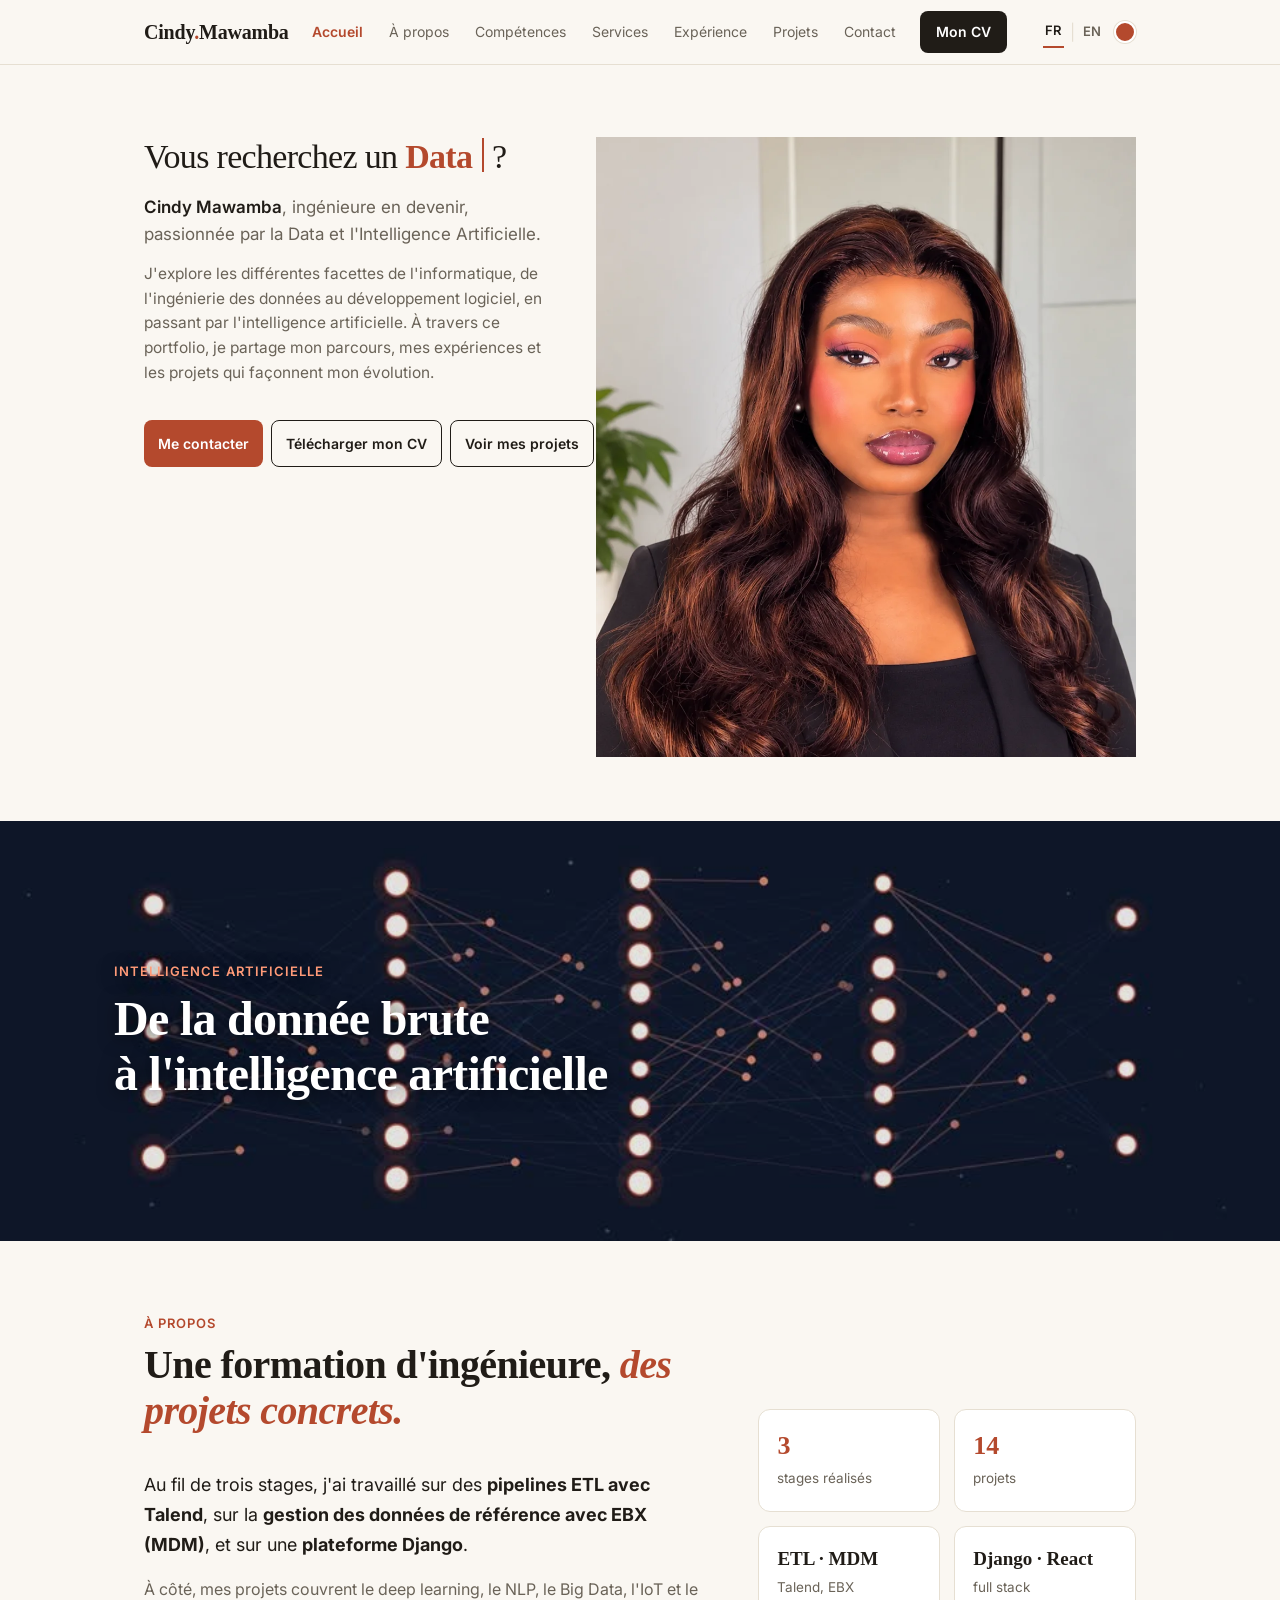
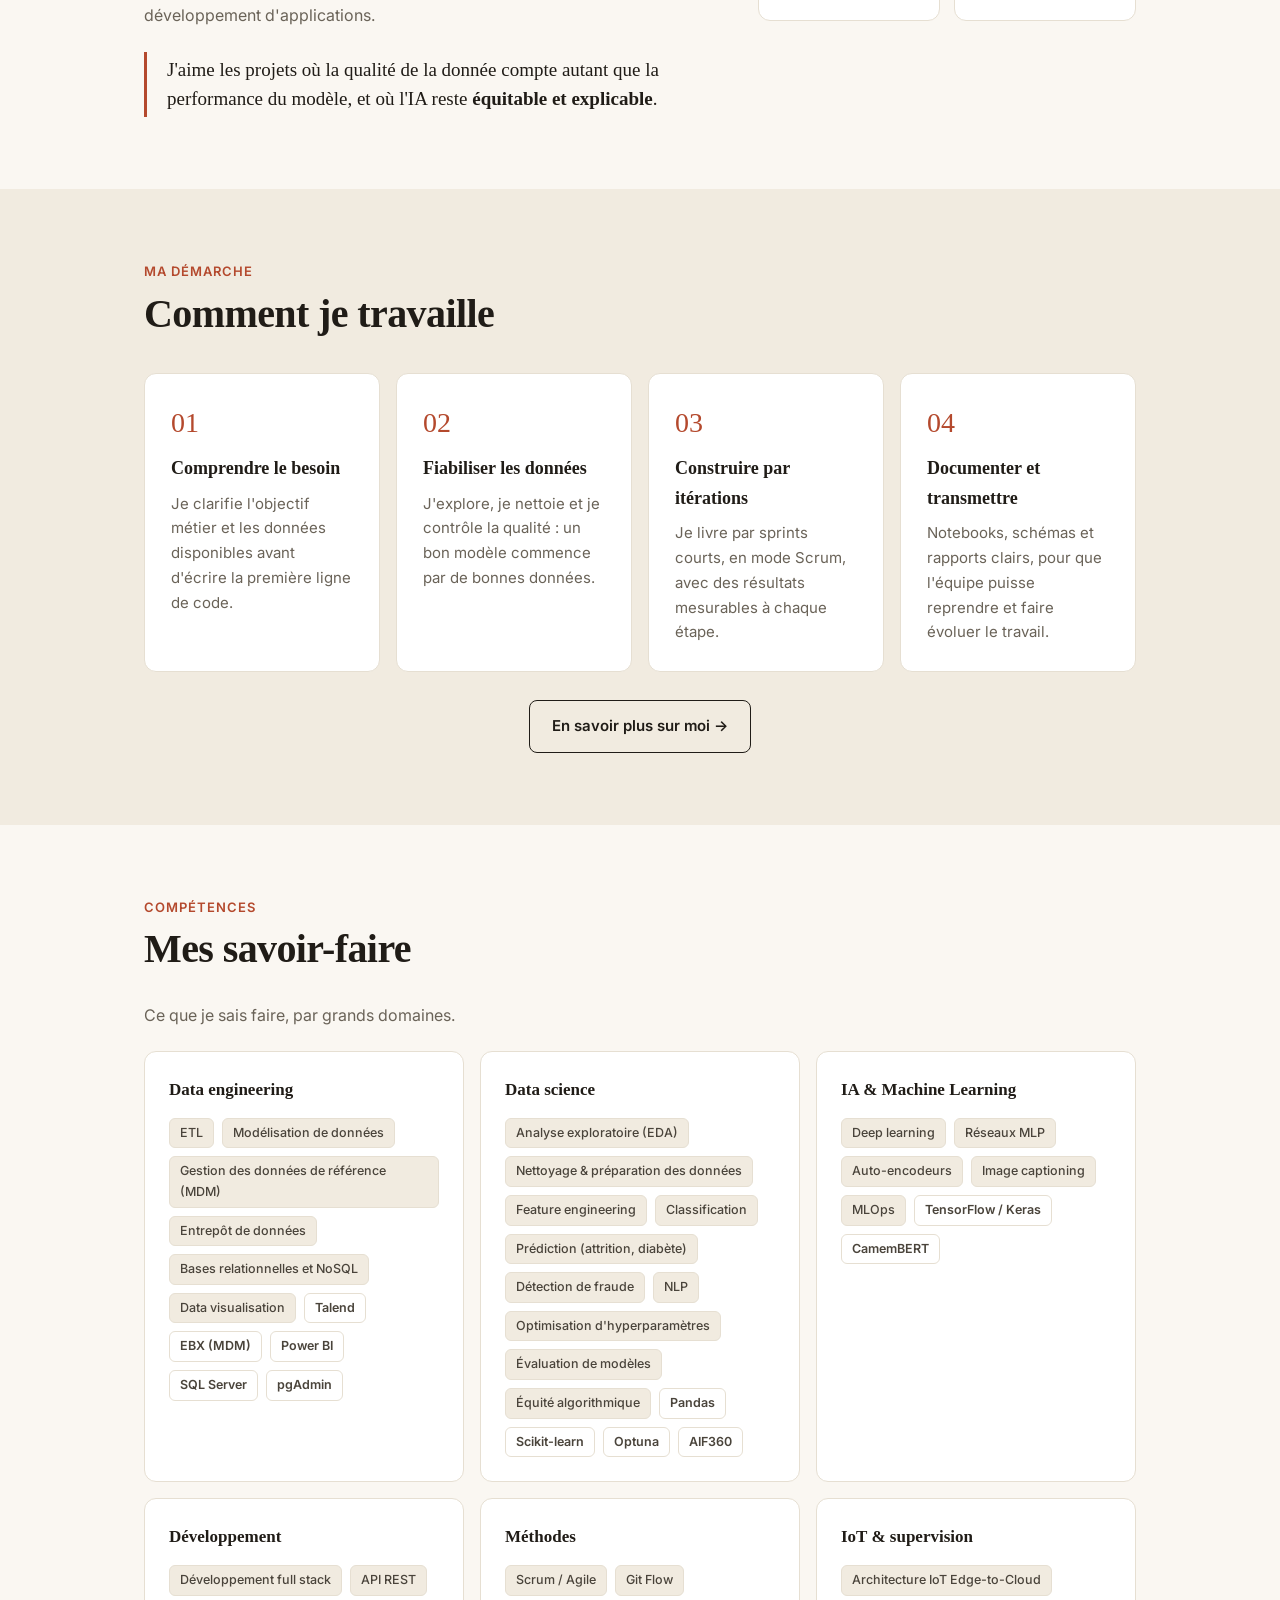
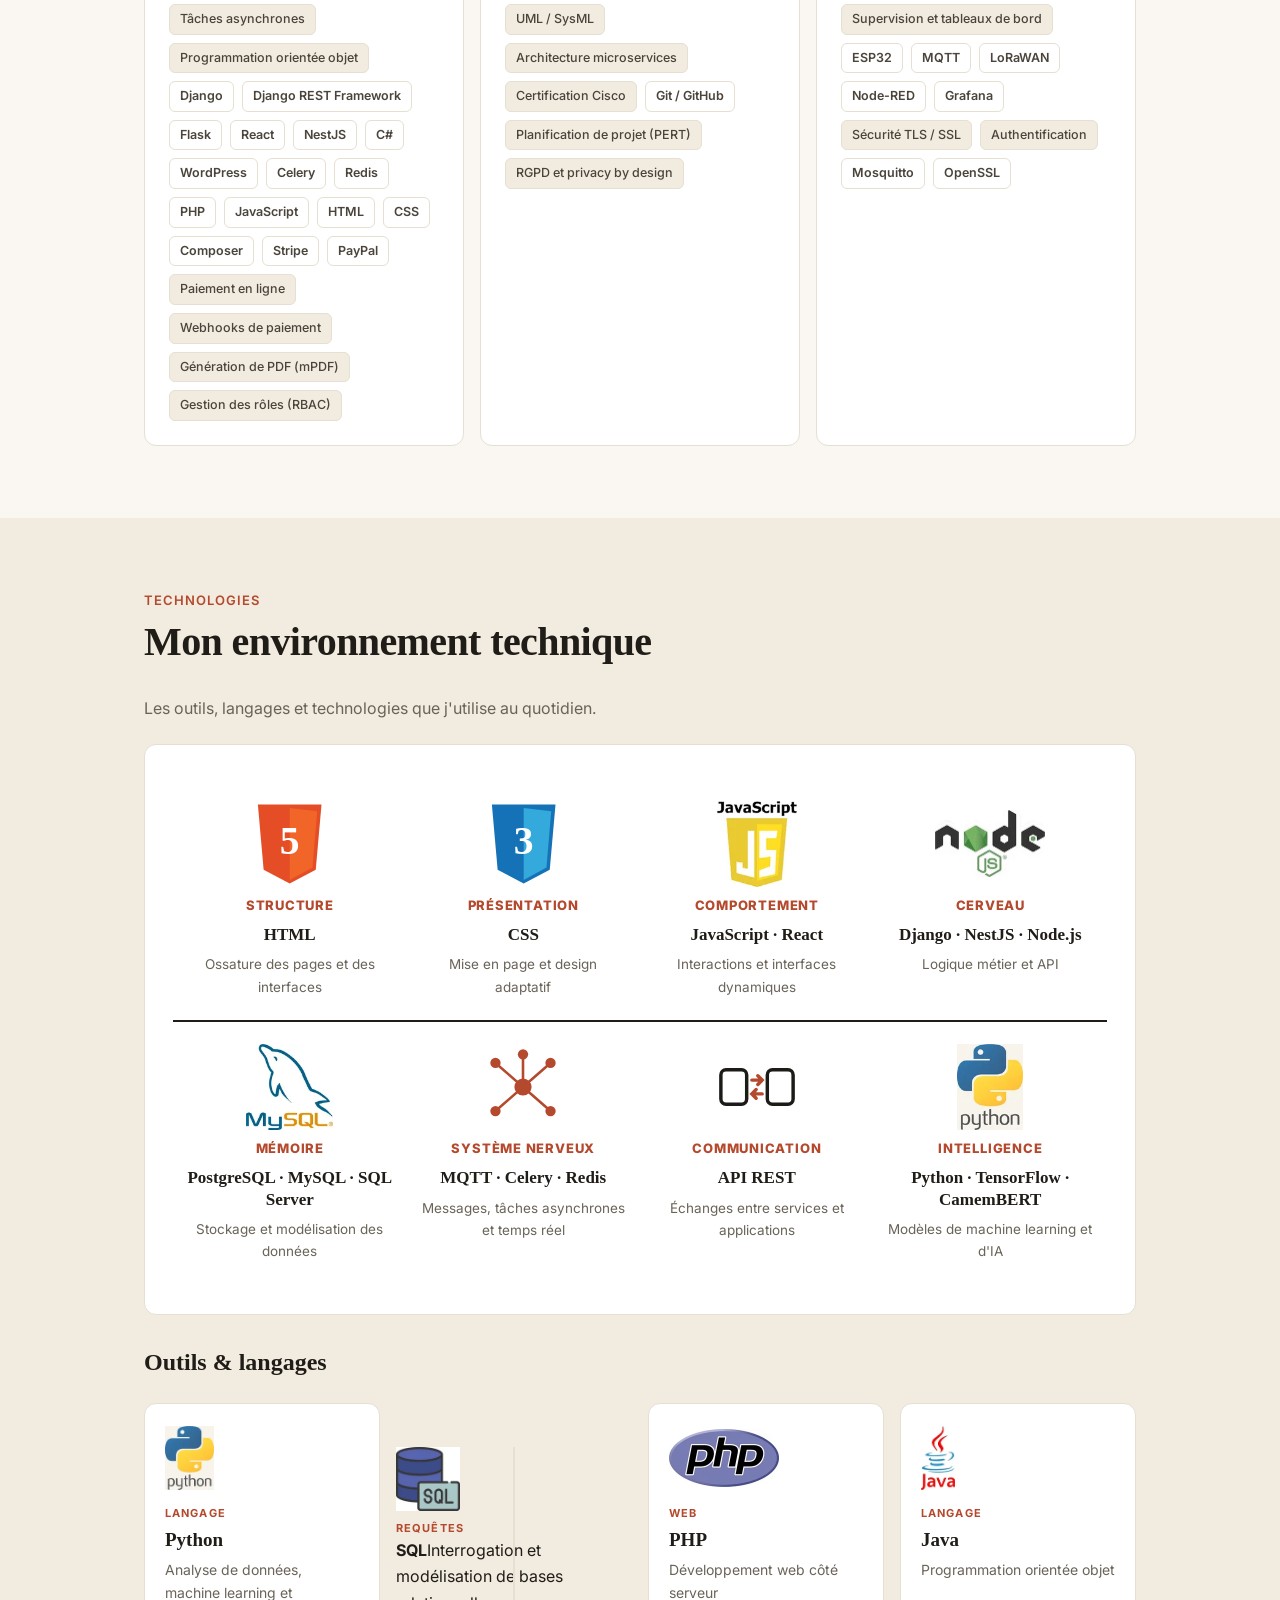
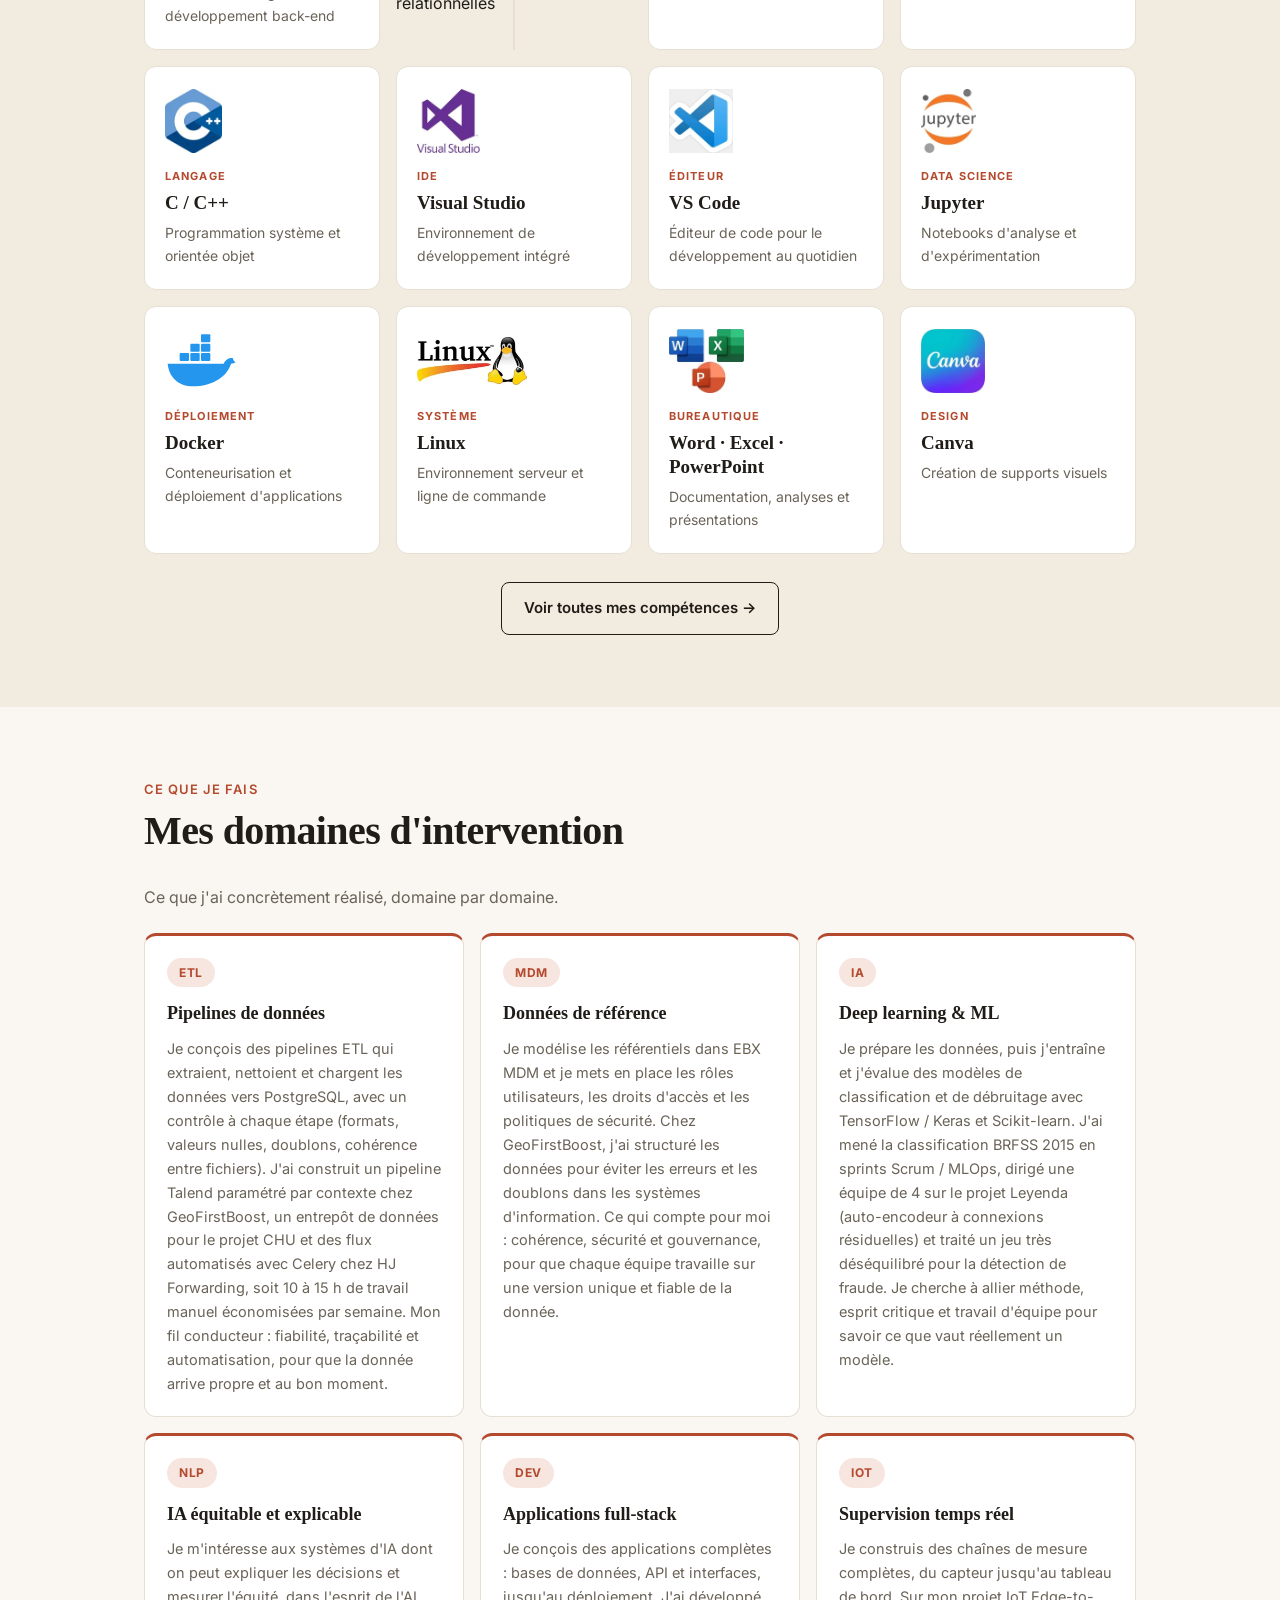
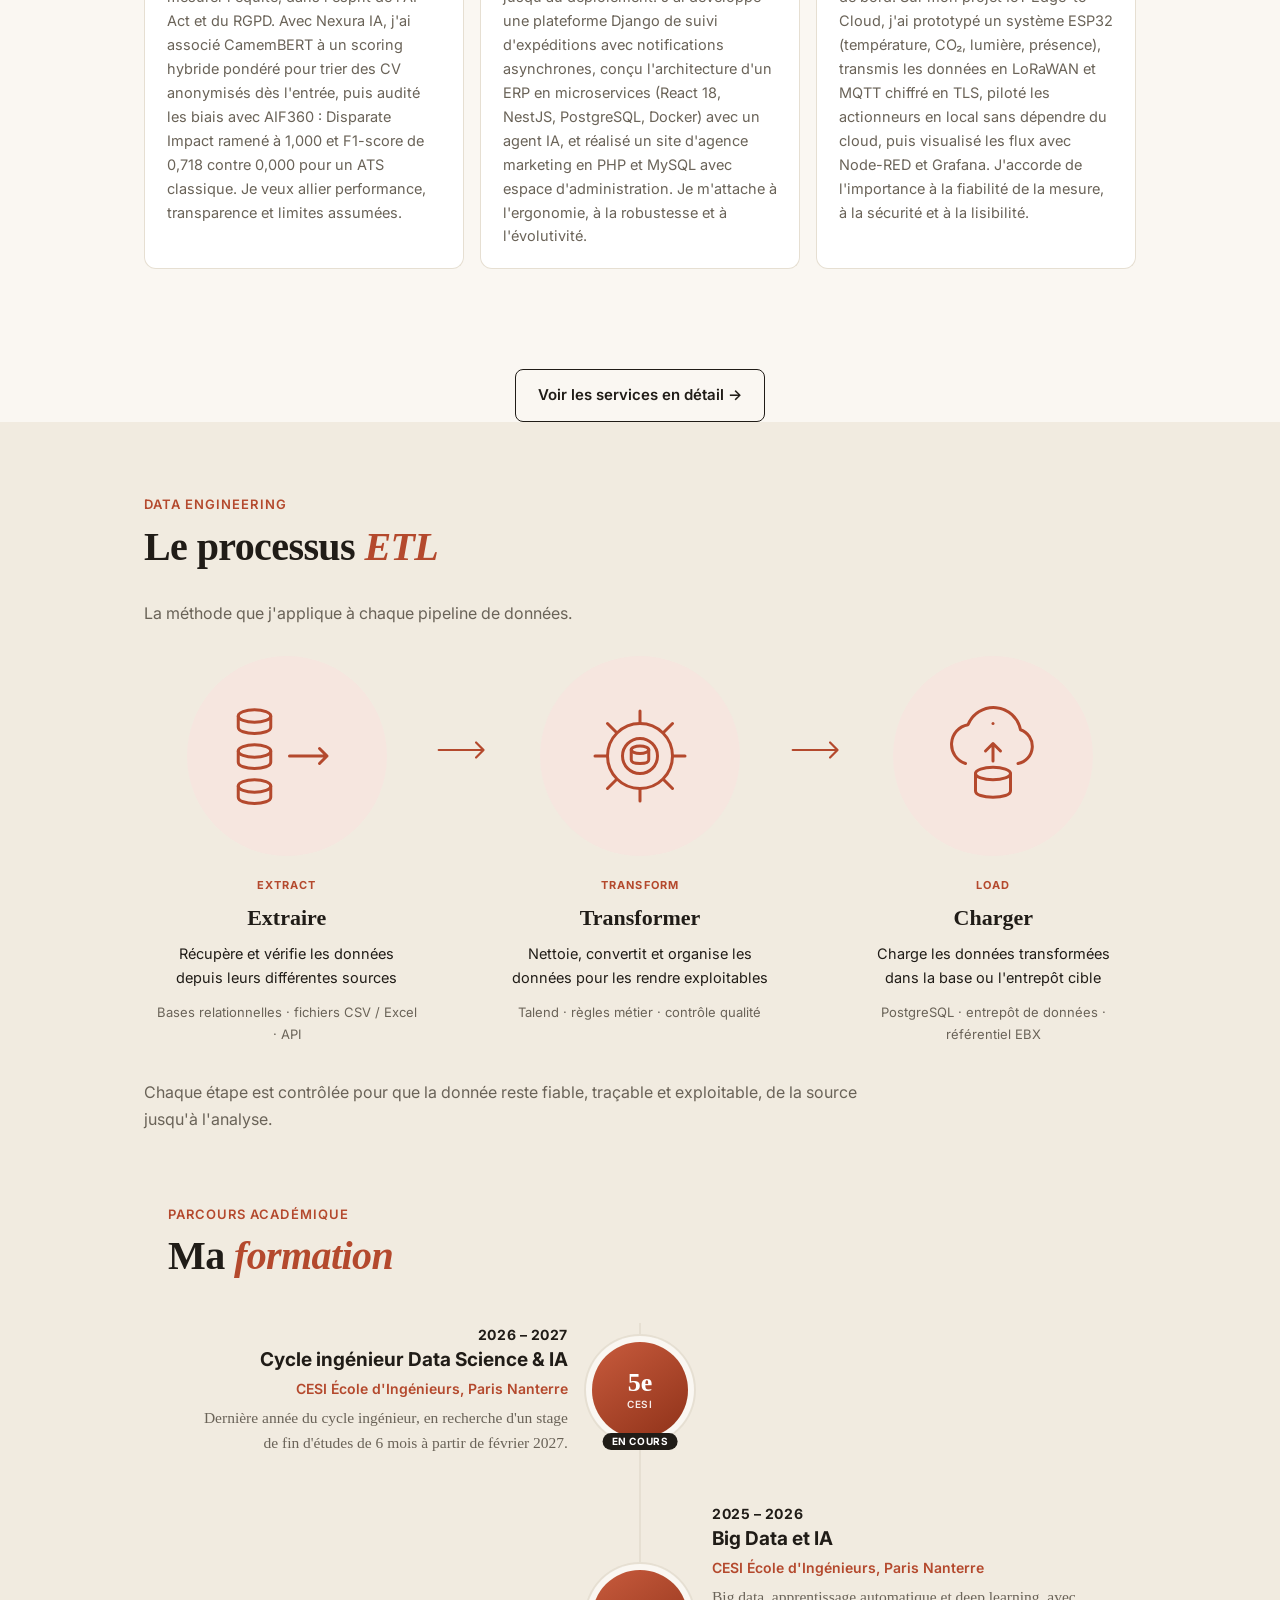
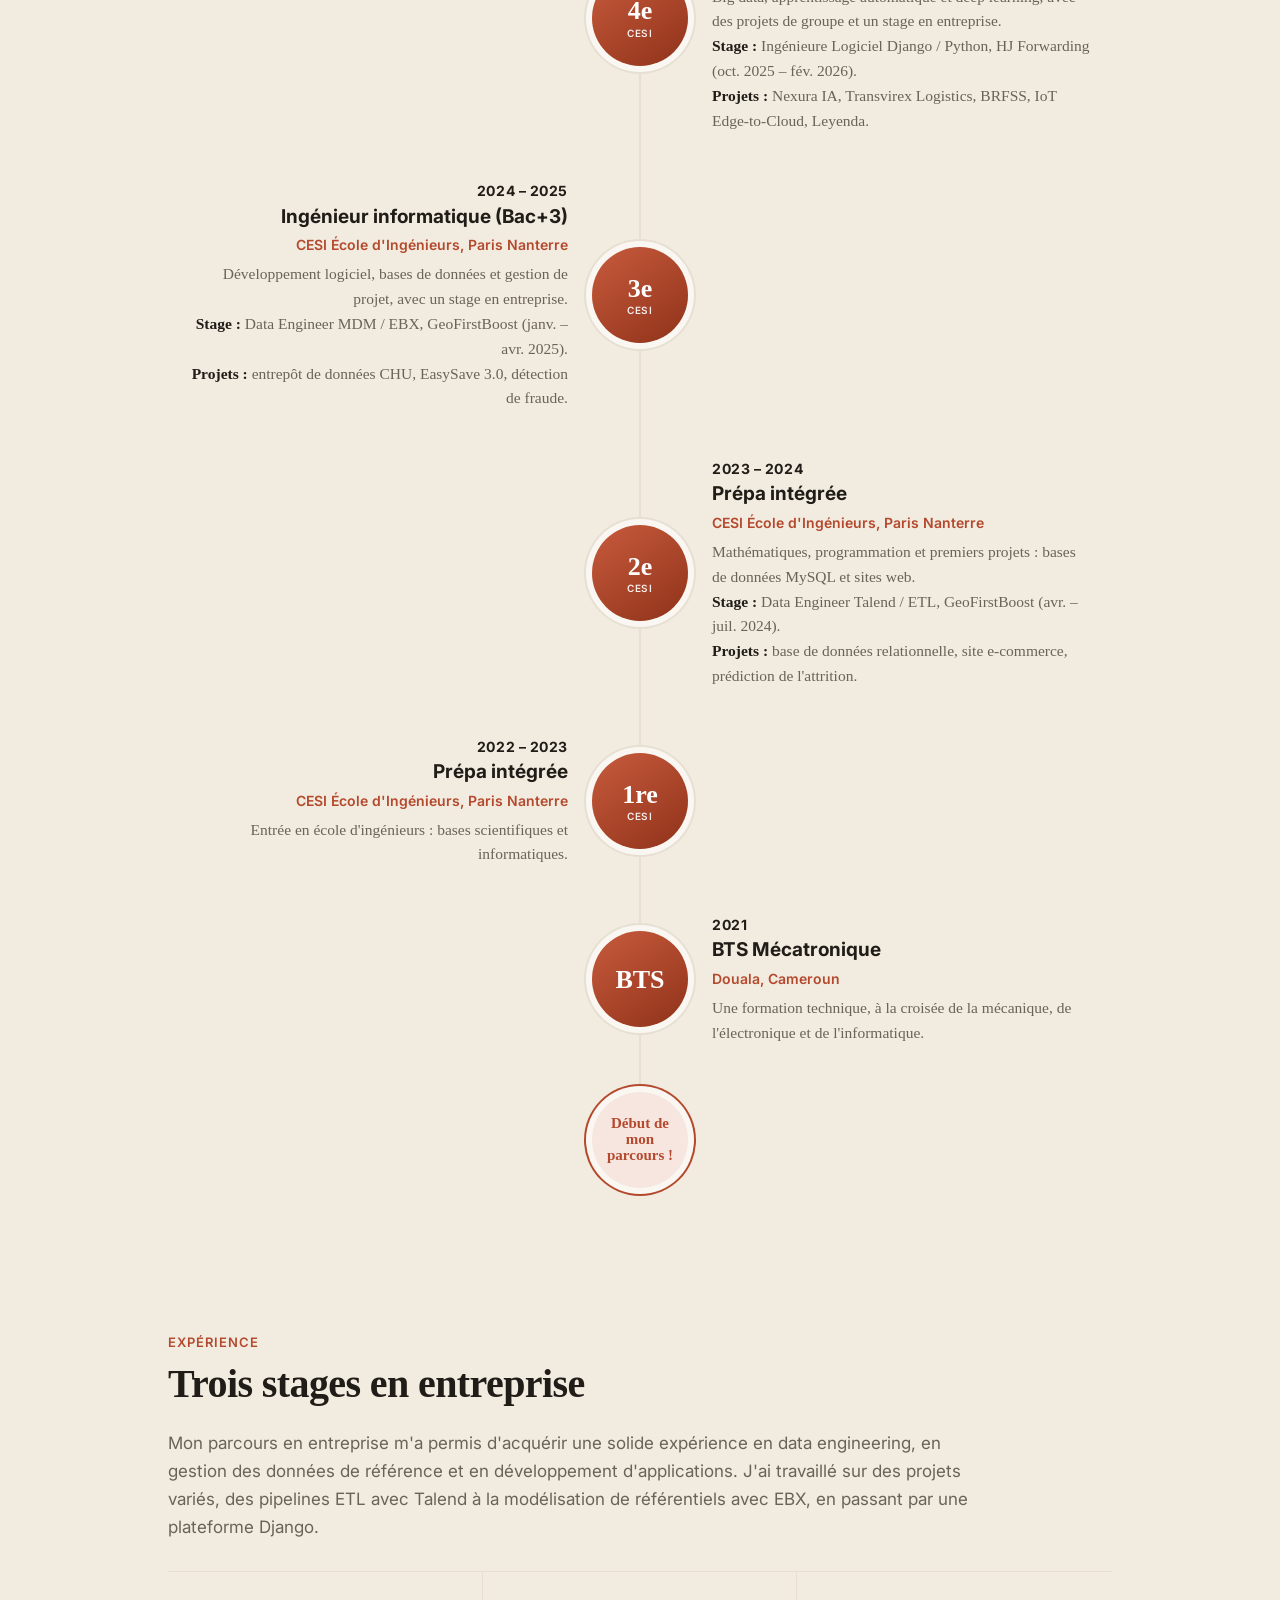
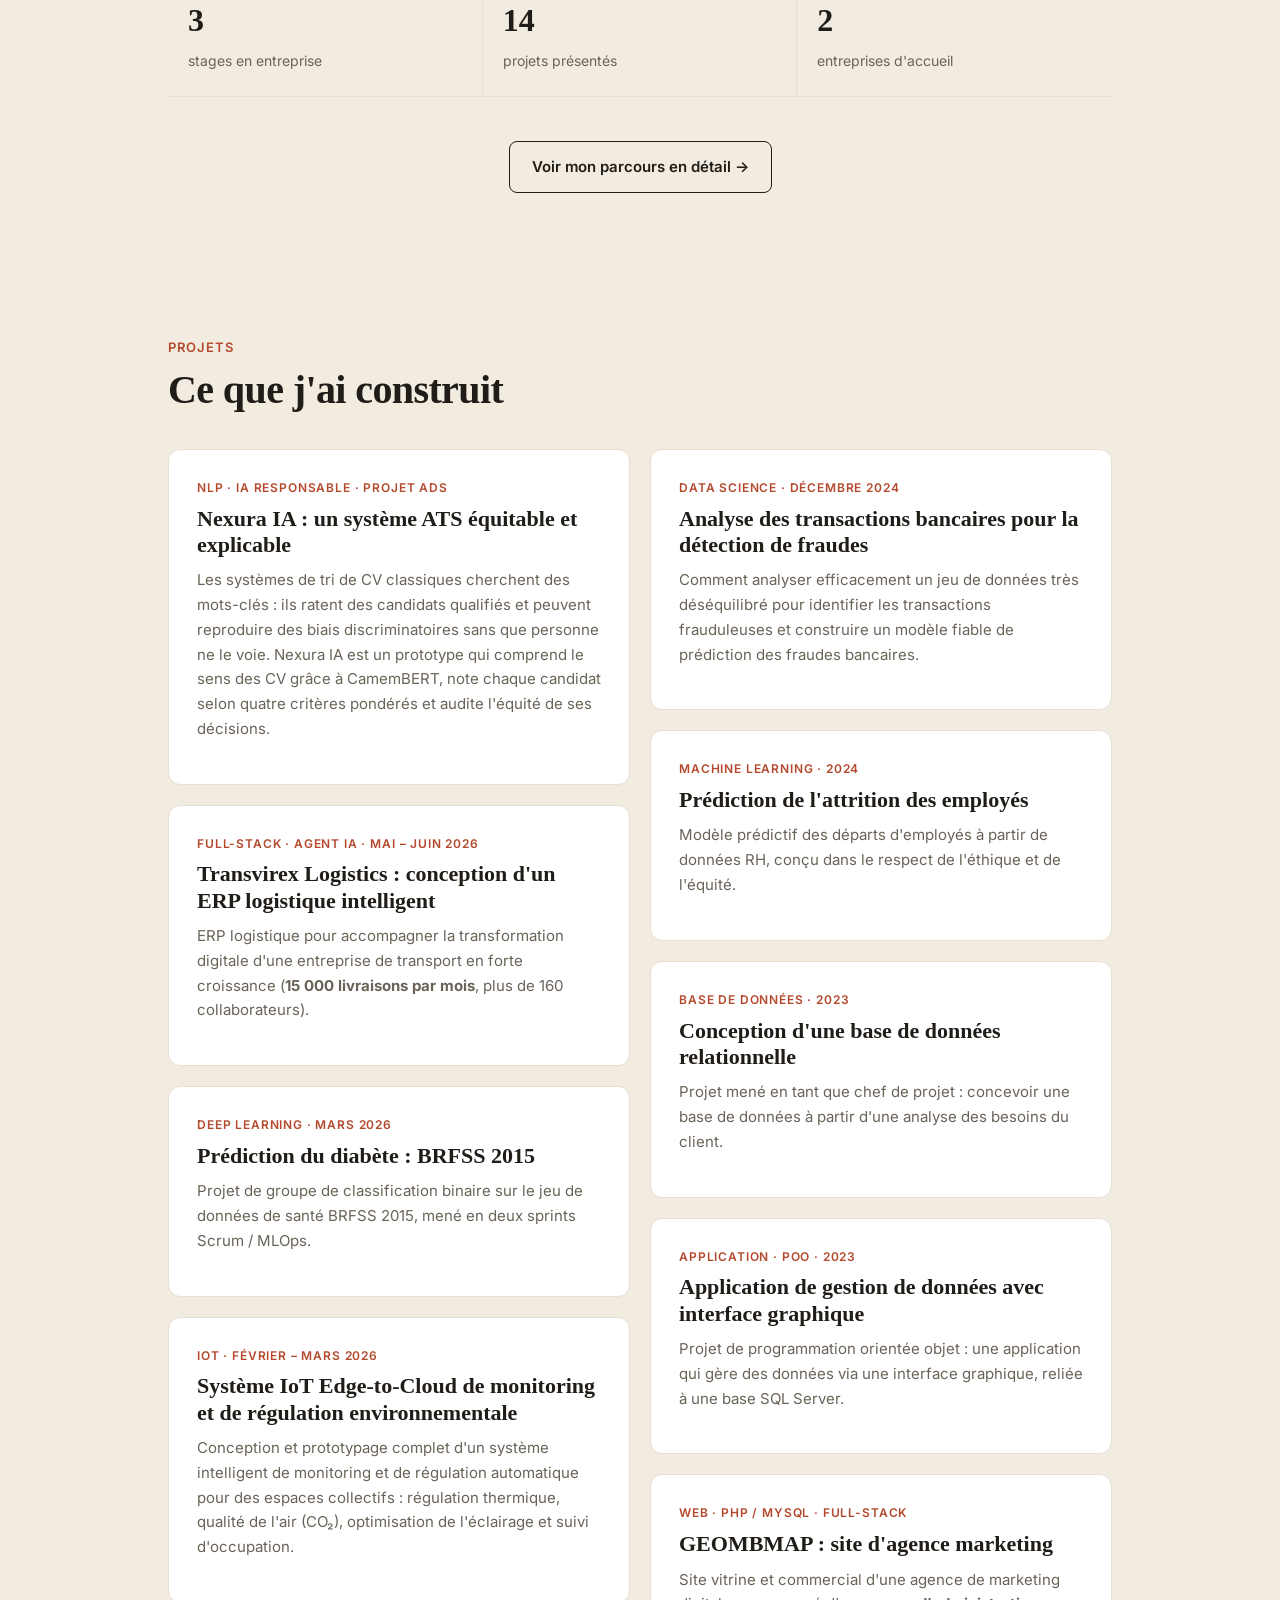
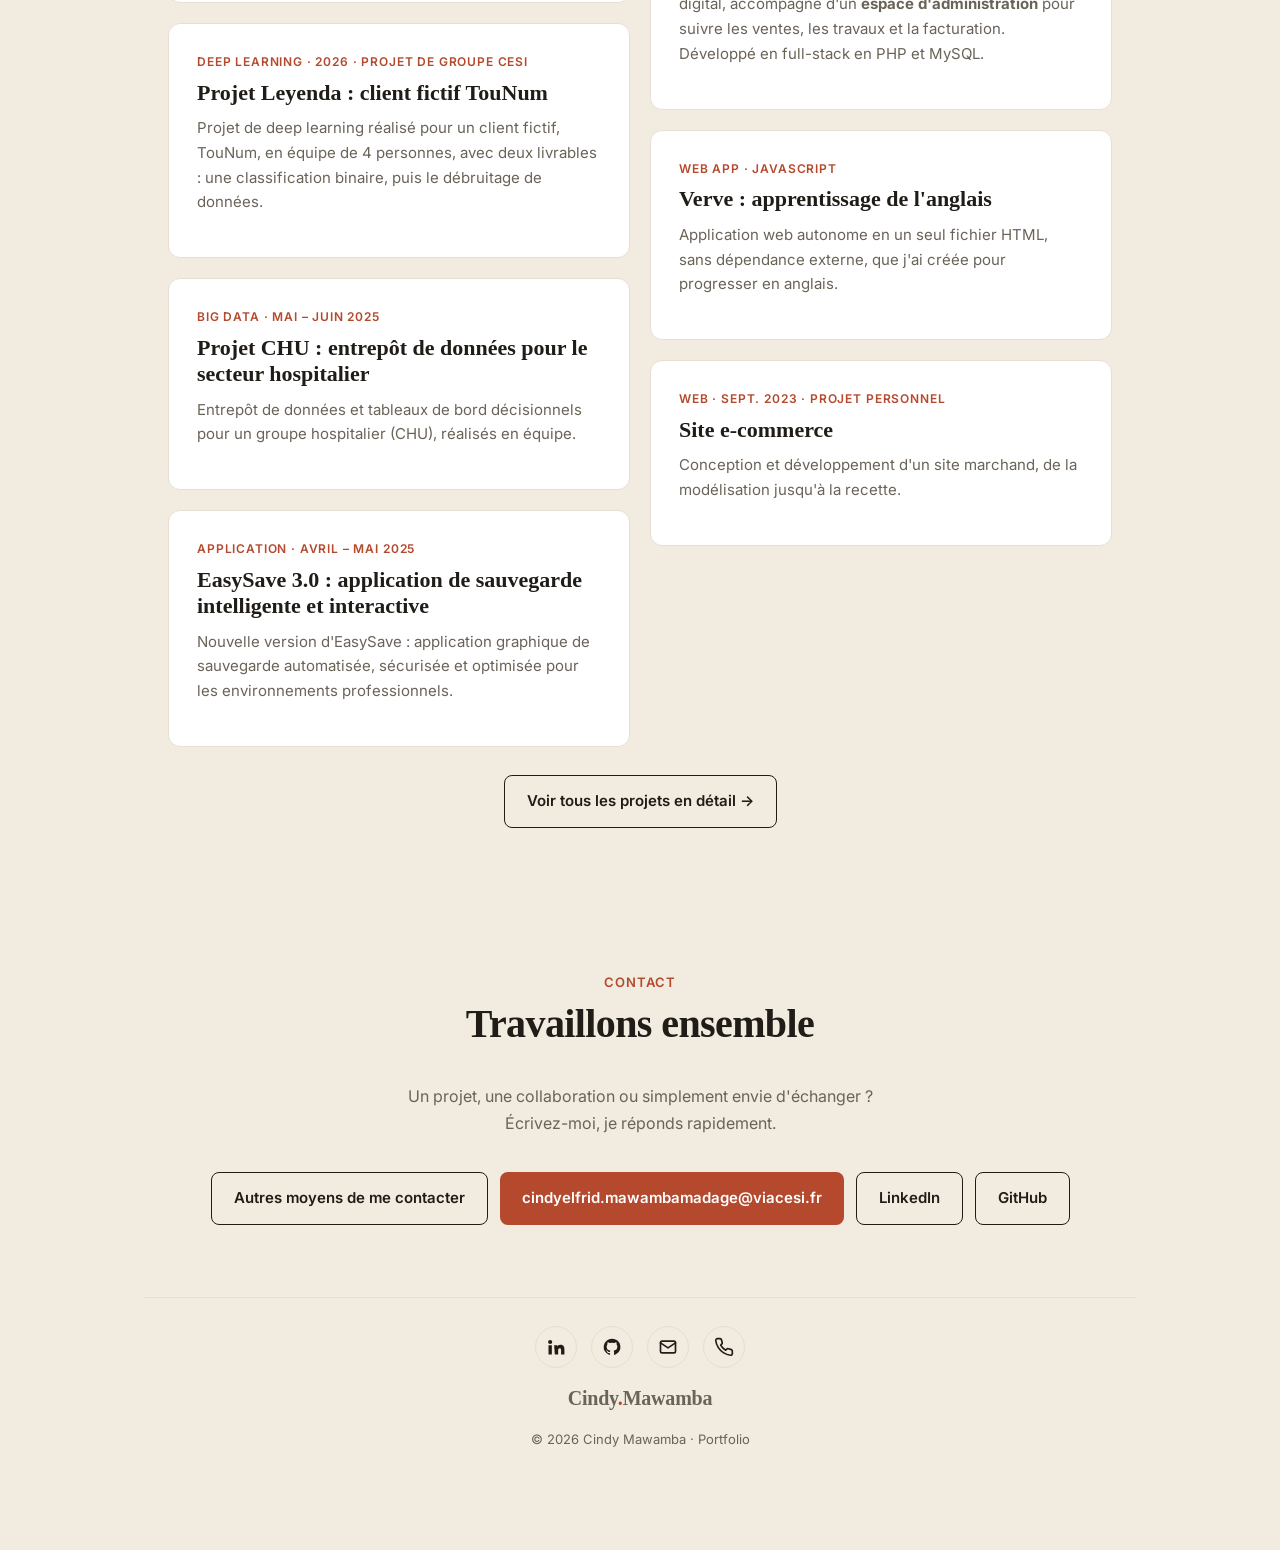
<file: index.html>
<!DOCTYPE html>
<html lang="fr">
<head>
<meta charset="utf-8">
<meta name="viewport" content="width=device-width, initial-scale=1">
<title>Cindy Mawamba | Portfolio</title>
<meta name="description" content="Portfolio de Cindy Mawamba, élève ingénieure en Data Science & IA (CESI) : pipelines ETL, MDM, deep learning, IA responsable et développement full-stack.">
<link rel="preconnect" href="https://fonts.googleapis.com">
<link rel="preconnect" href="https://fonts.gstatic.com" crossorigin>
<link href="https://fonts.googleapis.com/css2?family=Inter:wght@400;500;600;700&family=Poppins:wght@600;700;800&family=JetBrains+Mono:wght@400;500&display=swap" rel="stylesheet">
<style>
:root{
  --bg:#faf7f2; --bg2:#f1ebe0; --card:#ffffff; --line:#e6dfd2;
  --text:#201c17; --muted:#6a6358; --accent:#b4492d; --accent-soft:#f6e6df; --accent-dark:#98391f; --accent-deep:#7d2f19;
  --radius:12px;
}
*{box-sizing:border-box;margin:0;padding:0}
html{scroll-behavior:smooth}
body{font-family:'Inter',system-ui,sans-serif;background:var(--bg);color:var(--text);line-height:1.65;-webkit-font-smoothing:antialiased}
a{color:inherit;text-decoration:none}
.wrap{max-width:1040px;margin:0 auto;padding:0 24px}
nav{position:sticky;top:0;z-index:20;background:rgba(250,247,242,.92);backdrop-filter:blur(8px);border-bottom:1px solid var(--line)}
nav .wrap{display:flex;align-items:center;justify-content:space-between;height:64px}
.logo{font-family:'Times New Roman',Times,serif;font-weight:600;font-size:20px;letter-spacing:-.01em}
.logo span{color:var(--accent)}
nav ul{display:flex;gap:26px;list-style:none;font-size:14px;color:var(--muted)}
nav ul a:hover{color:var(--accent)}
.navcta{padding:9px 16px;font-size:14px;border-radius:8px;background:var(--text);color:#fff;font-weight:600;white-space:nowrap}
.navcta:hover{background:var(--accent)}
.hero{padding:96px 0 72px}
.hero-grid{display:grid;grid-template-columns:1fr 1.25fr;gap:48px;align-items:center}
.hero-photo img{display:block;width:100%;height:auto;border-radius:20px;border:1px solid var(--line);box-shadow:0 18px 40px rgba(60,40,20,.15);object-fit:cover;aspect-ratio:3/2}
@media(min-width:821px){.hero{padding:72px 0 64px}.hero-grid{grid-template-columns:1fr 540px;gap:40px;align-items:stretch}
.hero-text{display:flex;flex-direction:column;justify-content:space-between;gap:16px}
.hero .hero-text h1{font-size:46px;white-space:nowrap;margin:0;line-height:1.05}
.hero .hero-text .hero-role{font-size:20px;line-height:1.3;margin:0}
.hero .hero-text .lead{font-size:15.5px;line-height:1.6;margin:0}
.hero .hero-text .cta{margin:0;gap:10px;flex-wrap:wrap}.hero .hero-text .cta .btn{padding:11px 16px;font-size:14px;white-space:nowrap}
.hero-photo{display:block}.hero-photo img{width:100%;height:100%;aspect-ratio:auto;object-fit:cover;object-position:center}}
@media(max-width:820px){.hero-grid{grid-template-columns:1fr;gap:28px}.hero-photo{order:-1}.hero-photo img{width:100%;border-radius:16px;aspect-ratio:4/3;object-position:25% 30%}}

.tag{display:inline-block;font-size:13px;font-weight:600;letter-spacing:.08em;text-transform:uppercase;color:var(--accent);margin-bottom:22px}
h1{font-family:'Times New Roman',Times,serif;font-size:clamp(38px,7vw,66px);line-height:1.08;letter-spacing:-.02em;font-weight:600}
h1 em{font-style:italic;color:var(--accent)}
.lead{max-width:620px;margin-top:24px;font-size:19px;color:var(--muted)}
.cta{display:flex;flex-wrap:wrap;gap:12px;margin-top:36px}
.btn{display:inline-flex;align-items:center;gap:8px;padding:13px 22px;border-radius:8px;font-weight:600;font-size:15px;transition:.2s}
.btn.primary{background:var(--accent);color:#fff}
.btn.primary:hover{background:var(--accent-dark)}
.btn.ghost{border:1px solid var(--text);color:var(--text)}
.btn.ghost:hover{background:var(--text);color:#fff}
.stats{display:grid;grid-template-columns:repeat(3,1fr);gap:0;margin-top:64px;border-top:1px solid var(--line);border-bottom:1px solid var(--line)}
.stat{padding:22px 20px;border-right:1px solid var(--line)}
.stat:last-child{border-right:0}
.stats-exp{margin-top:0;margin-bottom:44px}
.stat b{display:block;font-family:'Times New Roman',Times,serif;font-size:32px;font-weight:600;color:var(--text)}
.stat span{font-size:14px;color:var(--muted)}
section{padding:72px 0}
section.alt{background:var(--bg2)}
.eyebrow{font-size:13px;font-weight:600;letter-spacing:.08em;text-transform:uppercase;color:var(--accent);margin-bottom:8px}
h2{font-family:'Times New Roman',Times,serif;font-size:clamp(28px,4vw,40px);letter-spacing:-.015em;line-height:1.15;font-weight:600;margin-bottom:36px}
.about{display:grid;grid-template-columns:1.5fr 1fr;gap:48px;align-items:center}
.about h2 em{font-style:italic;color:var(--accent)}
.about-lead{font-size:18px;color:var(--text)!important}
.about-quote{margin-top:24px;padding:4px 0 4px 20px;border-left:3px solid var(--accent);font-family:'Times New Roman',Times,serif;font-size:19px;line-height:1.5;color:var(--text)}
.about-tiles{display:grid;grid-template-columns:1fr 1fr;gap:14px}
.atile{background:var(--card);border:1px solid var(--line);border-radius:var(--radius);padding:22px 18px;display:flex;flex-direction:column;gap:6px}
.atile b{font-family:'Times New Roman',Times,serif;font-size:26px;line-height:1.1;color:var(--accent);font-weight:600}
.atile:nth-child(n+3) b{font-size:19px;color:var(--text)}
.atile span{font-size:13.5px;color:var(--muted)}
@media(max-width:800px){.about{grid-template-columns:1fr;gap:28px}}
.about p{color:var(--muted);margin-bottom:16px}
.about p strong{color:var(--text)}
.facts{list-style:none;background:var(--card);border:1px solid var(--line);border-radius:var(--radius);padding:24px;align-self:start}
.facts li{padding:10px 0;border-bottom:1px solid var(--line);font-size:15px;display:flex;justify-content:space-between;gap:16px}
.facts li:last-child{border:0}
.facts li span:first-child{color:var(--muted)}
.facts li span:last-child{text-align:right;font-weight:500}
.services{display:grid;grid-template-columns:repeat(auto-fit,minmax(290px,1fr));gap:16px}
.service{background:var(--card);border:1px solid var(--line);border-radius:var(--radius);padding:26px}
.service .ico{display:inline-block;font-size:12px;font-weight:700;letter-spacing:.06em;text-transform:uppercase;color:var(--accent);background:var(--accent-soft);padding:4px 10px;border-radius:6px;margin-bottom:14px}
.service h3{font-family:'Times New Roman',Times,serif;font-size:19px;font-weight:600;margin-bottom:8px}
.service p{color:var(--muted);font-size:15px}
.skills{display:grid;grid-template-columns:repeat(auto-fit,minmax(240px,1fr));gap:16px}
.skill{background:var(--card);border:1px solid var(--line);border-radius:var(--radius);padding:24px}
.skill h3{font-family:'Times New Roman',Times,serif;font-size:17px;font-weight:600;margin-bottom:14px}
.chips{display:flex;flex-wrap:wrap;gap:8px}
.chip{font-size:12.5px;font-weight:500;padding:4px 10px;border-radius:6px;background:var(--bg2);border:1px solid var(--line);color:#4a443b}
.timeline{border-left:2px solid var(--line);padding-left:28px;display:grid;gap:40px}
.item{position:relative}
.item::before{content:"";position:absolute;left:-36px;top:8px;width:12px;height:12px;border-radius:50%;background:var(--accent);box-shadow:0 0 0 5px var(--bg)}
section.alt .item::before{box-shadow:0 0 0 5px var(--bg2)}
.item h3{font-family:'Times New Roman',Times,serif;font-size:21px;font-weight:600}
.item .meta{font-size:14px;font-weight:500;color:var(--accent);margin:4px 0 14px}
.item .ctx{color:var(--muted);margin-bottom:16px;font-size:15px}
.item ul{padding-left:18px;color:var(--muted);font-size:15px}
.item li{margin-bottom:7px}
.item li strong{color:var(--text);font-weight:600}
.item .chips{margin-top:16px}
.mission-grid{display:grid;grid-template-columns:1.6fr 1fr;gap:28px}
.mission-grid h4,.proj h4{font-size:12px;font-weight:700;text-transform:uppercase;letter-spacing:.08em;color:var(--text);margin-bottom:8px}
.impact{background:var(--accent-soft);border-radius:10px;padding:16px 18px;align-self:start}
.impact ul{list-style:none;padding:0}
.impact li{color:var(--text);margin-bottom:8px}
.impact li b{color:var(--accent);font-family:'Times New Roman',Times,serif;font-size:19px}
.sub-title{font-family:'Times New Roman',Times,serif;font-size:1.5rem;margin:40px 0 20px;color:var(--text)}
.sub-title span{font-family:"Inter",sans-serif;font-size:.7rem;font-weight:600;letter-spacing:.08em;text-transform:uppercase;color:var(--accent);margin-left:10px;border:1px solid var(--accent);border-radius:99px;padding:3px 10px;vertical-align:middle}
.projects{display:grid;grid-template-columns:repeat(auto-fit,minmax(310px,1fr));gap:20px}
.proj{background:var(--card);border:1px solid var(--line);border-radius:var(--radius);padding:28px;display:flex;flex-direction:column;transition:.2s}
.proj:hover{border-color:var(--accent);box-shadow:0 8px 24px rgba(32,28,23,.07)}
.proj .kind{font-size:12px;font-weight:600;color:var(--accent);text-transform:uppercase;letter-spacing:.07em}
.proj h3{font-family:'Times New Roman',Times,serif;font-size:22px;font-weight:600;margin:8px 0 10px;line-height:1.2}
.proj p{color:var(--muted);font-size:15px;margin-bottom:14px}
.proj ul{padding-left:18px;color:var(--muted);font-size:14.5px;margin-bottom:16px;flex:1}
.proj li{margin-bottom:6px}
.proj li strong{color:var(--text);font-weight:600}
.proj .result{font-size:14px;font-weight:500;margin-bottom:16px;padding:10px 12px;background:var(--accent-soft);border-radius:8px;color:var(--accent-deep)}
.proj.featured{grid-column:1/-1;padding:32px}
.projects{display:block;column-width:310px;column-gap:20px}
.projects .proj{break-inside:avoid;-webkit-column-break-inside:avoid;margin-bottom:20px;display:flex}
.projects .proj.featured{column-span:all}
.proj.featured h3{font-size:26px}
.metrics{display:grid;grid-template-columns:repeat(auto-fit,minmax(190px,1fr));gap:12px;margin:6px 0 22px}
.metrics div{background:var(--accent-soft);border-radius:10px;padding:14px 16px}
.metrics b{display:block;font-family:'Times New Roman',Times,serif;font-size:26px;font-weight:600;color:var(--accent);line-height:1.25}
.metrics span{font-size:13px;color:#5b4036;line-height:1.4;display:block;margin-top:2px}
.proj .note{font-size:13.5px;color:var(--muted);border-left:3px solid var(--line);padding-left:12px;margin-bottom:16px}
.shots-title{margin-top:20px}
.shots{display:grid;grid-template-columns:repeat(auto-fill,minmax(210px,1fr));gap:12px;margin:8px 0 8px}
.shot{background:var(--card);border:1px solid var(--line);border-radius:10px;padding:0;overflow:hidden;cursor:zoom-in;text-align:left;font:inherit;color:inherit;transition:.2s}
.shot:hover,.shot:focus-visible{border-color:var(--accent);box-shadow:0 6px 18px rgba(32,28,23,.08);outline:none}
.shot img{display:block;width:100%;aspect-ratio:16/10;object-fit:cover;object-position:top;background:#fff;border-bottom:1px solid var(--line)}
.shot.contain img{object-fit:contain;object-position:center}
.shot span{display:block;padding:8px 10px;font-size:12.5px;line-height:1.4;color:var(--muted)}
.item .note,.proj .note{font-size:13px;color:var(--muted);border-left:3px solid var(--line);padding-left:12px;margin:10px 0 16px}
#lb{position:fixed;inset:0;background:rgba(20,16,12,.9);display:none;align-items:center;justify-content:center;flex-direction:column;z-index:50;padding:24px;cursor:zoom-out}
#lb.open{display:flex}
#lb img{max-width:100%;max-height:80vh;border-radius:8px;background:#fff}
#lb p{color:#fff;margin-top:14px;font-size:14px;text-align:center;max-width:720px}
.poster-sec{padding:72px 0 88px}
.poster{--pn:#06112a;--cy:#4cc9f0;--mint:#7ee8c1;--gold:#f6b94a;max-width:980px;margin:0 auto;border-radius:22px;padding:34px 34px 30px;color:#fff;position:relative;overflow:hidden;
  background:linear-gradient(rgba(76,201,240,.05) 1px,transparent 1px) 0 0/36px 36px,linear-gradient(90deg,rgba(76,201,240,.05) 1px,transparent 1px) 0 0/36px 36px,radial-gradient(ellipse at 50% 0%,#12306b 0%,#08142f 55%,#050d22 100%);
  box-shadow:0 24px 60px rgba(5,13,34,.35)}
.p-term{display:flex;align-items:center;gap:8px;background:rgba(6,17,42,.8);border:1px solid rgba(76,201,240,.25);border-radius:12px;padding:12px 16px;font-family:'JetBrains Mono',monospace;font-size:14px;color:#cfe6ff}
.p-term i{width:11px;height:11px;border-radius:50%;display:inline-block}
.p-term i:nth-child(1){background:#ff5f57}.p-term i:nth-child(2){background:#febc2e}.p-term i:nth-child(3){background:#28c840}
.p-term span{margin-left:8px;overflow:hidden;text-overflow:ellipsis;white-space:nowrap}
.p-alert{text-align:center;font-family:'JetBrains Mono',monospace;font-size:13px;letter-spacing:.18em;color:var(--gold);margin:26px 0 4px}
.poster .p-title{font-family:'Poppins',sans-serif;font-weight:800;font-size:clamp(44px,10vw,104px);line-height:1.05;letter-spacing:.01em;text-align:center;color:#fff;margin:0;text-shadow:0 0 28px rgba(76,201,240,.55),0 0 60px rgba(76,201,240,.25)}
.p-sub{text-align:center;font-family:'Poppins',sans-serif;font-weight:700;letter-spacing:.2em;font-size:clamp(13px,2.4vw,22px);color:var(--cy);margin:6px 0 30px}
.p-sub b{color:var(--gold);margin:0 .35em}
.p-grid{display:grid;grid-template-columns:1fr minmax(220px,300px) 1fr;gap:26px;align-items:start}
.p-col h3{font-family:'JetBrains Mono',monospace;font-size:13px;letter-spacing:.22em;color:var(--mint);margin:0 0 12px;padding-bottom:8px;border-bottom:1px solid rgba(126,232,193,.25);font-weight:500}
.p-col.right h3{text-align:right}
.p-col ul{list-style:none;display:grid;gap:10px}
.p-col li{background:rgba(20,48,96,.55);border:1px solid rgba(76,201,240,.28);border-radius:10px;padding:12px 14px;font-weight:700;font-size:14.5px;letter-spacing:.02em;text-transform:uppercase}
.p-col.right li{background:rgba(70,52,18,.5);border-color:rgba(246,185,74,.4);color:#ffe3a8}
.p-photo{position:relative;aspect-ratio:3/4;border:2px solid #2f7bd8;border-radius:6px;background:linear-gradient(160deg,#0f2a58,#07142e);display:grid;place-items:center;box-shadow:0 0 30px rgba(47,123,216,.35)}
.p-photo::before,.p-photo::after{content:"";position:absolute;width:34px;height:34px;border:3px solid var(--mint)}
.p-photo::before{top:-10px;left:-10px;border-right:0;border-bottom:0}
.p-photo::after{bottom:-10px;right:-10px;border-left:0;border-top:0}
.p-photo img{width:100%;height:100%;object-fit:cover;display:block}
.p-photo .mono{font-family:'Poppins',sans-serif;font-weight:800;font-size:72px;color:rgba(76,201,240,.85);text-shadow:0 0 24px rgba(76,201,240,.5)}
.p-photo .scan{position:absolute;top:12px;left:12px;font-family:'JetBrains Mono',monospace;font-size:12px;background:rgba(6,17,42,.8);border:1px solid rgba(126,232,193,.4);color:var(--mint);padding:4px 10px;border-radius:6px}
.p-name{width:min(100%,360px);margin:26px auto 0;text-align:center;font-family:'Poppins',sans-serif;font-weight:700;letter-spacing:.08em;font-size:22px;padding:12px 0;border-radius:10px;background:linear-gradient(90deg,#2f6fe0,#4cb8f5)}
.p-reward{margin-top:26px;display:flex;align-items:center;gap:14px;background:linear-gradient(90deg,#f6b94a,#f3a533);color:#1b1305;border-radius:12px;padding:12px 16px;font-family:'Poppins',sans-serif;font-weight:800;font-size:clamp(14px,2.6vw,24px);letter-spacing:.03em;text-transform:uppercase}
.p-reward span{background:#101a33;color:var(--gold);font-family:'JetBrains Mono',monospace;font-size:12px;letter-spacing:.2em;padding:8px 12px;border-radius:8px;white-space:nowrap}
.p-icons{display:grid;grid-template-columns:repeat(4,1fr);gap:12px;margin:26px 0 24px;text-align:center}
.p-icons div{font-family:'Poppins',sans-serif;font-weight:700;letter-spacing:.14em;font-size:13px}
.p-icons svg{display:block;margin:0 auto 10px;width:46px;height:46px;stroke:var(--cy);fill:none;stroke-width:1.8;stroke-linecap:round;stroke-linejoin:round}
.p-cta{display:flex;flex-wrap:wrap;align-items:center;justify-content:center;gap:10px 18px;border:2px solid rgba(126,232,193,.55);border-radius:12px;padding:14px 18px;background:rgba(18,60,56,.35)}
.p-cta b{font-family:'Poppins',sans-serif;font-weight:700;letter-spacing:.12em;color:var(--mint);font-size:20px}
.p-cta span{font-weight:600;font-size:15px}
.p-cta a{background:var(--mint);color:#052018;font-weight:700;font-size:14px;padding:9px 16px;border-radius:8px}
.p-cta a:hover{background:#fff}
@media (max-width:820px){
  .poster{padding:22px 18px}
  .p-grid{grid-template-columns:1fr}
  .p-photo{width:min(260px,70%);margin:0 auto;order:-1}
  .p-col.right h3{text-align:left}
  .p-icons{grid-template-columns:1fr 1fr}
}
.steps{display:grid;grid-template-columns:repeat(auto-fit,minmax(220px,1fr));gap:16px;counter-reset:s}
.step{background:var(--card);border:1px solid var(--line);border-radius:var(--radius);padding:26px;counter-increment:s}
.step::before{content:"0" counter(s);font-family:'Times New Roman',Times,serif;font-size:28px;color:var(--accent)}
.step h3{font-family:'Times New Roman',Times,serif;font-size:18px;font-weight:600;margin:8px 0}
.step p{color:var(--muted);font-size:15px}

.short-board{background:#fff;border:1px solid var(--line);border-radius:var(--radius);padding:34px 28px 30px;margin-bottom:28px}
.sb-title{font-family:'Times New Roman',Times,serif;font-size:clamp(24px,3.4vw,34px);font-weight:700;text-align:center;margin-bottom:30px}
.sb-title em{font-style:normal;color:#2d8fd5}
.short-grid{display:grid;grid-template-columns:repeat(4,1fr);gap:0}
.sh{display:flex;flex-direction:column;align-items:center;text-align:center;padding:22px 14px;gap:8px}
.sh:nth-child(n+5){border-top:2px solid var(--text)}
.sh-ic{height:86px;display:flex;align-items:center;justify-content:center}
.sh-ic img,.sh-ic svg{max-height:86px;max-width:110px;width:auto;height:86px;object-fit:contain}
.sh-lab{font-size:13px;font-weight:800;letter-spacing:.06em;text-transform:uppercase;color:var(--accent)}
.sh b{font-family:'Times New Roman',Times,serif;font-size:17px;line-height:1.25}
.sh span{font-size:13.5px;color:var(--muted)}
@media(max-width:900px){.short-grid{grid-template-columns:repeat(2,1fr)}.sh:nth-child(n+3){border-top:1px solid var(--line)}.sh:nth-child(n+5){border-top:1px solid var(--line)}}
.foot{display:flex;flex-direction:column;align-items:center;gap:14px}
.foot-social{display:flex;gap:14px}
.foot-social a{width:42px;height:42px;border-radius:50%;border:1px solid var(--line);display:flex;align-items:center;justify-content:center;color:var(--text);transition:.2s}
.foot-social a:hover{background:var(--accent);color:#fff;border-color:var(--accent)}
.foot-social svg{width:20px;height:20px}
.ia-band{position:relative;height:420px;overflow:hidden;background:#0e1628;display:flex;align-items:center}
.ia-band video{position:absolute;inset:0;width:100%;height:100%;object-fit:cover;opacity:.9}
.ia-over{position:relative;z-index:1;max-width:1100px;margin:0 auto;padding:0 24px;width:100%;text-shadow:0 2px 18px rgba(0,0,0,.6)}
.ia-over h2{color:#fff;margin-bottom:0;font-size:clamp(28px,4.4vw,48px)}
.ia-over .eyebrow{color:#ff9a78}
@media(max-width:700px){.ia-band{height:320px}}
.tech-groups{margin-top:34px}
.chip.tech{background:#fff;border:1px solid var(--line);font-weight:600}
.tg{margin-bottom:18px}
.tg h4{font-size:12px;font-weight:700;letter-spacing:.1em;text-transform:uppercase;color:var(--accent);margin-bottom:10px}
.tp-row{display:flex;flex-wrap:wrap;gap:10px}
.tp{display:flex;align-items:center;background:var(--card);border:1px solid var(--line);border-radius:999px;padding:8px 16px}
.tp-m{width:30px;height:30px;border-radius:8px;color:#fff;font-size:12px;font-weight:700;display:flex;align-items:center;justify-content:center;font-family:Inter,sans-serif}
.tp b{font-size:14px;font-weight:600}
.etl-flow{display:grid;grid-template-columns:1fr auto 1fr auto 1fr auto 1fr;gap:10px;align-items:stretch}
.etl-step{background:var(--card);border:1px solid var(--line);border-radius:var(--radius);padding:24px 20px;position:relative;display:flex;flex-direction:column;gap:6px}
.etl-n{position:absolute;top:14px;right:16px;font-family:'Times New Roman',Times,serif;font-size:30px;color:var(--line);font-weight:700}
.etl-ic svg{width:44px;height:44px}
.etl-en{font-size:11px;font-weight:700;letter-spacing:.1em;text-transform:uppercase;color:var(--accent);margin-top:8px}
.etl-step b{font-family:'Times New Roman',Times,serif;font-size:22px}
.etl-step p{font-size:14.5px;color:var(--text)}
.etl-step span{font-size:13px;color:var(--muted);margin-top:auto;padding-top:8px;border-top:1px dashed var(--line)}
.etl-arrow{display:flex;align-items:center;font-size:26px;color:var(--accent)}
.etl-note{margin-top:26px;color:var(--muted);max-width:760px}
.etl-flow{display:grid!important;grid-template-columns:1fr auto 1fr auto 1fr!important;gap:6px!important;align-items:start!important}
.etl-step{background:none!important;border:0!important;padding:8px 10px!important;align-items:center;text-align:center}
.etl-circle{width:200px;height:200px;border-radius:50%;background:var(--accent-soft);display:flex;align-items:center;justify-content:center;margin:0 auto 14px}
.etl-circle svg{width:150px;height:150px}
.etl-en{margin-top:0!important}
.etl-step p{max-width:270px}
.etl-step span{border-top:0!important;margin-top:6px!important;padding-top:0!important}
.etl-arrow{padding-top:90px!important}
.etl-arrow svg{width:56px;height:24px}
@media(max-width:900px){.etl-flow{grid-template-columns:1fr!important}.etl-arrow{padding-top:0!important;justify-content:center;transform:rotate(90deg);height:30px}}
#etl h2 em{font-style:italic;color:var(--accent)}
@media(max-width:900px){.etl-flow{grid-template-columns:1fr}.etl-arrow{justify-content:center;transform:rotate(90deg);height:20px}}
.hero-role{font-family:'Times New Roman',Times,serif;font-size:clamp(20px,2.6vw,28px);color:var(--accent);font-style:italic;margin:-4px 0 18px}
@media(min-width:0px){.services{grid-template-columns:repeat(3,1fr)!important;gap:16px!important;max-width:none}}
.service{display:flex;flex-direction:column;gap:12px;padding:22px 22px 20px;border-top:3px solid var(--accent);position:relative;transition:.2s}
.service:hover{transform:translateY(-3px);box-shadow:0 10px 26px rgba(32,28,23,.08)}
.service .ico{align-self:flex-start;min-width:0;margin:0;font-size:12px;padding:5px 12px;border-radius:999px}
.svc-body h3{margin-bottom:8px;font-size:18px}
.svc-body ul{list-style:none;display:grid;gap:5px}
.svc-body li{color:var(--muted);font-size:14px;line-height:1.45;padding-left:16px;position:relative}
.svc-body li:before{content:"";position:absolute;left:0;top:.6em;width:6px;height:6px;border-radius:50%;background:var(--accent)}
@media(max-width:900px){.services{grid-template-columns:repeat(2,1fr)!important}}
@media(max-width:600px){.services{grid-template-columns:1fr!important}}
.exp-intro{max-width:820px;color:var(--muted);margin:-14px 0 30px;font-size:17px}
.tool-board{margin-top:8px}
.tool-title{font-family:'Times New Roman',Times,serif;font-size:24px;font-weight:700;margin-bottom:20px}
.tool-grid{display:grid;grid-template-columns:repeat(4,1fr);gap:16px}
.tl{background:var(--card);border:1px solid var(--line);border-radius:var(--radius);padding:22px 20px;display:flex;flex-direction:column;gap:6px}
.tl-ic{height:64px;display:flex;align-items:center;margin-bottom:8px}
.tl-ic img,.tl-ic svg{max-height:64px;max-width:110px;width:auto;object-fit:contain}
.tl-ic svg{height:56px}
.tl-lab{font-size:11px;font-weight:700;letter-spacing:.1em;text-transform:uppercase;color:var(--accent)}
.tl b{font-family:'Times New Roman',Times,serif;font-size:19px;line-height:1.25}
.tl span{font-size:14px;color:var(--muted)}
@media(max-width:900px){.tool-grid{grid-template-columns:repeat(2,1fr)}}
.logo-board{background:#fff;border:1px solid var(--line);border-radius:var(--radius);padding:32px 28px;margin-bottom:28px}
.lb-title{font-family:'Times New Roman',Times,serif;font-size:clamp(22px,3vw,30px);font-weight:700;text-align:center;margin-bottom:26px;letter-spacing:.01em}
.lb-title em{font-style:normal;color:var(--accent)}
.logo-grid{display:flex;flex-wrap:wrap;justify-content:center;gap:26px 10px}
.lg{width:calc(25% - 10px)}
.lb-title2{font-family:'Times New Roman',Times,serif;font-size:22px;font-weight:700;text-align:center;margin-bottom:22px}
.lg{display:flex;flex-direction:column;align-items:center;gap:10px;text-align:center}
.lg-img{height:84px;width:100%;display:flex;align-items:center;justify-content:center}
.lg-img svg{height:70px;width:auto;max-width:120px}
.lg-img img{max-height:84px;max-width:120px;width:auto;height:auto;object-fit:contain}
.lg span{font-size:12.5px;font-weight:700;letter-spacing:.06em;text-transform:uppercase;color:var(--text)}
@media(max-width:700px){.lg{width:calc(50% - 10px)}.logo-board{padding:24px 16px}}
.brief{display:grid;grid-template-columns:repeat(4,1fr);gap:16px;margin-top:8px}
.brief .tile{background:var(--card);border:1px solid var(--line);border-radius:var(--radius);padding:22px 20px}
.brief .tile small{display:block;font-size:11px;font-weight:700;letter-spacing:.1em;text-transform:uppercase;color:var(--accent);margin-bottom:6px}
.brief .tile b{display:block;font-family:'Times New Roman',Times,serif;font-size:20px;line-height:1.25;margin-bottom:8px}
.brief .tile span{font-size:14px;color:var(--muted)}
@media(max-width:900px){.brief{grid-template-columns:repeat(2,1fr)}}
.contact-cards{display:grid;grid-template-columns:repeat(3,1fr);gap:16px;margin:36px auto 28px;max-width:900px;text-align:center}
.contact-cards .cc{background:var(--card);border:1px solid var(--line);border-radius:var(--radius);padding:22px 16px}
.contact-cards .cc small{display:block;font-size:11px;font-weight:700;letter-spacing:.1em;text-transform:uppercase;color:var(--accent);margin-bottom:6px}
.contact-cards .cc b{display:block;font-family:'Times New Roman',Times,serif;font-size:18px;word-break:break-word}
.contact-cards .cc span{display:block;font-size:14px;color:var(--muted);margin-top:6px}
.contact-cards a{color:inherit}
.cform{max-width:900px;margin:0 auto 28px;background:var(--card);border:1px solid var(--line);border-radius:var(--radius);padding:30px;text-align:left}
.cform h3{font-family:'Times New Roman',Times,serif;font-size:22px;margin-bottom:16px}
.cform input,.cform textarea{width:100%;font:inherit;padding:13px 14px;margin-bottom:12px;border:1px solid var(--line);border-radius:8px;background:var(--bg);color:var(--text)}
.cform input:focus,.cform textarea:focus{outline:2px solid var(--accent);outline-offset:1px}
.cform textarea{min-height:130px;resize:vertical}
.cform .count{font-size:13px;color:var(--muted);margin:-4px 0 14px}
.cform button{cursor:pointer;border:0;font:inherit;font-weight:600}
.cmap{max-width:900px;margin:0 auto;border-radius:var(--radius);overflow:hidden;border:1px solid var(--line)}
.cmap iframe{display:block;width:100%;height:300px;border:0}
@media(max-width:700px){.contact-cards{grid-template-columns:1fr}.cform{padding:22px}}
.contact{text-align:center}
.contact p{color:var(--muted);max-width:520px;margin:0 auto 32px}
.contact .cta{justify-content:center}
footer{padding:28px 0;border-top:1px solid var(--line);text-align:center;font-size:13px;color:var(--muted)}
.reveal{opacity:0;transform:translateY(14px);transition:opacity .5s ease,transform .5s ease}
.reveal.in{opacity:1;transform:none}
@media (prefers-reduced-motion:reduce){.reveal{opacity:1;transform:none;transition:none}html{scroll-behavior:auto}}
@media (max-width:760px){
  nav ul{display:none}
  .mission-grid{grid-template-columns:1fr}
  .stats{grid-template-columns:1fr 1fr}
  .stat:nth-child(2){border-right:0}
  .stat:nth-child(-n+2){border-bottom:1px solid var(--line)}
  .stat:nth-child(3){grid-column:1/-1}
  .hero{padding:64px 0 48px}
}
nav ul a.active{color:var(--accent);font-weight:600}
@media(max-width:900px){nav .wrap{height:auto;flex-wrap:wrap;padding-top:10px;padding-bottom:4px;row-gap:4px}nav ul{display:flex!important;order:3;width:100%;overflow-x:auto;gap:20px;padding:8px 0 10px;white-space:nowrap}.navcta{padding:7px 12px}}
.hook{font-family:'Times New Roman',Times,serif;font-size:clamp(24px,3.1vw,34px);line-height:1.2;font-weight:500;margin:0 0 14px;color:var(--text)}
.hook .tw{font-weight:700;border-right:2px solid var(--text);padding-right:2px;animation:blink 1s steps(1) infinite}
@keyframes blink{50%{border-color:transparent}}
@media (prefers-reduced-motion:reduce){.hook .tw{animation:none}}
.hook-sub{font-size:17px;line-height:1.6;color:var(--muted);margin:0 0 18px;max-width:34em}
.hook-sub b{color:var(--text);font-weight:600}
.fmtl{position:relative;max-width:900px;margin:44px auto 0}
.fmtl::before{content:"";position:absolute;left:50%;top:0;bottom:0;width:2px;background:var(--line);transform:translateX(-50%)}
.fm-i{position:relative;display:grid;grid-template-columns:1fr 96px 1fr;align-items:center;column-gap:24px;margin-bottom:46px;opacity:0;transform:translateY(16px);transition:opacity .6s ease,transform .6s ease}
.fm-i.in{opacity:1;transform:none}
.fm-c{grid-column:2;grid-row:1;width:96px;height:96px;border-radius:50%;display:flex;align-items:center;justify-content:center;text-align:center;font-family:'Times New Roman',Times,serif;font-weight:600;font-size:26px;line-height:1.05;color:#fff;background:linear-gradient(145deg,#c85b3d,#8f3219);box-shadow:0 0 0 6px var(--bg),0 0 0 8px var(--line);position:relative;z-index:1}
.fm-c span{color:inherit}.fm-c small{display:block;font-family:'Inter',sans-serif;font-size:10px;font-weight:600;letter-spacing:.08em;text-transform:uppercase;opacity:.9;margin-top:3px}
.fm-t{grid-row:1;text-align:right}
.fm-i:nth-child(odd) .fm-t{grid-column:1}
.fm-i:nth-child(even) .fm-t{grid-column:3;text-align:left}
.fm-date{font-size:14px;font-weight:700;letter-spacing:.04em;color:var(--text)}
.fm-t h3{font-family:'Inter',sans-serif;font-size:19px;font-weight:700;margin:2px 0 4px;line-height:1.3}
.fm-school{font-size:14px;font-weight:600;color:var(--accent);margin-bottom:6px}
.fm-t p{font-family:'Times New Roman',Times,serif;font-size:15.5px;line-height:1.6;color:var(--muted);margin:0}
.fm-now .fm-c::after{content:"En cours";position:absolute;bottom:-12px;left:50%;transform:translateX(-50%);font-family:'Inter',sans-serif;font-size:10px;font-weight:700;letter-spacing:.06em;text-transform:uppercase;background:var(--text);color:#fff;border-radius:99px;padding:3px 9px;white-space:nowrap}
.fm-start .fm-c{background:var(--accent-soft);color:var(--accent);font-size:15px;box-shadow:0 0 0 6px var(--bg),0 0 0 8px var(--accent);padding:10px}
.fm-start{margin-bottom:0}
@media (max-width:700px){.fmtl::before{left:36px}.fm-i{grid-template-columns:72px 1fr;column-gap:18px}.fm-c{grid-column:1;width:72px;height:72px;font-size:20px}.fm-i:nth-child(n) .fm-t{grid-column:2;text-align:left}.fm-start .fm-c{font-size:11px}}
@media (prefers-reduced-motion:reduce){.fm-i{opacity:1;transform:none;transition:none}}
.hero-photo img{aspect-ratio:4/5!important;object-position:center 20%!important;max-height:620px}
@media(max-width:820px){.hero-photo img{aspect-ratio:4/5!important;max-height:480px;margin:0 auto}}
.hero-photo img{border:0!important;border-radius:0!important;box-shadow:none!important}
.hero .hero-text .cta{flex-wrap:nowrap!important;gap:8px}
.hero .hero-text .cta .btn{padding:11px 14px;font-size:14px;flex:0 1 auto}
@media(max-width:420px){.hero .hero-text .cta{gap:5px}.hero .hero-text .cta .btn{padding:10px 7px;font-size:11.5px;white-space:nowrap;justify-content:center}}
h1.hook{margin:0 0 14px!important;padding:0}
.hero .hero-text .hook-sub{margin:0 0 14px;font-size:17px}
.hero .hero-text .lead{margin:0 0 12px!important}
.hero .hero-text .cta{margin-top:22px}
.hero .hero-text{justify-content:flex-start;gap:0}
.hero .hero-text h1.hook{font-size:clamp(26px,3vw,34px);white-space:normal;line-height:1.2;margin:0 0 16px}

.svc-body p{color:var(--muted);font-size:14.5px;line-height:1.65}
.hook .caret{display:inline-block;width:2px;height:1em;background:var(--text);margin-left:2px;vertical-align:-.12em;animation:blink 1s steps(1) infinite}
@media (prefers-reduced-motion:reduce){.hook .caret{animation:none}}
.hook b{font-weight:700}
.hook{min-height:2.5em}
.hook .rot{font-weight:700;color:var(--accent)}
.hook .caret{background:var(--accent)}
h1.hook{min-height:1.25em}@media(max-width:600px){h1.hook{min-height:2.45em}}
.sec-sub{color:var(--muted);font-size:16px;margin:-6px 0 22px;max-width:640px}
.fm-x{font-size:14px;margin-top:6px;color:var(--muted)}.fm-x b{color:var(--text)}
</style>
<link rel="stylesheet" href="responsive.css">
<script src="i18n.js"></script>
</head>
<body>
<nav>
  <div class="wrap">
    <a href="index.html" class="logo">Cindy<span>.</span>Mawamba</a>
    <ul><li><a href="index.html" class="active">Accueil</a></li><li><a href="a-propos.html">À propos</a></li><li><a href="competences.html">Compétences</a></li><li><a href="services.html">Services</a></li><li><a href="experience.html">Expérience</a></li><li><a href="projets.html">Projets</a></li><li><a href="contact.html">Contact</a></li></ul>
    <a class="navcta" href="CV_Cindy_Mawamba.pdf">Mon CV</a>
  </div>
</nav>

<header class="hero" id="top">
  <div class="wrap">
    <div class="hero-grid">
    <div class="hero-text">
    <h1 class="hook" aria-label="Vous recherchez un Data Analyst, un Data Engineer ou un DevOps ?"><span aria-hidden="true"><span id="twp"></span><span class="rot" id="twr"></span><span class="caret"></span><span id="tws"></span></span></h1>
    <p class="hook-sub"><b>Cindy Mawamba</b>, ingénieure en devenir, passionnée par la Data et l'Intelligence Artificielle.</p>
    <p class="lead">J'explore les différentes facettes de l'informatique, de l'ingénierie des données au développement logiciel, en passant par l'intelligence artificielle. À travers ce portfolio, je partage mon parcours, mes expériences et les projets qui façonnent mon évolution.</p>
    <div class="cta">
      <a class="btn primary" href="contact.html">Me contacter</a>
      <a class="btn ghost" href="CV_Cindy_Mawamba.pdf">Télécharger mon CV</a>
      <a class="btn ghost" href="projets.html">Voir mes projets</a>
    </div>
    </div>
    <div class="hero-photo"><img loading="lazy" decoding="async" src="img/cindy-portrait.webp" alt="Portrait de Cindy Mawamba" width="1000" height="1333"></div>
    </div>
  </div>
</header>

<section id="ia-video" class="ia-band">
  <video autoplay muted loop playsinline preload="metadata" poster="img/poster-ia.jpg" aria-hidden="true"><source src="ia-reseau-neurones.mp4" type="video/mp4"></video>
  <div class="ia-over"><div class="eyebrow">intelligence artificielle</div><h2>De la donnée brute<br>à l'intelligence artificielle</h2></div>
</section>

<section id="apropos">
  <div class="wrap about reveal">
    <div class="about-main">
      <div class="eyebrow">à propos</div>
      <h2>Une formation d'ingénieure, <em>des projets concrets.</em></h2>
      <p class="about-lead">Au fil de trois stages, j'ai travaillé sur des <strong>pipelines ETL avec Talend</strong>, sur la <strong>gestion des données de référence avec EBX (MDM)</strong>, et sur une <strong>plateforme Django</strong>.</p>
      <p>À côté, mes projets couvrent le deep learning, le NLP, le Big Data, l'IoT et le développement d'applications.</p>
      <blockquote class="about-quote">J'aime les projets où la qualité de la donnée compte autant que la performance du modèle, et où l'IA reste <strong>équitable et explicable</strong>.</blockquote>
    </div>
    <div class="about-tiles">
      <div class="atile"><b>3</b><span>stages réalisés</span></div>
      <div class="atile"><b>14</b><span>projets</span></div>
      <div class="atile"><b>ETL · MDM</b><span>Talend, EBX</span></div>
      <div class="atile"><b>Django · React</b><span>full stack</span></div>
    </div>
  </div>
</section>

<section id="demarche" class="alt">
  <div class="wrap reveal">
    <div class="eyebrow">ma démarche</div>
    <h2>Comment je travaille</h2>
    <div class="steps">
      <div class="step"><h3>Comprendre le besoin</h3><p>Je clarifie l'objectif métier et les données disponibles avant d'écrire la première ligne de code.</p></div>
      <div class="step"><h3>Fiabiliser les données</h3><p>J'explore, je nettoie et je contrôle la qualité : un bon modèle commence par de bonnes données.</p></div>
      <div class="step"><h3>Construire par itérations</h3><p>Je livre par sprints courts, en mode Scrum, avec des résultats mesurables à chaque étape.</p></div>
      <div class="step"><h3>Documenter et transmettre</h3><p>Notebooks, schémas et rapports clairs, pour que l'équipe puisse reprendre et faire évoluer le travail.</p></div>
    </div>
  </div>
<div class="wrap" style="text-align:center;margin-top:28px"><a class="btn ghost" href="a-propos.html">En savoir plus sur moi →</a></div>
</section>
<section id="competences">
  <div class="wrap reveal">
    <div class="eyebrow">compétences</div>
    <h2>Mes savoir-faire</h2>
    <p class="sec-sub">Ce que je sais faire, par grands domaines.</p>
    <div class="skills">
      <div class="skill">
        <h3>Data engineering</h3>
        <div class="chips"><span class="chip">ETL</span><span class="chip">Modélisation de données</span><span class="chip">Gestion des données de référence (MDM)</span><span class="chip">Entrepôt de données</span><span class="chip">Bases relationnelles et NoSQL</span><span class="chip">Data visualisation</span><span class="chip tech">Talend</span><span class="chip tech">EBX (MDM)</span><span class="chip tech">Power BI</span><span class="chip tech">SQL Server</span><span class="chip tech">pgAdmin</span></div>
      </div>
      <div class="skill">
        <h3>Data science</h3>
        <div class="chips"><span class="chip">Analyse exploratoire (EDA)</span><span class="chip">Nettoyage &amp; préparation des données</span><span class="chip">Feature engineering</span><span class="chip">Classification</span><span class="chip">Prédiction (attrition, diabète)</span><span class="chip">Détection de fraude</span><span class="chip">NLP</span><span class="chip">Optimisation d'hyperparamètres</span><span class="chip">Évaluation de modèles</span><span class="chip">Équité algorithmique</span><span class="chip tech">Pandas</span><span class="chip tech">Scikit-learn</span><span class="chip tech">Optuna</span><span class="chip tech">AIF360</span></div>
      </div>
      <div class="skill">
        <h3>IA &amp; Machine Learning</h3>
        <div class="chips"><span class="chip">Deep learning</span><span class="chip">Réseaux MLP</span><span class="chip">Auto-encodeurs</span><span class="chip">Image captioning</span><span class="chip">MLOps</span><span class="chip tech">TensorFlow / Keras</span><span class="chip tech">CamemBERT</span></div>
      </div>
      <div class="skill">
        <h3>Développement</h3>
        <div class="chips"><span class="chip">Développement full stack</span><span class="chip">API REST</span><span class="chip">Tâches asynchrones</span><span class="chip">Programmation orientée objet</span><span class="chip tech">Django</span><span class="chip tech">Django REST Framework</span><span class="chip tech">Flask</span><span class="chip tech">React</span><span class="chip tech">NestJS</span><span class="chip tech">C#</span><span class="chip tech">WordPress</span><span class="chip tech">Celery</span><span class="chip tech">Redis</span><span class="chip tech">PHP</span><span class="chip tech">JavaScript</span><span class="chip tech">HTML</span><span class="chip tech">CSS</span><span class="chip tech">Composer</span><span class="chip tech">Stripe</span><span class="chip tech">PayPal</span><span class="chip">Paiement en ligne</span><span class="chip">Webhooks de paiement</span><span class="chip">Génération de PDF (mPDF)</span><span class="chip">Gestion des rôles (RBAC)</span></div>
      </div>
      <div class="skill">
        <h3>Méthodes</h3>
        <div class="chips"><span class="chip">Scrum / Agile</span><span class="chip">Git Flow</span><span class="chip">UML / SysML</span><span class="chip">Architecture microservices</span><span class="chip">Certification Cisco</span><span class="chip tech">Git / GitHub</span><span class="chip">Planification de projet (PERT)</span><span class="chip">RGPD et privacy by design</span></div>
      </div>
      <div class="skill">
        <h3>IoT &amp; supervision</h3>
        <div class="chips"><span class="chip">Architecture IoT Edge-to-Cloud</span><span class="chip">Supervision et tableaux de bord</span><span class="chip tech">ESP32</span><span class="chip tech">MQTT</span><span class="chip tech">LoRaWAN</span><span class="chip tech">Node-RED</span><span class="chip tech">Grafana</span><span class="chip">Sécurité TLS / SSL</span><span class="chip">Authentification</span><span class="chip tech">Mosquitto</span><span class="chip tech">OpenSSL</span></div>
      </div>
    </div>

  </div>
</section>

<section id="stack" class="alt">
  <div class="wrap reveal">
    <div class="eyebrow">technologies</div>
    <h2>Mon environnement technique</h2>
    <p class="sec-sub">Les outils, langages et technologies que j'utilise au quotidien.</p>
    <div class="short-board"><div class="short-grid"><div class="sh"><div class="sh-ic"><svg viewBox="0 0 90 100" aria-label="HTML"><path d="M8 4h74l-6.700 76L45 96 14.700 80z" fill="#e44d26"/><path d="M45 8v84l26.500-14.700L77 12z" fill="#f16529"/><text x="45" y="62" text-anchor="middle" font-family="Times New Roman,serif" font-weight="700" font-size="46" fill="#fff">5</text></svg></div><div class="sh-lab">Structure</div><b>HTML</b><span>Ossature des pages et des interfaces</span></div><div class="sh"><div class="sh-ic"><svg viewBox="0 0 90 100" aria-label="CSS"><path d="M8 4h74l-6.700 76L45 96 14.700 80z" fill="#1572b6"/><path d="M45 8v84l26.500-14.700L77 12z" fill="#33a9dc"/><text x="45" y="62" text-anchor="middle" font-family="Times New Roman,serif" font-weight="700" font-size="46" fill="#fff">3</text></svg></div><div class="sh-lab">Présentation</div><b>CSS</b><span>Mise en page et design adaptatif</span></div><div class="sh"><div class="sh-ic"><img loading="lazy" decoding="async" src="img/p-0b0ebadf81.webp" alt="JavaScript"></div><div class="sh-lab">Comportement</div><b>JavaScript · React</b><span>Interactions et interfaces dynamiques</span></div><div class="sh"><div class="sh-ic"><img loading="lazy" decoding="async" src="img/p-b4b1abcef9.webp" alt="Node.js"></div><div class="sh-lab">Cerveau</div><b>Django · NestJS · Node.js</b><span>Logique métier et API</span></div><div class="sh"><div class="sh-ic"><img loading="lazy" decoding="async" src="img/p-fe1b1d8f82.webp" alt="MySQL"></div><div class="sh-lab">Mémoire</div><b>PostgreSQL · MySQL · SQL Server</b><span>Stockage et modélisation des données</span></div><div class="sh"><div class="sh-ic"><svg viewBox="0 0 100 100" aria-label="messages"><g stroke="var(--accent)" stroke-width="3" fill="none" stroke-linecap="round"><path d="M50 50L18 22M50 50L82 22M50 50L18 78M50 50L82 78M50 50V12"/></g><g fill="var(--accent)"><circle cx="50" cy="50" r="10"/><circle cx="18" cy="22" r="6"/><circle cx="82" cy="22" r="6"/><circle cx="18" cy="78" r="6"/><circle cx="82" cy="78" r="6"/><circle cx="50" cy="12" r="6"/></g></svg></div><div class="sh-lab">Système nerveux</div><b>MQTT · Celery · Redis</b><span>Messages, tâches asynchrones et temps réel</span></div><div class="sh"><div class="sh-ic"><svg viewBox="0 0 100 100" aria-label="API REST"><rect x="8" y="30" width="30" height="40" rx="6" fill="none" stroke="#1c1b18" stroke-width="4"/><rect x="62" y="30" width="30" height="40" rx="6" fill="none" stroke="#1c1b18" stroke-width="4"/><g stroke="var(--accent)" stroke-width="4" stroke-linecap="round" fill="none"><path d="M44 42h12m-5-5l5 5-5 5"/><path d="M56 58H44m5-5l-5 5 5 5"/></g></svg></div><div class="sh-lab">Communication</div><b>API REST</b><span>Échanges entre services et applications</span></div><div class="sh"><div class="sh-ic"><img loading="lazy" decoding="async" src="img/p-17dac8e61c.webp" alt="Python"></div><div class="sh-lab">Intelligence</div><b>Python · TensorFlow · CamemBERT</b><span>Modèles de machine learning et d'IA</span></div></div></div>
    <div class="tool-board"><div class="tool-title">Outils &amp; langages</div><div class="tool-grid"><div class="tl"><div class="tl-ic"><img src="img/p-17dac8e61c.webp" alt="Python" loading="lazy"></div><div class="tl-lab">Langage</div><b>Python</b><span>Analyse de données, machine learning et développement back-end</span></div><div class="fmtl"><div class="tl-ic"><img src="img/p-b7508c1023.webp" alt="SQL" loading="lazy"></div><div class="tl-lab">Requêtes</div><b>SQL</b><span>Interrogation et modélisation de bases relationnelles</span></div><div class="tl"><div class="tl-ic"><img src="img/p-2bcde7c2ca.webp" alt="PHP" loading="lazy"></div><div class="tl-lab">Web</div><b>PHP</b><span>Développement web côté serveur</span></div><div class="tl"><div class="tl-ic"><img src="img/p-30df5212b1.webp" alt="Java" loading="lazy"></div><div class="tl-lab">Langage</div><b>Java</b><span>Programmation orientée objet</span></div><div class="tl"><div class="tl-ic"><img src="img/p-84f8b203fd.webp" alt="C / C++" loading="lazy"></div><div class="tl-lab">Langage</div><b>C / C++</b><span>Programmation système et orientée objet</span></div><div class="tl"><div class="tl-ic"><img src="img/p-4d71b983f8.webp" alt="Visual Studio" loading="lazy"></div><div class="tl-lab">IDE</div><b>Visual Studio</b><span>Environnement de développement intégré</span></div><div class="tl"><div class="tl-ic"><img src="img/p-a11977c94a.webp" alt="VS Code" loading="lazy"></div><div class="tl-lab">Éditeur</div><b>VS Code</b><span>Éditeur de code pour le développement au quotidien</span></div><div class="tl"><div class="tl-ic"><img src="img/p-2f57139fba.webp" alt="Jupyter" loading="lazy"></div><div class="tl-lab">Data science</div><b>Jupyter</b><span>Notebooks d'analyse et d'expérimentation</span></div><div class="tl"><div class="tl-ic"><svg viewBox="0 0 120 84" aria-label="Docker"><g fill="#2496ed"><rect x="22" y="30" width="14" height="12" rx="1.500"/><rect x="38" y="30" width="14" height="12" rx="1.500"/><rect x="54" y="30" width="14" height="12" rx="1.500"/><rect x="38" y="16" width="14" height="12" rx="1.500"/><rect x="54" y="16" width="14" height="12" rx="1.500"/><rect x="54" y="2" width="14" height="12" rx="1.500"/><path d="M4 46h84c4-8 10-9 14-8 0 3 2 5 4 6-2 1-4 2-7 2C93 66 70 80 42 80 20 80 6 66 4 46z"/></g></svg></div><div class="tl-lab">Déploiement</div><b>Docker</b><span>Conteneurisation et déploiement d'applications</span></div><div class="tl"><div class="tl-ic"><img src="img/p-f7208f47d9.webp" alt="Linux" loading="lazy"></div><div class="tl-lab">Système</div><b>Linux</b><span>Environnement serveur et ligne de commande</span></div><div class="tl"><div class="tl-ic"><img src="img/p-9eded6230a.webp" alt="Word · Excel · PowerPoint" loading="lazy"></div><div class="tl-lab">Bureautique</div><b>Word · Excel · PowerPoint</b><span>Documentation, analyses et présentations</span></div><div class="tl"><div class="tl-ic"><img src="img/p-2510af9bca.webp" alt="Canva" loading="lazy"></div><div class="tl-lab">Design</div><b>Canva</b><span>Création de supports visuels</span></div></div></div>
      </div>
<div class="wrap" style="text-align:center;margin-top:28px"><a class="btn ghost" href="competences.html">Voir toutes mes compétences →</a></div>
</section>
<section id="services">
  <div class="wrap reveal">
    <div class="eyebrow">ce que je fais</div>
    <h2>Mes domaines d'intervention</h2>
    <p class="sec-sub">Ce que j'ai concrètement réalisé, domaine par domaine.</p>
    <div class="services">
      <div class="service"><div class="ico">ETL</div><div class="svc-body"><h3>Pipelines de données</h3><p>Je conçois des pipelines ETL qui extraient, nettoient et chargent les données vers PostgreSQL, avec un contrôle à chaque étape (formats, valeurs nulles, doublons, cohérence entre fichiers). J'ai construit un pipeline Talend paramétré par contexte chez GeoFirstBoost, un entrepôt de données pour le projet CHU et des flux automatisés avec Celery chez HJ Forwarding, soit 10 à 15 h de travail manuel économisées par semaine. Mon fil conducteur : fiabilité, traçabilité et automatisation, pour que la donnée arrive propre et au bon moment.</p></div></div>
      <div class="service"><div class="ico">MDM</div><div class="svc-body"><h3>Données de référence</h3><p>Je modélise les référentiels dans EBX MDM et je mets en place les rôles utilisateurs, les droits d'accès et les politiques de sécurité. Chez GeoFirstBoost, j'ai structuré les données pour éviter les erreurs et les doublons dans les systèmes d'information. Ce qui compte pour moi : cohérence, sécurité et gouvernance, pour que chaque équipe travaille sur une version unique et fiable de la donnée.</p></div></div>
      <div class="service"><div class="ico">IA</div><div class="svc-body"><h3>Deep learning &amp; ML</h3><p>Je prépare les données, puis j'entraîne et j'évalue des modèles de classification et de débruitage avec TensorFlow / Keras et Scikit-learn. J'ai mené la classification BRFSS 2015 en sprints Scrum / MLOps, dirigé une équipe de 4 sur le projet Leyenda (auto-encodeur à connexions résiduelles) et traité un jeu très déséquilibré pour la détection de fraude. Je cherche à allier méthode, esprit critique et travail d'équipe pour savoir ce que vaut réellement un modèle.</p></div></div>
      <div class="service"><div class="ico">NLP</div><div class="svc-body"><h3>IA équitable et explicable</h3><p>Je m'intéresse aux systèmes d'IA dont on peut expliquer les décisions et mesurer l'équité, dans l'esprit de l'AI Act et du RGPD. Avec Nexura IA, j'ai associé CamemBERT à un scoring hybride pondéré pour trier des CV anonymisés dès l'entrée, puis audité les biais avec AIF360 : Disparate Impact ramené à 1,000 et F1-score de 0,718 contre 0,000 pour un ATS classique. Je veux allier performance, transparence et limites assumées.</p></div></div>
      <div class="service"><div class="ico">Dev</div><div class="svc-body"><h3>Applications full-stack</h3><p>Je conçois des applications complètes : bases de données, API et interfaces, jusqu'au déploiement. J'ai développé une plateforme Django de suivi d'expéditions avec notifications asynchrones, conçu l'architecture d'un ERP en microservices (React 18, NestJS, PostgreSQL, Docker) avec un agent IA, et réalisé un site d'agence marketing en PHP et MySQL avec espace d'administration. Je m'attache à l'ergonomie, à la robustesse et à l'évolutivité.</p></div></div>
      <div class="service"><div class="ico">IoT</div><div class="svc-body"><h3>Supervision temps réel</h3><p>Je construis des chaînes de mesure complètes, du capteur jusqu'au tableau de bord. Sur mon projet IoT Edge-to-Cloud, j'ai prototypé un système ESP32 (température, CO₂, lumière, présence), transmis les données en LoRaWAN et MQTT chiffré en TLS, piloté les actionneurs en local sans dépendre du cloud, puis visualisé les flux avec Node-RED et Grafana. J'accorde de l'importance à la fiabilité de la mesure, à la sécurité et à la lisibilité.</p></div></div>
    </div>
  </div>
</section>

<div class="wrap" style="text-align:center;margin-top:28px"><a class="btn ghost" href="services.html">Voir les services en détail →</a></div>
</section>

<section id="etl" class="alt">
  <div class="wrap reveal">
    <div class="eyebrow">data engineering</div>
    <h2 id="etl-h">Le processus <em>ETL</em></h2>
    <p class="sec-sub">La méthode que j'applique à chaque pipeline de données.</p>
    <div class="etl-flow"><div class="etl-step"><div class="etl-circle"><svg viewBox="0 0 120 120" fill="none" stroke="var(--accent)" stroke-width="2.4" stroke-linecap="round" stroke-linejoin="round"><g><ellipse cx="34" cy="28" rx="13" ry="5"/><path d="M21 28v9c0 3 6 5 13 5s13-2 13-5v-9"/><ellipse cx="34" cy="56" rx="13" ry="5"/><path d="M21 56v9c0 3 6 5 13 5s13-2 13-5v-9"/><ellipse cx="34" cy="84" rx="13" ry="5"/><path d="M21 84v9c0 3 6 5 13 5s13-2 13-5v-9"/></g><path d="M62 60h30m-6-6l6 6-6 6"/></svg></div><div class="etl-en">Extract</div><b>Extraire</b><p>Récupère et vérifie les données depuis leurs différentes sources</p><span>Bases relationnelles · fichiers CSV / Excel · API</span></div><div class="etl-arrow" aria-hidden="true"><svg viewBox="0 0 60 24" fill="none" stroke="var(--accent)" stroke-width="2.4" stroke-linecap="round" stroke-linejoin="round"><path d="M4 12h48m-8-8l8 8-8 8"/></svg></div><div class="etl-step"><div class="etl-circle"><svg viewBox="0 0 120 120" fill="none" stroke="var(--accent)" stroke-width="2.4" stroke-linecap="round" stroke-linejoin="round"><circle cx="60" cy="60" r="14"/><path d="M60 24v10M60 86v10M24 60h10M86 60h10M34 34l7 7M79 79l7 7M86 34l-7 7M41 79l-7 7"/><circle cx="60" cy="60" r="26"/><ellipse cx="60" cy="55" rx="7" ry="3"/><path d="M53 55v8c0 2 3 3 7 3s7-1 7-3v-8"/></svg></div><div class="etl-en">Transform</div><b>Transformer</b><p>Nettoie, convertit et organise les données pour les rendre exploitables</p><span>Talend · règles métier · contrôle qualité</span></div><div class="etl-arrow" aria-hidden="true"><svg viewBox="0 0 60 24" fill="none" stroke="var(--accent)" stroke-width="2.4" stroke-linecap="round" stroke-linejoin="round"><path d="M4 12h48m-8-8l8 8-8 8"/></svg></div><div class="etl-step"><div class="etl-circle"><svg viewBox="0 0 120 120" fill="none" stroke="var(--accent)" stroke-width="2.4" stroke-linecap="round" stroke-linejoin="round"><path d="M38 66a16 16 0 0 1 2-31 22 22 0 0 1 42 4 14 14 0 0 1-2 27"/><path d="M60 34v0"/><path d="M60 64V50m-6 6l6-6 6 6"/><ellipse cx="60" cy="74" rx="14" ry="5"/><path d="M46 74v14c0 3 6 5 14 5s14-2 14-5V74"/></svg></div><div class="etl-en">Load</div><b>Charger</b><p>Charge les données transformées dans la base ou l'entrepôt cible</p><span>PostgreSQL · entrepôt de données · référentiel EBX</span></div></div>
    <p class="etl-note">Chaque étape est contrôlée pour que la donnée reste fiable, traçable et exploitable, de la source jusqu'à l'analyse.</p>
<section id="formation">
  <div class="wrap">
    <div class="eyebrow">Parcours académique</div>
    <h2>Ma <em>formation</em></h2>
    <div class="fmtl">
      <div class="fm-i fm-now"><div class="fm-c"><span>5e<small>CESI</small></span></div><div class="fm-t"><div class="fm-date">2026 – 2027</div><h3>Cycle ingénieur Data Science &amp; IA</h3><div class="fm-school">CESI École d'Ingénieurs, Paris Nanterre</div><p>Dernière année du cycle ingénieur, en recherche d'un stage de fin d'études de 6 mois à partir de février 2027.</p></div></div>
      <div class="fm-i"><div class="fm-c"><span>4e<small>CESI</small></span></div><div class="fm-t"><div class="fm-date">2025 – 2026</div><h3>Big Data et IA</h3><div class="fm-school">CESI École d'Ingénieurs, Paris Nanterre</div><p>Big data, apprentissage automatique et deep learning, avec des projets de groupe et un stage en entreprise.</p><p class="fm-x"><b>Stage :</b> Ingénieure Logiciel Django / Python, HJ Forwarding (oct. 2025 – fév. 2026).</p><p class="fm-x"><b>Projets :</b> Nexura IA, Transvirex Logistics, BRFSS, IoT Edge-to-Cloud, Leyenda.</p></div></div>
      <div class="fm-i"><div class="fm-c"><span>3e<small>CESI</small></span></div><div class="fm-t"><div class="fm-date">2024 – 2025</div><h3>Ingénieur informatique (Bac+3)</h3><div class="fm-school">CESI École d'Ingénieurs, Paris Nanterre</div><p>Développement logiciel, bases de données et gestion de projet, avec un stage en entreprise.</p><p class="fm-x"><b>Stage :</b> Data Engineer MDM / EBX, GeoFirstBoost (janv. – avr. 2025).</p><p class="fm-x"><b>Projets :</b> entrepôt de données CHU, EasySave 3.0, détection de fraude.</p></div></div>
      <div class="fm-i"><div class="fm-c"><span>2e<small>CESI</small></span></div><div class="fm-t"><div class="fm-date">2023 – 2024</div><h3>Prépa intégrée</h3><div class="fm-school">CESI École d'Ingénieurs, Paris Nanterre</div><p>Mathématiques, programmation et premiers projets : bases de données MySQL et sites web.</p><p class="fm-x"><b>Stage :</b> Data Engineer Talend / ETL, GeoFirstBoost (avr. – juil. 2024).</p><p class="fm-x"><b>Projets :</b> base de données relationnelle, site e-commerce, prédiction de l'attrition.</p></div></div>
      <div class="fm-i"><div class="fm-c"><span>1re<small>CESI</small></span></div><div class="fm-t"><div class="fm-date">2022 – 2023</div><h3>Prépa intégrée</h3><div class="fm-school">CESI École d'Ingénieurs, Paris Nanterre</div><p>Entrée en école d'ingénieurs : bases scientifiques et informatiques.</p></div></div>
      <div class="fm-i"><div class="fm-c"><span>BTS</span></div><div class="fm-t"><div class="fm-date">2021</div><h3>BTS Mécatronique</h3><div class="fm-school">Douala, Cameroun</div><p>Une formation technique, à la croisée de la mécanique, de l'électronique et de l'informatique.</p></div></div>
      <div class="fm-i fm-start"><div class="fm-c"><span>Début de mon parcours !</span></div></div>
    </div>
  </div>
</section>

<section id="experience">
  <div class="wrap reveal">
    <div class="eyebrow">expérience</div>
    <h2>Trois stages en entreprise</h2>
    <p class="exp-intro">Mon parcours en entreprise m'a permis d'acquérir une solide expérience en data engineering, en gestion des données de référence et en développement d'applications. J'ai travaillé sur des projets variés, des pipelines ETL avec Talend à la modélisation de référentiels avec EBX, en passant par une plateforme Django.</p>
    <div class="stats stats-exp">
      <div class="stat"><b>3</b><span>stages en entreprise</span></div>
      <div class="stat"><b>14</b><span>projets présentés</span></div>
      <div class="stat"><b>2</b><span>entreprises d'accueil</span></div>
    </div>
  </div>
<div class="wrap" style="text-align:center;margin-top:28px"><a class="btn ghost" href="experience.html">Voir mon parcours en détail →</a></div>
</section>
<section id="projets">
  <div class="wrap reveal">
    <div class="eyebrow">projets</div>
    <h2>Ce que j'ai construit</h2>
    <div class="projects">
<article class="proj"><span class="kind">NLP · IA responsable · Projet ADS</span><h3>Nexura IA : un système ATS équitable et explicable</h3><p>Les systèmes de tri de CV classiques cherchent des mots-clés : ils ratent des candidats qualifiés et peuvent reproduire des biais discriminatoires sans que personne ne le voie. Nexura IA est un prototype qui comprend le sens des CV grâce à CamemBERT, note chaque candidat selon quatre critères pondérés et audite l'équité de ses décisions.</p></article>
<article class="proj"><span class="kind">Full-stack · Agent IA · Mai – Juin 2026</span><h3>Transvirex Logistics : conception d'un ERP logistique intelligent</h3><p>ERP logistique pour accompagner la transformation digitale d'une entreprise de transport en forte croissance (<strong>15 000 livraisons par mois</strong>, plus de 160 collaborateurs).</p></article>
<article class="proj"><span class="kind">Deep learning · Mars 2026</span><h3>Prédiction du diabète : BRFSS 2015</h3><p>Projet de groupe de classification binaire sur le jeu de données de santé BRFSS 2015, mené en deux sprints Scrum / MLOps.</p></article>
<article class="proj"><span class="kind">IoT · Février – Mars 2026</span><h3>Système IoT Edge-to-Cloud de monitoring et de régulation environnementale</h3><p>Conception et prototypage complet d'un système intelligent de monitoring et de régulation automatique pour des espaces collectifs : régulation thermique, qualité de l'air (CO₂), optimisation de l'éclairage et suivi d'occupation.</p></article>
<article class="proj"><span class="kind">Deep learning · 2026 · Projet de groupe CESI</span><h3>Projet Leyenda : client fictif TouNum</h3><p>Projet de deep learning réalisé pour un client fictif, TouNum, en équipe de 4 personnes, avec deux livrables : une classification binaire, puis le débruitage de données.</p></article>
<article class="proj"><span class="kind">Big Data · Mai – Juin 2025</span><h3>Projet CHU : entrepôt de données pour le secteur hospitalier</h3><p>Entrepôt de données et tableaux de bord décisionnels pour un groupe hospitalier (CHU), réalisés en équipe.</p></article>
<article class="proj"><span class="kind">Application · Avril – Mai 2025</span><h3>EasySave 3.0 : application de sauvegarde intelligente et interactive</h3><p>Nouvelle version d'EasySave : application graphique de sauvegarde automatisée, sécurisée et optimisée pour les environnements professionnels.</p></article>
<article class="proj"><span class="kind">Data science · Décembre 2024</span><h3>Analyse des transactions bancaires pour la détection de fraudes</h3><p>Comment analyser efficacement un jeu de données très déséquilibré pour identifier les transactions frauduleuses et construire un modèle fiable de prédiction des fraudes bancaires.</p></article>
<article class="proj"><span class="kind">Machine learning · 2024</span><h3>Prédiction de l'attrition des employés</h3><p>Modèle prédictif des départs d'employés à partir de données RH, conçu dans le respect de l'éthique et de l'équité.</p></article>
<article class="proj"><span class="kind">Base de données · 2023</span><h3>Conception d'une base de données relationnelle</h3><p>Projet mené en tant que chef de projet : concevoir une base de données à partir d'une analyse des besoins du client.</p></article>
<article class="proj"><span class="kind">Application · POO · 2023</span><h3>Application de gestion de données avec interface graphique</h3><p>Projet de programmation orientée objet : une application qui gère des données via une interface graphique, reliée à une base SQL Server.</p></article>
<article class="proj"><span class="kind">Web · PHP / MySQL · Full-stack</span><h3>GEOMBMAP : site d'agence marketing</h3><p>Site vitrine et commercial d'une agence de marketing digital, accompagné d'un <strong>espace d'administration</strong> pour suivre les ventes, les travaux et la facturation. Développé en full-stack en PHP et MySQL.</p></article>
<article class="proj"><span class="kind">Web app · JavaScript</span><h3>Verve : apprentissage de l'anglais</h3><p>Application web autonome en un seul fichier HTML, sans dépendance externe, que j'ai créée pour progresser en anglais.</p></article>
<article class="proj"><span class="kind">Web · Sept. 2023 · Projet personnel</span><h3>Site e-commerce</h3><p>Conception et développement d'un site marchand, de la modélisation jusqu'à la recette.</p></article>
    </div>
  </div>
<div class="wrap" style="text-align:center;margin-top:28px"><a class="btn ghost" href="projets.html">Voir tous les projets en détail →</a></div>
</section>

<section id="contact" class="contact">
  <div class="wrap reveal">
    <div class="eyebrow">contact</div>
    <h2>Travaillons ensemble</h2>
    <p>Un projet, une collaboration ou simplement envie d'échanger ? Écrivez-moi, je réponds rapidement.</p>
    <div class="cta">
      <a class="btn ghost" href="contact.html">Autres moyens de me contacter</a>
      <a class="btn primary" href="mailto:cindyelfrid.mawambamadage@viacesi.fr">cindyelfrid.mawambamadage@viacesi.fr</a>
      <!-- Remplace # par l'adresse de ton profil LinkedIn / GitHub -->
      <a class="btn ghost" href="https://www.linkedin.com/in/cindy-mawamba" target="_blank" rel="noopener">LinkedIn</a>
      <a class="btn ghost" href="https://github.com/cindyelfrid" target="_blank" rel="noopener">GitHub</a>
    </div>
  </div>
</section>

<footer>
  <div class="wrap foot">
    <div class="foot-social">
      <a href="https://www.linkedin.com/in/cindy-mawamba" target="_blank" rel="noopener" aria-label="LinkedIn"><svg viewBox="0 0 24 24" fill="currentColor"><path d="M4.98 3.5a2.5 2.5 0 1 1 0 5 2.5 2.5 0 0 1 0-5zM3 9.75h4V21H3zM9.75 9.75h3.8v1.6h.06c.53-1 1.82-2.05 3.75-2.05 4 0 4.74 2.64 4.74 6.07V21h-4v-4.9c0-1.17-.02-2.67-1.63-2.67-1.63 0-1.88 1.27-1.88 2.59V21h-4z"/></svg></a>
      <a href="https://github.com/cindyelfrid" target="_blank" rel="noopener" aria-label="GitHub"><svg viewBox="0 0 24 24" fill="currentColor"><path d="M12 2a10 10 0 0 0-3.16 19.49c.5.09.68-.22.68-.48v-1.7c-2.78.6-3.37-1.34-3.37-1.34-.45-1.15-1.11-1.46-1.11-1.46-.9-.62.07-.6.07-.6 1 .07 1.53 1.03 1.53 1.03.89 1.52 2.34 1.08 2.9.83.09-.65.35-1.08.63-1.33-2.22-.25-4.55-1.11-4.55-4.94 0-1.09.39-1.98 1.03-2.68-.1-.25-.45-1.27.1-2.64 0 0 .84-.27 2.75 1.02a9.5 9.5 0 0 1 5 0c1.91-1.29 2.75-1.02 2.75-1.02.55 1.37.2 2.39.1 2.64.64.7 1.03 1.59 1.03 2.68 0 3.84-2.34 4.69-4.57 4.94.36.31.68.92.68 1.85v2.75c0 .27.18.58.69.48A10 10 0 0 0 12 2z"/></svg></a>
      <a href="mailto:cindyelfrid.mawambamadage@viacesi.fr" aria-label="E-mail"><svg viewBox="0 0 24 24" fill="none" stroke="currentColor" stroke-width="2" stroke-linecap="round" stroke-linejoin="round"><rect x="3" y="5" width="18" height="14" rx="2"/><path d="M3 7l9 6 9-6"/></svg></a>
      <a href="tel:+33752075528" aria-label="Téléphone"><svg viewBox="0 0 24 24" fill="none" stroke="currentColor" stroke-width="2" stroke-linecap="round" stroke-linejoin="round"><path d="M22 16.9v3a2 2 0 0 1-2.2 2 19.8 19.8 0 0 1-8.6-3.1 19.5 19.5 0 0 1-6-6A19.8 19.8 0 0 1 2.1 4.2 2 2 0 0 1 4.1 2h3a2 2 0 0 1 2 1.7c.1.9.4 1.8.7 2.7a2 2 0 0 1-.5 2.1L8 9.800a16 16 0 0 0 6 6l1.300-1.300a2 2 0 0 1 2.100-.4c.9.3 1.800.6 2.700.7a2 2 0 0 1 1.700 2z"/></svg></a>
    </div>
    <a href="index.html" class="logo">Cindy<span>.</span>Mawamba</a>
    <div>© <span id="year"></span> Cindy Mawamba · Portfolio</div>
  </div>
</footer>

<script>
document.getElementById('year').textContent = new Date().getFullYear();
var els = document.querySelectorAll('.reveal');
if ('IntersectionObserver' in window) {
  var io = new IntersectionObserver(function(entries){
    entries.forEach(function(e){ if (e.isIntersecting) { e.target.classList.add('in'); io.unobserve(e.target); } });
  }, {threshold: 0.05});
  els.forEach(function(el){ io.observe(el); });
} else {
  els.forEach(function(el){ el.classList.add('in'); });
}
</script>
<script>
(function(){var g=document.querySelector('.hero-grid'),tx=g&&g.querySelector('.hero-text');if(!g)return;
function fit(){g.style.gridTemplateColumns='';if(window.innerWidth<=820)return;
var gap=40,w=g.clientWidth,pw=540;for(var i=0;i<6;i++){g.style.gridTemplateColumns='1fr '+pw+'px';var h=tx.offsetHeight;var n=Math.round(h*1.5);n=Math.max(380,Math.min(n,w-gap-380));if(Math.abs(n-pw)<2)break;pw=n;}}
window.addEventListener('load',fit);window.addEventListener('resize',fit);fit();})();
</script>
<script>
(function(){var p=document.getElementById('twp'),r=document.getElementById('twr'),s=document.getElementById('tws');if(!p||!r||!s)return;
var en=window.i18n&&i18n.lang==='en';
var P=en?'Are you looking for a ':'Vous recherchez un ',L=en?['Data Analyst','Data Scientist','Data Engineer','DevOps engineer']:['Data Analyst','Data Scientist','Data Engineer','DevOps'],E=en?'?':'\u00a0?';
if(window.matchMedia&&matchMedia('(prefers-reduced-motion:reduce)').matches){p.textContent=P;r.textContent=L[0];s.textContent=E;var c0=document.querySelector('.hook .caret');if(c0)c0.style.display='none';return}
var i=0,n=0;
function a(){if(n<P.length){p.textContent=P.slice(0,++n);setTimeout(a,45)}else{s.textContent=E;b(0)}}
function b(k){var w=L[i];if(k<=w.length){r.textContent=w.slice(0,k);setTimeout(function(){b(k+1)},75)}else{setTimeout(function(){c(w.length)},1500)}}
function c(k){var w=L[i];if(k>=0){r.textContent=w.slice(0,k);setTimeout(function(){c(k-1)},35)}else{i=(i+1)%L.length;setTimeout(function(){b(0)},250)}}
a()})();
</script>
<script>
(function(){var els=document.querySelectorAll('.fm-i');if(!('IntersectionObserver' in window)){els.forEach(function(e){e.classList.add('in')});return}
var o=new IntersectionObserver(function(es){es.forEach(function(e){if(e.isIntersecting){e.target.classList.add('in');o.unobserve(e.target)}})},{threshold:0,rootMargin:"0px 0px -8% 0px"});els.forEach(function(e){o.observe(e)})})();
</script>
</body>
</html>
</file>
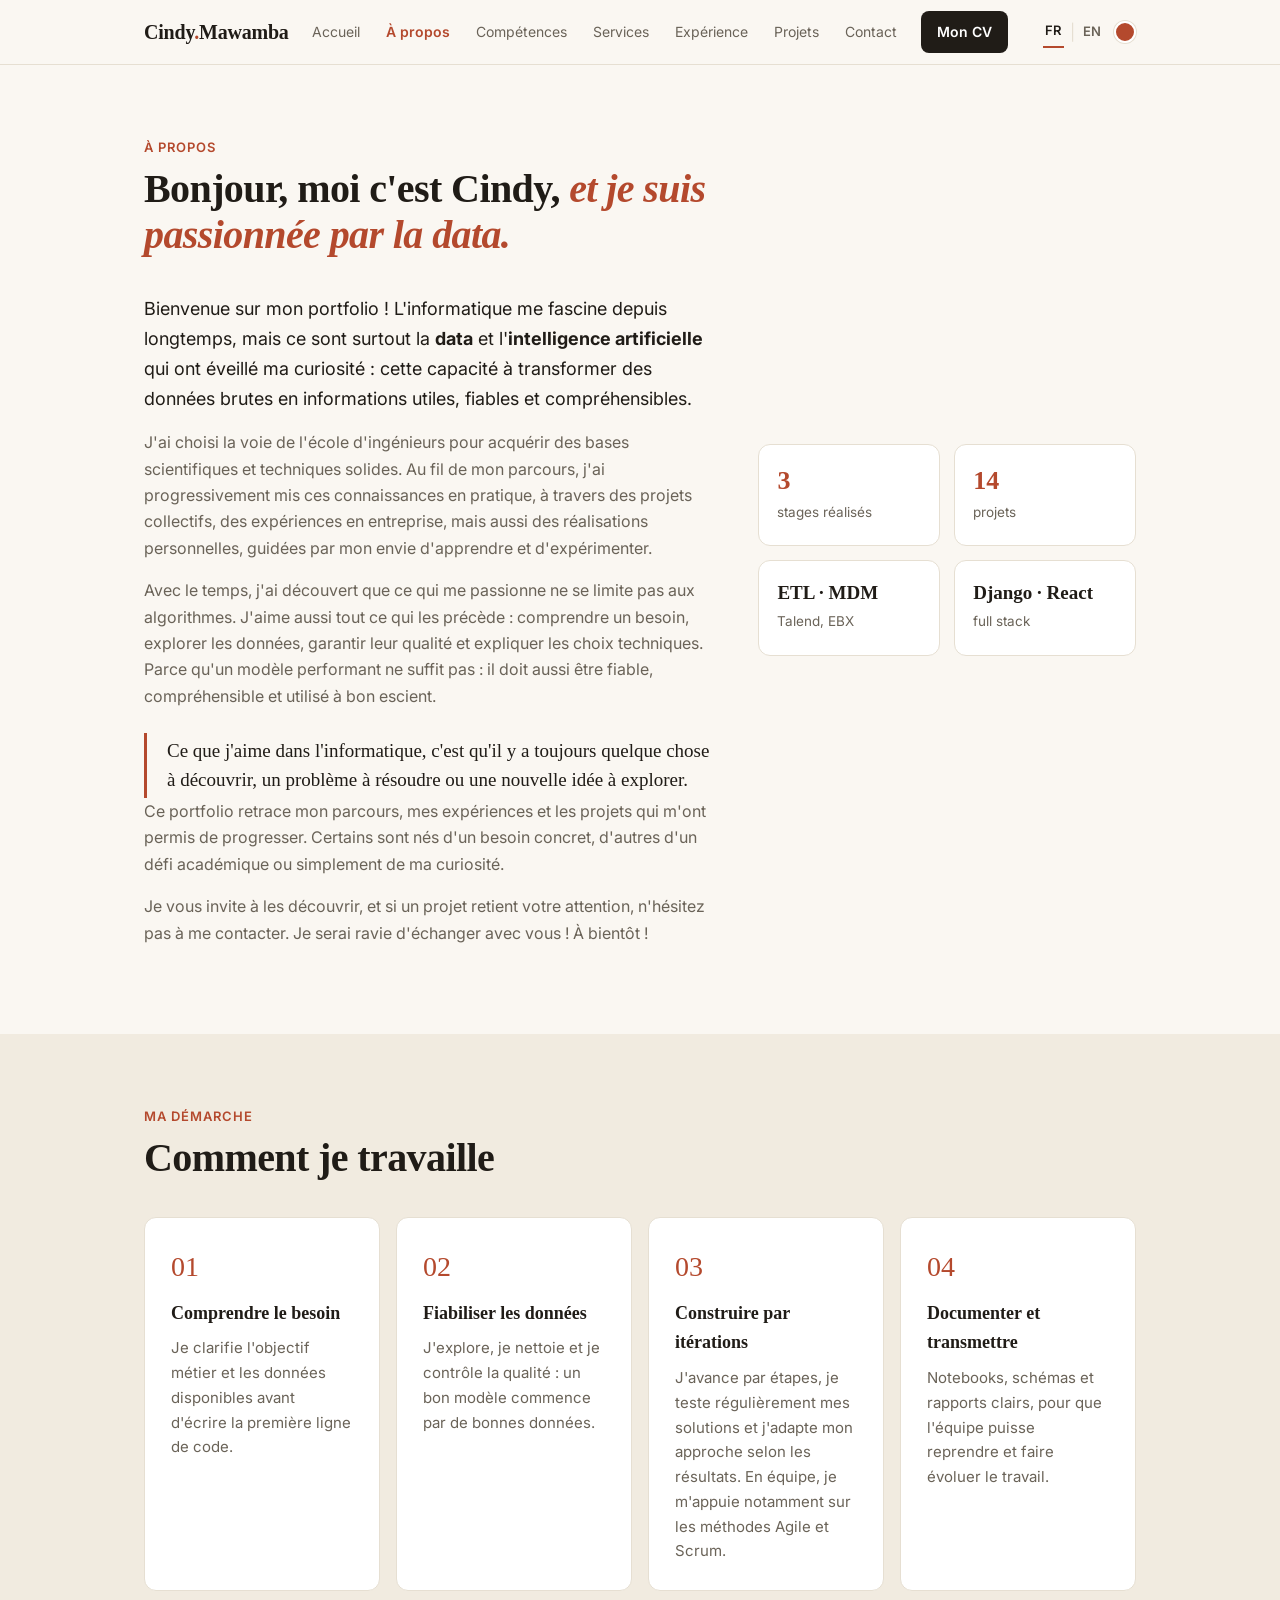
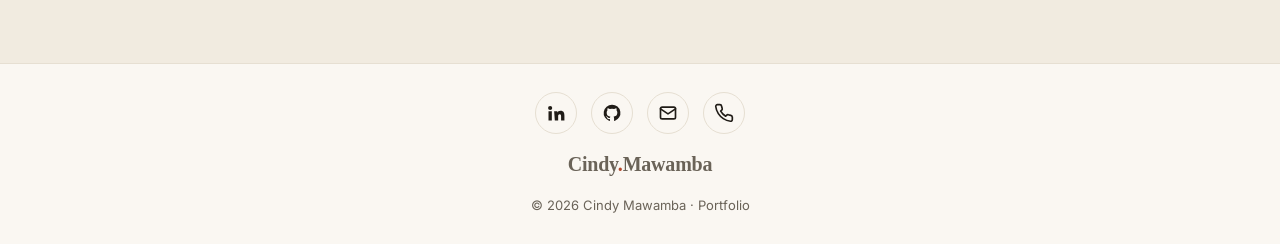
<file: a-propos.html>
<!DOCTYPE html>
<html lang="fr">
<head>
<meta charset="utf-8">
<meta name="viewport" content="width=device-width, initial-scale=1">
<title>À propos | Cindy Mawamba</title>
<meta name="description" content="Portfolio de Cindy Mawamba, élève ingénieure en Data Science & IA (CESI) : pipelines ETL, MDM, deep learning, IA responsable et développement full-stack.">
<link rel="preconnect" href="https://fonts.googleapis.com">
<link rel="preconnect" href="https://fonts.gstatic.com" crossorigin>
<link href="https://fonts.googleapis.com/css2?family=Inter:wght@400;500;600;700&family=Poppins:wght@600;700;800&family=JetBrains+Mono:wght@400;500&display=swap" rel="stylesheet">
<style>
:root{
  --bg:#faf7f2; --bg2:#f1ebe0; --card:#ffffff; --line:#e6dfd2;
  --text:#201c17; --muted:#6a6358; --accent:#b4492d; --accent-soft:#f6e6df; --accent-dark:#98391f; --accent-deep:#7d2f19;
  --radius:12px;
}
*{box-sizing:border-box;margin:0;padding:0}
html{scroll-behavior:smooth}
body{font-family:'Inter',system-ui,sans-serif;background:var(--bg);color:var(--text);line-height:1.65;-webkit-font-smoothing:antialiased}
a{color:inherit;text-decoration:none}
.wrap{max-width:1040px;margin:0 auto;padding:0 24px}
nav{position:sticky;top:0;z-index:20;background:rgba(250,247,242,.92);backdrop-filter:blur(8px);border-bottom:1px solid var(--line)}
nav .wrap{display:flex;align-items:center;justify-content:space-between;height:64px}
.logo{font-family:'Times New Roman',Times,serif;font-weight:600;font-size:20px;letter-spacing:-.01em}
.logo span{color:var(--accent)}
nav ul{display:flex;gap:26px;list-style:none;font-size:14px;color:var(--muted)}
nav ul a:hover{color:var(--accent)}
.navcta{padding:9px 16px;font-size:14px;border-radius:8px;background:var(--text);color:#fff;font-weight:600;white-space:nowrap}
.navcta:hover{background:var(--accent)}
.hero{padding:96px 0 72px}
.hero-grid{display:grid;grid-template-columns:1fr 300px;gap:48px;align-items:center}
.hero-photo img{display:block;width:100%;height:auto;border-radius:20px;border:1px solid var(--line);box-shadow:0 18px 40px rgba(60,40,20,.15);object-fit:cover;aspect-ratio:3/4}
@media(max-width:820px){.hero-grid{grid-template-columns:1fr;gap:28px}.hero-photo{order:-1}.hero-photo img{width:190px;border-radius:50%;aspect-ratio:1/1;object-position:50% 20%}}

.tag{display:inline-block;font-size:13px;font-weight:600;letter-spacing:.08em;text-transform:uppercase;color:var(--accent);margin-bottom:22px}
h1{font-family:'Times New Roman',Times,serif;font-size:clamp(38px,7vw,66px);line-height:1.08;letter-spacing:-.02em;font-weight:600}
h1 em{font-style:italic;color:var(--accent)}
.lead{max-width:620px;margin-top:24px;font-size:19px;color:var(--muted)}
.cta{display:flex;flex-wrap:wrap;gap:12px;margin-top:36px}
.btn{display:inline-flex;align-items:center;gap:8px;padding:13px 22px;border-radius:8px;font-weight:600;font-size:15px;transition:.2s}
.btn.primary{background:var(--accent);color:#fff}
.btn.primary:hover{background:var(--accent-dark)}
.btn.ghost{border:1px solid var(--text);color:var(--text)}
.btn.ghost:hover{background:var(--text);color:#fff}
.stats{display:grid;grid-template-columns:repeat(3,1fr);gap:0;margin-top:64px;border-top:1px solid var(--line);border-bottom:1px solid var(--line)}
.stat{padding:22px 20px;border-right:1px solid var(--line)}
.stat:last-child{border-right:0}
.stats-exp{margin-top:0;margin-bottom:44px}
.stat b{display:block;font-family:'Times New Roman',Times,serif;font-size:32px;font-weight:600;color:var(--text)}
.stat span{font-size:14px;color:var(--muted)}
section{padding:72px 0}
section.alt{background:var(--bg2)}
.eyebrow{font-size:13px;font-weight:600;letter-spacing:.08em;text-transform:uppercase;color:var(--accent);margin-bottom:8px}
h2{font-family:'Times New Roman',Times,serif;font-size:clamp(28px,4vw,40px);letter-spacing:-.015em;line-height:1.15;font-weight:600;margin-bottom:36px}
.about{display:grid;grid-template-columns:1.5fr 1fr;gap:48px;align-items:center}
.about h2 em{font-style:italic;color:var(--accent)}
.about-lead{font-size:18px;color:var(--text)!important}
.about-quote{margin-top:24px;padding:4px 0 4px 20px;border-left:3px solid var(--accent);font-family:'Times New Roman',Times,serif;font-size:19px;line-height:1.5;color:var(--text)}
.about-tiles{display:grid;grid-template-columns:1fr 1fr;gap:14px}
.atile{background:var(--card);border:1px solid var(--line);border-radius:var(--radius);padding:22px 18px;display:flex;flex-direction:column;gap:6px}
.atile b{font-family:'Times New Roman',Times,serif;font-size:26px;line-height:1.1;color:var(--accent);font-weight:600}
.atile:nth-child(n+3) b{font-size:19px;color:var(--text)}
.atile span{font-size:13.5px;color:var(--muted)}
@media(max-width:800px){.about{grid-template-columns:1fr;gap:28px}}
.about p{color:var(--muted);margin-bottom:16px}
.about p strong{color:var(--text)}
.facts{list-style:none;background:var(--card);border:1px solid var(--line);border-radius:var(--radius);padding:24px;align-self:start}
.facts li{padding:10px 0;border-bottom:1px solid var(--line);font-size:15px;display:flex;justify-content:space-between;gap:16px}
.facts li:last-child{border:0}
.facts li span:first-child{color:var(--muted)}
.facts li span:last-child{text-align:right;font-weight:500}
.services{display:grid;grid-template-columns:repeat(auto-fit,minmax(290px,1fr));gap:16px}
.service{background:var(--card);border:1px solid var(--line);border-radius:var(--radius);padding:26px}
.service .ico{display:inline-block;font-size:12px;font-weight:700;letter-spacing:.06em;text-transform:uppercase;color:var(--accent);background:var(--accent-soft);padding:4px 10px;border-radius:6px;margin-bottom:14px}
.service h3{font-family:'Times New Roman',Times,serif;font-size:19px;font-weight:600;margin-bottom:8px}
.service p{color:var(--muted);font-size:15px}
.skills{display:grid;grid-template-columns:repeat(auto-fit,minmax(240px,1fr));gap:16px}
.skill{background:var(--card);border:1px solid var(--line);border-radius:var(--radius);padding:24px}
.skill h3{font-family:'Times New Roman',Times,serif;font-size:17px;font-weight:600;margin-bottom:14px}
.chips{display:flex;flex-wrap:wrap;gap:8px}
.chip{font-size:12.5px;font-weight:500;padding:4px 10px;border-radius:6px;background:var(--bg2);border:1px solid var(--line);color:#4a443b}
.timeline{border-left:2px solid var(--line);padding-left:28px;display:grid;gap:40px}
.item{position:relative}
.item::before{content:"";position:absolute;left:-36px;top:8px;width:12px;height:12px;border-radius:50%;background:var(--accent);box-shadow:0 0 0 5px var(--bg)}
section.alt .item::before{box-shadow:0 0 0 5px var(--bg2)}
.item h3{font-family:'Times New Roman',Times,serif;font-size:21px;font-weight:600}
.item .meta{font-size:14px;font-weight:500;color:var(--accent);margin:4px 0 14px}
.item .ctx{color:var(--muted);margin-bottom:16px;font-size:15px}
.item ul{padding-left:18px;color:var(--muted);font-size:15px}
.item li{margin-bottom:7px}
.item li strong{color:var(--text);font-weight:600}
.item .chips{margin-top:16px}
.mission-grid{display:grid;grid-template-columns:1.6fr 1fr;gap:28px}
.mission-grid h4,.proj h4{font-size:12px;font-weight:700;text-transform:uppercase;letter-spacing:.08em;color:var(--text);margin-bottom:8px}
.impact{background:var(--accent-soft);border-radius:10px;padding:16px 18px;align-self:start}
.impact ul{list-style:none;padding:0}
.impact li{color:var(--text);margin-bottom:8px}
.impact li b{color:var(--accent);font-family:'Times New Roman',Times,serif;font-size:19px}
.sub-title{font-family:'Times New Roman',Times,serif;font-size:1.5rem;margin:40px 0 20px;color:var(--text)}
.sub-title span{font-family:"Inter",sans-serif;font-size:.7rem;font-weight:600;letter-spacing:.08em;text-transform:uppercase;color:var(--accent);margin-left:10px;border:1px solid var(--accent);border-radius:99px;padding:3px 10px;vertical-align:middle}
.projects{display:grid;grid-template-columns:repeat(auto-fit,minmax(310px,1fr));gap:20px}
.proj{background:var(--card);border:1px solid var(--line);border-radius:var(--radius);padding:28px;display:flex;flex-direction:column;transition:.2s}
.proj:hover{border-color:var(--accent);box-shadow:0 8px 24px rgba(32,28,23,.07)}
.proj .kind{font-size:12px;font-weight:600;color:var(--accent);text-transform:uppercase;letter-spacing:.07em}
.proj h3{font-family:'Times New Roman',Times,serif;font-size:22px;font-weight:600;margin:8px 0 10px;line-height:1.2}
.proj p{color:var(--muted);font-size:15px;margin-bottom:14px}
.proj ul{padding-left:18px;color:var(--muted);font-size:14.5px;margin-bottom:16px;flex:1}
.proj li{margin-bottom:6px}
.proj li strong{color:var(--text);font-weight:600}
.proj .result{font-size:14px;font-weight:500;margin-bottom:16px;padding:10px 12px;background:var(--accent-soft);border-radius:8px;color:var(--accent-deep)}
.proj.featured{grid-column:1/-1;padding:32px}
.projects{display:block;column-width:310px;column-gap:20px}
.projects .proj{break-inside:avoid;-webkit-column-break-inside:avoid;margin-bottom:20px;display:flex}
.projects .proj.featured{column-span:all}
.proj.featured h3{font-size:26px}
.metrics{display:grid;grid-template-columns:repeat(auto-fit,minmax(190px,1fr));gap:12px;margin:6px 0 22px}
.metrics div{background:var(--accent-soft);border-radius:10px;padding:14px 16px}
.metrics b{display:block;font-family:'Times New Roman',Times,serif;font-size:26px;font-weight:600;color:var(--accent);line-height:1.25}
.metrics span{font-size:13px;color:#5b4036;line-height:1.4;display:block;margin-top:2px}
.proj .note{font-size:13.5px;color:var(--muted);border-left:3px solid var(--line);padding-left:12px;margin-bottom:16px}
.shots-title{margin-top:20px}
.shots{display:grid;grid-template-columns:repeat(auto-fill,minmax(210px,1fr));gap:12px;margin:8px 0 8px}
.shot{background:var(--card);border:1px solid var(--line);border-radius:10px;padding:0;overflow:hidden;cursor:zoom-in;text-align:left;font:inherit;color:inherit;transition:.2s}
.shot:hover,.shot:focus-visible{border-color:var(--accent);box-shadow:0 6px 18px rgba(32,28,23,.08);outline:none}
.shot img{display:block;width:100%;aspect-ratio:16/10;object-fit:cover;object-position:top;background:#fff;border-bottom:1px solid var(--line)}
.shot.contain img{object-fit:contain;object-position:center}
.shot span{display:block;padding:8px 10px;font-size:12.5px;line-height:1.4;color:var(--muted)}
.item .note,.proj .note{font-size:13px;color:var(--muted);border-left:3px solid var(--line);padding-left:12px;margin:10px 0 16px}
#lb{position:fixed;inset:0;background:rgba(20,16,12,.9);display:none;align-items:center;justify-content:center;flex-direction:column;z-index:50;padding:24px;cursor:zoom-out}
#lb.open{display:flex}
#lb img{max-width:100%;max-height:80vh;border-radius:8px;background:#fff}
#lb p{color:#fff;margin-top:14px;font-size:14px;text-align:center;max-width:720px}
.poster-sec{padding:72px 0 88px}
.poster{--pn:#06112a;--cy:#4cc9f0;--mint:#7ee8c1;--gold:#f6b94a;max-width:980px;margin:0 auto;border-radius:22px;padding:34px 34px 30px;color:#fff;position:relative;overflow:hidden;
  background:linear-gradient(rgba(76,201,240,.05) 1px,transparent 1px) 0 0/36px 36px,linear-gradient(90deg,rgba(76,201,240,.05) 1px,transparent 1px) 0 0/36px 36px,radial-gradient(ellipse at 50% 0%,#12306b 0%,#08142f 55%,#050d22 100%);
  box-shadow:0 24px 60px rgba(5,13,34,.35)}
.p-term{display:flex;align-items:center;gap:8px;background:rgba(6,17,42,.8);border:1px solid rgba(76,201,240,.25);border-radius:12px;padding:12px 16px;font-family:'JetBrains Mono',monospace;font-size:14px;color:#cfe6ff}
.p-term i{width:11px;height:11px;border-radius:50%;display:inline-block}
.p-term i:nth-child(1){background:#ff5f57}.p-term i:nth-child(2){background:#febc2e}.p-term i:nth-child(3){background:#28c840}
.p-term span{margin-left:8px;overflow:hidden;text-overflow:ellipsis;white-space:nowrap}
.p-alert{text-align:center;font-family:'JetBrains Mono',monospace;font-size:13px;letter-spacing:.18em;color:var(--gold);margin:26px 0 4px}
.poster .p-title{font-family:'Poppins',sans-serif;font-weight:800;font-size:clamp(44px,10vw,104px);line-height:1.05;letter-spacing:.01em;text-align:center;color:#fff;margin:0;text-shadow:0 0 28px rgba(76,201,240,.55),0 0 60px rgba(76,201,240,.25)}
.p-sub{text-align:center;font-family:'Poppins',sans-serif;font-weight:700;letter-spacing:.2em;font-size:clamp(13px,2.4vw,22px);color:var(--cy);margin:6px 0 30px}
.p-sub b{color:var(--gold);margin:0 .35em}
.p-grid{display:grid;grid-template-columns:1fr minmax(220px,300px) 1fr;gap:26px;align-items:start}
.p-col h3{font-family:'JetBrains Mono',monospace;font-size:13px;letter-spacing:.22em;color:var(--mint);margin:0 0 12px;padding-bottom:8px;border-bottom:1px solid rgba(126,232,193,.25);font-weight:500}
.p-col.right h3{text-align:right}
.p-col ul{list-style:none;display:grid;gap:10px}
.p-col li{background:rgba(20,48,96,.55);border:1px solid rgba(76,201,240,.28);border-radius:10px;padding:12px 14px;font-weight:700;font-size:14.5px;letter-spacing:.02em;text-transform:uppercase}
.p-col.right li{background:rgba(70,52,18,.5);border-color:rgba(246,185,74,.4);color:#ffe3a8}
.p-photo{position:relative;aspect-ratio:3/4;border:2px solid #2f7bd8;border-radius:6px;background:linear-gradient(160deg,#0f2a58,#07142e);display:grid;place-items:center;box-shadow:0 0 30px rgba(47,123,216,.35)}
.p-photo::before,.p-photo::after{content:"";position:absolute;width:34px;height:34px;border:3px solid var(--mint)}
.p-photo::before{top:-10px;left:-10px;border-right:0;border-bottom:0}
.p-photo::after{bottom:-10px;right:-10px;border-left:0;border-top:0}
.p-photo img{width:100%;height:100%;object-fit:cover;display:block}
.p-photo .mono{font-family:'Poppins',sans-serif;font-weight:800;font-size:72px;color:rgba(76,201,240,.85);text-shadow:0 0 24px rgba(76,201,240,.5)}
.p-photo .scan{position:absolute;top:12px;left:12px;font-family:'JetBrains Mono',monospace;font-size:12px;background:rgba(6,17,42,.8);border:1px solid rgba(126,232,193,.4);color:var(--mint);padding:4px 10px;border-radius:6px}
.p-name{width:min(100%,360px);margin:26px auto 0;text-align:center;font-family:'Poppins',sans-serif;font-weight:700;letter-spacing:.08em;font-size:22px;padding:12px 0;border-radius:10px;background:linear-gradient(90deg,#2f6fe0,#4cb8f5)}
.p-reward{margin-top:26px;display:flex;align-items:center;gap:14px;background:linear-gradient(90deg,#f6b94a,#f3a533);color:#1b1305;border-radius:12px;padding:12px 16px;font-family:'Poppins',sans-serif;font-weight:800;font-size:clamp(14px,2.6vw,24px);letter-spacing:.03em;text-transform:uppercase}
.p-reward span{background:#101a33;color:var(--gold);font-family:'JetBrains Mono',monospace;font-size:12px;letter-spacing:.2em;padding:8px 12px;border-radius:8px;white-space:nowrap}
.p-icons{display:grid;grid-template-columns:repeat(4,1fr);gap:12px;margin:26px 0 24px;text-align:center}
.p-icons div{font-family:'Poppins',sans-serif;font-weight:700;letter-spacing:.14em;font-size:13px}
.p-icons svg{display:block;margin:0 auto 10px;width:46px;height:46px;stroke:var(--cy);fill:none;stroke-width:1.8;stroke-linecap:round;stroke-linejoin:round}
.p-cta{display:flex;flex-wrap:wrap;align-items:center;justify-content:center;gap:10px 18px;border:2px solid rgba(126,232,193,.55);border-radius:12px;padding:14px 18px;background:rgba(18,60,56,.35)}
.p-cta b{font-family:'Poppins',sans-serif;font-weight:700;letter-spacing:.12em;color:var(--mint);font-size:20px}
.p-cta span{font-weight:600;font-size:15px}
.p-cta a{background:var(--mint);color:#052018;font-weight:700;font-size:14px;padding:9px 16px;border-radius:8px}
.p-cta a:hover{background:#fff}
@media (max-width:820px){
  .poster{padding:22px 18px}
  .p-grid{grid-template-columns:1fr}
  .p-photo{width:min(260px,70%);margin:0 auto;order:-1}
  .p-col.right h3{text-align:left}
  .p-icons{grid-template-columns:1fr 1fr}
}
.steps{display:grid;grid-template-columns:repeat(auto-fit,minmax(220px,1fr));gap:16px;counter-reset:s}
.step{background:var(--card);border:1px solid var(--line);border-radius:var(--radius);padding:26px;counter-increment:s}
.step::before{content:"0" counter(s);font-family:'Times New Roman',Times,serif;font-size:28px;color:var(--accent)}
.step h3{font-family:'Times New Roman',Times,serif;font-size:18px;font-weight:600;margin:8px 0}
.step p{color:var(--muted);font-size:15px}

.short-board{background:#fff;border:1px solid var(--line);border-radius:var(--radius);padding:34px 28px 30px;margin-bottom:28px}
.sb-title{font-family:'Times New Roman',Times,serif;font-size:clamp(24px,3.4vw,34px);font-weight:700;text-align:center;margin-bottom:30px}
.sb-title em{font-style:normal;color:#2d8fd5}
.short-grid{display:grid;grid-template-columns:repeat(4,1fr);gap:0}
.sh{display:flex;flex-direction:column;align-items:center;text-align:center;padding:22px 14px;gap:8px}
.sh:nth-child(n+5){border-top:2px solid var(--text)}
.sh-ic{height:86px;display:flex;align-items:center;justify-content:center}
.sh-ic img,.sh-ic svg{max-height:86px;max-width:110px;width:auto;height:86px;object-fit:contain}
.sh-lab{font-size:13px;font-weight:800;letter-spacing:.06em;text-transform:uppercase;color:var(--accent)}
.sh b{font-family:'Times New Roman',Times,serif;font-size:17px;line-height:1.25}
.sh span{font-size:13.5px;color:var(--muted)}
@media(max-width:900px){.short-grid{grid-template-columns:repeat(2,1fr)}.sh:nth-child(n+3){border-top:1px solid var(--line)}.sh:nth-child(n+5){border-top:1px solid var(--line)}}
.foot{display:flex;flex-direction:column;align-items:center;gap:14px}
.foot-social{display:flex;gap:14px}
.foot-social a{width:42px;height:42px;border-radius:50%;border:1px solid var(--line);display:flex;align-items:center;justify-content:center;color:var(--text);transition:.2s}
.foot-social a:hover{background:var(--accent);color:#fff;border-color:var(--accent)}
.foot-social svg{width:20px;height:20px}
.ia-band{position:relative;height:420px;overflow:hidden;background:#0e1628;display:flex;align-items:center}
.ia-band video{position:absolute;inset:0;width:100%;height:100%;object-fit:cover;opacity:.9}
.ia-over{position:relative;z-index:1;max-width:1100px;margin:0 auto;padding:0 24px;width:100%;text-shadow:0 2px 18px rgba(0,0,0,.6)}
.ia-over h2{color:#fff;margin-bottom:0;font-size:clamp(28px,4.4vw,48px)}
.ia-over .eyebrow{color:#ff9a78}
@media(max-width:700px){.ia-band{height:320px}}
.tech-groups{margin-top:34px}
.chip.tech{background:#fff;border:1px solid var(--line);font-weight:600}
.tg{margin-bottom:18px}
.tg h4{font-size:12px;font-weight:700;letter-spacing:.1em;text-transform:uppercase;color:var(--accent);margin-bottom:10px}
.tp-row{display:flex;flex-wrap:wrap;gap:10px}
.tp{display:flex;align-items:center;background:var(--card);border:1px solid var(--line);border-radius:999px;padding:8px 16px}
.tp-m{width:30px;height:30px;border-radius:8px;color:#fff;font-size:12px;font-weight:700;display:flex;align-items:center;justify-content:center;font-family:Inter,sans-serif}
.tp b{font-size:14px;font-weight:600}
.etl-flow{display:grid;grid-template-columns:1fr auto 1fr auto 1fr auto 1fr;gap:10px;align-items:stretch}
.etl-step{background:var(--card);border:1px solid var(--line);border-radius:var(--radius);padding:24px 20px;position:relative;display:flex;flex-direction:column;gap:6px}
.etl-n{position:absolute;top:14px;right:16px;font-family:'Times New Roman',Times,serif;font-size:30px;color:var(--line);font-weight:700}
.etl-ic svg{width:44px;height:44px}
.etl-en{font-size:11px;font-weight:700;letter-spacing:.1em;text-transform:uppercase;color:var(--accent);margin-top:8px}
.etl-step b{font-family:'Times New Roman',Times,serif;font-size:22px}
.etl-step p{font-size:14.5px;color:var(--text)}
.etl-step span{font-size:13px;color:var(--muted);margin-top:auto;padding-top:8px;border-top:1px dashed var(--line)}
.etl-arrow{display:flex;align-items:center;font-size:26px;color:var(--accent)}
.etl-note{margin-top:26px;color:var(--muted);max-width:760px}
.etl-flow{display:grid!important;grid-template-columns:1fr auto 1fr auto 1fr!important;gap:6px!important;align-items:start!important}
.etl-step{background:none!important;border:0!important;padding:8px 10px!important;align-items:center;text-align:center}
.etl-circle{width:200px;height:200px;border-radius:50%;background:var(--accent-soft);display:flex;align-items:center;justify-content:center;margin:0 auto 14px}
.etl-circle svg{width:150px;height:150px}
.etl-en{margin-top:0!important}
.etl-step p{max-width:270px}
.etl-step span{border-top:0!important;margin-top:6px!important;padding-top:0!important}
.etl-arrow{padding-top:90px!important}
.etl-arrow svg{width:56px;height:24px}
@media(max-width:900px){.etl-flow{grid-template-columns:1fr!important}.etl-arrow{padding-top:0!important;justify-content:center;transform:rotate(90deg);height:30px}}
#etl h2 em{font-style:italic;color:var(--accent)}
@media(max-width:900px){.etl-flow{grid-template-columns:1fr}.etl-arrow{justify-content:center;transform:rotate(90deg);height:20px}}
.hero-role{font-family:'Times New Roman',Times,serif;font-size:clamp(20px,2.6vw,28px);color:var(--accent);font-style:italic;margin:-4px 0 18px}
.services{grid-template-columns:1fr!important;gap:14px!important;max-width:900px}
.service{display:flex;gap:22px;align-items:flex-start}
.service .ico{flex:0 0 auto;min-width:56px;text-align:center;margin:2px 0 0}
.svc-body h3{margin-bottom:8px}
.svc-body ul{list-style:none;display:grid;gap:5px}
.svc-body li{color:var(--muted);font-size:15px;padding-left:16px;position:relative}
.svc-body li:before{content:"";position:absolute;left:0;top:.65em;width:6px;height:6px;border-radius:50%;background:var(--accent)}
@media(max-width:600px){.service{flex-direction:column;gap:10px}}
.exp-intro{max-width:820px;color:var(--muted);margin:-14px 0 30px;font-size:17px}
.tool-board{margin-top:8px}
.tool-title{font-family:'Times New Roman',Times,serif;font-size:24px;font-weight:700;margin-bottom:20px}
.tool-grid{display:grid;grid-template-columns:repeat(4,1fr);gap:16px}
.tl{background:var(--card);border:1px solid var(--line);border-radius:var(--radius);padding:22px 20px;display:flex;flex-direction:column;gap:6px}
.tl-ic{height:64px;display:flex;align-items:center;margin-bottom:8px}
.tl-ic img,.tl-ic svg{max-height:64px;max-width:110px;width:auto;object-fit:contain}
.tl-ic svg{height:56px}
.tl-lab{font-size:11px;font-weight:700;letter-spacing:.1em;text-transform:uppercase;color:var(--accent)}
.tl b{font-family:'Times New Roman',Times,serif;font-size:19px;line-height:1.25}
.tl span{font-size:14px;color:var(--muted)}
@media(max-width:900px){.tool-grid{grid-template-columns:repeat(2,1fr)}}
.logo-board{background:#fff;border:1px solid var(--line);border-radius:var(--radius);padding:32px 28px;margin-bottom:28px}
.lb-title{font-family:'Times New Roman',Times,serif;font-size:clamp(22px,3vw,30px);font-weight:700;text-align:center;margin-bottom:26px;letter-spacing:.01em}
.lb-title em{font-style:normal;color:var(--accent)}
.logo-grid{display:flex;flex-wrap:wrap;justify-content:center;gap:26px 10px}
.lg{width:calc(25% - 10px)}
.lb-title2{font-family:'Times New Roman',Times,serif;font-size:22px;font-weight:700;text-align:center;margin-bottom:22px}
.lg{display:flex;flex-direction:column;align-items:center;gap:10px;text-align:center}
.lg-img{height:84px;width:100%;display:flex;align-items:center;justify-content:center}
.lg-img svg{height:70px;width:auto;max-width:120px}
.lg-img img{max-height:84px;max-width:120px;width:auto;height:auto;object-fit:contain}
.lg span{font-size:12.5px;font-weight:700;letter-spacing:.06em;text-transform:uppercase;color:var(--text)}
@media(max-width:700px){.lg{width:calc(50% - 10px)}.logo-board{padding:24px 16px}}
.brief{display:grid;grid-template-columns:repeat(4,1fr);gap:16px;margin-top:8px}
.brief .tile{background:var(--card);border:1px solid var(--line);border-radius:var(--radius);padding:22px 20px}
.brief .tile small{display:block;font-size:11px;font-weight:700;letter-spacing:.1em;text-transform:uppercase;color:var(--accent);margin-bottom:6px}
.brief .tile b{display:block;font-family:'Times New Roman',Times,serif;font-size:20px;line-height:1.25;margin-bottom:8px}
.brief .tile span{font-size:14px;color:var(--muted)}
@media(max-width:900px){.brief{grid-template-columns:repeat(2,1fr)}}
.contact-cards{display:grid;grid-template-columns:repeat(3,1fr);gap:16px;margin:36px auto 28px;max-width:900px;text-align:center}
.contact-cards .cc{background:var(--card);border:1px solid var(--line);border-radius:var(--radius);padding:22px 16px}
.contact-cards .cc small{display:block;font-size:11px;font-weight:700;letter-spacing:.1em;text-transform:uppercase;color:var(--accent);margin-bottom:6px}
.contact-cards .cc b{display:block;font-family:'Times New Roman',Times,serif;font-size:18px;word-break:break-word}
.contact-cards .cc span{display:block;font-size:14px;color:var(--muted);margin-top:6px}
.contact-cards a{color:inherit}
.cform{max-width:900px;margin:0 auto 28px;background:var(--card);border:1px solid var(--line);border-radius:var(--radius);padding:30px;text-align:left}
.cform h3{font-family:'Times New Roman',Times,serif;font-size:22px;margin-bottom:16px}
.cform input,.cform textarea{width:100%;font:inherit;padding:13px 14px;margin-bottom:12px;border:1px solid var(--line);border-radius:8px;background:var(--bg);color:var(--text)}
.cform input:focus,.cform textarea:focus{outline:2px solid var(--accent);outline-offset:1px}
.cform textarea{min-height:130px;resize:vertical}
.cform .count{font-size:13px;color:var(--muted);margin:-4px 0 14px}
.cform button{cursor:pointer;border:0;font:inherit;font-weight:600}
.cmap{max-width:900px;margin:0 auto;border-radius:var(--radius);overflow:hidden;border:1px solid var(--line)}
.cmap iframe{display:block;width:100%;height:300px;border:0}
@media(max-width:700px){.contact-cards{grid-template-columns:1fr}.cform{padding:22px}}
.contact{text-align:center}
.contact p{color:var(--muted);max-width:520px;margin:0 auto 32px}
.contact .cta{justify-content:center}
footer{padding:28px 0;border-top:1px solid var(--line);text-align:center;font-size:13px;color:var(--muted)}
.reveal{opacity:0;transform:translateY(14px);transition:opacity .5s ease,transform .5s ease}
.reveal.in{opacity:1;transform:none}
@media (prefers-reduced-motion:reduce){.reveal{opacity:1;transform:none;transition:none}html{scroll-behavior:auto}}
@media (max-width:760px){
  nav ul{display:none}
  .mission-grid{grid-template-columns:1fr}
  .stats{grid-template-columns:1fr 1fr}
  .stat:nth-child(2){border-right:0}
  .stat:nth-child(-n+2){border-bottom:1px solid var(--line)}
  .stat:nth-child(3){grid-column:1/-1}
  .hero{padding:64px 0 48px}
}
nav ul a.active{color:var(--accent);font-weight:600}
@media(max-width:900px){nav .wrap{height:auto;flex-wrap:wrap;padding-top:10px;padding-bottom:4px;row-gap:4px}nav ul{display:flex!important;order:3;width:100%;overflow-x:auto;gap:20px;padding:8px 0 10px;white-space:nowrap}.navcta{padding:7px 12px}}
</style>
<link rel="stylesheet" href="responsive.css">
<script src="i18n.js"></script>
</head>
<body>
<nav>
  <div class="wrap">
    <a href="index.html" class="logo">Cindy<span>.</span>Mawamba</a>
    <ul><li><a href="index.html">Accueil</a></li><li><a href="a-propos.html" class="active">À propos</a></li><li><a href="competences.html">Compétences</a></li><li><a href="services.html">Services</a></li><li><a href="experience.html">Expérience</a></li><li><a href="projets.html">Projets</a></li><li><a href="contact.html">Contact</a></li></ul>
    <a class="navcta" href="CV_Cindy_Mawamba.pdf">Mon CV</a>
  </div>
</nav>

<section id="apropos">
  <div class="wrap about reveal">
    <div class="about-main">
      <div class="eyebrow">à propos</div>
      <h2>Bonjour, moi c'est Cindy, <em>et je suis passionnée par la data.</em></h2>
      <p class="about-lead">Bienvenue sur mon portfolio ! L'informatique me fascine depuis longtemps, mais ce sont surtout la <strong>data</strong> et l'<strong>intelligence artificielle</strong> qui ont éveillé ma curiosité : cette capacité à transformer des données brutes en informations utiles, fiables et compréhensibles.</p>
      <p>J'ai choisi la voie de l'école d'ingénieurs pour acquérir des bases scientifiques et techniques solides. Au fil de mon parcours, j'ai progressivement mis ces connaissances en pratique, à travers des projets collectifs, des expériences en entreprise, mais aussi des réalisations personnelles, guidées par mon envie d'apprendre et d'expérimenter.</p>
      <p>Avec le temps, j'ai découvert que ce qui me passionne ne se limite pas aux algorithmes. J'aime aussi tout ce qui les précède : comprendre un besoin, explorer les données, garantir leur qualité et expliquer les choix techniques. Parce qu'un modèle performant ne suffit pas : il doit aussi être fiable, compréhensible et utilisé à bon escient.</p>
      <blockquote class="about-quote">Ce que j'aime dans l'informatique, c'est qu'il y a toujours quelque chose à découvrir, un problème à résoudre ou une nouvelle idée à explorer.</blockquote>
      <p>Ce portfolio retrace mon parcours, mes expériences et les projets qui m'ont permis de progresser. Certains sont nés d'un besoin concret, d'autres d'un défi académique ou simplement de ma curiosité.</p>
      <p>Je vous invite à les découvrir, et si un projet retient votre attention, n'hésitez pas à me contacter. Je serai ravie d'échanger avec vous ! À bientôt !</p>
    </div>
    <div class="about-tiles">
      <div class="atile"><b>3</b><span>stages réalisés</span></div>
      <div class="atile"><b>14</b><span>projets</span></div>
      <div class="atile"><b>ETL · MDM</b><span>Talend, EBX</span></div>
      <div class="atile"><b>Django · React</b><span>full stack</span></div>
    </div>
  </div>
</section>

<section id="demarche" class="alt">
  <div class="wrap reveal">
    <div class="eyebrow">ma démarche</div>
    <h2>Comment je travaille</h2>
    <div class="steps">
      <div class="step"><h3>Comprendre le besoin</h3><p>Je clarifie l'objectif métier et les données disponibles avant d'écrire la première ligne de code.</p></div>
      <div class="step"><h3>Fiabiliser les données</h3><p>J'explore, je nettoie et je contrôle la qualité : un bon modèle commence par de bonnes données.</p></div>
      <div class="step"><h3>Construire par itérations</h3><p>J'avance par étapes, je teste régulièrement mes solutions et j'adapte mon approche selon les résultats. En équipe, je m'appuie notamment sur les méthodes Agile et Scrum.</p></div>
      <div class="step"><h3>Documenter et transmettre</h3><p>Notebooks, schémas et rapports clairs, pour que l'équipe puisse reprendre et faire évoluer le travail.</p></div>
    </div>
  </div>
</section>

<footer>
  <div class="wrap foot">
    <div class="foot-social">
      <a href="https://www.linkedin.com/in/cindy-mawamba" target="_blank" rel="noopener" aria-label="LinkedIn"><svg viewBox="0 0 24 24" fill="currentColor"><path d="M4.98 3.5a2.5 2.5 0 1 1 0 5 2.5 2.5 0 0 1 0-5zM3 9.75h4V21H3zM9.75 9.75h3.8v1.6h.06c.53-1 1.82-2.05 3.75-2.05 4 0 4.74 2.64 4.74 6.07V21h-4v-4.9c0-1.17-.02-2.67-1.63-2.67-1.63 0-1.88 1.27-1.88 2.59V21h-4z"/></svg></a>
      <a href="https://github.com/cindyelfrid" target="_blank" rel="noopener" aria-label="GitHub"><svg viewBox="0 0 24 24" fill="currentColor"><path d="M12 2a10 10 0 0 0-3.16 19.49c.5.09.68-.22.68-.48v-1.7c-2.78.6-3.37-1.34-3.37-1.34-.45-1.15-1.11-1.46-1.11-1.46-.9-.62.07-.6.07-.6 1 .07 1.53 1.03 1.53 1.03.89 1.52 2.34 1.08 2.9.83.09-.65.35-1.08.63-1.33-2.22-.25-4.55-1.11-4.55-4.94 0-1.09.39-1.98 1.03-2.68-.1-.25-.45-1.27.1-2.64 0 0 .84-.27 2.75 1.02a9.5 9.5 0 0 1 5 0c1.91-1.29 2.75-1.02 2.75-1.02.55 1.37.2 2.39.1 2.64.64.7 1.03 1.59 1.03 2.68 0 3.84-2.34 4.69-4.57 4.94.36.31.68.92.68 1.85v2.75c0 .27.18.58.69.48A10 10 0 0 0 12 2z"/></svg></a>
      <a href="mailto:cindyelfrid.mawambamadage@viacesi.fr" aria-label="E-mail"><svg viewBox="0 0 24 24" fill="none" stroke="currentColor" stroke-width="2" stroke-linecap="round" stroke-linejoin="round"><rect x="3" y="5" width="18" height="14" rx="2"/><path d="M3 7l9 6 9-6"/></svg></a>
      <a href="tel:+33752075528" aria-label="Téléphone"><svg viewBox="0 0 24 24" fill="none" stroke="currentColor" stroke-width="2" stroke-linecap="round" stroke-linejoin="round"><path d="M22 16.9v3a2 2 0 0 1-2.2 2 19.8 19.8 0 0 1-8.6-3.1 19.5 19.5 0 0 1-6-6A19.8 19.8 0 0 1 2.1 4.2 2 2 0 0 1 4.1 2h3a2 2 0 0 1 2 1.7c.1.9.4 1.8.7 2.7a2 2 0 0 1-.5 2.1L8 9.800a16 16 0 0 0 6 6l1.300-1.300a2 2 0 0 1 2.100-.4c.9.3 1.800.6 2.700.7a2 2 0 0 1 1.700 2z"/></svg></a>
    </div>
    <a href="index.html" class="logo">Cindy<span>.</span>Mawamba</a>
    <div>© <span id="year"></span> Cindy Mawamba · Portfolio</div>
  </div>
</footer>

<script>
document.getElementById('year').textContent = new Date().getFullYear();
var els = document.querySelectorAll('.reveal');
if ('IntersectionObserver' in window) {
  var io = new IntersectionObserver(function(entries){
    entries.forEach(function(e){ if (e.isIntersecting) { e.target.classList.add('in'); io.unobserve(e.target); } });
  }, {threshold: 0.05});
  els.forEach(function(el){ io.observe(el); });
} else {
  els.forEach(function(el){ el.classList.add('in'); });
}
</script>
</body>
</html>
</file>
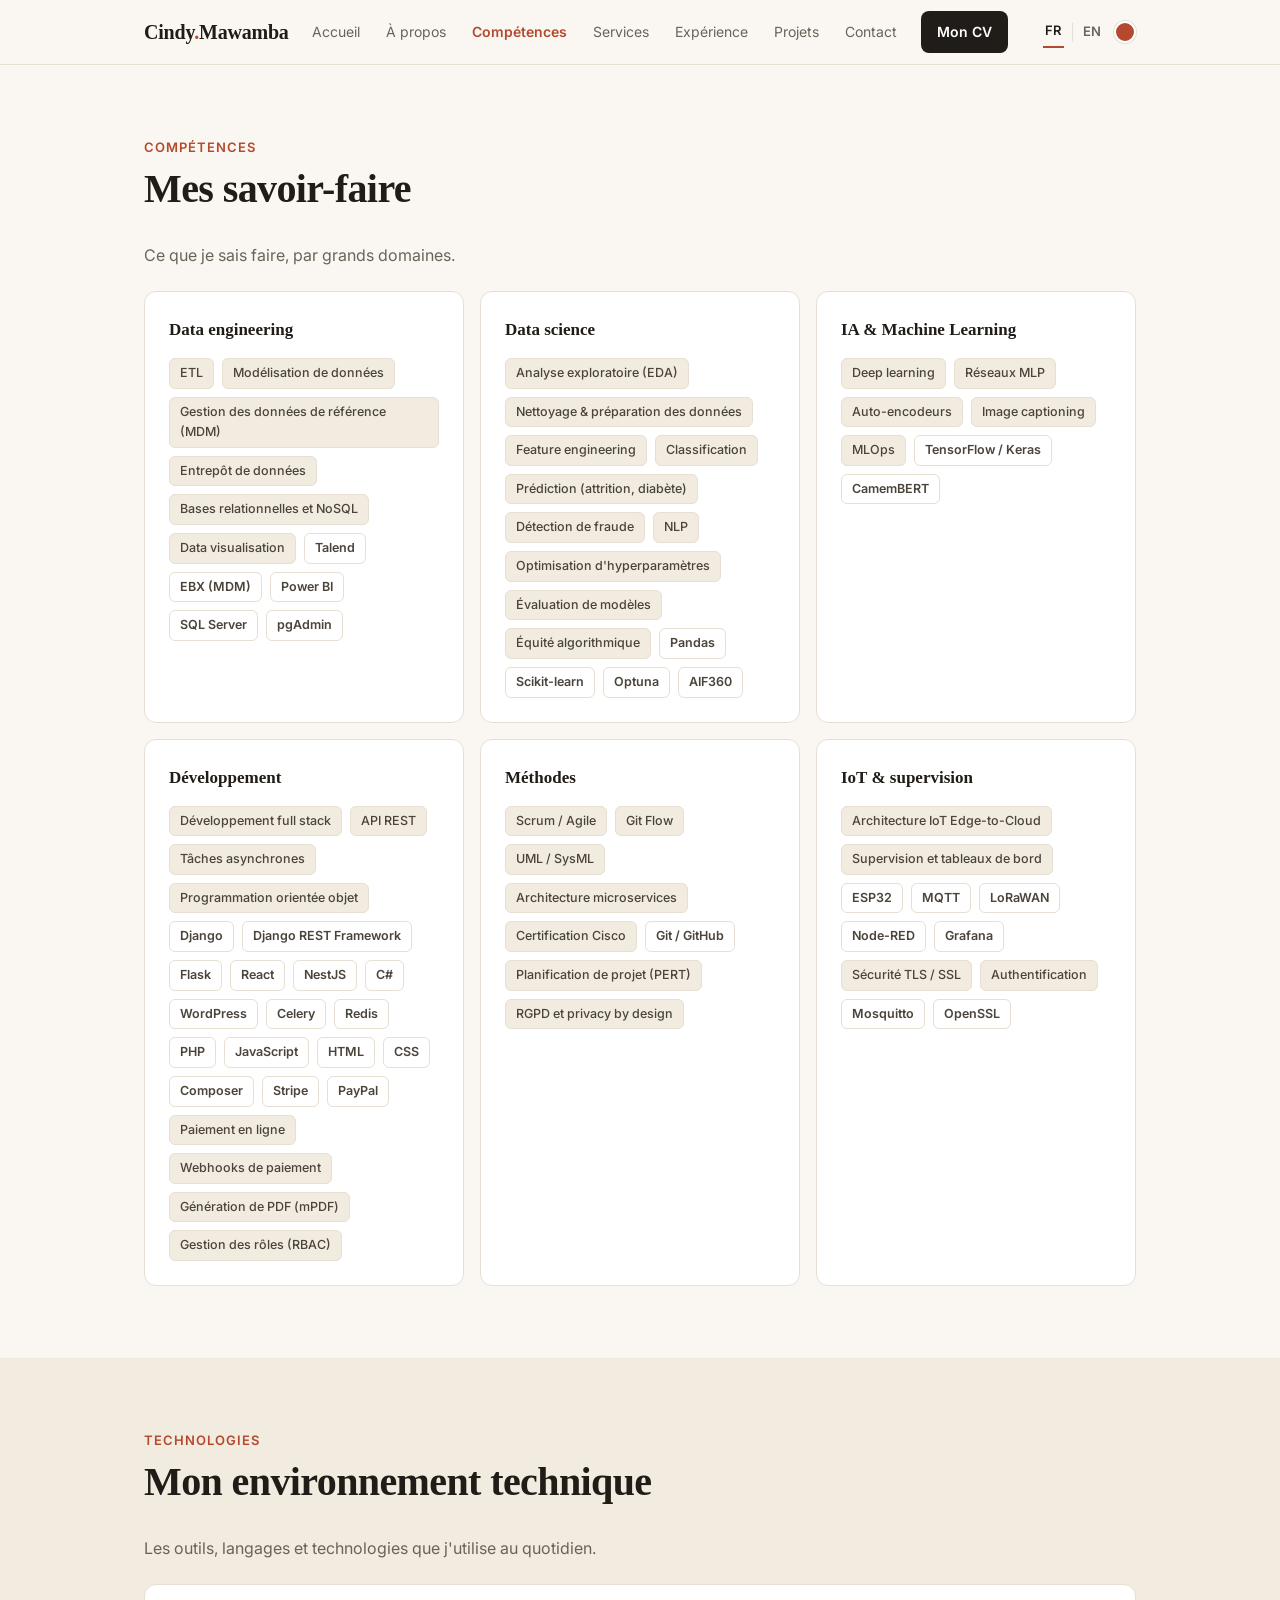
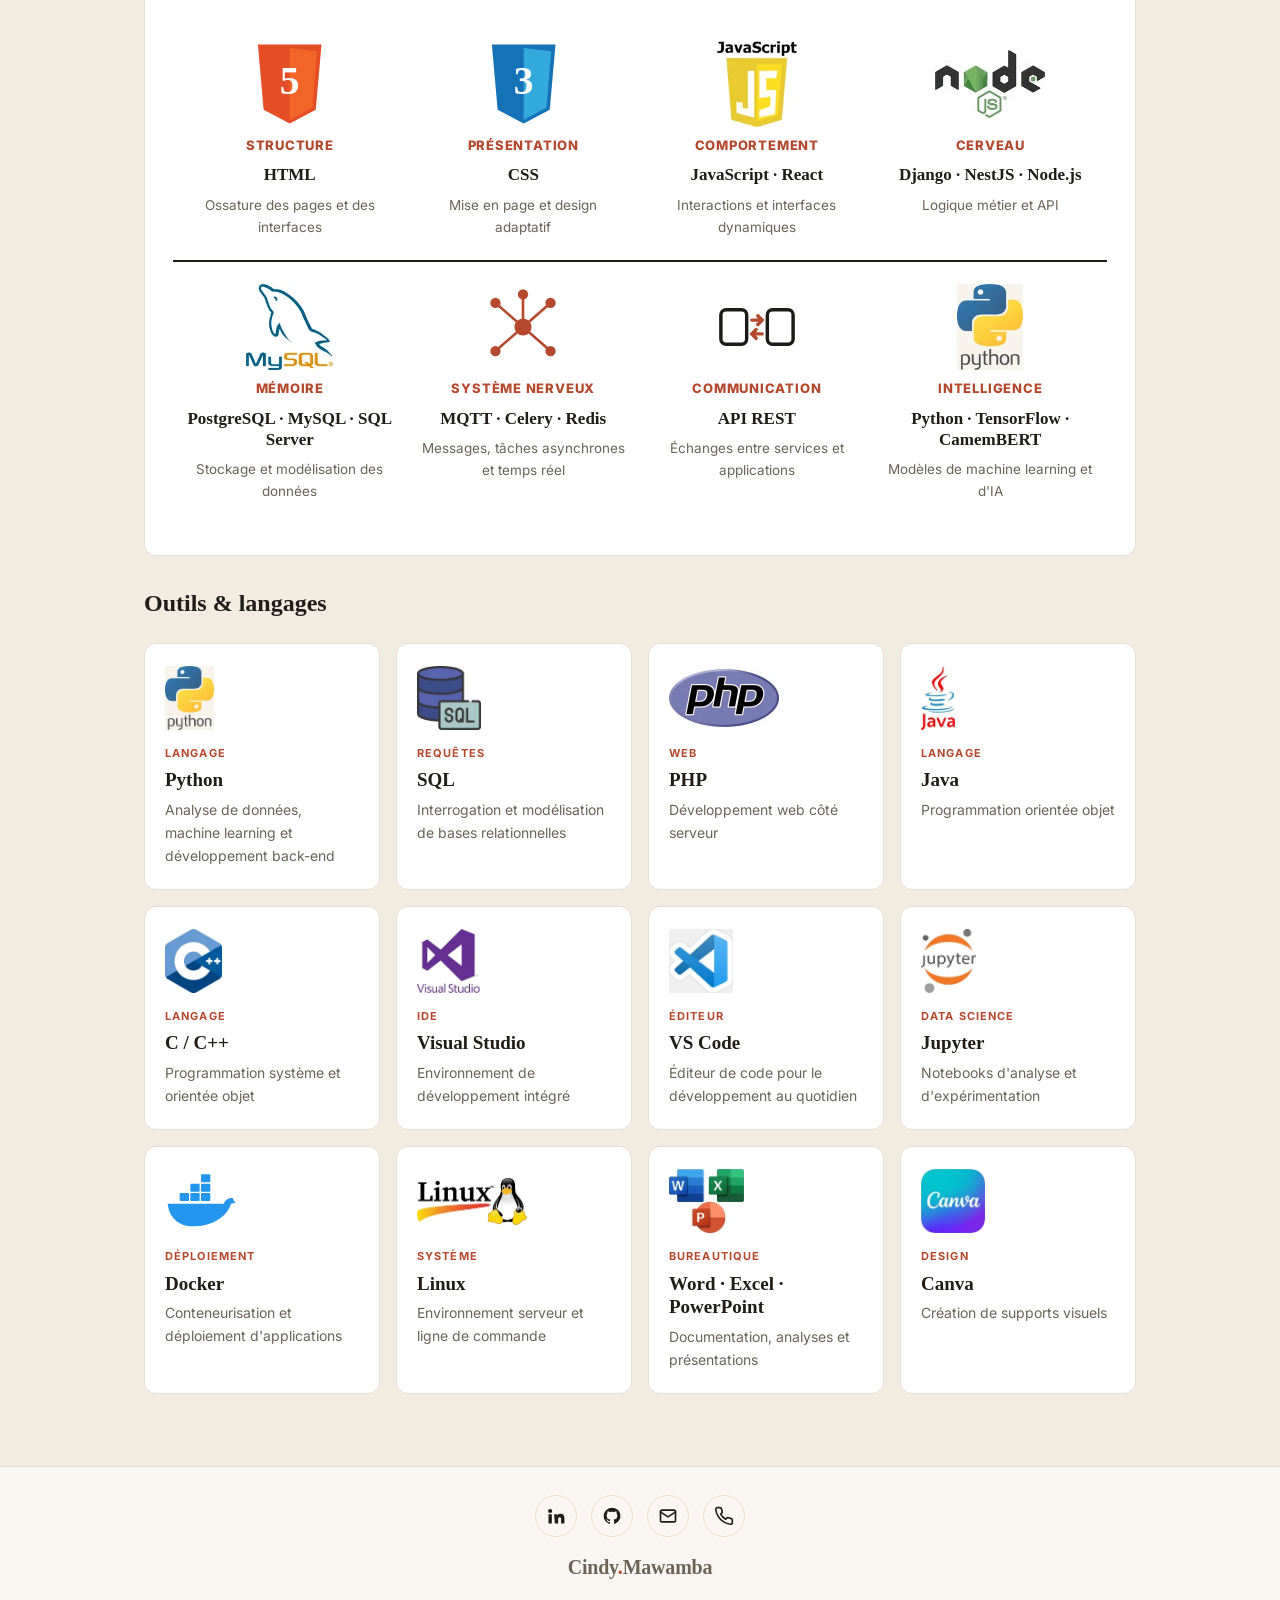
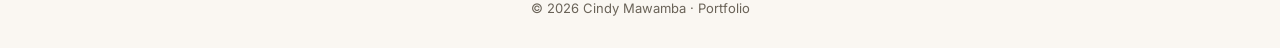
<file: competences.html>
<!DOCTYPE html>
<html lang="fr">
<head>
<meta charset="utf-8">
<meta name="viewport" content="width=device-width, initial-scale=1">
<title>Compétences | Cindy Mawamba</title>
<meta name="description" content="Portfolio de Cindy Mawamba, élève ingénieure en Data Science & IA (CESI) : pipelines ETL, MDM, deep learning, IA responsable et développement full-stack.">
<link rel="preconnect" href="https://fonts.googleapis.com">
<link rel="preconnect" href="https://fonts.gstatic.com" crossorigin>
<link href="https://fonts.googleapis.com/css2?family=Inter:wght@400;500;600;700&family=Poppins:wght@600;700;800&family=JetBrains+Mono:wght@400;500&display=swap" rel="stylesheet">
<style>
:root{
  --bg:#faf7f2; --bg2:#f1ebe0; --card:#ffffff; --line:#e6dfd2;
  --text:#201c17; --muted:#6a6358; --accent:#b4492d; --accent-soft:#f6e6df; --accent-dark:#98391f; --accent-deep:#7d2f19;
  --radius:12px;
}
*{box-sizing:border-box;margin:0;padding:0}
html{scroll-behavior:smooth}
body{font-family:'Inter',system-ui,sans-serif;background:var(--bg);color:var(--text);line-height:1.65;-webkit-font-smoothing:antialiased}
a{color:inherit;text-decoration:none}
.wrap{max-width:1040px;margin:0 auto;padding:0 24px}
nav{position:sticky;top:0;z-index:20;background:rgba(250,247,242,.92);backdrop-filter:blur(8px);border-bottom:1px solid var(--line)}
nav .wrap{display:flex;align-items:center;justify-content:space-between;height:64px}
.logo{font-family:'Times New Roman',Times,serif;font-weight:600;font-size:20px;letter-spacing:-.01em}
.logo span{color:var(--accent)}
nav ul{display:flex;gap:26px;list-style:none;font-size:14px;color:var(--muted)}
nav ul a:hover{color:var(--accent)}
.navcta{padding:9px 16px;font-size:14px;border-radius:8px;background:var(--text);color:#fff;font-weight:600;white-space:nowrap}
.navcta:hover{background:var(--accent)}
.hero{padding:96px 0 72px}
.hero-grid{display:grid;grid-template-columns:1fr 300px;gap:48px;align-items:center}
.hero-photo img{display:block;width:100%;height:auto;border-radius:20px;border:1px solid var(--line);box-shadow:0 18px 40px rgba(60,40,20,.15);object-fit:cover;aspect-ratio:3/4}
@media(max-width:820px){.hero-grid{grid-template-columns:1fr;gap:28px}.hero-photo{order:-1}.hero-photo img{width:190px;border-radius:50%;aspect-ratio:1/1;object-position:50% 20%}}

.tag{display:inline-block;font-size:13px;font-weight:600;letter-spacing:.08em;text-transform:uppercase;color:var(--accent);margin-bottom:22px}
h1{font-family:'Times New Roman',Times,serif;font-size:clamp(38px,7vw,66px);line-height:1.08;letter-spacing:-.02em;font-weight:600}
h1 em{font-style:italic;color:var(--accent)}
.lead{max-width:620px;margin-top:24px;font-size:19px;color:var(--muted)}
.cta{display:flex;flex-wrap:wrap;gap:12px;margin-top:36px}
.btn{display:inline-flex;align-items:center;gap:8px;padding:13px 22px;border-radius:8px;font-weight:600;font-size:15px;transition:.2s}
.btn.primary{background:var(--accent);color:#fff}
.btn.primary:hover{background:var(--accent-dark)}
.btn.ghost{border:1px solid var(--text);color:var(--text)}
.btn.ghost:hover{background:var(--text);color:#fff}
.stats{display:grid;grid-template-columns:repeat(3,1fr);gap:0;margin-top:64px;border-top:1px solid var(--line);border-bottom:1px solid var(--line)}
.stat{padding:22px 20px;border-right:1px solid var(--line)}
.stat:last-child{border-right:0}
.stats-exp{margin-top:0;margin-bottom:44px}
.stat b{display:block;font-family:'Times New Roman',Times,serif;font-size:32px;font-weight:600;color:var(--text)}
.stat span{font-size:14px;color:var(--muted)}
section{padding:72px 0}
section.alt{background:var(--bg2)}
.eyebrow{font-size:13px;font-weight:600;letter-spacing:.08em;text-transform:uppercase;color:var(--accent);margin-bottom:8px}
h2{font-family:'Times New Roman',Times,serif;font-size:clamp(28px,4vw,40px);letter-spacing:-.015em;line-height:1.15;font-weight:600;margin-bottom:36px}
.about{display:grid;grid-template-columns:1.5fr 1fr;gap:48px;align-items:center}
.about h2 em{font-style:italic;color:var(--accent)}
.about-lead{font-size:18px;color:var(--text)!important}
.about-quote{margin-top:24px;padding:4px 0 4px 20px;border-left:3px solid var(--accent);font-family:'Times New Roman',Times,serif;font-size:19px;line-height:1.5;color:var(--text)}
.about-tiles{display:grid;grid-template-columns:1fr 1fr;gap:14px}
.atile{background:var(--card);border:1px solid var(--line);border-radius:var(--radius);padding:22px 18px;display:flex;flex-direction:column;gap:6px}
.atile b{font-family:'Times New Roman',Times,serif;font-size:26px;line-height:1.1;color:var(--accent);font-weight:600}
.atile:nth-child(n+3) b{font-size:19px;color:var(--text)}
.atile span{font-size:13.5px;color:var(--muted)}
@media(max-width:800px){.about{grid-template-columns:1fr;gap:28px}}
.about p{color:var(--muted);margin-bottom:16px}
.about p strong{color:var(--text)}
.facts{list-style:none;background:var(--card);border:1px solid var(--line);border-radius:var(--radius);padding:24px;align-self:start}
.facts li{padding:10px 0;border-bottom:1px solid var(--line);font-size:15px;display:flex;justify-content:space-between;gap:16px}
.facts li:last-child{border:0}
.facts li span:first-child{color:var(--muted)}
.facts li span:last-child{text-align:right;font-weight:500}
.services{display:grid;grid-template-columns:repeat(auto-fit,minmax(290px,1fr));gap:16px}
.service{background:var(--card);border:1px solid var(--line);border-radius:var(--radius);padding:26px}
.service .ico{display:inline-block;font-size:12px;font-weight:700;letter-spacing:.06em;text-transform:uppercase;color:var(--accent);background:var(--accent-soft);padding:4px 10px;border-radius:6px;margin-bottom:14px}
.service h3{font-family:'Times New Roman',Times,serif;font-size:19px;font-weight:600;margin-bottom:8px}
.service p{color:var(--muted);font-size:15px}
.skills{display:grid;grid-template-columns:repeat(auto-fit,minmax(240px,1fr));gap:16px}
.skill{background:var(--card);border:1px solid var(--line);border-radius:var(--radius);padding:24px}
.skill h3{font-family:'Times New Roman',Times,serif;font-size:17px;font-weight:600;margin-bottom:14px}
.chips{display:flex;flex-wrap:wrap;gap:8px}
.chip{font-size:12.5px;font-weight:500;padding:4px 10px;border-radius:6px;background:var(--bg2);border:1px solid var(--line);color:#4a443b}
.timeline{border-left:2px solid var(--line);padding-left:28px;display:grid;gap:40px}
.item{position:relative}
.item::before{content:"";position:absolute;left:-36px;top:8px;width:12px;height:12px;border-radius:50%;background:var(--accent);box-shadow:0 0 0 5px var(--bg)}
section.alt .item::before{box-shadow:0 0 0 5px var(--bg2)}
.item h3{font-family:'Times New Roman',Times,serif;font-size:21px;font-weight:600}
.item .meta{font-size:14px;font-weight:500;color:var(--accent);margin:4px 0 14px}
.item .ctx{color:var(--muted);margin-bottom:16px;font-size:15px}
.item ul{padding-left:18px;color:var(--muted);font-size:15px}
.item li{margin-bottom:7px}
.item li strong{color:var(--text);font-weight:600}
.item .chips{margin-top:16px}
.mission-grid{display:grid;grid-template-columns:1.6fr 1fr;gap:28px}
.mission-grid h4,.proj h4{font-size:12px;font-weight:700;text-transform:uppercase;letter-spacing:.08em;color:var(--text);margin-bottom:8px}
.impact{background:var(--accent-soft);border-radius:10px;padding:16px 18px;align-self:start}
.impact ul{list-style:none;padding:0}
.impact li{color:var(--text);margin-bottom:8px}
.impact li b{color:var(--accent);font-family:'Times New Roman',Times,serif;font-size:19px}
.sub-title{font-family:'Times New Roman',Times,serif;font-size:1.5rem;margin:40px 0 20px;color:var(--text)}
.sub-title span{font-family:"Inter",sans-serif;font-size:.7rem;font-weight:600;letter-spacing:.08em;text-transform:uppercase;color:var(--accent);margin-left:10px;border:1px solid var(--accent);border-radius:99px;padding:3px 10px;vertical-align:middle}
.projects{display:grid;grid-template-columns:repeat(auto-fit,minmax(310px,1fr));gap:20px}
.proj{background:var(--card);border:1px solid var(--line);border-radius:var(--radius);padding:28px;display:flex;flex-direction:column;transition:.2s}
.proj:hover{border-color:var(--accent);box-shadow:0 8px 24px rgba(32,28,23,.07)}
.proj .kind{font-size:12px;font-weight:600;color:var(--accent);text-transform:uppercase;letter-spacing:.07em}
.proj h3{font-family:'Times New Roman',Times,serif;font-size:22px;font-weight:600;margin:8px 0 10px;line-height:1.2}
.proj p{color:var(--muted);font-size:15px;margin-bottom:14px}
.proj ul{padding-left:18px;color:var(--muted);font-size:14.5px;margin-bottom:16px;flex:1}
.proj li{margin-bottom:6px}
.proj li strong{color:var(--text);font-weight:600}
.proj .result{font-size:14px;font-weight:500;margin-bottom:16px;padding:10px 12px;background:var(--accent-soft);border-radius:8px;color:var(--accent-deep)}
.proj.featured{grid-column:1/-1;padding:32px}
.projects{display:block;column-width:310px;column-gap:20px}
.projects .proj{break-inside:avoid;-webkit-column-break-inside:avoid;margin-bottom:20px;display:flex}
.projects .proj.featured{column-span:all}
.proj.featured h3{font-size:26px}
.metrics{display:grid;grid-template-columns:repeat(auto-fit,minmax(190px,1fr));gap:12px;margin:6px 0 22px}
.metrics div{background:var(--accent-soft);border-radius:10px;padding:14px 16px}
.metrics b{display:block;font-family:'Times New Roman',Times,serif;font-size:26px;font-weight:600;color:var(--accent);line-height:1.25}
.metrics span{font-size:13px;color:#5b4036;line-height:1.4;display:block;margin-top:2px}
.proj .note{font-size:13.5px;color:var(--muted);border-left:3px solid var(--line);padding-left:12px;margin-bottom:16px}
.shots-title{margin-top:20px}
.shots{display:grid;grid-template-columns:repeat(auto-fill,minmax(210px,1fr));gap:12px;margin:8px 0 8px}
.shot{background:var(--card);border:1px solid var(--line);border-radius:10px;padding:0;overflow:hidden;cursor:zoom-in;text-align:left;font:inherit;color:inherit;transition:.2s}
.shot:hover,.shot:focus-visible{border-color:var(--accent);box-shadow:0 6px 18px rgba(32,28,23,.08);outline:none}
.shot img{display:block;width:100%;aspect-ratio:16/10;object-fit:cover;object-position:top;background:#fff;border-bottom:1px solid var(--line)}
.shot.contain img{object-fit:contain;object-position:center}
.shot span{display:block;padding:8px 10px;font-size:12.5px;line-height:1.4;color:var(--muted)}
.item .note,.proj .note{font-size:13px;color:var(--muted);border-left:3px solid var(--line);padding-left:12px;margin:10px 0 16px}
#lb{position:fixed;inset:0;background:rgba(20,16,12,.9);display:none;align-items:center;justify-content:center;flex-direction:column;z-index:50;padding:24px;cursor:zoom-out}
#lb.open{display:flex}
#lb img{max-width:100%;max-height:80vh;border-radius:8px;background:#fff}
#lb p{color:#fff;margin-top:14px;font-size:14px;text-align:center;max-width:720px}
.poster-sec{padding:72px 0 88px}
.poster{--pn:#06112a;--cy:#4cc9f0;--mint:#7ee8c1;--gold:#f6b94a;max-width:980px;margin:0 auto;border-radius:22px;padding:34px 34px 30px;color:#fff;position:relative;overflow:hidden;
  background:linear-gradient(rgba(76,201,240,.05) 1px,transparent 1px) 0 0/36px 36px,linear-gradient(90deg,rgba(76,201,240,.05) 1px,transparent 1px) 0 0/36px 36px,radial-gradient(ellipse at 50% 0%,#12306b 0%,#08142f 55%,#050d22 100%);
  box-shadow:0 24px 60px rgba(5,13,34,.35)}
.p-term{display:flex;align-items:center;gap:8px;background:rgba(6,17,42,.8);border:1px solid rgba(76,201,240,.25);border-radius:12px;padding:12px 16px;font-family:'JetBrains Mono',monospace;font-size:14px;color:#cfe6ff}
.p-term i{width:11px;height:11px;border-radius:50%;display:inline-block}
.p-term i:nth-child(1){background:#ff5f57}.p-term i:nth-child(2){background:#febc2e}.p-term i:nth-child(3){background:#28c840}
.p-term span{margin-left:8px;overflow:hidden;text-overflow:ellipsis;white-space:nowrap}
.p-alert{text-align:center;font-family:'JetBrains Mono',monospace;font-size:13px;letter-spacing:.18em;color:var(--gold);margin:26px 0 4px}
.poster .p-title{font-family:'Poppins',sans-serif;font-weight:800;font-size:clamp(44px,10vw,104px);line-height:1.05;letter-spacing:.01em;text-align:center;color:#fff;margin:0;text-shadow:0 0 28px rgba(76,201,240,.55),0 0 60px rgba(76,201,240,.25)}
.p-sub{text-align:center;font-family:'Poppins',sans-serif;font-weight:700;letter-spacing:.2em;font-size:clamp(13px,2.4vw,22px);color:var(--cy);margin:6px 0 30px}
.p-sub b{color:var(--gold);margin:0 .35em}
.p-grid{display:grid;grid-template-columns:1fr minmax(220px,300px) 1fr;gap:26px;align-items:start}
.p-col h3{font-family:'JetBrains Mono',monospace;font-size:13px;letter-spacing:.22em;color:var(--mint);margin:0 0 12px;padding-bottom:8px;border-bottom:1px solid rgba(126,232,193,.25);font-weight:500}
.p-col.right h3{text-align:right}
.p-col ul{list-style:none;display:grid;gap:10px}
.p-col li{background:rgba(20,48,96,.55);border:1px solid rgba(76,201,240,.28);border-radius:10px;padding:12px 14px;font-weight:700;font-size:14.5px;letter-spacing:.02em;text-transform:uppercase}
.p-col.right li{background:rgba(70,52,18,.5);border-color:rgba(246,185,74,.4);color:#ffe3a8}
.p-photo{position:relative;aspect-ratio:3/4;border:2px solid #2f7bd8;border-radius:6px;background:linear-gradient(160deg,#0f2a58,#07142e);display:grid;place-items:center;box-shadow:0 0 30px rgba(47,123,216,.35)}
.p-photo::before,.p-photo::after{content:"";position:absolute;width:34px;height:34px;border:3px solid var(--mint)}
.p-photo::before{top:-10px;left:-10px;border-right:0;border-bottom:0}
.p-photo::after{bottom:-10px;right:-10px;border-left:0;border-top:0}
.p-photo img{width:100%;height:100%;object-fit:cover;display:block}
.p-photo .mono{font-family:'Poppins',sans-serif;font-weight:800;font-size:72px;color:rgba(76,201,240,.85);text-shadow:0 0 24px rgba(76,201,240,.5)}
.p-photo .scan{position:absolute;top:12px;left:12px;font-family:'JetBrains Mono',monospace;font-size:12px;background:rgba(6,17,42,.8);border:1px solid rgba(126,232,193,.4);color:var(--mint);padding:4px 10px;border-radius:6px}
.p-name{width:min(100%,360px);margin:26px auto 0;text-align:center;font-family:'Poppins',sans-serif;font-weight:700;letter-spacing:.08em;font-size:22px;padding:12px 0;border-radius:10px;background:linear-gradient(90deg,#2f6fe0,#4cb8f5)}
.p-reward{margin-top:26px;display:flex;align-items:center;gap:14px;background:linear-gradient(90deg,#f6b94a,#f3a533);color:#1b1305;border-radius:12px;padding:12px 16px;font-family:'Poppins',sans-serif;font-weight:800;font-size:clamp(14px,2.6vw,24px);letter-spacing:.03em;text-transform:uppercase}
.p-reward span{background:#101a33;color:var(--gold);font-family:'JetBrains Mono',monospace;font-size:12px;letter-spacing:.2em;padding:8px 12px;border-radius:8px;white-space:nowrap}
.p-icons{display:grid;grid-template-columns:repeat(4,1fr);gap:12px;margin:26px 0 24px;text-align:center}
.p-icons div{font-family:'Poppins',sans-serif;font-weight:700;letter-spacing:.14em;font-size:13px}
.p-icons svg{display:block;margin:0 auto 10px;width:46px;height:46px;stroke:var(--cy);fill:none;stroke-width:1.8;stroke-linecap:round;stroke-linejoin:round}
.p-cta{display:flex;flex-wrap:wrap;align-items:center;justify-content:center;gap:10px 18px;border:2px solid rgba(126,232,193,.55);border-radius:12px;padding:14px 18px;background:rgba(18,60,56,.35)}
.p-cta b{font-family:'Poppins',sans-serif;font-weight:700;letter-spacing:.12em;color:var(--mint);font-size:20px}
.p-cta span{font-weight:600;font-size:15px}
.p-cta a{background:var(--mint);color:#052018;font-weight:700;font-size:14px;padding:9px 16px;border-radius:8px}
.p-cta a:hover{background:#fff}
@media (max-width:820px){
  .poster{padding:22px 18px}
  .p-grid{grid-template-columns:1fr}
  .p-photo{width:min(260px,70%);margin:0 auto;order:-1}
  .p-col.right h3{text-align:left}
  .p-icons{grid-template-columns:1fr 1fr}
}
.steps{display:grid;grid-template-columns:repeat(auto-fit,minmax(220px,1fr));gap:16px;counter-reset:s}
.step{background:var(--card);border:1px solid var(--line);border-radius:var(--radius);padding:26px;counter-increment:s}
.step::before{content:"0" counter(s);font-family:'Times New Roman',Times,serif;font-size:28px;color:var(--accent)}
.step h3{font-family:'Times New Roman',Times,serif;font-size:18px;font-weight:600;margin:8px 0}
.step p{color:var(--muted);font-size:15px}

.short-board{background:#fff;border:1px solid var(--line);border-radius:var(--radius);padding:34px 28px 30px;margin-bottom:28px}
.sb-title{font-family:'Times New Roman',Times,serif;font-size:clamp(24px,3.4vw,34px);font-weight:700;text-align:center;margin-bottom:30px}
.sb-title em{font-style:normal;color:#2d8fd5}
.short-grid{display:grid;grid-template-columns:repeat(4,1fr);gap:0}
.sh{display:flex;flex-direction:column;align-items:center;text-align:center;padding:22px 14px;gap:8px}
.sh:nth-child(n+5){border-top:2px solid var(--text)}
.sh-ic{height:86px;display:flex;align-items:center;justify-content:center}
.sh-ic img,.sh-ic svg{max-height:86px;max-width:110px;width:auto;height:86px;object-fit:contain}
.sh-lab{font-size:13px;font-weight:800;letter-spacing:.06em;text-transform:uppercase;color:var(--accent)}
.sh b{font-family:'Times New Roman',Times,serif;font-size:17px;line-height:1.25}
.sh span{font-size:13.5px;color:var(--muted)}
@media(max-width:900px){.short-grid{grid-template-columns:repeat(2,1fr)}.sh:nth-child(n+3){border-top:1px solid var(--line)}.sh:nth-child(n+5){border-top:1px solid var(--line)}}
.foot{display:flex;flex-direction:column;align-items:center;gap:14px}
.foot-social{display:flex;gap:14px}
.foot-social a{width:42px;height:42px;border-radius:50%;border:1px solid var(--line);display:flex;align-items:center;justify-content:center;color:var(--text);transition:.2s}
.foot-social a:hover{background:var(--accent);color:#fff;border-color:var(--accent)}
.foot-social svg{width:20px;height:20px}
.ia-band{position:relative;height:420px;overflow:hidden;background:#0e1628;display:flex;align-items:center}
.ia-band video{position:absolute;inset:0;width:100%;height:100%;object-fit:cover;opacity:.9}
.ia-over{position:relative;z-index:1;max-width:1100px;margin:0 auto;padding:0 24px;width:100%;text-shadow:0 2px 18px rgba(0,0,0,.6)}
.ia-over h2{color:#fff;margin-bottom:0;font-size:clamp(28px,4.4vw,48px)}
.ia-over .eyebrow{color:#ff9a78}
@media(max-width:700px){.ia-band{height:320px}}
.tech-groups{margin-top:34px}
.chip.tech{background:#fff;border:1px solid var(--line);font-weight:600}
.tg{margin-bottom:18px}
.tg h4{font-size:12px;font-weight:700;letter-spacing:.1em;text-transform:uppercase;color:var(--accent);margin-bottom:10px}
.tp-row{display:flex;flex-wrap:wrap;gap:10px}
.tp{display:flex;align-items:center;background:var(--card);border:1px solid var(--line);border-radius:999px;padding:8px 16px}
.tp-m{width:30px;height:30px;border-radius:8px;color:#fff;font-size:12px;font-weight:700;display:flex;align-items:center;justify-content:center;font-family:Inter,sans-serif}
.tp b{font-size:14px;font-weight:600}
.etl-flow{display:grid;grid-template-columns:1fr auto 1fr auto 1fr auto 1fr;gap:10px;align-items:stretch}
.etl-step{background:var(--card);border:1px solid var(--line);border-radius:var(--radius);padding:24px 20px;position:relative;display:flex;flex-direction:column;gap:6px}
.etl-n{position:absolute;top:14px;right:16px;font-family:'Times New Roman',Times,serif;font-size:30px;color:var(--line);font-weight:700}
.etl-ic svg{width:44px;height:44px}
.etl-en{font-size:11px;font-weight:700;letter-spacing:.1em;text-transform:uppercase;color:var(--accent);margin-top:8px}
.etl-step b{font-family:'Times New Roman',Times,serif;font-size:22px}
.etl-step p{font-size:14.5px;color:var(--text)}
.etl-step span{font-size:13px;color:var(--muted);margin-top:auto;padding-top:8px;border-top:1px dashed var(--line)}
.etl-arrow{display:flex;align-items:center;font-size:26px;color:var(--accent)}
.etl-note{margin-top:26px;color:var(--muted);max-width:760px}
.etl-flow{display:grid!important;grid-template-columns:1fr auto 1fr auto 1fr!important;gap:6px!important;align-items:start!important}
.etl-step{background:none!important;border:0!important;padding:8px 10px!important;align-items:center;text-align:center}
.etl-circle{width:200px;height:200px;border-radius:50%;background:var(--accent-soft);display:flex;align-items:center;justify-content:center;margin:0 auto 14px}
.etl-circle svg{width:150px;height:150px}
.etl-en{margin-top:0!important}
.etl-step p{max-width:270px}
.etl-step span{border-top:0!important;margin-top:6px!important;padding-top:0!important}
.etl-arrow{padding-top:90px!important}
.etl-arrow svg{width:56px;height:24px}
@media(max-width:900px){.etl-flow{grid-template-columns:1fr!important}.etl-arrow{padding-top:0!important;justify-content:center;transform:rotate(90deg);height:30px}}
#etl h2 em{font-style:italic;color:var(--accent)}
@media(max-width:900px){.etl-flow{grid-template-columns:1fr}.etl-arrow{justify-content:center;transform:rotate(90deg);height:20px}}
.hero-role{font-family:'Times New Roman',Times,serif;font-size:clamp(20px,2.6vw,28px);color:var(--accent);font-style:italic;margin:-4px 0 18px}
.services{grid-template-columns:1fr!important;gap:14px!important;max-width:900px}
.service{display:flex;gap:22px;align-items:flex-start}
.service .ico{flex:0 0 auto;min-width:56px;text-align:center;margin:2px 0 0}
.svc-body h3{margin-bottom:8px}
.svc-body ul{list-style:none;display:grid;gap:5px}
.svc-body li{color:var(--muted);font-size:15px;padding-left:16px;position:relative}
.svc-body li:before{content:"";position:absolute;left:0;top:.65em;width:6px;height:6px;border-radius:50%;background:var(--accent)}
@media(max-width:600px){.service{flex-direction:column;gap:10px}}
.exp-intro{max-width:820px;color:var(--muted);margin:-14px 0 30px;font-size:17px}
.tool-board{margin-top:8px}
.tool-title{font-family:'Times New Roman',Times,serif;font-size:24px;font-weight:700;margin-bottom:20px}
.tool-grid{display:grid;grid-template-columns:repeat(4,1fr);gap:16px}
.tl{background:var(--card);border:1px solid var(--line);border-radius:var(--radius);padding:22px 20px;display:flex;flex-direction:column;gap:6px}
.tl-ic{height:64px;display:flex;align-items:center;margin-bottom:8px}
.tl-ic img,.tl-ic svg{max-height:64px;max-width:110px;width:auto;object-fit:contain}
.tl-ic svg{height:56px}
.tl-lab{font-size:11px;font-weight:700;letter-spacing:.1em;text-transform:uppercase;color:var(--accent)}
.tl b{font-family:'Times New Roman',Times,serif;font-size:19px;line-height:1.25}
.tl span{font-size:14px;color:var(--muted)}
@media(max-width:900px){.tool-grid{grid-template-columns:repeat(2,1fr)}}
.logo-board{background:#fff;border:1px solid var(--line);border-radius:var(--radius);padding:32px 28px;margin-bottom:28px}
.lb-title{font-family:'Times New Roman',Times,serif;font-size:clamp(22px,3vw,30px);font-weight:700;text-align:center;margin-bottom:26px;letter-spacing:.01em}
.lb-title em{font-style:normal;color:var(--accent)}
.logo-grid{display:flex;flex-wrap:wrap;justify-content:center;gap:26px 10px}
.lg{width:calc(25% - 10px)}
.lb-title2{font-family:'Times New Roman',Times,serif;font-size:22px;font-weight:700;text-align:center;margin-bottom:22px}
.lg{display:flex;flex-direction:column;align-items:center;gap:10px;text-align:center}
.lg-img{height:84px;width:100%;display:flex;align-items:center;justify-content:center}
.lg-img svg{height:70px;width:auto;max-width:120px}
.lg-img img{max-height:84px;max-width:120px;width:auto;height:auto;object-fit:contain}
.lg span{font-size:12.5px;font-weight:700;letter-spacing:.06em;text-transform:uppercase;color:var(--text)}
@media(max-width:700px){.lg{width:calc(50% - 10px)}.logo-board{padding:24px 16px}}
.brief{display:grid;grid-template-columns:repeat(4,1fr);gap:16px;margin-top:8px}
.brief .tile{background:var(--card);border:1px solid var(--line);border-radius:var(--radius);padding:22px 20px}
.brief .tile small{display:block;font-size:11px;font-weight:700;letter-spacing:.1em;text-transform:uppercase;color:var(--accent);margin-bottom:6px}
.brief .tile b{display:block;font-family:'Times New Roman',Times,serif;font-size:20px;line-height:1.25;margin-bottom:8px}
.brief .tile span{font-size:14px;color:var(--muted)}
@media(max-width:900px){.brief{grid-template-columns:repeat(2,1fr)}}
.contact-cards{display:grid;grid-template-columns:repeat(3,1fr);gap:16px;margin:36px auto 28px;max-width:900px;text-align:center}
.contact-cards .cc{background:var(--card);border:1px solid var(--line);border-radius:var(--radius);padding:22px 16px}
.contact-cards .cc small{display:block;font-size:11px;font-weight:700;letter-spacing:.1em;text-transform:uppercase;color:var(--accent);margin-bottom:6px}
.contact-cards .cc b{display:block;font-family:'Times New Roman',Times,serif;font-size:18px;word-break:break-word}
.contact-cards .cc span{display:block;font-size:14px;color:var(--muted);margin-top:6px}
.contact-cards a{color:inherit}
.cform{max-width:900px;margin:0 auto 28px;background:var(--card);border:1px solid var(--line);border-radius:var(--radius);padding:30px;text-align:left}
.cform h3{font-family:'Times New Roman',Times,serif;font-size:22px;margin-bottom:16px}
.cform input,.cform textarea{width:100%;font:inherit;padding:13px 14px;margin-bottom:12px;border:1px solid var(--line);border-radius:8px;background:var(--bg);color:var(--text)}
.cform input:focus,.cform textarea:focus{outline:2px solid var(--accent);outline-offset:1px}
.cform textarea{min-height:130px;resize:vertical}
.cform .count{font-size:13px;color:var(--muted);margin:-4px 0 14px}
.cform button{cursor:pointer;border:0;font:inherit;font-weight:600}
.cmap{max-width:900px;margin:0 auto;border-radius:var(--radius);overflow:hidden;border:1px solid var(--line)}
.cmap iframe{display:block;width:100%;height:300px;border:0}
@media(max-width:700px){.contact-cards{grid-template-columns:1fr}.cform{padding:22px}}
.contact{text-align:center}
.contact p{color:var(--muted);max-width:520px;margin:0 auto 32px}
.contact .cta{justify-content:center}
footer{padding:28px 0;border-top:1px solid var(--line);text-align:center;font-size:13px;color:var(--muted)}
.reveal{opacity:0;transform:translateY(14px);transition:opacity .5s ease,transform .5s ease}
.reveal.in{opacity:1;transform:none}
@media (prefers-reduced-motion:reduce){.reveal{opacity:1;transform:none;transition:none}html{scroll-behavior:auto}}
@media (max-width:760px){
  nav ul{display:none}
  .mission-grid{grid-template-columns:1fr}
  .stats{grid-template-columns:1fr 1fr}
  .stat:nth-child(2){border-right:0}
  .stat:nth-child(-n+2){border-bottom:1px solid var(--line)}
  .stat:nth-child(3){grid-column:1/-1}
  .hero{padding:64px 0 48px}
}
nav ul a.active{color:var(--accent);font-weight:600}
@media(max-width:900px){nav .wrap{height:auto;flex-wrap:wrap;padding-top:10px;padding-bottom:4px;row-gap:4px}nav ul{display:flex!important;order:3;width:100%;overflow-x:auto;gap:20px;padding:8px 0 10px;white-space:nowrap}.navcta{padding:7px 12px}}
.sec-sub{color:var(--muted);font-size:16px;margin:-6px 0 22px;max-width:640px}
</style>
<link rel="stylesheet" href="responsive.css">
<script src="i18n.js"></script>
</head>
<body>
<nav>
  <div class="wrap">
    <a href="index.html" class="logo">Cindy<span>.</span>Mawamba</a>
    <ul><li><a href="index.html">Accueil</a></li><li><a href="a-propos.html">À propos</a></li><li><a href="competences.html" class="active">Compétences</a></li><li><a href="services.html">Services</a></li><li><a href="experience.html">Expérience</a></li><li><a href="projets.html">Projets</a></li><li><a href="contact.html">Contact</a></li></ul>
    <a class="navcta" href="CV_Cindy_Mawamba.pdf">Mon CV</a>
  </div>
</nav>

<section id="competences">
  <div class="wrap reveal">
    <div class="eyebrow">compétences</div>
    <h2>Mes savoir-faire</h2>
    <p class="sec-sub">Ce que je sais faire, par grands domaines.</p>
    <div class="skills">
      <div class="skill">
        <h3>Data engineering</h3>
        <div class="chips"><span class="chip">ETL</span><span class="chip">Modélisation de données</span><span class="chip">Gestion des données de référence (MDM)</span><span class="chip">Entrepôt de données</span><span class="chip">Bases relationnelles et NoSQL</span><span class="chip">Data visualisation</span><span class="chip tech">Talend</span><span class="chip tech">EBX (MDM)</span><span class="chip tech">Power BI</span><span class="chip tech">SQL Server</span><span class="chip tech">pgAdmin</span></div>
      </div>
      <div class="skill">
        <h3>Data science</h3>
        <div class="chips"><span class="chip">Analyse exploratoire (EDA)</span><span class="chip">Nettoyage &amp; préparation des données</span><span class="chip">Feature engineering</span><span class="chip">Classification</span><span class="chip">Prédiction (attrition, diabète)</span><span class="chip">Détection de fraude</span><span class="chip">NLP</span><span class="chip">Optimisation d'hyperparamètres</span><span class="chip">Évaluation de modèles</span><span class="chip">Équité algorithmique</span><span class="chip tech">Pandas</span><span class="chip tech">Scikit-learn</span><span class="chip tech">Optuna</span><span class="chip tech">AIF360</span></div>
      </div>
      <div class="skill">
        <h3>IA &amp; Machine Learning</h3>
        <div class="chips"><span class="chip">Deep learning</span><span class="chip">Réseaux MLP</span><span class="chip">Auto-encodeurs</span><span class="chip">Image captioning</span><span class="chip">MLOps</span><span class="chip tech">TensorFlow / Keras</span><span class="chip tech">CamemBERT</span></div>
      </div>
      <div class="skill">
        <h3>Développement</h3>
        <div class="chips"><span class="chip">Développement full stack</span><span class="chip">API REST</span><span class="chip">Tâches asynchrones</span><span class="chip">Programmation orientée objet</span><span class="chip tech">Django</span><span class="chip tech">Django REST Framework</span><span class="chip tech">Flask</span><span class="chip tech">React</span><span class="chip tech">NestJS</span><span class="chip tech">C#</span><span class="chip tech">WordPress</span><span class="chip tech">Celery</span><span class="chip tech">Redis</span><span class="chip tech">PHP</span><span class="chip tech">JavaScript</span><span class="chip tech">HTML</span><span class="chip tech">CSS</span><span class="chip tech">Composer</span><span class="chip tech">Stripe</span><span class="chip tech">PayPal</span><span class="chip">Paiement en ligne</span><span class="chip">Webhooks de paiement</span><span class="chip">Génération de PDF (mPDF)</span><span class="chip">Gestion des rôles (RBAC)</span></div>
      </div>
      <div class="skill">
        <h3>Méthodes</h3>
        <div class="chips"><span class="chip">Scrum / Agile</span><span class="chip">Git Flow</span><span class="chip">UML / SysML</span><span class="chip">Architecture microservices</span><span class="chip">Certification Cisco</span><span class="chip tech">Git / GitHub</span><span class="chip">Planification de projet (PERT)</span><span class="chip">RGPD et privacy by design</span></div>
      </div>
      <div class="skill">
        <h3>IoT &amp; supervision</h3>
        <div class="chips"><span class="chip">Architecture IoT Edge-to-Cloud</span><span class="chip">Supervision et tableaux de bord</span><span class="chip tech">ESP32</span><span class="chip tech">MQTT</span><span class="chip tech">LoRaWAN</span><span class="chip tech">Node-RED</span><span class="chip tech">Grafana</span><span class="chip">Sécurité TLS / SSL</span><span class="chip">Authentification</span><span class="chip tech">Mosquitto</span><span class="chip tech">OpenSSL</span></div>
      </div>
    </div>

  </div>
</section>

<section id="stack" class="alt">
  <div class="wrap reveal">
    <div class="eyebrow">technologies</div>
    <h2>Mon environnement technique</h2>
    <p class="sec-sub">Les outils, langages et technologies que j'utilise au quotidien.</p>
    <div class="short-board"><div class="short-grid"><div class="sh"><div class="sh-ic"><svg viewBox="0 0 90 100" aria-label="HTML"><path d="M8 4h74l-6.700 76L45 96 14.700 80z" fill="#e44d26"/><path d="M45 8v84l26.500-14.700L77 12z" fill="#f16529"/><text x="45" y="62" text-anchor="middle" font-family="Times New Roman,serif" font-weight="700" font-size="46" fill="#fff">5</text></svg></div><div class="sh-lab">Structure</div><b>HTML</b><span>Ossature des pages et des interfaces</span></div><div class="sh"><div class="sh-ic"><svg viewBox="0 0 90 100" aria-label="CSS"><path d="M8 4h74l-6.700 76L45 96 14.700 80z" fill="#1572b6"/><path d="M45 8v84l26.500-14.700L77 12z" fill="#33a9dc"/><text x="45" y="62" text-anchor="middle" font-family="Times New Roman,serif" font-weight="700" font-size="46" fill="#fff">3</text></svg></div><div class="sh-lab">Présentation</div><b>CSS</b><span>Mise en page et design adaptatif</span></div><div class="sh"><div class="sh-ic"><img loading="lazy" decoding="async" src="img/p-0b0ebadf81.webp" alt="JavaScript"></div><div class="sh-lab">Comportement</div><b>JavaScript · React</b><span>Interactions et interfaces dynamiques</span></div><div class="sh"><div class="sh-ic"><img loading="lazy" decoding="async" src="img/p-b4b1abcef9.webp" alt="Node.js"></div><div class="sh-lab">Cerveau</div><b>Django · NestJS · Node.js</b><span>Logique métier et API</span></div><div class="sh"><div class="sh-ic"><img loading="lazy" decoding="async" src="img/p-fe1b1d8f82.webp" alt="MySQL"></div><div class="sh-lab">Mémoire</div><b>PostgreSQL · MySQL · SQL Server</b><span>Stockage et modélisation des données</span></div><div class="sh"><div class="sh-ic"><svg viewBox="0 0 100 100" aria-label="messages"><g stroke="var(--accent)" stroke-width="3" fill="none" stroke-linecap="round"><path d="M50 50L18 22M50 50L82 22M50 50L18 78M50 50L82 78M50 50V12"/></g><g fill="var(--accent)"><circle cx="50" cy="50" r="10"/><circle cx="18" cy="22" r="6"/><circle cx="82" cy="22" r="6"/><circle cx="18" cy="78" r="6"/><circle cx="82" cy="78" r="6"/><circle cx="50" cy="12" r="6"/></g></svg></div><div class="sh-lab">Système nerveux</div><b>MQTT · Celery · Redis</b><span>Messages, tâches asynchrones et temps réel</span></div><div class="sh"><div class="sh-ic"><svg viewBox="0 0 100 100" aria-label="API REST"><rect x="8" y="30" width="30" height="40" rx="6" fill="none" stroke="#1c1b18" stroke-width="4"/><rect x="62" y="30" width="30" height="40" rx="6" fill="none" stroke="#1c1b18" stroke-width="4"/><g stroke="var(--accent)" stroke-width="4" stroke-linecap="round" fill="none"><path d="M44 42h12m-5-5l5 5-5 5"/><path d="M56 58H44m5-5l-5 5 5 5"/></g></svg></div><div class="sh-lab">Communication</div><b>API REST</b><span>Échanges entre services et applications</span></div><div class="sh"><div class="sh-ic"><img loading="lazy" decoding="async" src="img/p-17dac8e61c.webp" alt="Python"></div><div class="sh-lab">Intelligence</div><b>Python · TensorFlow · CamemBERT</b><span>Modèles de machine learning et d'IA</span></div></div></div>
    <div class="tool-board"><div class="tool-title">Outils &amp; langages</div><div class="tool-grid"><div class="tl"><div class="tl-ic"><img src="img/p-17dac8e61c.webp" alt="Python" loading="lazy"></div><div class="tl-lab">Langage</div><b>Python</b><span>Analyse de données, machine learning et développement back-end</span></div><div class="tl"><div class="tl-ic"><img src="img/p-b7508c1023.webp" alt="SQL" loading="lazy"></div><div class="tl-lab">Requêtes</div><b>SQL</b><span>Interrogation et modélisation de bases relationnelles</span></div><div class="tl"><div class="tl-ic"><img src="img/p-2bcde7c2ca.webp" alt="PHP" loading="lazy"></div><div class="tl-lab">Web</div><b>PHP</b><span>Développement web côté serveur</span></div><div class="tl"><div class="tl-ic"><img src="img/p-30df5212b1.webp" alt="Java" loading="lazy"></div><div class="tl-lab">Langage</div><b>Java</b><span>Programmation orientée objet</span></div><div class="tl"><div class="tl-ic"><img src="img/p-84f8b203fd.webp" alt="C / C++" loading="lazy"></div><div class="tl-lab">Langage</div><b>C / C++</b><span>Programmation système et orientée objet</span></div><div class="tl"><div class="tl-ic"><img src="img/p-4d71b983f8.webp" alt="Visual Studio" loading="lazy"></div><div class="tl-lab">IDE</div><b>Visual Studio</b><span>Environnement de développement intégré</span></div><div class="tl"><div class="tl-ic"><img src="img/p-a11977c94a.webp" alt="VS Code" loading="lazy"></div><div class="tl-lab">Éditeur</div><b>VS Code</b><span>Éditeur de code pour le développement au quotidien</span></div><div class="tl"><div class="tl-ic"><img src="img/p-2f57139fba.webp" alt="Jupyter" loading="lazy"></div><div class="tl-lab">Data science</div><b>Jupyter</b><span>Notebooks d'analyse et d'expérimentation</span></div><div class="tl"><div class="tl-ic"><svg viewBox="0 0 120 84" aria-label="Docker"><g fill="#2496ed"><rect x="22" y="30" width="14" height="12" rx="1.500"/><rect x="38" y="30" width="14" height="12" rx="1.500"/><rect x="54" y="30" width="14" height="12" rx="1.500"/><rect x="38" y="16" width="14" height="12" rx="1.500"/><rect x="54" y="16" width="14" height="12" rx="1.500"/><rect x="54" y="2" width="14" height="12" rx="1.500"/><path d="M4 46h84c4-8 10-9 14-8 0 3 2 5 4 6-2 1-4 2-7 2C93 66 70 80 42 80 20 80 6 66 4 46z"/></g></svg></div><div class="tl-lab">Déploiement</div><b>Docker</b><span>Conteneurisation et déploiement d'applications</span></div><div class="tl"><div class="tl-ic"><img src="img/p-f7208f47d9.webp" alt="Linux" loading="lazy"></div><div class="tl-lab">Système</div><b>Linux</b><span>Environnement serveur et ligne de commande</span></div><div class="tl"><div class="tl-ic"><img src="img/p-9eded6230a.webp" alt="Word · Excel · PowerPoint" loading="lazy"></div><div class="tl-lab">Bureautique</div><b>Word · Excel · PowerPoint</b><span>Documentation, analyses et présentations</span></div><div class="tl"><div class="tl-ic"><img src="img/p-2510af9bca.webp" alt="Canva" loading="lazy"></div><div class="tl-lab">Design</div><b>Canva</b><span>Création de supports visuels</span></div></div></div>
      </div>
</section>

<footer>
  <div class="wrap foot">
    <div class="foot-social">
      <a href="https://www.linkedin.com/in/cindy-mawamba" target="_blank" rel="noopener" aria-label="LinkedIn"><svg viewBox="0 0 24 24" fill="currentColor"><path d="M4.98 3.5a2.5 2.5 0 1 1 0 5 2.5 2.5 0 0 1 0-5zM3 9.75h4V21H3zM9.75 9.75h3.8v1.6h.06c.53-1 1.82-2.05 3.75-2.05 4 0 4.74 2.64 4.74 6.07V21h-4v-4.9c0-1.17-.02-2.67-1.63-2.67-1.63 0-1.88 1.27-1.88 2.59V21h-4z"/></svg></a>
      <a href="https://github.com/cindyelfrid" target="_blank" rel="noopener" aria-label="GitHub"><svg viewBox="0 0 24 24" fill="currentColor"><path d="M12 2a10 10 0 0 0-3.16 19.49c.5.09.68-.22.68-.48v-1.7c-2.78.6-3.37-1.34-3.37-1.34-.45-1.15-1.11-1.46-1.11-1.46-.9-.62.07-.6.07-.6 1 .07 1.53 1.03 1.53 1.03.89 1.52 2.34 1.08 2.9.83.09-.65.35-1.08.63-1.33-2.22-.25-4.55-1.11-4.55-4.94 0-1.09.39-1.98 1.03-2.68-.1-.25-.45-1.27.1-2.64 0 0 .84-.27 2.75 1.02a9.5 9.5 0 0 1 5 0c1.91-1.29 2.75-1.02 2.75-1.02.55 1.37.2 2.39.1 2.64.64.7 1.03 1.59 1.03 2.68 0 3.84-2.34 4.69-4.57 4.94.36.31.68.92.68 1.85v2.75c0 .27.18.58.69.48A10 10 0 0 0 12 2z"/></svg></a>
      <a href="mailto:cindyelfrid.mawambamadage@viacesi.fr" aria-label="E-mail"><svg viewBox="0 0 24 24" fill="none" stroke="currentColor" stroke-width="2" stroke-linecap="round" stroke-linejoin="round"><rect x="3" y="5" width="18" height="14" rx="2"/><path d="M3 7l9 6 9-6"/></svg></a>
      <a href="tel:+33752075528" aria-label="Téléphone"><svg viewBox="0 0 24 24" fill="none" stroke="currentColor" stroke-width="2" stroke-linecap="round" stroke-linejoin="round"><path d="M22 16.9v3a2 2 0 0 1-2.2 2 19.8 19.8 0 0 1-8.6-3.1 19.5 19.5 0 0 1-6-6A19.8 19.8 0 0 1 2.1 4.2 2 2 0 0 1 4.1 2h3a2 2 0 0 1 2 1.7c.1.9.4 1.8.7 2.7a2 2 0 0 1-.5 2.1L8 9.800a16 16 0 0 0 6 6l1.300-1.300a2 2 0 0 1 2.100-.4c.9.3 1.800.6 2.700.7a2 2 0 0 1 1.700 2z"/></svg></a>
    </div>
    <a href="index.html" class="logo">Cindy<span>.</span>Mawamba</a>
    <div>© <span id="year"></span> Cindy Mawamba · Portfolio</div>
  </div>
</footer>

<script>
document.getElementById('year').textContent = new Date().getFullYear();
var els = document.querySelectorAll('.reveal');
if ('IntersectionObserver' in window) {
  var io = new IntersectionObserver(function(entries){
    entries.forEach(function(e){ if (e.isIntersecting) { e.target.classList.add('in'); io.unobserve(e.target); } });
  }, {threshold: 0.05});
  els.forEach(function(el){ io.observe(el); });
} else {
  els.forEach(function(el){ el.classList.add('in'); });
}
</script>
</body>
</html>
</file>
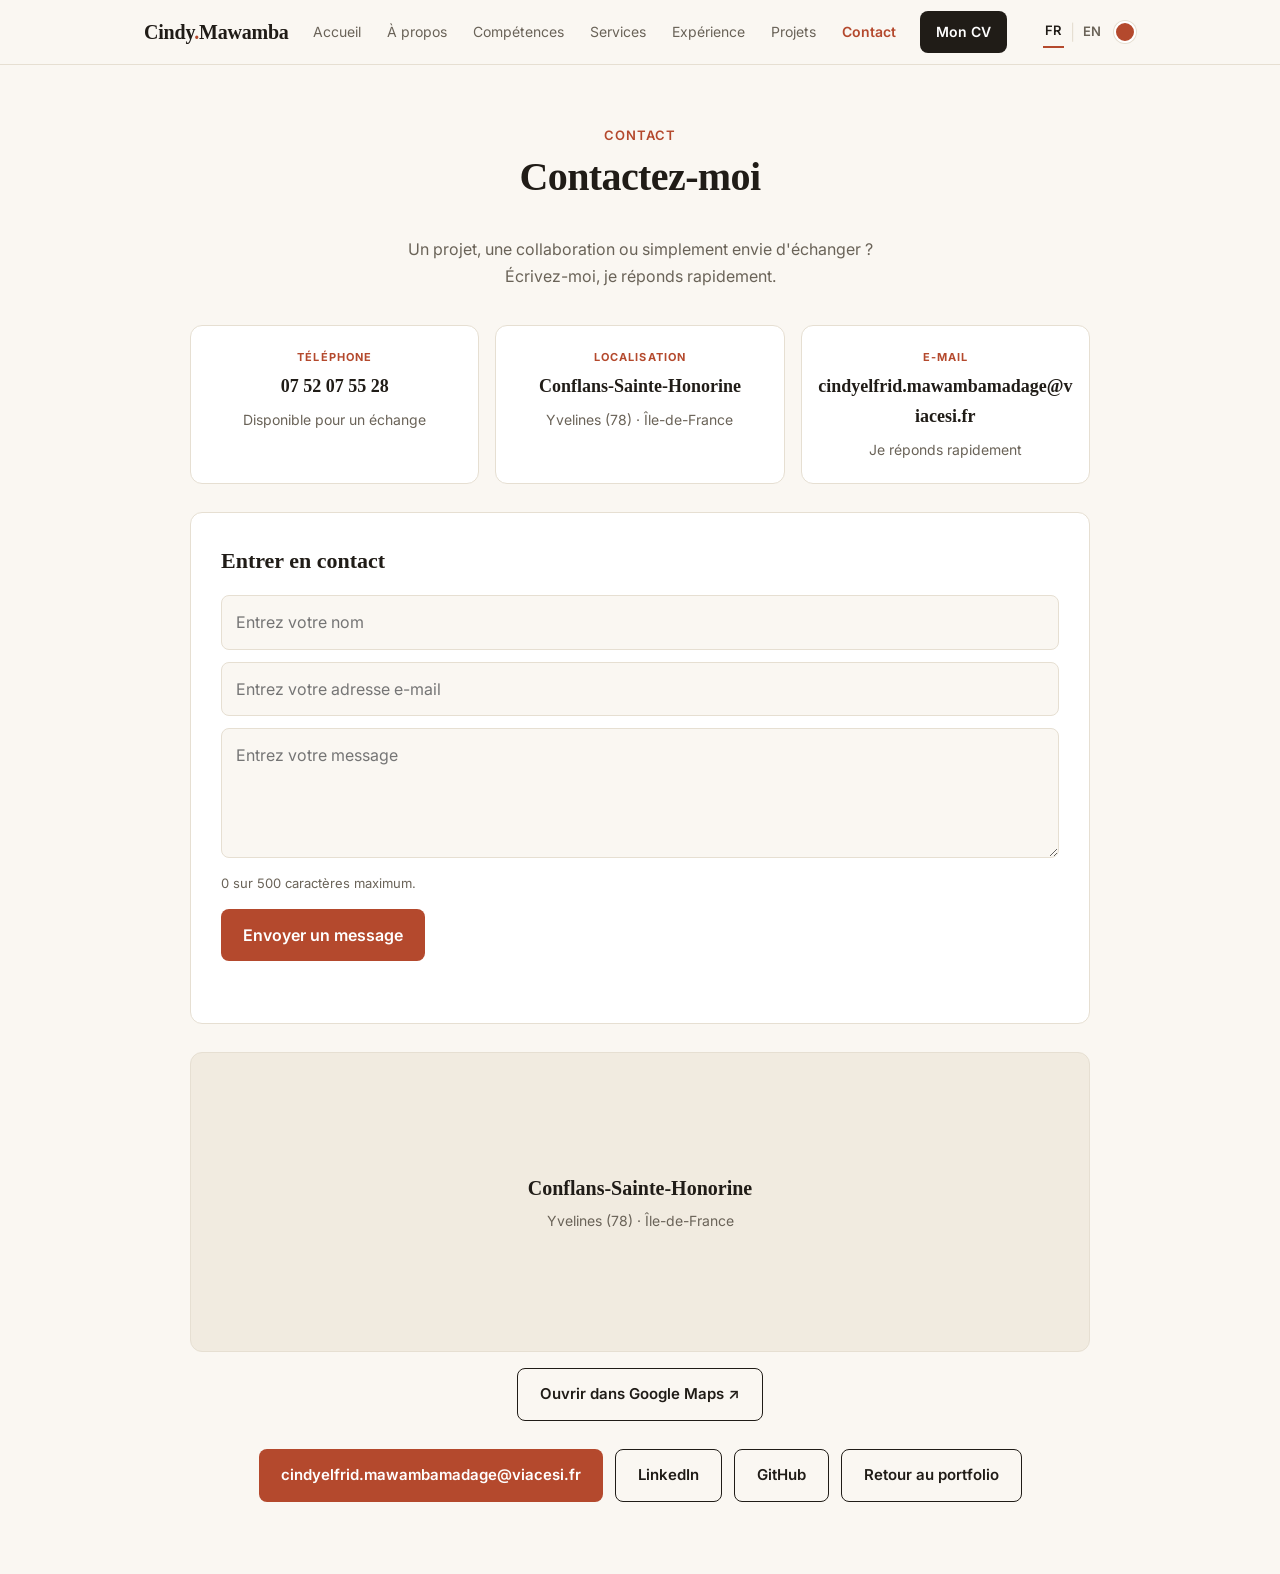
<file: contact.html>
<!DOCTYPE html>
<html lang="fr">
<head>
<meta charset="utf-8">
<meta name="viewport" content="width=device-width, initial-scale=1">
<title>Contact | Cindy Mawamba</title>
<link rel="preconnect" href="https://fonts.googleapis.com"><link rel="preconnect" href="https://fonts.gstatic.com" crossorigin><link href="https://fonts.googleapis.com/css2?family=Inter:wght@400;500;600;700&family=Poppins:wght@600;700;800&family=JetBrains+Mono:wght@400;500&display=swap" rel="stylesheet">
<style>
:root{
  --bg:#faf7f2; --bg2:#f1ebe0; --card:#ffffff; --line:#e6dfd2;
  --text:#201c17; --muted:#6a6358; --accent:#b4492d; --accent-soft:#f6e6df; --accent-dark:#98391f; --accent-deep:#7d2f19;
  --radius:12px;
}
*{box-sizing:border-box;margin:0;padding:0}
html{scroll-behavior:smooth}
body{font-family:'Inter',system-ui,sans-serif;background:var(--bg);color:var(--text);line-height:1.65;-webkit-font-smoothing:antialiased}
a{color:inherit;text-decoration:none}
.wrap{max-width:1040px;margin:0 auto;padding:0 24px}
nav{position:sticky;top:0;z-index:20;background:rgba(250,247,242,.92);backdrop-filter:blur(8px);border-bottom:1px solid var(--line)}
nav .wrap{display:flex;align-items:center;justify-content:space-between;height:64px}
.logo{font-family:'Times New Roman',Times,serif;font-weight:600;font-size:20px;letter-spacing:-.01em}
.logo span{color:var(--accent)}
nav ul{display:flex;gap:26px;list-style:none;font-size:14px;color:var(--muted)}
nav ul a:hover{color:var(--accent)}
.navcta{padding:9px 16px;font-size:14px;border-radius:8px;background:var(--text);color:#fff;font-weight:600;white-space:nowrap}
.navcta:hover{background:var(--accent)}
.hero{padding:96px 0 72px}
.tag{display:inline-block;font-size:13px;font-weight:600;letter-spacing:.08em;text-transform:uppercase;color:var(--accent);margin-bottom:22px}
h1{font-family:'Times New Roman',Times,serif;font-size:clamp(38px,7vw,66px);line-height:1.08;letter-spacing:-.02em;font-weight:600}
h1 em{font-style:italic;color:var(--accent)}
.lead{max-width:620px;margin-top:24px;font-size:19px;color:var(--muted)}
.cta{display:flex;flex-wrap:wrap;gap:12px;margin-top:36px}
.btn{display:inline-flex;align-items:center;gap:8px;padding:13px 22px;border-radius:8px;font-weight:600;font-size:15px;transition:.2s}
.btn.primary{background:var(--accent);color:#fff}
.btn.primary:hover{background:var(--accent-dark)}
.btn.ghost{border:1px solid var(--text);color:var(--text)}
.btn.ghost:hover{background:var(--text);color:#fff}
.stats{display:grid;grid-template-columns:repeat(3,1fr);gap:0;margin-top:64px;border-top:1px solid var(--line);border-bottom:1px solid var(--line)}
.stat{padding:22px 20px;border-right:1px solid var(--line)}
.stat:last-child{border-right:0}
.stat b{display:block;font-family:'Times New Roman',Times,serif;font-size:32px;font-weight:600;color:var(--text)}
.stat span{font-size:14px;color:var(--muted)}
section{padding:72px 0}
section.alt{background:var(--bg2)}
.eyebrow{font-size:13px;font-weight:600;letter-spacing:.08em;text-transform:uppercase;color:var(--accent);margin-bottom:8px}
h2{font-family:'Times New Roman',Times,serif;font-size:clamp(28px,4vw,40px);letter-spacing:-.015em;line-height:1.15;font-weight:600;margin-bottom:36px}
.about{display:grid;grid-template-columns:1.4fr 1fr;gap:48px}
.about p{color:var(--muted);margin-bottom:16px}
.about p strong{color:var(--text)}
.facts{list-style:none;background:var(--card);border:1px solid var(--line);border-radius:var(--radius);padding:24px;align-self:start}
.facts li{padding:10px 0;border-bottom:1px solid var(--line);font-size:15px;display:flex;justify-content:space-between;gap:16px}
.facts li:last-child{border:0}
.facts li span:first-child{color:var(--muted)}
.facts li span:last-child{text-align:right;font-weight:500}
.services{display:grid;grid-template-columns:repeat(auto-fit,minmax(290px,1fr));gap:16px}
.service{background:var(--card);border:1px solid var(--line);border-radius:var(--radius);padding:26px}
.service .ico{display:inline-block;font-size:12px;font-weight:700;letter-spacing:.06em;text-transform:uppercase;color:var(--accent);background:var(--accent-soft);padding:4px 10px;border-radius:6px;margin-bottom:14px}
.service h3{font-family:'Times New Roman',Times,serif;font-size:19px;font-weight:600;margin-bottom:8px}
.service p{color:var(--muted);font-size:15px}
.skills{display:grid;grid-template-columns:repeat(auto-fit,minmax(240px,1fr));gap:16px}
.skill{background:var(--card);border:1px solid var(--line);border-radius:var(--radius);padding:24px}
.skill h3{font-family:'Times New Roman',Times,serif;font-size:17px;font-weight:600;margin-bottom:14px}
.chips{display:flex;flex-wrap:wrap;gap:8px}
.chip{font-size:12.5px;font-weight:500;padding:4px 10px;border-radius:6px;background:var(--bg2);border:1px solid var(--line);color:#4a443b}
.timeline{border-left:2px solid var(--line);padding-left:28px;display:grid;gap:40px}
.item{position:relative}
.item::before{content:"";position:absolute;left:-36px;top:8px;width:12px;height:12px;border-radius:50%;background:var(--accent);box-shadow:0 0 0 5px var(--bg)}
section.alt .item::before{box-shadow:0 0 0 5px var(--bg2)}
.item h3{font-family:'Times New Roman',Times,serif;font-size:21px;font-weight:600}
.item .meta{font-size:14px;font-weight:500;color:var(--accent);margin:4px 0 14px}
.item .ctx{color:var(--muted);margin-bottom:16px;font-size:15px}
.item ul{padding-left:18px;color:var(--muted);font-size:15px}
.item li{margin-bottom:7px}
.item li strong{color:var(--text);font-weight:600}
.item .chips{margin-top:16px}
.mission-grid{display:grid;grid-template-columns:1.6fr 1fr;gap:28px}
.mission-grid h4,.proj h4{font-size:12px;font-weight:700;text-transform:uppercase;letter-spacing:.08em;color:var(--text);margin-bottom:8px}
.impact{background:var(--accent-soft);border-radius:10px;padding:16px 18px;align-self:start}
.impact ul{list-style:none;padding:0}
.impact li{color:var(--text);margin-bottom:8px}
.impact li b{color:var(--accent);font-family:'Times New Roman',Times,serif;font-size:19px}
.sub-title{font-family:'Times New Roman',Times,serif;font-size:1.5rem;margin:40px 0 20px;color:var(--text)}
.sub-title span{font-family:"Inter",sans-serif;font-size:.7rem;font-weight:600;letter-spacing:.08em;text-transform:uppercase;color:var(--accent);margin-left:10px;border:1px solid var(--accent);border-radius:99px;padding:3px 10px;vertical-align:middle}
.projects{display:grid;grid-template-columns:repeat(auto-fit,minmax(310px,1fr));gap:20px}
.proj{background:var(--card);border:1px solid var(--line);border-radius:var(--radius);padding:28px;display:flex;flex-direction:column;transition:.2s}
.proj:hover{border-color:var(--accent);box-shadow:0 8px 24px rgba(32,28,23,.07)}
.proj .kind{font-size:12px;font-weight:600;color:var(--accent);text-transform:uppercase;letter-spacing:.07em}
.proj h3{font-family:'Times New Roman',Times,serif;font-size:22px;font-weight:600;margin:8px 0 10px;line-height:1.2}
.proj p{color:var(--muted);font-size:15px;margin-bottom:14px}
.proj ul{padding-left:18px;color:var(--muted);font-size:14.5px;margin-bottom:16px;flex:1}
.proj li{margin-bottom:6px}
.proj li strong{color:var(--text);font-weight:600}
.proj .result{font-size:14px;font-weight:500;margin-bottom:16px;padding:10px 12px;background:var(--accent-soft);border-radius:8px;color:var(--accent-deep)}
.proj.featured{grid-column:1/-1;padding:32px}
.projects{display:block;column-width:310px;column-gap:20px}
.projects .proj{break-inside:avoid;-webkit-column-break-inside:avoid;margin-bottom:20px;display:flex}
.projects .proj.featured{column-span:all}
.proj.featured h3{font-size:26px}
.metrics{display:grid;grid-template-columns:repeat(auto-fit,minmax(190px,1fr));gap:12px;margin:6px 0 22px}
.metrics div{background:var(--accent-soft);border-radius:10px;padding:14px 16px}
.metrics b{display:block;font-family:'Times New Roman',Times,serif;font-size:26px;font-weight:600;color:var(--accent);line-height:1.25}
.metrics span{font-size:13px;color:#5b4036;line-height:1.4;display:block;margin-top:2px}
.proj .note{font-size:13.5px;color:var(--muted);border-left:3px solid var(--line);padding-left:12px;margin-bottom:16px}
.shots-title{margin-top:20px}
.shots{display:grid;grid-template-columns:repeat(auto-fill,minmax(210px,1fr));gap:12px;margin:8px 0 8px}
.shot{background:var(--card);border:1px solid var(--line);border-radius:10px;padding:0;overflow:hidden;cursor:zoom-in;text-align:left;font:inherit;color:inherit;transition:.2s}
.shot:hover,.shot:focus-visible{border-color:var(--accent);box-shadow:0 6px 18px rgba(32,28,23,.08);outline:none}
.shot img{display:block;width:100%;aspect-ratio:16/10;object-fit:cover;object-position:top;background:#fff;border-bottom:1px solid var(--line)}
.shot.contain img{object-fit:contain;object-position:center}
.shot span{display:block;padding:8px 10px;font-size:12.5px;line-height:1.4;color:var(--muted)}
.item .note,.proj .note{font-size:13px;color:var(--muted);border-left:3px solid var(--line);padding-left:12px;margin:10px 0 16px}
#lb{position:fixed;inset:0;background:rgba(20,16,12,.9);display:none;align-items:center;justify-content:center;flex-direction:column;z-index:50;padding:24px;cursor:zoom-out}
#lb.open{display:flex}
#lb img{max-width:100%;max-height:80vh;border-radius:8px;background:#fff}
#lb p{color:#fff;margin-top:14px;font-size:14px;text-align:center;max-width:720px}
.poster-sec{padding:72px 0 88px}
.poster{--pn:#06112a;--cy:#4cc9f0;--mint:#7ee8c1;--gold:#f6b94a;max-width:980px;margin:0 auto;border-radius:22px;padding:34px 34px 30px;color:#fff;position:relative;overflow:hidden;
  background:linear-gradient(rgba(76,201,240,.05) 1px,transparent 1px) 0 0/36px 36px,linear-gradient(90deg,rgba(76,201,240,.05) 1px,transparent 1px) 0 0/36px 36px,radial-gradient(ellipse at 50% 0%,#12306b 0%,#08142f 55%,#050d22 100%);
  box-shadow:0 24px 60px rgba(5,13,34,.35)}
.p-term{display:flex;align-items:center;gap:8px;background:rgba(6,17,42,.8);border:1px solid rgba(76,201,240,.25);border-radius:12px;padding:12px 16px;font-family:'JetBrains Mono',monospace;font-size:14px;color:#cfe6ff}
.p-term i{width:11px;height:11px;border-radius:50%;display:inline-block}
.p-term i:nth-child(1){background:#ff5f57}.p-term i:nth-child(2){background:#febc2e}.p-term i:nth-child(3){background:#28c840}
.p-term span{margin-left:8px;overflow:hidden;text-overflow:ellipsis;white-space:nowrap}
.p-alert{text-align:center;font-family:'JetBrains Mono',monospace;font-size:13px;letter-spacing:.18em;color:var(--gold);margin:26px 0 4px}
.poster .p-title{font-family:'Poppins',sans-serif;font-weight:800;font-size:clamp(44px,10vw,104px);line-height:1.05;letter-spacing:.01em;text-align:center;color:#fff;margin:0;text-shadow:0 0 28px rgba(76,201,240,.55),0 0 60px rgba(76,201,240,.25)}
.p-sub{text-align:center;font-family:'Poppins',sans-serif;font-weight:700;letter-spacing:.2em;font-size:clamp(13px,2.4vw,22px);color:var(--cy);margin:6px 0 30px}
.p-sub b{color:var(--gold);margin:0 .35em}
.p-grid{display:grid;grid-template-columns:1fr minmax(220px,300px) 1fr;gap:26px;align-items:start}
.p-col h3{font-family:'JetBrains Mono',monospace;font-size:13px;letter-spacing:.22em;color:var(--mint);margin:0 0 12px;padding-bottom:8px;border-bottom:1px solid rgba(126,232,193,.25);font-weight:500}
.p-col.right h3{text-align:right}
.p-col ul{list-style:none;display:grid;gap:10px}
.p-col li{background:rgba(20,48,96,.55);border:1px solid rgba(76,201,240,.28);border-radius:10px;padding:12px 14px;font-weight:700;font-size:14.5px;letter-spacing:.02em;text-transform:uppercase}
.p-col.right li{background:rgba(70,52,18,.5);border-color:rgba(246,185,74,.4);color:#ffe3a8}
.p-photo{position:relative;aspect-ratio:3/4;border:2px solid #2f7bd8;border-radius:6px;background:linear-gradient(160deg,#0f2a58,#07142e);display:grid;place-items:center;box-shadow:0 0 30px rgba(47,123,216,.35)}
.p-photo::before,.p-photo::after{content:"";position:absolute;width:34px;height:34px;border:3px solid var(--mint)}
.p-photo::before{top:-10px;left:-10px;border-right:0;border-bottom:0}
.p-photo::after{bottom:-10px;right:-10px;border-left:0;border-top:0}
.p-photo img{width:100%;height:100%;object-fit:cover;display:block}
.p-photo .mono{font-family:'Poppins',sans-serif;font-weight:800;font-size:72px;color:rgba(76,201,240,.85);text-shadow:0 0 24px rgba(76,201,240,.5)}
.p-photo .scan{position:absolute;top:12px;left:12px;font-family:'JetBrains Mono',monospace;font-size:12px;background:rgba(6,17,42,.8);border:1px solid rgba(126,232,193,.4);color:var(--mint);padding:4px 10px;border-radius:6px}
.p-name{width:min(100%,360px);margin:26px auto 0;text-align:center;font-family:'Poppins',sans-serif;font-weight:700;letter-spacing:.08em;font-size:22px;padding:12px 0;border-radius:10px;background:linear-gradient(90deg,#2f6fe0,#4cb8f5)}
.p-reward{margin-top:26px;display:flex;align-items:center;gap:14px;background:linear-gradient(90deg,#f6b94a,#f3a533);color:#1b1305;border-radius:12px;padding:12px 16px;font-family:'Poppins',sans-serif;font-weight:800;font-size:clamp(14px,2.6vw,24px);letter-spacing:.03em;text-transform:uppercase}
.p-reward span{background:#101a33;color:var(--gold);font-family:'JetBrains Mono',monospace;font-size:12px;letter-spacing:.2em;padding:8px 12px;border-radius:8px;white-space:nowrap}
.p-icons{display:grid;grid-template-columns:repeat(4,1fr);gap:12px;margin:26px 0 24px;text-align:center}
.p-icons div{font-family:'Poppins',sans-serif;font-weight:700;letter-spacing:.14em;font-size:13px}
.p-icons svg{display:block;margin:0 auto 10px;width:46px;height:46px;stroke:var(--cy);fill:none;stroke-width:1.8;stroke-linecap:round;stroke-linejoin:round}
.p-cta{display:flex;flex-wrap:wrap;align-items:center;justify-content:center;gap:10px 18px;border:2px solid rgba(126,232,193,.55);border-radius:12px;padding:14px 18px;background:rgba(18,60,56,.35)}
.p-cta b{font-family:'Poppins',sans-serif;font-weight:700;letter-spacing:.12em;color:var(--mint);font-size:20px}
.p-cta span{font-weight:600;font-size:15px}
.p-cta a{background:var(--mint);color:#052018;font-weight:700;font-size:14px;padding:9px 16px;border-radius:8px}
.p-cta a:hover{background:#fff}
@media (max-width:820px){
  .poster{padding:22px 18px}
  .p-grid{grid-template-columns:1fr}
  .p-photo{width:min(260px,70%);margin:0 auto;order:-1}
  .p-col.right h3{text-align:left}
  .p-icons{grid-template-columns:1fr 1fr}
}
.steps{display:grid;grid-template-columns:repeat(auto-fit,minmax(220px,1fr));gap:16px;counter-reset:s}
.step{background:var(--card);border:1px solid var(--line);border-radius:var(--radius);padding:26px;counter-increment:s}
.step::before{content:"0" counter(s);font-family:'Times New Roman',Times,serif;font-size:28px;color:var(--accent)}
.step h3{font-family:'Times New Roman',Times,serif;font-size:18px;font-weight:600;margin:8px 0}
.step p{color:var(--muted);font-size:15px}

.brief{display:grid;grid-template-columns:repeat(4,1fr);gap:16px;margin-top:8px}
.brief .tile{background:var(--card);border:1px solid var(--line);border-radius:var(--radius);padding:22px 20px}
.brief .tile small{display:block;font-size:11px;font-weight:700;letter-spacing:.1em;text-transform:uppercase;color:var(--accent);margin-bottom:6px}
.brief .tile b{display:block;font-family:'Times New Roman',Times,serif;font-size:20px;line-height:1.25;margin-bottom:8px}
.brief .tile span{font-size:14px;color:var(--muted)}
@media(max-width:900px){.brief{grid-template-columns:repeat(2,1fr)}}
.contact-cards{display:grid;grid-template-columns:repeat(3,1fr);gap:16px;margin:36px auto 28px;max-width:900px;text-align:center}
.contact-cards .cc{background:var(--card);border:1px solid var(--line);border-radius:var(--radius);padding:22px 16px}
.contact-cards .cc small{display:block;font-size:11px;font-weight:700;letter-spacing:.1em;text-transform:uppercase;color:var(--accent);margin-bottom:6px}
.contact-cards .cc b{display:block;font-family:'Times New Roman',Times,serif;font-size:18px;word-break:break-word}
.contact-cards .cc span{display:block;font-size:14px;color:var(--muted);margin-top:6px}
.contact-cards a{color:inherit}
.cform{max-width:900px;margin:0 auto 28px;background:var(--card);border:1px solid var(--line);border-radius:var(--radius);padding:30px;text-align:left}
.cform h3{font-family:'Times New Roman',Times,serif;font-size:22px;margin-bottom:16px}
.cform input,.cform textarea{width:100%;font:inherit;padding:13px 14px;margin-bottom:12px;border:1px solid var(--line);border-radius:8px;background:var(--bg);color:var(--text)}
.cform input:focus,.cform textarea:focus{outline:2px solid var(--accent);outline-offset:1px}
.cform textarea{min-height:130px;resize:vertical}
.cform .count{font-size:13px;color:var(--muted);margin:-4px 0 14px}
.cform button{cursor:pointer;border:0;font:inherit;font-weight:600}
.cmap{max-width:900px;margin:0 auto;border-radius:var(--radius);overflow:hidden;border:1px solid var(--line)}
.cmap iframe{display:block;width:100%;height:300px;border:0}
.cmap{position:relative;height:300px;background:var(--bg2)}
.cmap-fallback{position:absolute;inset:0;display:flex;flex-direction:column;align-items:center;justify-content:center;text-align:center;gap:4px}
.cmap-fallback b{font-family:'Times New Roman',Times,serif;font-size:20px}
.cmap-fallback span{color:var(--muted);font-size:14px}
.cmap iframe{position:absolute;inset:0;height:100%}

@media(max-width:700px){.contact-cards{grid-template-columns:1fr}.cform{padding:22px}}
.contact{text-align:center}
.contact p{color:var(--muted);max-width:520px;margin:0 auto 32px}
.contact .cta{justify-content:center}
footer{padding:28px 0;border-top:1px solid var(--line);text-align:center;font-size:13px;color:var(--muted)}
.reveal{opacity:0;transform:translateY(14px);transition:opacity .5s ease,transform .5s ease}
.reveal.in{opacity:1;transform:none}
@media (prefers-reduced-motion:reduce){.reveal{opacity:1;transform:none;transition:none}html{scroll-behavior:auto}}
@media (max-width:760px){
  nav ul{display:none}
  .about,.mission-grid{grid-template-columns:1fr}
  .stats{grid-template-columns:1fr 1fr}
  .stat:nth-child(2){border-right:0}
  .stat:nth-child(-n+2){border-bottom:1px solid var(--line)}
  .stat:nth-child(3){grid-column:1/-1}
  .hero{padding:64px 0 48px}
}
nav ul a.active{color:var(--accent);font-weight:600}
@media(max-width:900px){nav .wrap{height:auto;flex-wrap:wrap;padding-top:10px;padding-bottom:4px;row-gap:4px}nav ul{display:flex!important;order:3;width:100%;overflow-x:auto;gap:20px;padding:8px 0 10px;white-space:nowrap}.navcta{padding:7px 12px}}
</style>
<link rel="stylesheet" href="responsive.css">
<script src="i18n.js"></script>
</head>
<body>
<nav>
  <div class="wrap">
    <a href="index.html" class="logo">Cindy<span>.</span>Mawamba</a>
    <ul><li><a href="index.html">Accueil</a></li><li><a href="a-propos.html">À propos</a></li><li><a href="competences.html">Compétences</a></li><li><a href="services.html">Services</a></li><li><a href="experience.html">Expérience</a></li><li><a href="projets.html">Projets</a></li><li><a href="contact.html" class="active">Contact</a></li></ul>
    <a class="navcta" href="CV_Cindy_Mawamba.pdf">Mon CV</a>
  </div>
</nav>
<section class="contact" style="padding-top:60px">
  <div class="wrap">
    <div class="eyebrow">contact</div>
    <h2>Contactez-moi</h2>
    <p>Un projet, une collaboration ou simplement envie d'échanger ? Écrivez-moi, je réponds rapidement.</p>
    <div class="contact-cards">
      <div class="cc"><small>Téléphone</small><b><a href="tel:+33752075528">07 52 07 55 28</a></b><span>Disponible pour un échange</span></div>
      <div class="cc"><small>Localisation</small><b>Conflans-Sainte-Honorine</b><span>Yvelines (78) · Île-de-France</span></div>
      <div class="cc"><small>E-mail</small><b><a href="mailto:cindyelfrid.mawambamadage@viacesi.fr">cindyelfrid.mawambamadage@viacesi.fr</a></b><span>Je réponds rapidement</span></div>
    </div>
    <form class="cform" id="cform">
      <h3>Entrer en contact</h3>
      <input type="text" id="cf-nom" placeholder="Entrez votre nom" required>
      <input type="email" id="cf-mail" placeholder="Entrez votre adresse e-mail" required>
      <textarea id="cf-msg" maxlength="500" placeholder="Entrez votre message" required></textarea>
      <div class="count"><span id="cf-n">0</span> sur 500 caractères maximum.</div>
      <button type="submit" class="btn primary">Envoyer un message</button>
    </form>
    <div class="cmap"><div class="cmap-fallback"><b>Conflans-Sainte-Honorine</b><span>Yvelines (78) · Île-de-France</span></div><iframe title="Carte : Conflans-Sainte-Honorine" loading="lazy" referrerpolicy="no-referrer-when-downgrade" src="https://maps.google.com/maps?q=Conflans-Sainte-Honorine%2C%20France&t=m&z=12&output=embed&iwloc=near"></iframe></div>
    <div style="display:flex;justify-content:center;margin:16px 0 0"><a class="btn ghost" href="https://www.google.com/maps/search/?api=1&query=Conflans-Sainte-Honorine" target="_blank" rel="noopener">Ouvrir dans Google Maps ↗</a></div>
    
    <div class="cta" style="margin-top:28px">
      <a class="btn primary" href="mailto:cindyelfrid.mawambamadage@viacesi.fr">cindyelfrid.mawambamadage@viacesi.fr</a>
      <a class="btn ghost" href="https://www.linkedin.com/in/cindy-mawamba" target="_blank" rel="noopener">LinkedIn</a>
      <a class="btn ghost" href="https://github.com/cindyelfrid" target="_blank" rel="noopener">GitHub</a>
      <a class="btn ghost" href="index.html">Retour au portfolio</a>
    </div>
  </div>
</section>
<script>
/* Pour recevoir les messages directement dans ta boîte mail sans ouvrir l'application mail :
   crée un formulaire gratuit sur formspree.io, puis colle ici l'adresse obtenue
   (exemple : "https://formspree.io/f/abcdwxyz"). Laisse vide pour garder l'ouverture de l'application mail. */
var FORM_ENDPOINT = "";
(function(){var f=document.getElementById('cform');if(!f)return;var m=document.getElementById('cf-msg'),n=document.getElementById('cf-n');
var st=document.createElement('p');st.style.cssText='margin-top:14px;font-weight:600';st.setAttribute('role','status');f.appendChild(st);
m.addEventListener('input',function(){n.textContent=m.value.length});
f.addEventListener('submit',function(e){e.preventDefault();
var nom=document.getElementById('cf-nom').value,mail=document.getElementById('cf-mail').value,msg=m.value;
if(FORM_ENDPOINT){
  st.style.color='var(--muted)';st.textContent=i18n.t('Envoi en cours…');
  fetch(FORM_ENDPOINT,{method:'POST',headers:{'Content-Type':'application/json','Accept':'application/json'},body:JSON.stringify({name:nom,email:mail,message:msg})})
  .then(function(r){if(!r.ok)throw 0;f.reset();n.textContent='0';st.style.color='#2f7a3d';st.textContent=i18n.t('Merci ! Votre message a bien été envoyé.')})
  .catch(function(){st.style.color='var(--accent)';st.textContent=i18n.t("L'envoi a échoué. Écrivez-moi directement à")+' cindyelfrid.mawambamadage@viacesi.fr.'});
}else{
  var body=i18n.t('Bonjour Cindy,')+'\n\n'+msg+'\n\n'+nom+'\n'+mail;
  window.location.href='mailto:cindyelfrid.mawambamadage@viacesi.fr?subject='+encodeURIComponent(i18n.t('Contact depuis votre portfolio :')+' '+nom)+'&body='+encodeURIComponent(body);
}})})();
</script>

</body>
</html>
</file>
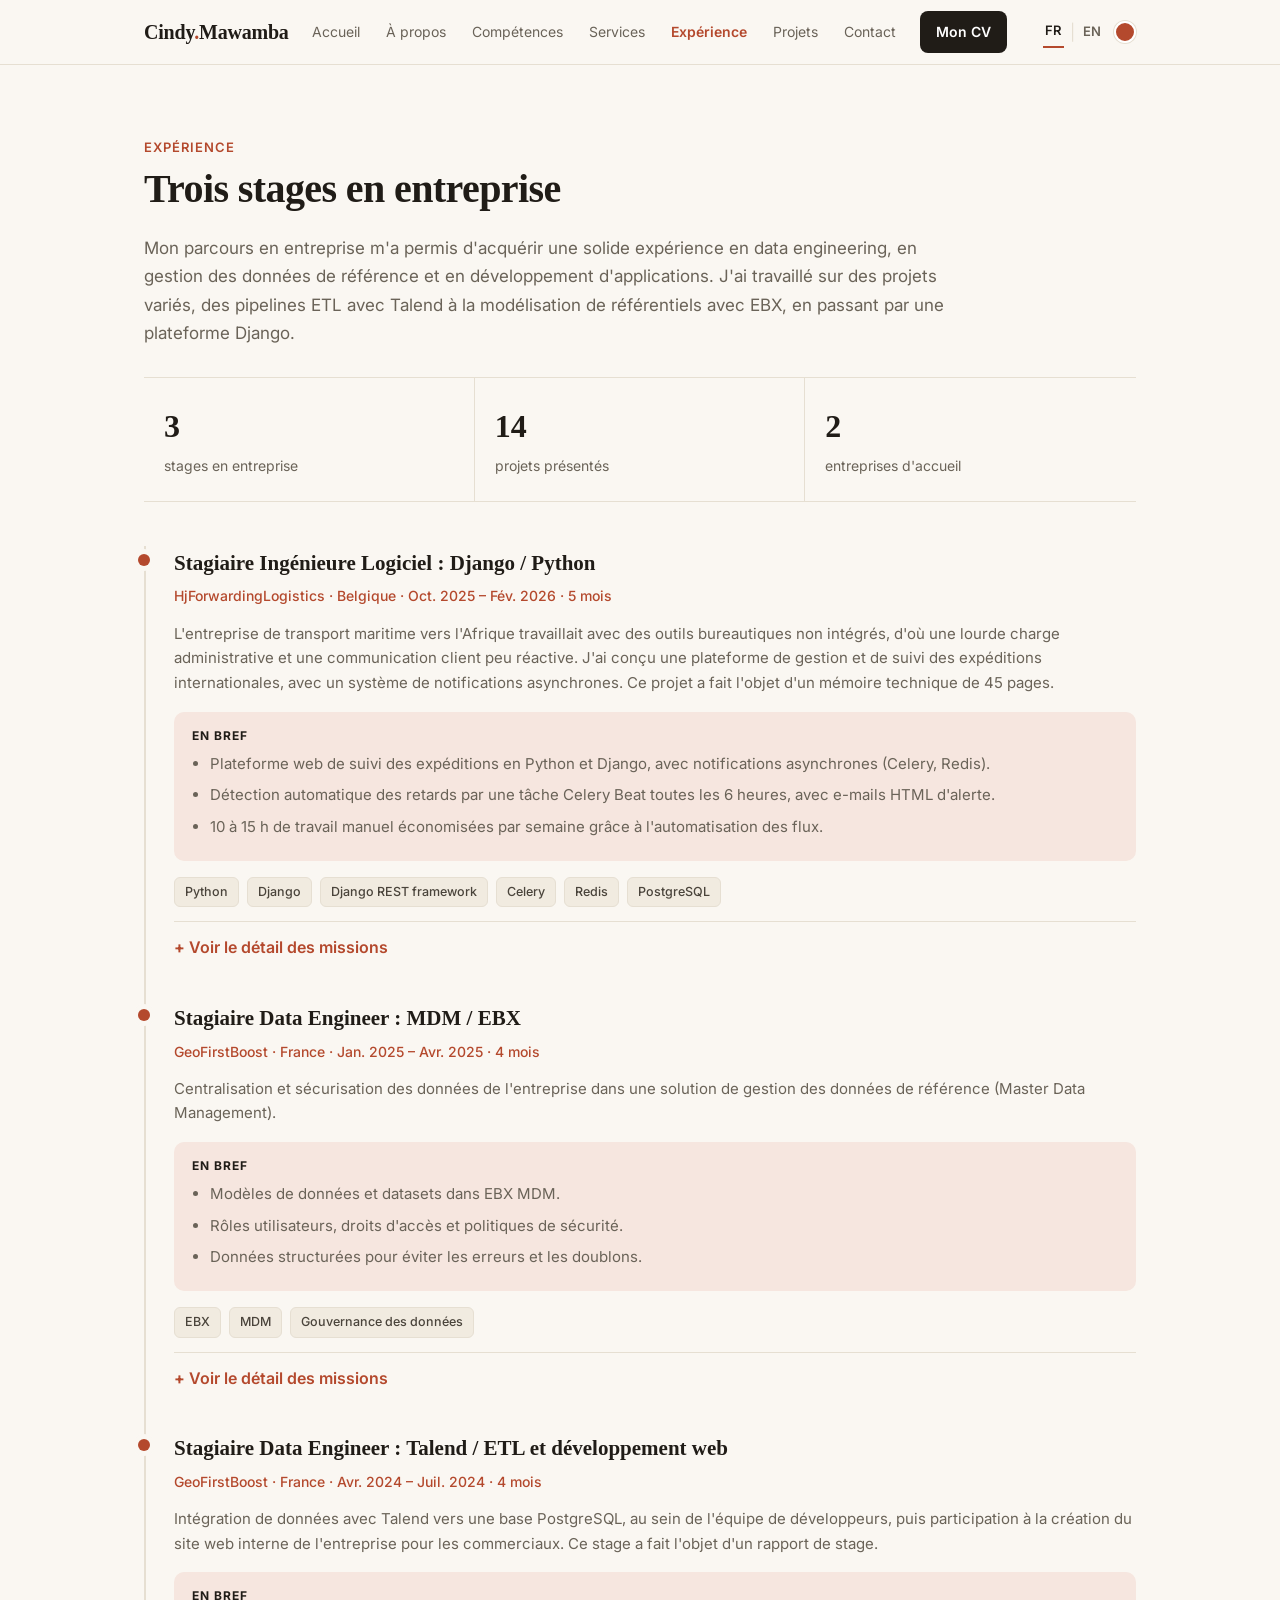
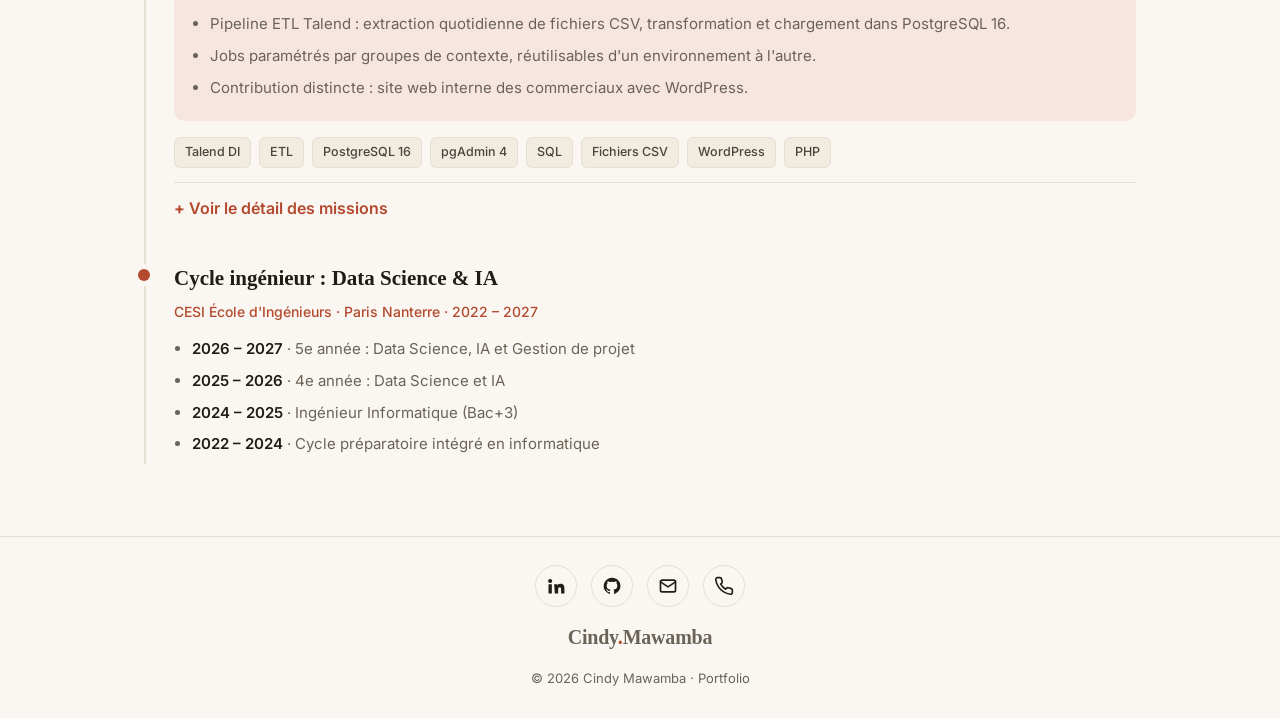
<file: experience.html>
<!DOCTYPE html>
<html lang="fr">
<head>
<meta charset="utf-8">
<meta name="viewport" content="width=device-width, initial-scale=1">
<title>Expérience | Cindy Mawamba</title>
<meta name="description" content="Portfolio de Cindy Mawamba, élève ingénieure en Data Science & IA (CESI) : pipelines ETL, MDM, deep learning, IA responsable et développement full-stack.">
<link rel="preconnect" href="https://fonts.googleapis.com">
<link rel="preconnect" href="https://fonts.gstatic.com" crossorigin>
<link href="https://fonts.googleapis.com/css2?family=Inter:wght@400;500;600;700&family=Poppins:wght@600;700;800&family=JetBrains+Mono:wght@400;500&display=swap" rel="stylesheet">
<style>
:root{
  --bg:#faf7f2; --bg2:#f1ebe0; --card:#ffffff; --line:#e6dfd2;
  --text:#201c17; --muted:#6a6358; --accent:#b4492d; --accent-soft:#f6e6df; --accent-dark:#98391f; --accent-deep:#7d2f19;
  --radius:12px;
}
*{box-sizing:border-box;margin:0;padding:0}
html{scroll-behavior:smooth}
body{font-family:'Inter',system-ui,sans-serif;background:var(--bg);color:var(--text);line-height:1.65;-webkit-font-smoothing:antialiased}
a{color:inherit;text-decoration:none}
.wrap{max-width:1040px;margin:0 auto;padding:0 24px}
nav{position:sticky;top:0;z-index:20;background:rgba(250,247,242,.92);backdrop-filter:blur(8px);border-bottom:1px solid var(--line)}
nav .wrap{display:flex;align-items:center;justify-content:space-between;height:64px}
.logo{font-family:'Times New Roman',Times,serif;font-weight:600;font-size:20px;letter-spacing:-.01em}
.logo span{color:var(--accent)}
nav ul{display:flex;gap:26px;list-style:none;font-size:14px;color:var(--muted)}
nav ul a:hover{color:var(--accent)}
.navcta{padding:9px 16px;font-size:14px;border-radius:8px;background:var(--text);color:#fff;font-weight:600;white-space:nowrap}
.navcta:hover{background:var(--accent)}
.hero{padding:96px 0 72px}
.hero-grid{display:grid;grid-template-columns:1fr 300px;gap:48px;align-items:center}
.hero-photo img{display:block;width:100%;height:auto;border-radius:20px;border:1px solid var(--line);box-shadow:0 18px 40px rgba(60,40,20,.15);object-fit:cover;aspect-ratio:3/4}
@media(max-width:820px){.hero-grid{grid-template-columns:1fr;gap:28px}.hero-photo{order:-1}.hero-photo img{width:190px;border-radius:50%;aspect-ratio:1/1;object-position:50% 20%}}

.tag{display:inline-block;font-size:13px;font-weight:600;letter-spacing:.08em;text-transform:uppercase;color:var(--accent);margin-bottom:22px}
h1{font-family:'Times New Roman',Times,serif;font-size:clamp(38px,7vw,66px);line-height:1.08;letter-spacing:-.02em;font-weight:600}
h1 em{font-style:italic;color:var(--accent)}
.lead{max-width:620px;margin-top:24px;font-size:19px;color:var(--muted)}
.cta{display:flex;flex-wrap:wrap;gap:12px;margin-top:36px}
.btn{display:inline-flex;align-items:center;gap:8px;padding:13px 22px;border-radius:8px;font-weight:600;font-size:15px;transition:.2s}
.btn.primary{background:var(--accent);color:#fff}
.btn.primary:hover{background:var(--accent-dark)}
.btn.ghost{border:1px solid var(--text);color:var(--text)}
.btn.ghost:hover{background:var(--text);color:#fff}
.stats{display:grid;grid-template-columns:repeat(3,1fr);gap:0;margin-top:64px;border-top:1px solid var(--line);border-bottom:1px solid var(--line)}
.stat{padding:22px 20px;border-right:1px solid var(--line)}
.stat:last-child{border-right:0}
.stats-exp{margin-top:0;margin-bottom:44px}
.stat b{display:block;font-family:'Times New Roman',Times,serif;font-size:32px;font-weight:600;color:var(--text)}
.stat span{font-size:14px;color:var(--muted)}
section{padding:72px 0}
section.alt{background:var(--bg2)}
.eyebrow{font-size:13px;font-weight:600;letter-spacing:.08em;text-transform:uppercase;color:var(--accent);margin-bottom:8px}
h2{font-family:'Times New Roman',Times,serif;font-size:clamp(28px,4vw,40px);letter-spacing:-.015em;line-height:1.15;font-weight:600;margin-bottom:36px}
.about{display:grid;grid-template-columns:1.5fr 1fr;gap:48px;align-items:center}
.about h2 em{font-style:italic;color:var(--accent)}
.about-lead{font-size:18px;color:var(--text)!important}
.about-quote{margin-top:24px;padding:4px 0 4px 20px;border-left:3px solid var(--accent);font-family:'Times New Roman',Times,serif;font-size:19px;line-height:1.5;color:var(--text)}
.about-tiles{display:grid;grid-template-columns:1fr 1fr;gap:14px}
.atile{background:var(--card);border:1px solid var(--line);border-radius:var(--radius);padding:22px 18px;display:flex;flex-direction:column;gap:6px}
.atile b{font-family:'Times New Roman',Times,serif;font-size:26px;line-height:1.1;color:var(--accent);font-weight:600}
.atile:nth-child(n+3) b{font-size:19px;color:var(--text)}
.atile span{font-size:13.5px;color:var(--muted)}
@media(max-width:800px){.about{grid-template-columns:1fr;gap:28px}}
.about p{color:var(--muted);margin-bottom:16px}
.about p strong{color:var(--text)}
.facts{list-style:none;background:var(--card);border:1px solid var(--line);border-radius:var(--radius);padding:24px;align-self:start}
.facts li{padding:10px 0;border-bottom:1px solid var(--line);font-size:15px;display:flex;justify-content:space-between;gap:16px}
.facts li:last-child{border:0}
.facts li span:first-child{color:var(--muted)}
.facts li span:last-child{text-align:right;font-weight:500}
.services{display:grid;grid-template-columns:repeat(auto-fit,minmax(290px,1fr));gap:16px}
.service{background:var(--card);border:1px solid var(--line);border-radius:var(--radius);padding:26px}
.service .ico{display:inline-block;font-size:12px;font-weight:700;letter-spacing:.06em;text-transform:uppercase;color:var(--accent);background:var(--accent-soft);padding:4px 10px;border-radius:6px;margin-bottom:14px}
.service h3{font-family:'Times New Roman',Times,serif;font-size:19px;font-weight:600;margin-bottom:8px}
.service p{color:var(--muted);font-size:15px}
.skills{display:grid;grid-template-columns:repeat(auto-fit,minmax(240px,1fr));gap:16px}
.skill{background:var(--card);border:1px solid var(--line);border-radius:var(--radius);padding:24px}
.skill h3{font-family:'Times New Roman',Times,serif;font-size:17px;font-weight:600;margin-bottom:14px}
.chips{display:flex;flex-wrap:wrap;gap:8px}
.chip{font-size:12.5px;font-weight:500;padding:4px 10px;border-radius:6px;background:var(--bg2);border:1px solid var(--line);color:#4a443b}
.timeline{border-left:2px solid var(--line);padding-left:28px;display:grid;gap:40px}
.item{position:relative}
.item::before{content:"";position:absolute;left:-36px;top:8px;width:12px;height:12px;border-radius:50%;background:var(--accent);box-shadow:0 0 0 5px var(--bg)}
section.alt .item::before{box-shadow:0 0 0 5px var(--bg2)}
.item h3{font-family:'Times New Roman',Times,serif;font-size:21px;font-weight:600}
.item .meta{font-size:14px;font-weight:500;color:var(--accent);margin:4px 0 14px}
.item .ctx{color:var(--muted);margin-bottom:16px;font-size:15px}
.item ul{padding-left:18px;color:var(--muted);font-size:15px}
.item li{margin-bottom:7px}
.item li strong{color:var(--text);font-weight:600}
.item .chips{margin-top:16px}
.mission-grid{display:grid;grid-template-columns:1.6fr 1fr;gap:28px}
.mission-grid h4,.proj h4{font-size:12px;font-weight:700;text-transform:uppercase;letter-spacing:.08em;color:var(--text);margin-bottom:8px}
.impact{background:var(--accent-soft);border-radius:10px;padding:16px 18px;align-self:start}
.impact ul{list-style:none;padding:0}
.impact li{color:var(--text);margin-bottom:8px}
.impact li b{color:var(--accent);font-family:'Times New Roman',Times,serif;font-size:19px}
.sub-title{font-family:'Times New Roman',Times,serif;font-size:1.5rem;margin:40px 0 20px;color:var(--text)}
.sub-title span{font-family:"Inter",sans-serif;font-size:.7rem;font-weight:600;letter-spacing:.08em;text-transform:uppercase;color:var(--accent);margin-left:10px;border:1px solid var(--accent);border-radius:99px;padding:3px 10px;vertical-align:middle}
.projects{display:grid;grid-template-columns:repeat(auto-fit,minmax(310px,1fr));gap:20px}
.proj{background:var(--card);border:1px solid var(--line);border-radius:var(--radius);padding:28px;display:flex;flex-direction:column;transition:.2s}
.proj:hover{border-color:var(--accent);box-shadow:0 8px 24px rgba(32,28,23,.07)}
.proj .kind{font-size:12px;font-weight:600;color:var(--accent);text-transform:uppercase;letter-spacing:.07em}
.proj h3{font-family:'Times New Roman',Times,serif;font-size:22px;font-weight:600;margin:8px 0 10px;line-height:1.2}
.proj p{color:var(--muted);font-size:15px;margin-bottom:14px}
.proj ul{padding-left:18px;color:var(--muted);font-size:14.5px;margin-bottom:16px;flex:1}
.proj li{margin-bottom:6px}
.proj li strong{color:var(--text);font-weight:600}
.proj .result{font-size:14px;font-weight:500;margin-bottom:16px;padding:10px 12px;background:var(--accent-soft);border-radius:8px;color:var(--accent-deep)}
.proj.featured{grid-column:1/-1;padding:32px}
.projects{display:block;column-width:310px;column-gap:20px}
.projects .proj{break-inside:avoid;-webkit-column-break-inside:avoid;margin-bottom:20px;display:flex}
.projects .proj.featured{column-span:all}
.proj.featured h3{font-size:26px}
.metrics{display:grid;grid-template-columns:repeat(auto-fit,minmax(190px,1fr));gap:12px;margin:6px 0 22px}
.metrics div{background:var(--accent-soft);border-radius:10px;padding:14px 16px}
.metrics b{display:block;font-family:'Times New Roman',Times,serif;font-size:26px;font-weight:600;color:var(--accent);line-height:1.25}
.metrics span{font-size:13px;color:#5b4036;line-height:1.4;display:block;margin-top:2px}
.proj .note{font-size:13.5px;color:var(--muted);border-left:3px solid var(--line);padding-left:12px;margin-bottom:16px}
.shots-title{margin-top:20px}
.shots{display:grid;grid-template-columns:repeat(auto-fill,minmax(210px,1fr));gap:12px;margin:8px 0 8px}
.shot{background:var(--card);border:1px solid var(--line);border-radius:10px;padding:0;overflow:hidden;cursor:zoom-in;text-align:left;font:inherit;color:inherit;transition:.2s}
.shot:hover,.shot:focus-visible{border-color:var(--accent);box-shadow:0 6px 18px rgba(32,28,23,.08);outline:none}
.shot img{display:block;width:100%;aspect-ratio:16/10;object-fit:cover;object-position:top;background:#fff;border-bottom:1px solid var(--line)}
.shot.contain img{object-fit:contain;object-position:center}
.shot span{display:block;padding:8px 10px;font-size:12.5px;line-height:1.4;color:var(--muted)}
.item .note,.proj .note{font-size:13px;color:var(--muted);border-left:3px solid var(--line);padding-left:12px;margin:10px 0 16px}
#lb{position:fixed;inset:0;background:rgba(20,16,12,.9);display:none;align-items:center;justify-content:center;flex-direction:column;z-index:50;padding:24px;cursor:zoom-out}
#lb.open{display:flex}
#lb img{max-width:100%;max-height:80vh;border-radius:8px;background:#fff}
#lb p{color:#fff;margin-top:14px;font-size:14px;text-align:center;max-width:720px}
.poster-sec{padding:72px 0 88px}
.poster{--pn:#06112a;--cy:#4cc9f0;--mint:#7ee8c1;--gold:#f6b94a;max-width:980px;margin:0 auto;border-radius:22px;padding:34px 34px 30px;color:#fff;position:relative;overflow:hidden;
  background:linear-gradient(rgba(76,201,240,.05) 1px,transparent 1px) 0 0/36px 36px,linear-gradient(90deg,rgba(76,201,240,.05) 1px,transparent 1px) 0 0/36px 36px,radial-gradient(ellipse at 50% 0%,#12306b 0%,#08142f 55%,#050d22 100%);
  box-shadow:0 24px 60px rgba(5,13,34,.35)}
.p-term{display:flex;align-items:center;gap:8px;background:rgba(6,17,42,.8);border:1px solid rgba(76,201,240,.25);border-radius:12px;padding:12px 16px;font-family:'JetBrains Mono',monospace;font-size:14px;color:#cfe6ff}
.p-term i{width:11px;height:11px;border-radius:50%;display:inline-block}
.p-term i:nth-child(1){background:#ff5f57}.p-term i:nth-child(2){background:#febc2e}.p-term i:nth-child(3){background:#28c840}
.p-term span{margin-left:8px;overflow:hidden;text-overflow:ellipsis;white-space:nowrap}
.p-alert{text-align:center;font-family:'JetBrains Mono',monospace;font-size:13px;letter-spacing:.18em;color:var(--gold);margin:26px 0 4px}
.poster .p-title{font-family:'Poppins',sans-serif;font-weight:800;font-size:clamp(44px,10vw,104px);line-height:1.05;letter-spacing:.01em;text-align:center;color:#fff;margin:0;text-shadow:0 0 28px rgba(76,201,240,.55),0 0 60px rgba(76,201,240,.25)}
.p-sub{text-align:center;font-family:'Poppins',sans-serif;font-weight:700;letter-spacing:.2em;font-size:clamp(13px,2.4vw,22px);color:var(--cy);margin:6px 0 30px}
.p-sub b{color:var(--gold);margin:0 .35em}
.p-grid{display:grid;grid-template-columns:1fr minmax(220px,300px) 1fr;gap:26px;align-items:start}
.p-col h3{font-family:'JetBrains Mono',monospace;font-size:13px;letter-spacing:.22em;color:var(--mint);margin:0 0 12px;padding-bottom:8px;border-bottom:1px solid rgba(126,232,193,.25);font-weight:500}
.p-col.right h3{text-align:right}
.p-col ul{list-style:none;display:grid;gap:10px}
.p-col li{background:rgba(20,48,96,.55);border:1px solid rgba(76,201,240,.28);border-radius:10px;padding:12px 14px;font-weight:700;font-size:14.5px;letter-spacing:.02em;text-transform:uppercase}
.p-col.right li{background:rgba(70,52,18,.5);border-color:rgba(246,185,74,.4);color:#ffe3a8}
.p-photo{position:relative;aspect-ratio:3/4;border:2px solid #2f7bd8;border-radius:6px;background:linear-gradient(160deg,#0f2a58,#07142e);display:grid;place-items:center;box-shadow:0 0 30px rgba(47,123,216,.35)}
.p-photo::before,.p-photo::after{content:"";position:absolute;width:34px;height:34px;border:3px solid var(--mint)}
.p-photo::before{top:-10px;left:-10px;border-right:0;border-bottom:0}
.p-photo::after{bottom:-10px;right:-10px;border-left:0;border-top:0}
.p-photo img{width:100%;height:100%;object-fit:cover;display:block}
.p-photo .mono{font-family:'Poppins',sans-serif;font-weight:800;font-size:72px;color:rgba(76,201,240,.85);text-shadow:0 0 24px rgba(76,201,240,.5)}
.p-photo .scan{position:absolute;top:12px;left:12px;font-family:'JetBrains Mono',monospace;font-size:12px;background:rgba(6,17,42,.8);border:1px solid rgba(126,232,193,.4);color:var(--mint);padding:4px 10px;border-radius:6px}
.p-name{width:min(100%,360px);margin:26px auto 0;text-align:center;font-family:'Poppins',sans-serif;font-weight:700;letter-spacing:.08em;font-size:22px;padding:12px 0;border-radius:10px;background:linear-gradient(90deg,#2f6fe0,#4cb8f5)}
.p-reward{margin-top:26px;display:flex;align-items:center;gap:14px;background:linear-gradient(90deg,#f6b94a,#f3a533);color:#1b1305;border-radius:12px;padding:12px 16px;font-family:'Poppins',sans-serif;font-weight:800;font-size:clamp(14px,2.6vw,24px);letter-spacing:.03em;text-transform:uppercase}
.p-reward span{background:#101a33;color:var(--gold);font-family:'JetBrains Mono',monospace;font-size:12px;letter-spacing:.2em;padding:8px 12px;border-radius:8px;white-space:nowrap}
.p-icons{display:grid;grid-template-columns:repeat(4,1fr);gap:12px;margin:26px 0 24px;text-align:center}
.p-icons div{font-family:'Poppins',sans-serif;font-weight:700;letter-spacing:.14em;font-size:13px}
.p-icons svg{display:block;margin:0 auto 10px;width:46px;height:46px;stroke:var(--cy);fill:none;stroke-width:1.8;stroke-linecap:round;stroke-linejoin:round}
.p-cta{display:flex;flex-wrap:wrap;align-items:center;justify-content:center;gap:10px 18px;border:2px solid rgba(126,232,193,.55);border-radius:12px;padding:14px 18px;background:rgba(18,60,56,.35)}
.p-cta b{font-family:'Poppins',sans-serif;font-weight:700;letter-spacing:.12em;color:var(--mint);font-size:20px}
.p-cta span{font-weight:600;font-size:15px}
.p-cta a{background:var(--mint);color:#052018;font-weight:700;font-size:14px;padding:9px 16px;border-radius:8px}
.p-cta a:hover{background:#fff}
@media (max-width:820px){
  .poster{padding:22px 18px}
  .p-grid{grid-template-columns:1fr}
  .p-photo{width:min(260px,70%);margin:0 auto;order:-1}
  .p-col.right h3{text-align:left}
  .p-icons{grid-template-columns:1fr 1fr}
}
.steps{display:grid;grid-template-columns:repeat(auto-fit,minmax(220px,1fr));gap:16px;counter-reset:s}
.step{background:var(--card);border:1px solid var(--line);border-radius:var(--radius);padding:26px;counter-increment:s}
.step::before{content:"0" counter(s);font-family:'Times New Roman',Times,serif;font-size:28px;color:var(--accent)}
.step h3{font-family:'Times New Roman',Times,serif;font-size:18px;font-weight:600;margin:8px 0}
.step p{color:var(--muted);font-size:15px}

.short-board{background:#fff;border:1px solid var(--line);border-radius:var(--radius);padding:34px 28px 30px;margin-bottom:28px}
.sb-title{font-family:'Times New Roman',Times,serif;font-size:clamp(24px,3.4vw,34px);font-weight:700;text-align:center;margin-bottom:30px}
.sb-title em{font-style:normal;color:#2d8fd5}
.short-grid{display:grid;grid-template-columns:repeat(4,1fr);gap:0}
.sh{display:flex;flex-direction:column;align-items:center;text-align:center;padding:22px 14px;gap:8px}
.sh:nth-child(n+5){border-top:2px solid var(--text)}
.sh-ic{height:86px;display:flex;align-items:center;justify-content:center}
.sh-ic img,.sh-ic svg{max-height:86px;max-width:110px;width:auto;height:86px;object-fit:contain}
.sh-lab{font-size:13px;font-weight:800;letter-spacing:.06em;text-transform:uppercase;color:var(--accent)}
.sh b{font-family:'Times New Roman',Times,serif;font-size:17px;line-height:1.25}
.sh span{font-size:13.5px;color:var(--muted)}
@media(max-width:900px){.short-grid{grid-template-columns:repeat(2,1fr)}.sh:nth-child(n+3){border-top:1px solid var(--line)}.sh:nth-child(n+5){border-top:1px solid var(--line)}}
.foot{display:flex;flex-direction:column;align-items:center;gap:14px}
.foot-social{display:flex;gap:14px}
.foot-social a{width:42px;height:42px;border-radius:50%;border:1px solid var(--line);display:flex;align-items:center;justify-content:center;color:var(--text);transition:.2s}
.foot-social a:hover{background:var(--accent);color:#fff;border-color:var(--accent)}
.foot-social svg{width:20px;height:20px}
.ia-band{position:relative;height:420px;overflow:hidden;background:#0e1628;display:flex;align-items:center}
.ia-band video{position:absolute;inset:0;width:100%;height:100%;object-fit:cover;opacity:.9}
.ia-over{position:relative;z-index:1;max-width:1100px;margin:0 auto;padding:0 24px;width:100%;text-shadow:0 2px 18px rgba(0,0,0,.6)}
.ia-over h2{color:#fff;margin-bottom:0;font-size:clamp(28px,4.4vw,48px)}
.ia-over .eyebrow{color:#ff9a78}
@media(max-width:700px){.ia-band{height:320px}}
.tech-groups{margin-top:34px}
.chip.tech{background:#fff;border:1px solid var(--line);font-weight:600}
.tg{margin-bottom:18px}
.tg h4{font-size:12px;font-weight:700;letter-spacing:.1em;text-transform:uppercase;color:var(--accent);margin-bottom:10px}
.tp-row{display:flex;flex-wrap:wrap;gap:10px}
.tp{display:flex;align-items:center;background:var(--card);border:1px solid var(--line);border-radius:999px;padding:8px 16px}
.tp-m{width:30px;height:30px;border-radius:8px;color:#fff;font-size:12px;font-weight:700;display:flex;align-items:center;justify-content:center;font-family:Inter,sans-serif}
.tp b{font-size:14px;font-weight:600}
.etl-flow{display:grid;grid-template-columns:1fr auto 1fr auto 1fr auto 1fr;gap:10px;align-items:stretch}
.etl-step{background:var(--card);border:1px solid var(--line);border-radius:var(--radius);padding:24px 20px;position:relative;display:flex;flex-direction:column;gap:6px}
.etl-n{position:absolute;top:14px;right:16px;font-family:'Times New Roman',Times,serif;font-size:30px;color:var(--line);font-weight:700}
.etl-ic svg{width:44px;height:44px}
.etl-en{font-size:11px;font-weight:700;letter-spacing:.1em;text-transform:uppercase;color:var(--accent);margin-top:8px}
.etl-step b{font-family:'Times New Roman',Times,serif;font-size:22px}
.etl-step p{font-size:14.5px;color:var(--text)}
.etl-step span{font-size:13px;color:var(--muted);margin-top:auto;padding-top:8px;border-top:1px dashed var(--line)}
.etl-arrow{display:flex;align-items:center;font-size:26px;color:var(--accent)}
.etl-note{margin-top:26px;color:var(--muted);max-width:760px}
.etl-flow{display:grid!important;grid-template-columns:1fr auto 1fr auto 1fr!important;gap:6px!important;align-items:start!important}
.etl-step{background:none!important;border:0!important;padding:8px 10px!important;align-items:center;text-align:center}
.etl-circle{width:200px;height:200px;border-radius:50%;background:var(--accent-soft);display:flex;align-items:center;justify-content:center;margin:0 auto 14px}
.etl-circle svg{width:150px;height:150px}
.etl-en{margin-top:0!important}
.etl-step p{max-width:270px}
.etl-step span{border-top:0!important;margin-top:6px!important;padding-top:0!important}
.etl-arrow{padding-top:90px!important}
.etl-arrow svg{width:56px;height:24px}
@media(max-width:900px){.etl-flow{grid-template-columns:1fr!important}.etl-arrow{padding-top:0!important;justify-content:center;transform:rotate(90deg);height:30px}}
#etl h2 em{font-style:italic;color:var(--accent)}
@media(max-width:900px){.etl-flow{grid-template-columns:1fr}.etl-arrow{justify-content:center;transform:rotate(90deg);height:20px}}
.hero-role{font-family:'Times New Roman',Times,serif;font-size:clamp(20px,2.6vw,28px);color:var(--accent);font-style:italic;margin:-4px 0 18px}
.services{grid-template-columns:1fr!important;gap:14px!important;max-width:900px}
.service{display:flex;gap:22px;align-items:flex-start}
.service .ico{flex:0 0 auto;min-width:56px;text-align:center;margin:2px 0 0}
.svc-body h3{margin-bottom:8px}
.svc-body ul{list-style:none;display:grid;gap:5px}
.svc-body li{color:var(--muted);font-size:15px;padding-left:16px;position:relative}
.svc-body li:before{content:"";position:absolute;left:0;top:.65em;width:6px;height:6px;border-radius:50%;background:var(--accent)}
@media(max-width:600px){.service{flex-direction:column;gap:10px}}
.exp-intro{max-width:820px;color:var(--muted);margin:-14px 0 30px;font-size:17px}
.tool-board{margin-top:8px}
.tool-title{font-family:'Times New Roman',Times,serif;font-size:24px;font-weight:700;margin-bottom:20px}
.tool-grid{display:grid;grid-template-columns:repeat(4,1fr);gap:16px}
.tl{background:var(--card);border:1px solid var(--line);border-radius:var(--radius);padding:22px 20px;display:flex;flex-direction:column;gap:6px}
.tl-ic{height:64px;display:flex;align-items:center;margin-bottom:8px}
.tl-ic img,.tl-ic svg{max-height:64px;max-width:110px;width:auto;object-fit:contain}
.tl-ic svg{height:56px}
.tl-lab{font-size:11px;font-weight:700;letter-spacing:.1em;text-transform:uppercase;color:var(--accent)}
.tl b{font-family:'Times New Roman',Times,serif;font-size:19px;line-height:1.25}
.tl span{font-size:14px;color:var(--muted)}
@media(max-width:900px){.tool-grid{grid-template-columns:repeat(2,1fr)}}
.logo-board{background:#fff;border:1px solid var(--line);border-radius:var(--radius);padding:32px 28px;margin-bottom:28px}
.lb-title{font-family:'Times New Roman',Times,serif;font-size:clamp(22px,3vw,30px);font-weight:700;text-align:center;margin-bottom:26px;letter-spacing:.01em}
.lb-title em{font-style:normal;color:var(--accent)}
.logo-grid{display:flex;flex-wrap:wrap;justify-content:center;gap:26px 10px}
.lg{width:calc(25% - 10px)}
.lb-title2{font-family:'Times New Roman',Times,serif;font-size:22px;font-weight:700;text-align:center;margin-bottom:22px}
.lg{display:flex;flex-direction:column;align-items:center;gap:10px;text-align:center}
.lg-img{height:84px;width:100%;display:flex;align-items:center;justify-content:center}
.lg-img svg{height:70px;width:auto;max-width:120px}
.lg-img img{max-height:84px;max-width:120px;width:auto;height:auto;object-fit:contain}
.lg span{font-size:12.5px;font-weight:700;letter-spacing:.06em;text-transform:uppercase;color:var(--text)}
@media(max-width:700px){.lg{width:calc(50% - 10px)}.logo-board{padding:24px 16px}}
.brief{display:grid;grid-template-columns:repeat(4,1fr);gap:16px;margin-top:8px}
.brief .tile{background:var(--card);border:1px solid var(--line);border-radius:var(--radius);padding:22px 20px}
.brief .tile small{display:block;font-size:11px;font-weight:700;letter-spacing:.1em;text-transform:uppercase;color:var(--accent);margin-bottom:6px}
.brief .tile b{display:block;font-family:'Times New Roman',Times,serif;font-size:20px;line-height:1.25;margin-bottom:8px}
.brief .tile span{font-size:14px;color:var(--muted)}
@media(max-width:900px){.brief{grid-template-columns:repeat(2,1fr)}}
.contact-cards{display:grid;grid-template-columns:repeat(3,1fr);gap:16px;margin:36px auto 28px;max-width:900px;text-align:center}
.contact-cards .cc{background:var(--card);border:1px solid var(--line);border-radius:var(--radius);padding:22px 16px}
.contact-cards .cc small{display:block;font-size:11px;font-weight:700;letter-spacing:.1em;text-transform:uppercase;color:var(--accent);margin-bottom:6px}
.contact-cards .cc b{display:block;font-family:'Times New Roman',Times,serif;font-size:18px;word-break:break-word}
.contact-cards .cc span{display:block;font-size:14px;color:var(--muted);margin-top:6px}
.contact-cards a{color:inherit}
.cform{max-width:900px;margin:0 auto 28px;background:var(--card);border:1px solid var(--line);border-radius:var(--radius);padding:30px;text-align:left}
.cform h3{font-family:'Times New Roman',Times,serif;font-size:22px;margin-bottom:16px}
.cform input,.cform textarea{width:100%;font:inherit;padding:13px 14px;margin-bottom:12px;border:1px solid var(--line);border-radius:8px;background:var(--bg);color:var(--text)}
.cform input:focus,.cform textarea:focus{outline:2px solid var(--accent);outline-offset:1px}
.cform textarea{min-height:130px;resize:vertical}
.cform .count{font-size:13px;color:var(--muted);margin:-4px 0 14px}
.cform button{cursor:pointer;border:0;font:inherit;font-weight:600}
.cmap{max-width:900px;margin:0 auto;border-radius:var(--radius);overflow:hidden;border:1px solid var(--line)}
.cmap iframe{display:block;width:100%;height:300px;border:0}
@media(max-width:700px){.contact-cards{grid-template-columns:1fr}.cform{padding:22px}}
.contact{text-align:center}
.contact p{color:var(--muted);max-width:520px;margin:0 auto 32px}
.contact .cta{justify-content:center}
footer{padding:28px 0;border-top:1px solid var(--line);text-align:center;font-size:13px;color:var(--muted)}
.reveal{opacity:0;transform:translateY(14px);transition:opacity .5s ease,transform .5s ease}
.reveal.in{opacity:1;transform:none}
@media (prefers-reduced-motion:reduce){.reveal{opacity:1;transform:none;transition:none}html{scroll-behavior:auto}}
@media (max-width:760px){
  nav ul{display:none}
  .mission-grid{grid-template-columns:1fr}
  .stats{grid-template-columns:1fr 1fr}
  .stat:nth-child(2){border-right:0}
  .stat:nth-child(-n+2){border-bottom:1px solid var(--line)}
  .stat:nth-child(3){grid-column:1/-1}
  .hero{padding:64px 0 48px}
}
nav ul a.active{color:var(--accent);font-weight:600}
@media(max-width:900px){nav .wrap{height:auto;flex-wrap:wrap;padding-top:10px;padding-bottom:4px;row-gap:4px}nav ul{display:flex!important;order:3;width:100%;overflow-x:auto;gap:20px;padding:8px 0 10px;white-space:nowrap}.navcta{padding:7px 12px}}

.item .xbrief{background:var(--accent-soft);border-radius:10px;padding:14px 18px;margin-bottom:6px}
.item .xbrief h4{font-size:12px;font-weight:700;text-transform:uppercase;letter-spacing:.08em;margin-bottom:6px}
.item .xbrief ul{margin:0}
.item .more{margin-top:14px;border-top:1px solid var(--line);padding-top:12px}
.item .more summary{cursor:pointer;font-weight:600;color:var(--accent);list-style:none}
.item .more summary::-webkit-details-marker{display:none}
.item .more summary:before{content:"+ ";font-weight:700}
.item .more[open] summary:before{content:"– "}
.item .more .mission-grid{margin-top:16px}
.mission-grid h4.sub-h{margin-top:18px}
</style>
<link rel="stylesheet" href="responsive.css">
<script src="i18n.js"></script>
</head>
<body>
<nav>
  <div class="wrap">
    <a href="index.html" class="logo">Cindy<span>.</span>Mawamba</a>
    <ul><li><a href="index.html">Accueil</a></li><li><a href="a-propos.html">À propos</a></li><li><a href="competences.html">Compétences</a></li><li><a href="services.html">Services</a></li><li><a href="experience.html" class="active">Expérience</a></li><li><a href="projets.html">Projets</a></li><li><a href="contact.html">Contact</a></li></ul>
    <a class="navcta" href="CV_Cindy_Mawamba.pdf">Mon CV</a>
  </div>
</nav>

<section id="experience">
  <div class="wrap reveal">
    <div class="eyebrow">expérience</div>
    <h2>Trois stages en entreprise</h2>
    <p class="exp-intro">Mon parcours en entreprise m'a permis d'acquérir une solide expérience en data engineering, en gestion des données de référence et en développement d'applications. J'ai travaillé sur des projets variés, des pipelines ETL avec Talend à la modélisation de référentiels avec EBX, en passant par une plateforme Django.</p>
    <div class="stats stats-exp">
      <div class="stat"><b>3</b><span>stages en entreprise</span></div>
      <div class="stat"><b>14</b><span>projets présentés</span></div>
      <div class="stat"><b>2</b><span>entreprises d'accueil</span></div>
    </div>
    <div class="timeline">

      <div class="item">
        <h3>Stagiaire Ingénieure Logiciel : Django / Python</h3>
        <div class="meta">HjForwardingLogistics · Belgique · Oct. 2025 – Fév. 2026 · 5 mois</div>
        <p class="ctx">L'entreprise de transport maritime vers l'Afrique travaillait avec des outils bureautiques non intégrés, d'où une lourde charge administrative et une communication client peu réactive. J'ai conçu une plateforme de gestion et de suivi des expéditions internationales, avec un système de notifications asynchrones. Ce projet a fait l'objet d'un mémoire technique de 45 pages.</p>
        <div class="xbrief"><h4>En bref</h4><ul><li>Plateforme web de suivi des expéditions en Python et Django, avec notifications asynchrones (Celery, Redis).</li><li>Détection automatique des retards par une tâche Celery Beat toutes les 6 heures, avec e-mails HTML d'alerte.</li><li>10 à 15 h de travail manuel économisées par semaine grâce à l'automatisation des flux.</li></ul></div>
        <div class="chips"><span class="chip">Python</span><span class="chip">Django</span><span class="chip">Django REST framework</span><span class="chip">Celery</span><span class="chip">Redis</span><span class="chip">PostgreSQL</span></div>
        <details class="more"><summary>Voir le détail des missions</summary>
        <div class="mission-grid">
          <div>
            <h4>Missions</h4>
            <ul>
              <li>Développement de l'<strong>application web de gestion d'expéditions</strong> en Python et Django.</li>
              <li>Conception de la <strong>base de données</strong> et des échanges entre les différentes parties de l'application.</li>
              <li>Mise en place de <strong>fonctionnalités automatisées</strong> (notifications, alertes, rapports périodiques) avec Celery et Redis.</li>
              <li><strong>Détection automatique des retards</strong> par une tâche planifiée Celery Beat (vérification toutes les 6 heures) et <strong>e-mails HTML</strong> de confirmation de livraison et d'alerte.</li>
              <li><strong>Tests</strong> des envois manuels et automatiques, puis <strong>optimisation des performances</strong> et amélioration continue de l'application.</li>
              <li><strong>Déploiement</strong> et validation du bon fonctionnement avant la mise en service.</li>
              <li>Travail en collaboration avec les équipes techniques.</li>
            </ul>
          </div>
          <div class="impact">
            <h4>Résultats</h4>
            <ul>
              <li><b>&lt; 2 s</b> de temps de traitement</li>
              <li><b>10 à 15 h</b> de travail manuel économisées par semaine grâce à l'automatisation des flux</li>
            </ul>
          </div>
        </div>
        <h4 class="shots-title">Captures du projet</h4>
          <div class="shots">
          <button type="button" class="shot" aria-label="Agrandir : Site vitrine de l'entreprise"><img src="img/p-11231ac459.webp" alt="Page d'accueil du site HJ Logistics" loading="lazy"><span>Site vitrine de l'entreprise</span></button>
          <button type="button" class="shot" aria-label="Agrandir : Suivi d'une expédition par le client"><img src="img/p-03365f351b.webp" alt="Page de suivi d'une expédition" loading="lazy"><span>Suivi d'une expédition par le client</span></button>
          <button type="button" class="shot" aria-label="Agrandir : Tableau de bord administrateur"><img src="img/p-8c22dac25e.webp" alt="Tableau de bord administrateur de la plateforme" loading="lazy"><span>Tableau de bord administrateur</span></button>
          <button type="button" class="shot contain" aria-label="Agrandir : Architecture système en quatre couches"><img src="img/p-33bd391d34.webp" alt="Schéma d'architecture de la plateforme" loading="lazy"><span>Architecture système en quatre couches</span></button>
          <button type="button" class="shot" aria-label="Agrandir : E-mail de confirmation de livraison"><img src="img/p-8bc2132d49.webp" alt="E-mail automatique de confirmation de livraison" loading="lazy"><span>E-mail de confirmation de livraison</span></button>
          <button type="button" class="shot contain" aria-label="Agrandir : Alerte de retard envoyée automatiquement"><img src="img/p-66f18f6c19.webp" alt="Notification de retard d'expédition" loading="lazy"><span>Alerte de retard envoyée automatiquement</span></button>
          <button type="button" class="shot" aria-label="Agrandir : Administration Django : chauffeurs, colis et statuts"><img src="img/p-3c6e7c2ca7.webp" alt="Administration Django : chauffeurs, colis et statuts" loading="lazy"><span>Administration Django : chauffeurs, colis et statuts</span></button>
          <button type="button" class="shot" aria-label="Agrandir : Formulaire de demande de devis"><img src="img/p-bef6676b6b.webp" alt="Formulaire de demande de devis" loading="lazy"><span>Formulaire de demande de devis</span></button>
          </div>
          <p class="note">Captures issues de mon mémoire technique (données de test).</p>
        </details>
      </div>
      <div class="item">
        <h3>Stagiaire Data Engineer : MDM / EBX</h3>
        <div class="meta">GeoFirstBoost · France · Jan. 2025 – Avr. 2025 · 4 mois</div>
        <p class="ctx">Centralisation et sécurisation des données de l'entreprise dans une solution de gestion des données de référence (Master Data Management).</p>
        <div class="xbrief"><h4>En bref</h4><ul><li>Modèles de données et datasets dans EBX MDM.</li><li>Rôles utilisateurs, droits d'accès et politiques de sécurité.</li><li>Données structurées pour éviter les erreurs et les doublons.</li></ul></div>
        <div class="chips"><span class="chip">EBX</span><span class="chip">MDM</span><span class="chip">Gouvernance des données</span></div>
        <details class="more"><summary>Voir le détail des missions</summary>
        <div class="mission-grid">
          <div>
            <h4>Missions</h4>
            <ul>
              <li>Implémentation des <strong>modèles de données (Data Models) et des datasets</strong> dans EBX MDM.</li>
              <li>Création et gestion des <strong>rôles utilisateurs, des droits d'accès et des politiques de sécurité</strong>.</li>
              <li><strong>Structuration et optimisation des données</strong> pour garantir cohérence, fiabilité et sécurité des informations.</li>
              <li>Organisation des données pour <strong>éviter les erreurs et les doublons</strong> dans les systèmes d'information.</li>
            </ul>
          </div>
          <div class="impact">
            <h4>Apport</h4>
            <ul>
              <li>Des référentiels cohérents, fiables et protégés par rôle</li>
            </ul>
          </div>
        </div>
        </details>
      </div>
      <div class="item">
        <h3>Stagiaire Data Engineer : Talend / ETL et développement web</h3>
        <div class="meta">GeoFirstBoost · France · Avr. 2024 – Juil. 2024 · 4 mois</div>
        <p class="ctx">Intégration de données avec Talend vers une base PostgreSQL, au sein de l'équipe de développeurs, puis participation à la création du site web interne de l'entreprise pour les commerciaux. Ce stage a fait l'objet d'un rapport de stage.</p>
        <div class="xbrief"><h4>En bref</h4><ul><li>Pipeline ETL Talend : extraction quotidienne de fichiers CSV, transformation et chargement dans PostgreSQL 16.</li><li>Jobs paramétrés par groupes de contexte, réutilisables d'un environnement à l'autre.</li><li>Contribution distincte : site web interne des commerciaux avec WordPress.</li></ul></div>
        <div class="chips"><span class="chip">Talend DI</span><span class="chip">ETL</span><span class="chip">PostgreSQL 16</span><span class="chip">pgAdmin 4</span><span class="chip">SQL</span><span class="chip">Fichiers CSV</span><span class="chip">WordPress</span><span class="chip">PHP</span></div>
        <details class="more"><summary>Voir le détail des missions</summary>
        <div class="mission-grid">
          <div>
            <h4>Missions Data Engineering</h4>
            <ul>
              <li><strong>Création de la base de données</strong> avec pgAdmin 4 (PostgreSQL 16) : base, schémas et tables à partir de scripts SQL, et table de contexte pour stocker les variables de configuration.</li>
              <li><strong>Projet Talend ICOMMERCE</strong> : groupes de contexte (VENTE_ODS), variables, chargement implicite et <strong>connexion à PostgreSQL</strong> via les métadonnées.</li>
              <li><strong>Processus ETL de migration</strong> : extraction quotidienne de fichiers plats CSV, transformation (formats, valeurs nulles, doublons, cohérence entre fichiers et avec les données existantes), puis chargement.</li>
              <li>Définition des <strong>clés primaires</strong> et des règles de gestion dans les jobs Talend.</li>
            </ul>
            <h4 class="sub-h">Site web interne (WordPress)</h4>
            <ul>
              <li><strong>Site web interne pour les commerciaux</strong> avec WordPress (PHP / MySQL) : pages, mise en page en grilles, personnalisation de l'apparence.</li>
            </ul>
          </div>
          <div class="impact">
            <h4>Apport</h4>
            <ul>
              <li>Un pipeline paramétré par contexte, réutilisable d'un environnement à l'autre</li>
              <li>Une contribution à la création du site interne des commerciaux</li>
            </ul>
          </div>
        </div>
        <h4 class="shots-title">Captures du stage</h4>
          <div class="shots">
          <button type="button" class="shot" aria-label="Agrandir : Studio Talend : jobs, contextes et métadonnées"><img src="img/p-8dbac5fa22.webp" alt="Référentiel du studio Talend" loading="lazy"><span>Studio Talend : jobs, contextes et métadonnées</span></button>
          <button type="button" class="shot contain" aria-label="Agrandir : Création d'un groupe de contexte et de ses variables"><img src="img/p-d23d6ac079.webp" alt="Fenêtre de création d'un contexte Talend" loading="lazy"><span>Création d'un groupe de contexte et de ses variables</span></button>
          <button type="button" class="shot contain" aria-label="Agrandir : Connexion à la base PostgreSQL établie"><img src="img/p-d4a955af9a.webp" alt="Test de connexion à la base de données dans Talend" loading="lazy"><span>Connexion à la base PostgreSQL établie</span></button>
          <button type="button" class="shot contain" aria-label="Agrandir : pgAdmin 4 : schémas et tables dans PostgreSQL 16"><img src="img/p-8788cb394c.webp" alt="Création des tables dans pgAdmin" loading="lazy"><span>pgAdmin 4 : schémas et tables dans PostgreSQL 16</span></button>
          </div>
          <p class="note">Captures issues de mon rapport de stage.</p>
        </details>
      </div>
      <div class="item">
        <h3>Cycle ingénieur : Data Science &amp; IA</h3>
        <div class="meta">CESI École d'Ingénieurs · Paris Nanterre · 2022 – 2027</div>
        <ul>
          <li><strong>2026 – 2027</strong> · 5e année : Data Science, IA et Gestion de projet</li>
          <li><strong>2025 – 2026</strong> · 4e année : Data Science et IA</li>
          <li><strong>2024 – 2025</strong> · Ingénieur Informatique (Bac+3)</li>
          <li><strong>2022 – 2024</strong> · Cycle préparatoire intégré en informatique</li>
        </ul>
      </div>

    </div>
  </div>
</section>

<footer>
  <div class="wrap foot">
    <div class="foot-social">
      <a href="https://www.linkedin.com/in/cindy-mawamba" target="_blank" rel="noopener" aria-label="LinkedIn"><svg viewBox="0 0 24 24" fill="currentColor"><path d="M4.98 3.5a2.5 2.5 0 1 1 0 5 2.5 2.5 0 0 1 0-5zM3 9.75h4V21H3zM9.75 9.75h3.8v1.6h.06c.53-1 1.82-2.05 3.75-2.05 4 0 4.74 2.64 4.74 6.07V21h-4v-4.9c0-1.17-.02-2.67-1.63-2.67-1.63 0-1.88 1.27-1.88 2.59V21h-4z"/></svg></a>
      <a href="https://github.com/cindyelfrid" target="_blank" rel="noopener" aria-label="GitHub"><svg viewBox="0 0 24 24" fill="currentColor"><path d="M12 2a10 10 0 0 0-3.16 19.49c.5.09.68-.22.68-.48v-1.7c-2.78.6-3.37-1.34-3.37-1.34-.45-1.15-1.11-1.46-1.11-1.46-.9-.62.07-.6.07-.6 1 .07 1.53 1.03 1.53 1.03.89 1.52 2.34 1.08 2.9.83.09-.65.35-1.08.63-1.33-2.22-.25-4.55-1.11-4.55-4.94 0-1.09.39-1.98 1.03-2.68-.1-.25-.45-1.27.1-2.64 0 0 .84-.27 2.75 1.02a9.5 9.5 0 0 1 5 0c1.91-1.29 2.75-1.02 2.75-1.02.55 1.37.2 2.39.1 2.64.64.7 1.03 1.59 1.03 2.68 0 3.84-2.34 4.69-4.57 4.94.36.31.68.92.68 1.85v2.75c0 .27.18.58.69.48A10 10 0 0 0 12 2z"/></svg></a>
      <a href="mailto:cindyelfrid.mawambamadage@viacesi.fr" aria-label="E-mail"><svg viewBox="0 0 24 24" fill="none" stroke="currentColor" stroke-width="2" stroke-linecap="round" stroke-linejoin="round"><rect x="3" y="5" width="18" height="14" rx="2"/><path d="M3 7l9 6 9-6"/></svg></a>
      <a href="tel:+33752075528" aria-label="Téléphone"><svg viewBox="0 0 24 24" fill="none" stroke="currentColor" stroke-width="2" stroke-linecap="round" stroke-linejoin="round"><path d="M22 16.9v3a2 2 0 0 1-2.2 2 19.8 19.8 0 0 1-8.6-3.1 19.5 19.5 0 0 1-6-6A19.8 19.8 0 0 1 2.1 4.2 2 2 0 0 1 4.1 2h3a2 2 0 0 1 2 1.7c.1.9.4 1.8.7 2.7a2 2 0 0 1-.5 2.1L8 9.800a16 16 0 0 0 6 6l1.300-1.300a2 2 0 0 1 2.100-.4c.9.3 1.800.6 2.700.7a2 2 0 0 1 1.700 2z"/></svg></a>
    </div>
    <a href="index.html" class="logo">Cindy<span>.</span>Mawamba</a>
    <div>© <span id="year"></span> Cindy Mawamba · Portfolio</div>
  </div>
</footer>

<script>
document.getElementById('year').textContent = new Date().getFullYear();
var els = document.querySelectorAll('.reveal');
if ('IntersectionObserver' in window) {
  var io = new IntersectionObserver(function(entries){
    entries.forEach(function(e){ if (e.isIntersecting) { e.target.classList.add('in'); io.unobserve(e.target); } });
  }, {threshold: 0.05});
  els.forEach(function(el){ io.observe(el); });
} else {
  els.forEach(function(el){ el.classList.add('in'); });
}
</script>
</body>
</html>
</file>
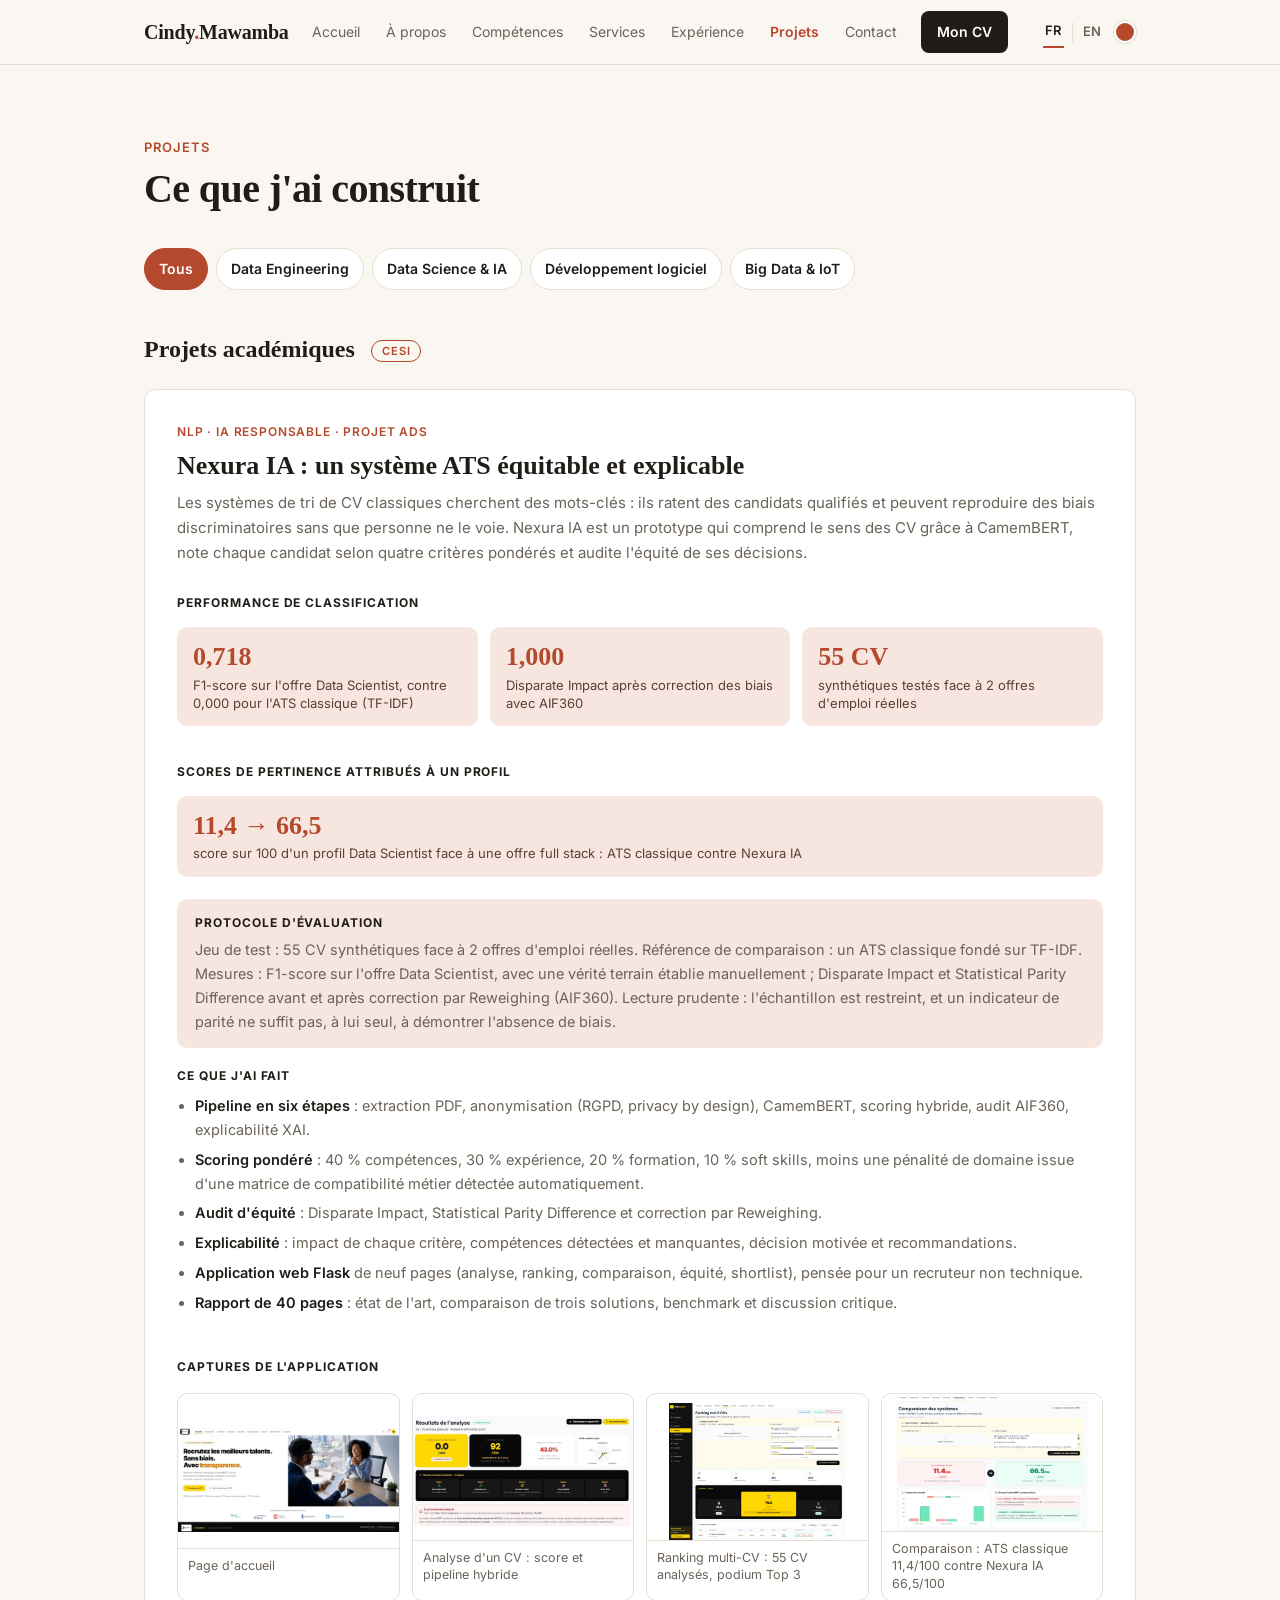
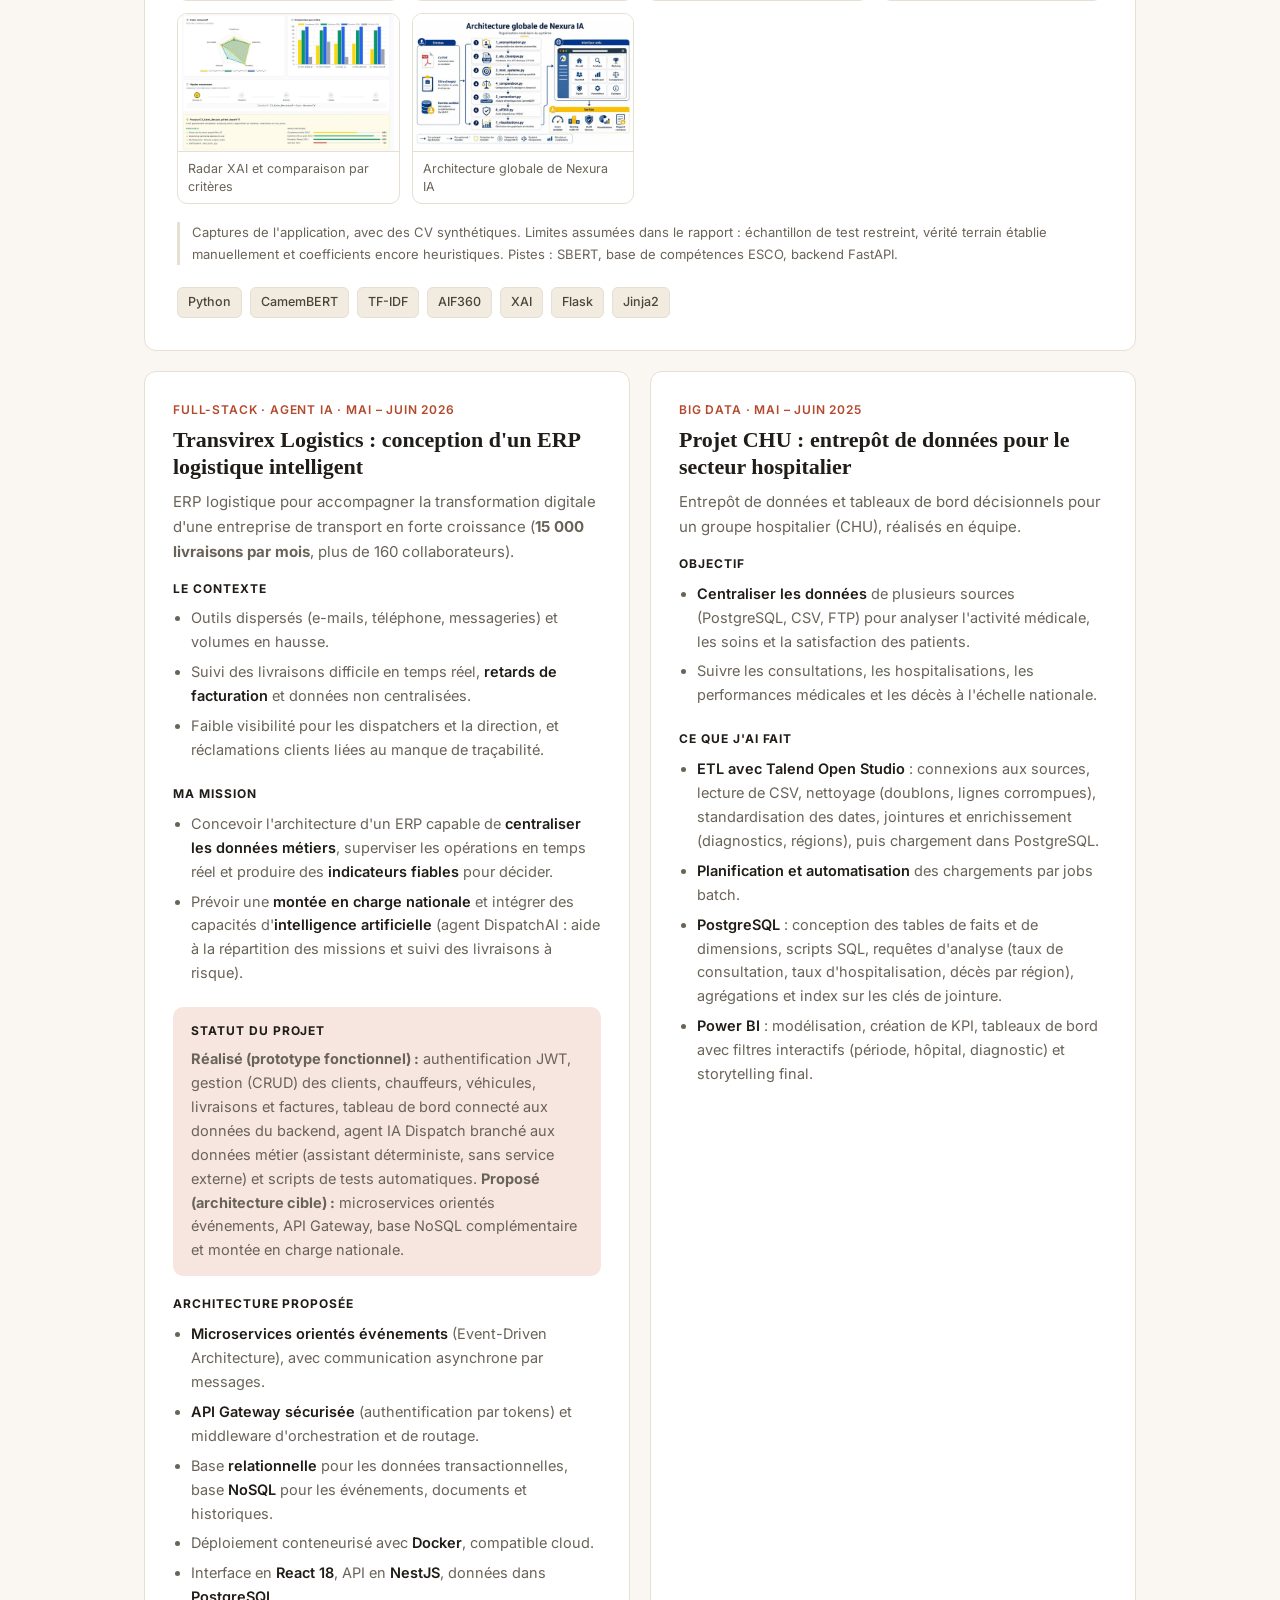
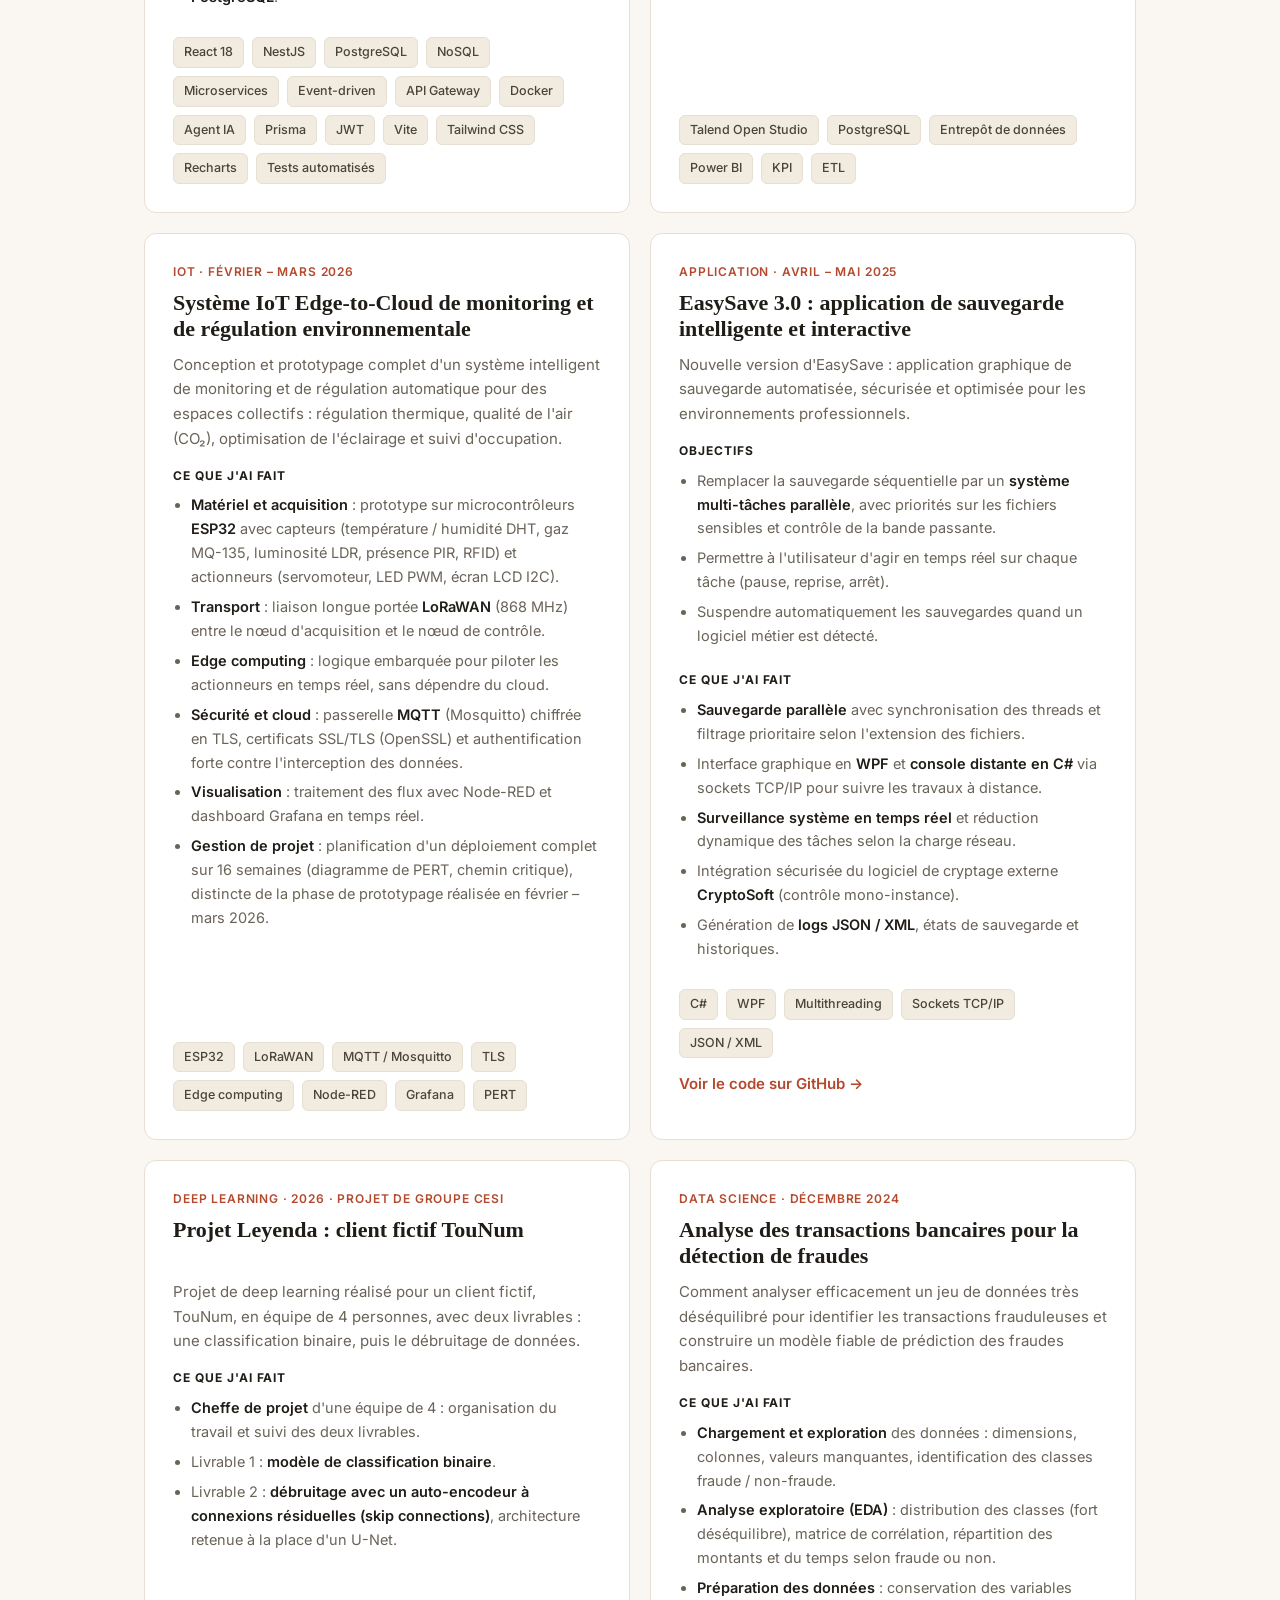
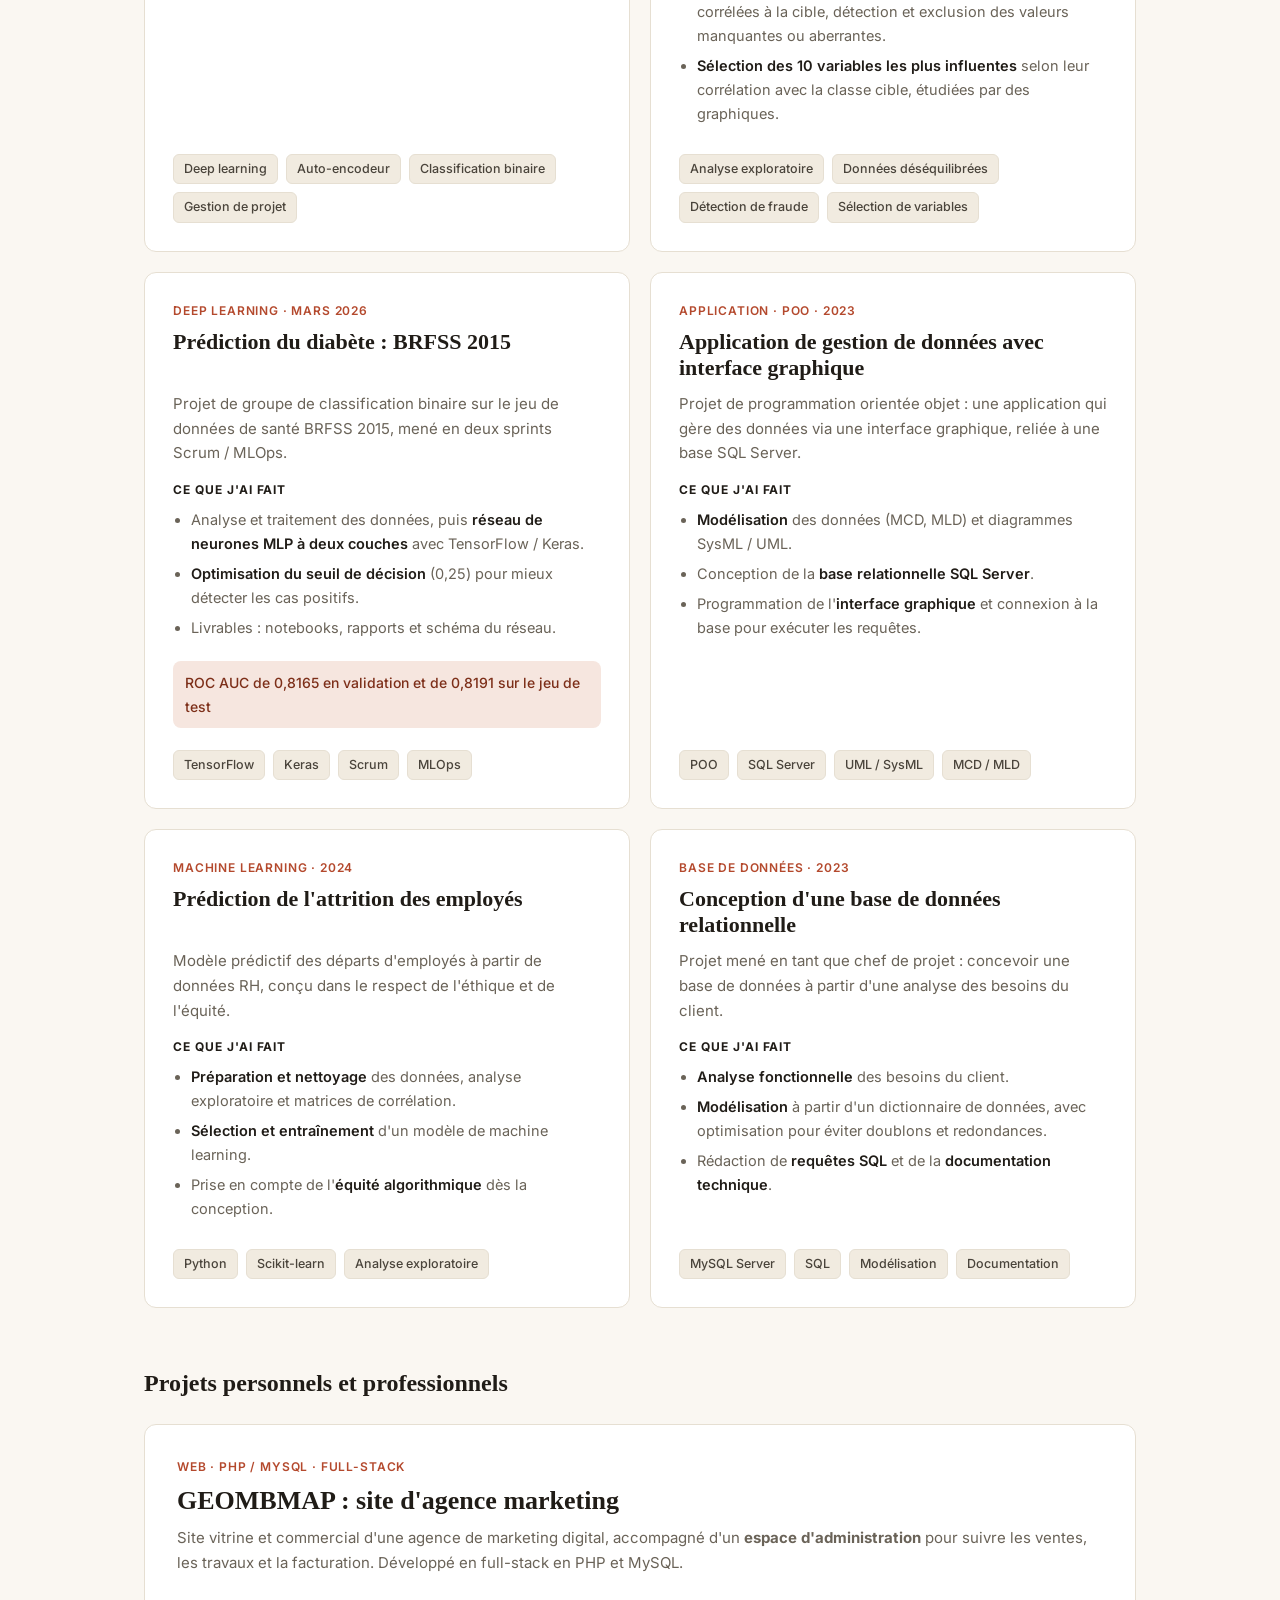
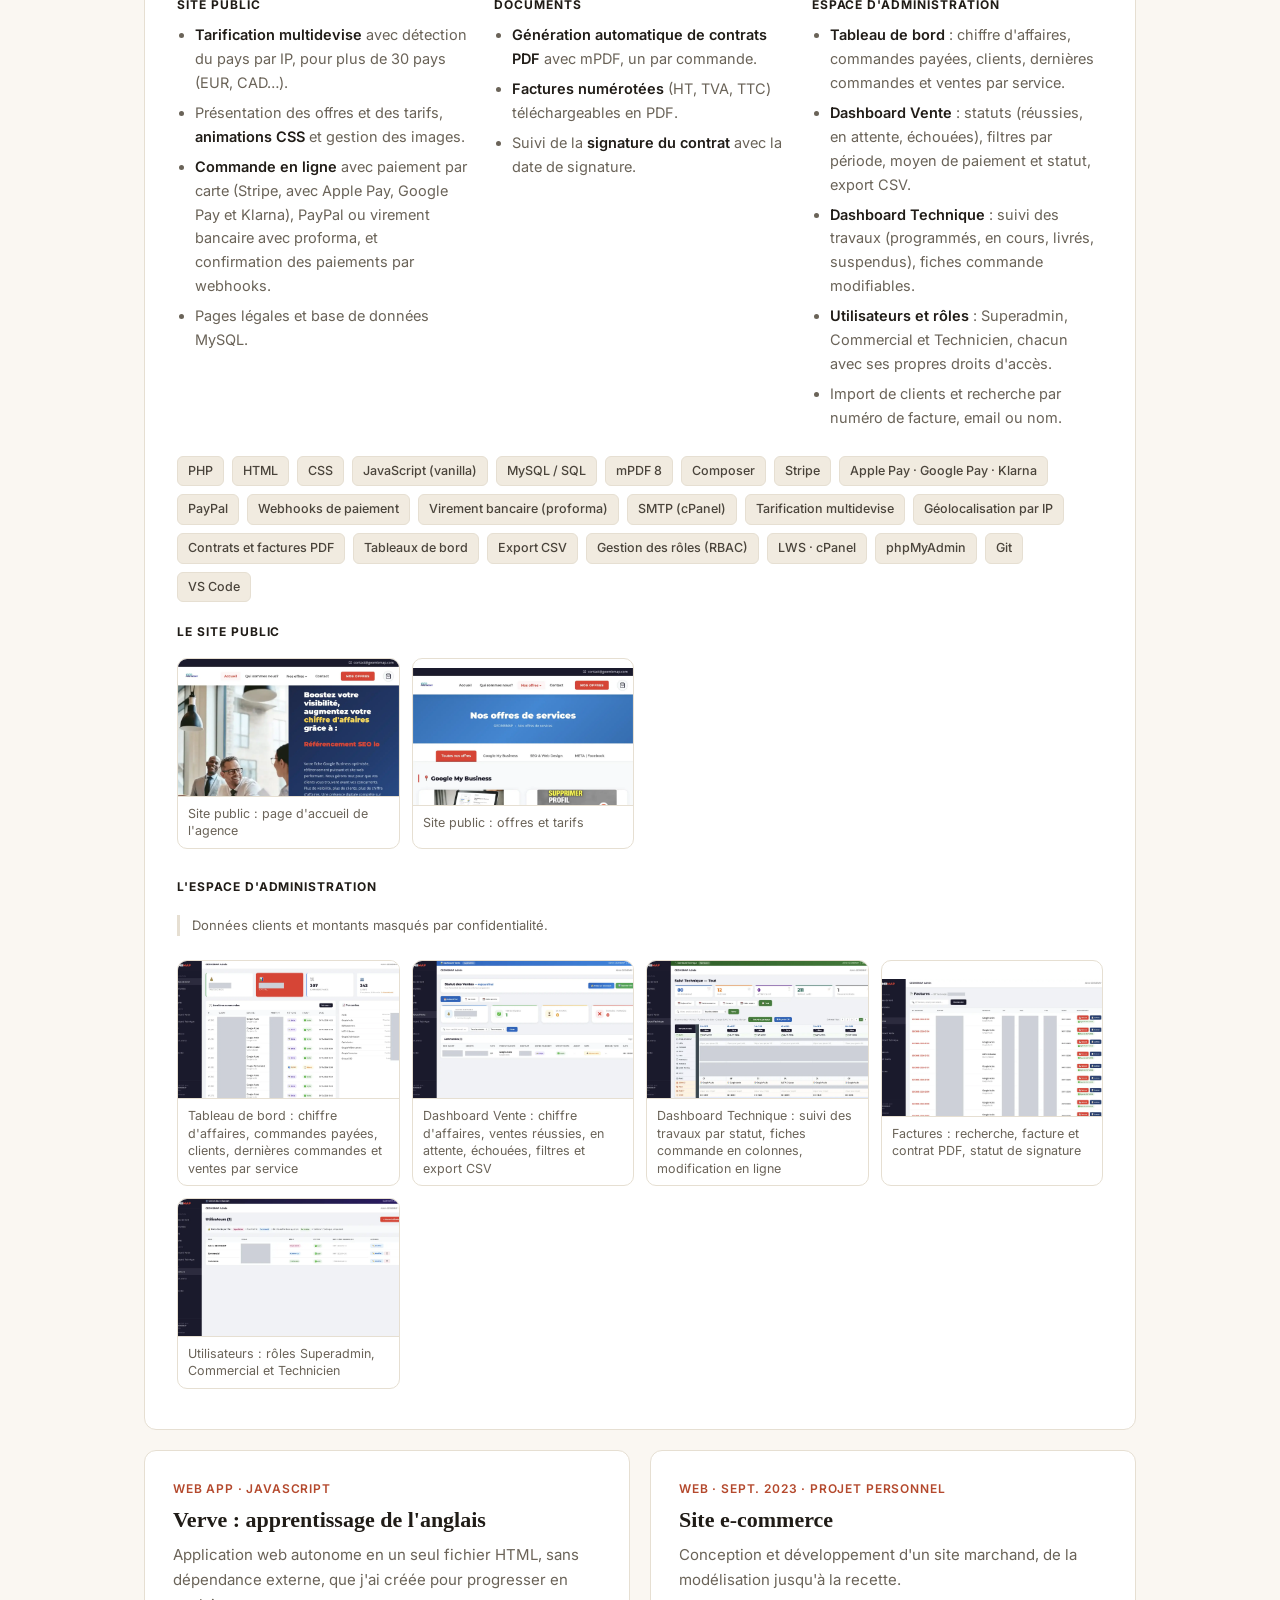
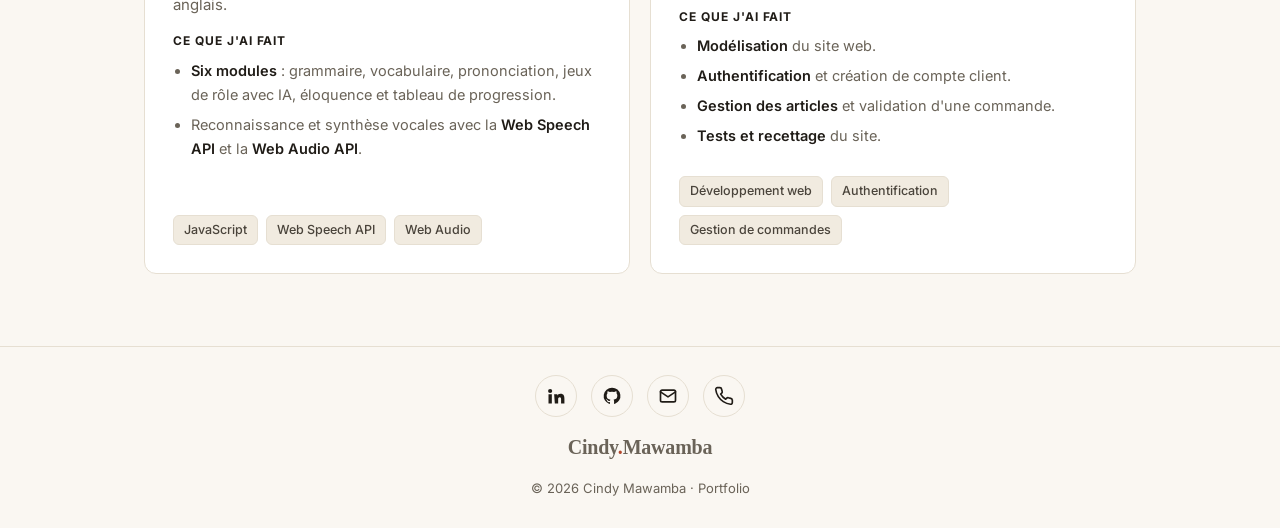
<file: projets.html>
<!DOCTYPE html>
<html lang="fr">
<head>
<meta charset="utf-8">
<meta name="viewport" content="width=device-width, initial-scale=1">
<title>Projets | Cindy Mawamba</title>
<meta name="description" content="Portfolio de Cindy Mawamba, élève ingénieure en Data Science & IA (CESI) : pipelines ETL, MDM, deep learning, IA responsable et développement full-stack.">
<link rel="preconnect" href="https://fonts.googleapis.com">
<link rel="preconnect" href="https://fonts.gstatic.com" crossorigin>
<link href="https://fonts.googleapis.com/css2?family=Inter:wght@400;500;600;700&family=Poppins:wght@600;700;800&family=JetBrains+Mono:wght@400;500&display=swap" rel="stylesheet">
<style>
:root{
  --bg:#faf7f2; --bg2:#f1ebe0; --card:#ffffff; --line:#e6dfd2;
  --text:#201c17; --muted:#6a6358; --accent:#b4492d; --accent-soft:#f6e6df; --accent-dark:#98391f; --accent-deep:#7d2f19;
  --radius:12px;
}
*{box-sizing:border-box;margin:0;padding:0}
html{scroll-behavior:smooth}
body{font-family:'Inter',system-ui,sans-serif;background:var(--bg);color:var(--text);line-height:1.65;-webkit-font-smoothing:antialiased}
a{color:inherit;text-decoration:none}
.wrap{max-width:1040px;margin:0 auto;padding:0 24px}
nav{position:sticky;top:0;z-index:20;background:rgba(250,247,242,.92);backdrop-filter:blur(8px);border-bottom:1px solid var(--line)}
nav .wrap{display:flex;align-items:center;justify-content:space-between;height:64px}
.logo{font-family:'Times New Roman',Times,serif;font-weight:600;font-size:20px;letter-spacing:-.01em}
.logo span{color:var(--accent)}
nav ul{display:flex;gap:26px;list-style:none;font-size:14px;color:var(--muted)}
nav ul a:hover{color:var(--accent)}
.navcta{padding:9px 16px;font-size:14px;border-radius:8px;background:var(--text);color:#fff;font-weight:600;white-space:nowrap}
.navcta:hover{background:var(--accent)}
.hero{padding:96px 0 72px}
.hero-grid{display:grid;grid-template-columns:1fr 300px;gap:48px;align-items:center}
.hero-photo img{display:block;width:100%;height:auto;border-radius:20px;border:1px solid var(--line);box-shadow:0 18px 40px rgba(60,40,20,.15);object-fit:cover;aspect-ratio:3/4}
@media(max-width:820px){.hero-grid{grid-template-columns:1fr;gap:28px}.hero-photo{order:-1}.hero-photo img{width:190px;border-radius:50%;aspect-ratio:1/1;object-position:50% 20%}}

.tag{display:inline-block;font-size:13px;font-weight:600;letter-spacing:.08em;text-transform:uppercase;color:var(--accent);margin-bottom:22px}
h1{font-family:'Times New Roman',Times,serif;font-size:clamp(38px,7vw,66px);line-height:1.08;letter-spacing:-.02em;font-weight:600}
h1 em{font-style:italic;color:var(--accent)}
.lead{max-width:620px;margin-top:24px;font-size:19px;color:var(--muted)}
.cta{display:flex;flex-wrap:wrap;gap:12px;margin-top:36px}
.btn{display:inline-flex;align-items:center;gap:8px;padding:13px 22px;border-radius:8px;font-weight:600;font-size:15px;transition:.2s}
.btn.primary{background:var(--accent);color:#fff}
.btn.primary:hover{background:var(--accent-dark)}
.btn.ghost{border:1px solid var(--text);color:var(--text)}
.btn.ghost:hover{background:var(--text);color:#fff}
.stats{display:grid;grid-template-columns:repeat(3,1fr);gap:0;margin-top:64px;border-top:1px solid var(--line);border-bottom:1px solid var(--line)}
.stat{padding:22px 20px;border-right:1px solid var(--line)}
.stat:last-child{border-right:0}
.stats-exp{margin-top:0;margin-bottom:44px}
.stat b{display:block;font-family:'Times New Roman',Times,serif;font-size:32px;font-weight:600;color:var(--text)}
.stat span{font-size:14px;color:var(--muted)}
section{padding:72px 0}
section.alt{background:var(--bg2)}
.eyebrow{font-size:13px;font-weight:600;letter-spacing:.08em;text-transform:uppercase;color:var(--accent);margin-bottom:8px}
h2{font-family:'Times New Roman',Times,serif;font-size:clamp(28px,4vw,40px);letter-spacing:-.015em;line-height:1.15;font-weight:600;margin-bottom:36px}
.about{display:grid;grid-template-columns:1.5fr 1fr;gap:48px;align-items:center}
.about h2 em{font-style:italic;color:var(--accent)}
.about-lead{font-size:18px;color:var(--text)!important}
.about-quote{margin-top:24px;padding:4px 0 4px 20px;border-left:3px solid var(--accent);font-family:'Times New Roman',Times,serif;font-size:19px;line-height:1.5;color:var(--text)}
.about-tiles{display:grid;grid-template-columns:1fr 1fr;gap:14px}
.atile{background:var(--card);border:1px solid var(--line);border-radius:var(--radius);padding:22px 18px;display:flex;flex-direction:column;gap:6px}
.atile b{font-family:'Times New Roman',Times,serif;font-size:26px;line-height:1.1;color:var(--accent);font-weight:600}
.atile:nth-child(n+3) b{font-size:19px;color:var(--text)}
.atile span{font-size:13.5px;color:var(--muted)}
@media(max-width:800px){.about{grid-template-columns:1fr;gap:28px}}
.about p{color:var(--muted);margin-bottom:16px}
.about p strong{color:var(--text)}
.facts{list-style:none;background:var(--card);border:1px solid var(--line);border-radius:var(--radius);padding:24px;align-self:start}
.facts li{padding:10px 0;border-bottom:1px solid var(--line);font-size:15px;display:flex;justify-content:space-between;gap:16px}
.facts li:last-child{border:0}
.facts li span:first-child{color:var(--muted)}
.facts li span:last-child{text-align:right;font-weight:500}
.services{display:grid;grid-template-columns:repeat(auto-fit,minmax(290px,1fr));gap:16px}
.service{background:var(--card);border:1px solid var(--line);border-radius:var(--radius);padding:26px}
.service .ico{display:inline-block;font-size:12px;font-weight:700;letter-spacing:.06em;text-transform:uppercase;color:var(--accent);background:var(--accent-soft);padding:4px 10px;border-radius:6px;margin-bottom:14px}
.service h3{font-family:'Times New Roman',Times,serif;font-size:19px;font-weight:600;margin-bottom:8px}
.service p{color:var(--muted);font-size:15px}
.skills{display:grid;grid-template-columns:repeat(auto-fit,minmax(240px,1fr));gap:16px}
.skill{background:var(--card);border:1px solid var(--line);border-radius:var(--radius);padding:24px}
.skill h3{font-family:'Times New Roman',Times,serif;font-size:17px;font-weight:600;margin-bottom:14px}
.chips{display:flex;flex-wrap:wrap;gap:8px}
.chip{font-size:12.5px;font-weight:500;padding:4px 10px;border-radius:6px;background:var(--bg2);border:1px solid var(--line);color:#4a443b}
.timeline{border-left:2px solid var(--line);padding-left:28px;display:grid;gap:40px}
.item{position:relative}
.item::before{content:"";position:absolute;left:-36px;top:8px;width:12px;height:12px;border-radius:50%;background:var(--accent);box-shadow:0 0 0 5px var(--bg)}
section.alt .item::before{box-shadow:0 0 0 5px var(--bg2)}
.item h3{font-family:'Times New Roman',Times,serif;font-size:21px;font-weight:600}
.item .meta{font-size:14px;font-weight:500;color:var(--accent);margin:4px 0 14px}
.item .ctx{color:var(--muted);margin-bottom:16px;font-size:15px}
.item ul{padding-left:18px;color:var(--muted);font-size:15px}
.item li{margin-bottom:7px}
.item li strong{color:var(--text);font-weight:600}
.item .chips{margin-top:16px}
.geo-grid{display:grid;grid-template-columns:repeat(3,1fr);gap:26px;margin:6px 0 4px}
.geo-grid ul{padding-left:18px;color:var(--muted);font-size:14.5px;margin-bottom:12px}
@media(max-width:900px){.geo-grid{grid-template-columns:1fr}}
.mission-grid{display:grid;grid-template-columns:1.6fr 1fr;gap:28px}
.mission-grid h4,.proj h4{font-size:12px;font-weight:700;text-transform:uppercase;letter-spacing:.08em;color:var(--text);margin-bottom:8px}
.impact{background:var(--accent-soft);border-radius:10px;padding:16px 18px;align-self:start}
.impact ul{list-style:none;padding:0}
.impact li{color:var(--text);margin-bottom:8px}
.impact li b{color:var(--accent);font-family:'Times New Roman',Times,serif;font-size:19px}
.sub-title{font-family:'Times New Roman',Times,serif;font-size:1.5rem;margin:40px 0 20px;color:var(--text)}
.sub-title span{font-family:"Inter",sans-serif;font-size:.7rem;font-weight:600;letter-spacing:.08em;text-transform:uppercase;color:var(--accent);margin-left:10px;border:1px solid var(--accent);border-radius:99px;padding:3px 10px;vertical-align:middle}
.projects{display:grid;grid-template-columns:repeat(auto-fit,minmax(310px,1fr));gap:20px}
.proj{background:var(--card);border:1px solid var(--line);border-radius:var(--radius);padding:28px;display:flex;flex-direction:column;transition:.2s}
.proj:hover{border-color:var(--accent);box-shadow:0 8px 24px rgba(32,28,23,.07)}
.proj .kind{font-size:12px;font-weight:600;color:var(--accent);text-transform:uppercase;letter-spacing:.07em}
.proj h3{font-family:'Times New Roman',Times,serif;font-size:22px;font-weight:600;margin:8px 0 10px;line-height:1.2}
.proj p{color:var(--muted);font-size:15px;margin-bottom:14px}
.proj ul{padding-left:18px;color:var(--muted);font-size:14.5px;margin-bottom:16px;flex:1}
.proj li{margin-bottom:6px}
.proj li strong{color:var(--text);font-weight:600}
.proj .result{font-size:14px;font-weight:500;margin-bottom:16px;padding:10px 12px;background:var(--accent-soft);border-radius:8px;color:var(--accent-deep)}
.proj.featured{grid-column:1/-1;padding:32px}
.projects{display:block;column-width:310px;column-gap:20px}
.projects .proj{break-inside:avoid;-webkit-column-break-inside:avoid;margin-bottom:20px;display:flex}
.projects .proj.featured{column-span:all}
@media(min-width:0px){.projects{display:grid!important;grid-template-columns:repeat(2,1fr);gap:20px;column-width:auto}.projects .proj{margin-bottom:0;break-inside:auto}.projects .proj.featured{grid-column:1/-1}}
.projects .proj ul{flex:none}.projects .proj .chips{margin-top:auto;padding-top:6px}
@media(max-width:800px){.projects{grid-template-columns:1fr!important}}
.proj.featured h3{font-size:26px}
.metrics{display:grid;grid-template-columns:repeat(auto-fit,minmax(190px,1fr));gap:12px;margin:6px 0 22px}
.metrics div{background:var(--accent-soft);border-radius:10px;padding:14px 16px}
.metrics b{display:block;font-family:'Times New Roman',Times,serif;font-size:26px;font-weight:600;color:var(--accent);line-height:1.25}
.metrics span{font-size:13px;color:#5b4036;line-height:1.4;display:block;margin-top:2px}
.proj .note{font-size:13.5px;color:var(--muted);border-left:3px solid var(--line);padding-left:12px;margin-bottom:16px}
.shots-title{margin-top:20px}
.shots{display:grid;grid-template-columns:repeat(auto-fill,minmax(210px,1fr));gap:12px;margin:8px 0 8px}
.shot{background:var(--card);border:1px solid var(--line);border-radius:10px;padding:0;overflow:hidden;cursor:zoom-in;text-align:left;font:inherit;color:inherit;transition:.2s}
.shot:hover,.shot:focus-visible{border-color:var(--accent);box-shadow:0 6px 18px rgba(32,28,23,.08);outline:none}
.shot img{display:block;width:100%;aspect-ratio:16/10;object-fit:cover;object-position:top;background:#fff;border-bottom:1px solid var(--line)}
.shot.contain img{object-fit:contain;object-position:center}
.shot span{display:block;padding:8px 10px;font-size:12.5px;line-height:1.4;color:var(--muted)}
.item .note,.proj .note{font-size:13px;color:var(--muted);border-left:3px solid var(--line);padding-left:12px;margin:10px 0 16px}
#lb{position:fixed;inset:0;background:rgba(20,16,12,.9);display:none;align-items:center;justify-content:center;flex-direction:column;z-index:50;padding:24px;cursor:zoom-out}
#lb.open{display:flex}
#lb img{max-width:100%;max-height:80vh;border-radius:8px;background:#fff}
#lb p{color:#fff;margin-top:14px;font-size:14px;text-align:center;max-width:720px}
.poster-sec{padding:72px 0 88px}
.poster{--pn:#06112a;--cy:#4cc9f0;--mint:#7ee8c1;--gold:#f6b94a;max-width:980px;margin:0 auto;border-radius:22px;padding:34px 34px 30px;color:#fff;position:relative;overflow:hidden;
  background:linear-gradient(rgba(76,201,240,.05) 1px,transparent 1px) 0 0/36px 36px,linear-gradient(90deg,rgba(76,201,240,.05) 1px,transparent 1px) 0 0/36px 36px,radial-gradient(ellipse at 50% 0%,#12306b 0%,#08142f 55%,#050d22 100%);
  box-shadow:0 24px 60px rgba(5,13,34,.35)}
.p-term{display:flex;align-items:center;gap:8px;background:rgba(6,17,42,.8);border:1px solid rgba(76,201,240,.25);border-radius:12px;padding:12px 16px;font-family:'JetBrains Mono',monospace;font-size:14px;color:#cfe6ff}
.p-term i{width:11px;height:11px;border-radius:50%;display:inline-block}
.p-term i:nth-child(1){background:#ff5f57}.p-term i:nth-child(2){background:#febc2e}.p-term i:nth-child(3){background:#28c840}
.p-term span{margin-left:8px;overflow:hidden;text-overflow:ellipsis;white-space:nowrap}
.p-alert{text-align:center;font-family:'JetBrains Mono',monospace;font-size:13px;letter-spacing:.18em;color:var(--gold);margin:26px 0 4px}
.poster .p-title{font-family:'Poppins',sans-serif;font-weight:800;font-size:clamp(44px,10vw,104px);line-height:1.05;letter-spacing:.01em;text-align:center;color:#fff;margin:0;text-shadow:0 0 28px rgba(76,201,240,.55),0 0 60px rgba(76,201,240,.25)}
.p-sub{text-align:center;font-family:'Poppins',sans-serif;font-weight:700;letter-spacing:.2em;font-size:clamp(13px,2.4vw,22px);color:var(--cy);margin:6px 0 30px}
.p-sub b{color:var(--gold);margin:0 .35em}
.p-grid{display:grid;grid-template-columns:1fr minmax(220px,300px) 1fr;gap:26px;align-items:start}
.p-col h3{font-family:'JetBrains Mono',monospace;font-size:13px;letter-spacing:.22em;color:var(--mint);margin:0 0 12px;padding-bottom:8px;border-bottom:1px solid rgba(126,232,193,.25);font-weight:500}
.p-col.right h3{text-align:right}
.p-col ul{list-style:none;display:grid;gap:10px}
.p-col li{background:rgba(20,48,96,.55);border:1px solid rgba(76,201,240,.28);border-radius:10px;padding:12px 14px;font-weight:700;font-size:14.5px;letter-spacing:.02em;text-transform:uppercase}
.p-col.right li{background:rgba(70,52,18,.5);border-color:rgba(246,185,74,.4);color:#ffe3a8}
.p-photo{position:relative;aspect-ratio:3/4;border:2px solid #2f7bd8;border-radius:6px;background:linear-gradient(160deg,#0f2a58,#07142e);display:grid;place-items:center;box-shadow:0 0 30px rgba(47,123,216,.35)}
.p-photo::before,.p-photo::after{content:"";position:absolute;width:34px;height:34px;border:3px solid var(--mint)}
.p-photo::before{top:-10px;left:-10px;border-right:0;border-bottom:0}
.p-photo::after{bottom:-10px;right:-10px;border-left:0;border-top:0}
.p-photo img{width:100%;height:100%;object-fit:cover;display:block}
.p-photo .mono{font-family:'Poppins',sans-serif;font-weight:800;font-size:72px;color:rgba(76,201,240,.85);text-shadow:0 0 24px rgba(76,201,240,.5)}
.p-photo .scan{position:absolute;top:12px;left:12px;font-family:'JetBrains Mono',monospace;font-size:12px;background:rgba(6,17,42,.8);border:1px solid rgba(126,232,193,.4);color:var(--mint);padding:4px 10px;border-radius:6px}
.p-name{width:min(100%,360px);margin:26px auto 0;text-align:center;font-family:'Poppins',sans-serif;font-weight:700;letter-spacing:.08em;font-size:22px;padding:12px 0;border-radius:10px;background:linear-gradient(90deg,#2f6fe0,#4cb8f5)}
.p-reward{margin-top:26px;display:flex;align-items:center;gap:14px;background:linear-gradient(90deg,#f6b94a,#f3a533);color:#1b1305;border-radius:12px;padding:12px 16px;font-family:'Poppins',sans-serif;font-weight:800;font-size:clamp(14px,2.6vw,24px);letter-spacing:.03em;text-transform:uppercase}
.p-reward span{background:#101a33;color:var(--gold);font-family:'JetBrains Mono',monospace;font-size:12px;letter-spacing:.2em;padding:8px 12px;border-radius:8px;white-space:nowrap}
.p-icons{display:grid;grid-template-columns:repeat(4,1fr);gap:12px;margin:26px 0 24px;text-align:center}
.p-icons div{font-family:'Poppins',sans-serif;font-weight:700;letter-spacing:.14em;font-size:13px}
.p-icons svg{display:block;margin:0 auto 10px;width:46px;height:46px;stroke:var(--cy);fill:none;stroke-width:1.8;stroke-linecap:round;stroke-linejoin:round}
.p-cta{display:flex;flex-wrap:wrap;align-items:center;justify-content:center;gap:10px 18px;border:2px solid rgba(126,232,193,.55);border-radius:12px;padding:14px 18px;background:rgba(18,60,56,.35)}
.p-cta b{font-family:'Poppins',sans-serif;font-weight:700;letter-spacing:.12em;color:var(--mint);font-size:20px}
.p-cta span{font-weight:600;font-size:15px}
.p-cta a{background:var(--mint);color:#052018;font-weight:700;font-size:14px;padding:9px 16px;border-radius:8px}
.p-cta a:hover{background:#fff}
@media (max-width:820px){
  .poster{padding:22px 18px}
  .p-grid{grid-template-columns:1fr}
  .p-photo{width:min(260px,70%);margin:0 auto;order:-1}
  .p-col.right h3{text-align:left}
  .p-icons{grid-template-columns:1fr 1fr}
}
.steps{display:grid;grid-template-columns:repeat(auto-fit,minmax(220px,1fr));gap:16px;counter-reset:s}
.step{background:var(--card);border:1px solid var(--line);border-radius:var(--radius);padding:26px;counter-increment:s}
.step::before{content:"0" counter(s);font-family:'Times New Roman',Times,serif;font-size:28px;color:var(--accent)}
.step h3{font-family:'Times New Roman',Times,serif;font-size:18px;font-weight:600;margin:8px 0}
.step p{color:var(--muted);font-size:15px}

.short-board{background:#fff;border:1px solid var(--line);border-radius:var(--radius);padding:34px 28px 30px;margin-bottom:28px}
.sb-title{font-family:'Times New Roman',Times,serif;font-size:clamp(24px,3.4vw,34px);font-weight:700;text-align:center;margin-bottom:30px}
.sb-title em{font-style:normal;color:#2d8fd5}
.short-grid{display:grid;grid-template-columns:repeat(4,1fr);gap:0}
.sh{display:flex;flex-direction:column;align-items:center;text-align:center;padding:22px 14px;gap:8px}
.sh:nth-child(n+5){border-top:2px solid var(--text)}
.sh-ic{height:86px;display:flex;align-items:center;justify-content:center}
.sh-ic img,.sh-ic svg{max-height:86px;max-width:110px;width:auto;height:86px;object-fit:contain}
.sh-lab{font-size:13px;font-weight:800;letter-spacing:.06em;text-transform:uppercase;color:var(--accent)}
.sh b{font-family:'Times New Roman',Times,serif;font-size:17px;line-height:1.25}
.sh span{font-size:13.5px;color:var(--muted)}
@media(max-width:900px){.short-grid{grid-template-columns:repeat(2,1fr)}.sh:nth-child(n+3){border-top:1px solid var(--line)}.sh:nth-child(n+5){border-top:1px solid var(--line)}}
.foot{display:flex;flex-direction:column;align-items:center;gap:14px}
.foot-social{display:flex;gap:14px}
.foot-social a{width:42px;height:42px;border-radius:50%;border:1px solid var(--line);display:flex;align-items:center;justify-content:center;color:var(--text);transition:.2s}
.foot-social a:hover{background:var(--accent);color:#fff;border-color:var(--accent)}
.foot-social svg{width:20px;height:20px}
.ia-band{position:relative;height:420px;overflow:hidden;background:#0e1628;display:flex;align-items:center}
.ia-band video{position:absolute;inset:0;width:100%;height:100%;object-fit:cover;opacity:.9}
.ia-over{position:relative;z-index:1;max-width:1100px;margin:0 auto;padding:0 24px;width:100%;text-shadow:0 2px 18px rgba(0,0,0,.6)}
.ia-over h2{color:#fff;margin-bottom:0;font-size:clamp(28px,4.4vw,48px)}
.ia-over .eyebrow{color:#ff9a78}
@media(max-width:700px){.ia-band{height:320px}}
.tech-groups{margin-top:34px}
.chip.tech{background:#fff;border:1px solid var(--line);font-weight:600}
.tg{margin-bottom:18px}
.tg h4{font-size:12px;font-weight:700;letter-spacing:.1em;text-transform:uppercase;color:var(--accent);margin-bottom:10px}
.tp-row{display:flex;flex-wrap:wrap;gap:10px}
.tp{display:flex;align-items:center;background:var(--card);border:1px solid var(--line);border-radius:999px;padding:8px 16px}
.tp-m{width:30px;height:30px;border-radius:8px;color:#fff;font-size:12px;font-weight:700;display:flex;align-items:center;justify-content:center;font-family:Inter,sans-serif}
.tp b{font-size:14px;font-weight:600}
.etl-flow{display:grid;grid-template-columns:1fr auto 1fr auto 1fr auto 1fr;gap:10px;align-items:stretch}
.etl-step{background:var(--card);border:1px solid var(--line);border-radius:var(--radius);padding:24px 20px;position:relative;display:flex;flex-direction:column;gap:6px}
.etl-n{position:absolute;top:14px;right:16px;font-family:'Times New Roman',Times,serif;font-size:30px;color:var(--line);font-weight:700}
.etl-ic svg{width:44px;height:44px}
.etl-en{font-size:11px;font-weight:700;letter-spacing:.1em;text-transform:uppercase;color:var(--accent);margin-top:8px}
.etl-step b{font-family:'Times New Roman',Times,serif;font-size:22px}
.etl-step p{font-size:14.5px;color:var(--text)}
.etl-step span{font-size:13px;color:var(--muted);margin-top:auto;padding-top:8px;border-top:1px dashed var(--line)}
.etl-arrow{display:flex;align-items:center;font-size:26px;color:var(--accent)}
.etl-note{margin-top:26px;color:var(--muted);max-width:760px}
.etl-flow{display:grid!important;grid-template-columns:1fr auto 1fr auto 1fr!important;gap:6px!important;align-items:start!important}
.etl-step{background:none!important;border:0!important;padding:8px 10px!important;align-items:center;text-align:center}
.etl-circle{width:200px;height:200px;border-radius:50%;background:var(--accent-soft);display:flex;align-items:center;justify-content:center;margin:0 auto 14px}
.etl-circle svg{width:150px;height:150px}
.etl-en{margin-top:0!important}
.etl-step p{max-width:270px}
.etl-step span{border-top:0!important;margin-top:6px!important;padding-top:0!important}
.etl-arrow{padding-top:90px!important}
.etl-arrow svg{width:56px;height:24px}
@media(max-width:900px){.etl-flow{grid-template-columns:1fr!important}.etl-arrow{padding-top:0!important;justify-content:center;transform:rotate(90deg);height:30px}}
#etl h2 em{font-style:italic;color:var(--accent)}
@media(max-width:900px){.etl-flow{grid-template-columns:1fr}.etl-arrow{justify-content:center;transform:rotate(90deg);height:20px}}
.hero-role{font-family:'Times New Roman',Times,serif;font-size:clamp(20px,2.6vw,28px);color:var(--accent);font-style:italic;margin:-4px 0 18px}
.services{grid-template-columns:1fr!important;gap:14px!important;max-width:900px}
.service{display:flex;gap:22px;align-items:flex-start}
.service .ico{flex:0 0 auto;min-width:56px;text-align:center;margin:2px 0 0}
.svc-body h3{margin-bottom:8px}
.svc-body ul{list-style:none;display:grid;gap:5px}
.svc-body li{color:var(--muted);font-size:15px;padding-left:16px;position:relative}
.svc-body li:before{content:"";position:absolute;left:0;top:.65em;width:6px;height:6px;border-radius:50%;background:var(--accent)}
@media(max-width:600px){.service{flex-direction:column;gap:10px}}
.exp-intro{max-width:820px;color:var(--muted);margin:-14px 0 30px;font-size:17px}
.tool-board{margin-top:8px}
.tool-title{font-family:'Times New Roman',Times,serif;font-size:24px;font-weight:700;margin-bottom:20px}
.tool-grid{display:grid;grid-template-columns:repeat(4,1fr);gap:16px}
.tl{background:var(--card);border:1px solid var(--line);border-radius:var(--radius);padding:22px 20px;display:flex;flex-direction:column;gap:6px}
.tl-ic{height:64px;display:flex;align-items:center;margin-bottom:8px}
.tl-ic img,.tl-ic svg{max-height:64px;max-width:110px;width:auto;object-fit:contain}
.tl-ic svg{height:56px}
.tl-lab{font-size:11px;font-weight:700;letter-spacing:.1em;text-transform:uppercase;color:var(--accent)}
.tl b{font-family:'Times New Roman',Times,serif;font-size:19px;line-height:1.25}
.tl span{font-size:14px;color:var(--muted)}
@media(max-width:900px){.tool-grid{grid-template-columns:repeat(2,1fr)}}
.logo-board{background:#fff;border:1px solid var(--line);border-radius:var(--radius);padding:32px 28px;margin-bottom:28px}
.lb-title{font-family:'Times New Roman',Times,serif;font-size:clamp(22px,3vw,30px);font-weight:700;text-align:center;margin-bottom:26px;letter-spacing:.01em}
.lb-title em{font-style:normal;color:var(--accent)}
.logo-grid{display:flex;flex-wrap:wrap;justify-content:center;gap:26px 10px}
.lg{width:calc(25% - 10px)}
.lb-title2{font-family:'Times New Roman',Times,serif;font-size:22px;font-weight:700;text-align:center;margin-bottom:22px}
.lg{display:flex;flex-direction:column;align-items:center;gap:10px;text-align:center}
.lg-img{height:84px;width:100%;display:flex;align-items:center;justify-content:center}
.lg-img svg{height:70px;width:auto;max-width:120px}
.lg-img img{max-height:84px;max-width:120px;width:auto;height:auto;object-fit:contain}
.lg span{font-size:12.5px;font-weight:700;letter-spacing:.06em;text-transform:uppercase;color:var(--text)}
@media(max-width:700px){.lg{width:calc(50% - 10px)}.logo-board{padding:24px 16px}}
.brief{display:grid;grid-template-columns:repeat(4,1fr);gap:16px;margin-top:8px}
.brief .tile{background:var(--card);border:1px solid var(--line);border-radius:var(--radius);padding:22px 20px}
.brief .tile small{display:block;font-size:11px;font-weight:700;letter-spacing:.1em;text-transform:uppercase;color:var(--accent);margin-bottom:6px}
.brief .tile b{display:block;font-family:'Times New Roman',Times,serif;font-size:20px;line-height:1.25;margin-bottom:8px}
.brief .tile span{font-size:14px;color:var(--muted)}
@media(max-width:900px){.brief{grid-template-columns:repeat(2,1fr)}}
.contact-cards{display:grid;grid-template-columns:repeat(3,1fr);gap:16px;margin:36px auto 28px;max-width:900px;text-align:center}
.contact-cards .cc{background:var(--card);border:1px solid var(--line);border-radius:var(--radius);padding:22px 16px}
.contact-cards .cc small{display:block;font-size:11px;font-weight:700;letter-spacing:.1em;text-transform:uppercase;color:var(--accent);margin-bottom:6px}
.contact-cards .cc b{display:block;font-family:'Times New Roman',Times,serif;font-size:18px;word-break:break-word}
.contact-cards .cc span{display:block;font-size:14px;color:var(--muted);margin-top:6px}
.contact-cards a{color:inherit}
.cform{max-width:900px;margin:0 auto 28px;background:var(--card);border:1px solid var(--line);border-radius:var(--radius);padding:30px;text-align:left}
.cform h3{font-family:'Times New Roman',Times,serif;font-size:22px;margin-bottom:16px}
.cform input,.cform textarea{width:100%;font:inherit;padding:13px 14px;margin-bottom:12px;border:1px solid var(--line);border-radius:8px;background:var(--bg);color:var(--text)}
.cform input:focus,.cform textarea:focus{outline:2px solid var(--accent);outline-offset:1px}
.cform textarea{min-height:130px;resize:vertical}
.cform .count{font-size:13px;color:var(--muted);margin:-4px 0 14px}
.cform button{cursor:pointer;border:0;font:inherit;font-weight:600}
.cmap{max-width:900px;margin:0 auto;border-radius:var(--radius);overflow:hidden;border:1px solid var(--line)}
.cmap iframe{display:block;width:100%;height:300px;border:0}
@media(max-width:700px){.contact-cards{grid-template-columns:1fr}.cform{padding:22px}}
.contact{text-align:center}
.contact p{color:var(--muted);max-width:520px;margin:0 auto 32px}
.contact .cta{justify-content:center}
footer{padding:28px 0;border-top:1px solid var(--line);text-align:center;font-size:13px;color:var(--muted)}
.reveal{opacity:0;transform:translateY(14px);transition:opacity .5s ease,transform .5s ease}
.reveal.in{opacity:1;transform:none}
@media (prefers-reduced-motion:reduce){.reveal{opacity:1;transform:none;transition:none}html{scroll-behavior:auto}}
@media (max-width:760px){
  nav ul{display:none}
  .mission-grid{grid-template-columns:1fr}
  .stats{grid-template-columns:1fr 1fr}
  .stat:nth-child(2){border-right:0}
  .stat:nth-child(-n+2){border-bottom:1px solid var(--line)}
  .stat:nth-child(3){grid-column:1/-1}
  .hero{padding:64px 0 48px}
}
nav ul a.active{color:var(--accent);font-weight:600}
@media(max-width:900px){nav .wrap{height:auto;flex-wrap:wrap;padding-top:10px;padding-bottom:4px;row-gap:4px}nav ul{display:flex!important;order:3;width:100%;overflow-x:auto;gap:20px;padding:8px 0 10px;white-space:nowrap}.navcta{padding:7px 12px}}

.pf{display:flex;flex-wrap:wrap;gap:8px;margin:18px 0 6px}
.pf button{font:inherit;font-size:14px;font-weight:600;padding:8px 14px;border-radius:999px;border:1px solid var(--line);background:#fff;color:var(--text);cursor:pointer}
.pf button.on{background:var(--accent);border-color:var(--accent);color:#fff}
[hidden]{display:none!important}
.proto{background:var(--accent-soft);border-radius:10px;padding:14px 18px;margin:0 0 18px}.proto h4{margin-bottom:6px}.proto p{margin:0;font-size:14.5px}
.mgrp{font-size:13px;letter-spacing:.06em;text-transform:uppercase;margin:14px 0 6px}
</style>
<link rel="stylesheet" href="responsive.css">
<script src="i18n.js"></script>
</head>
<body>
<nav>
  <div class="wrap">
    <a href="index.html" class="logo">Cindy<span>.</span>Mawamba</a>
    <ul><li><a href="index.html">Accueil</a></li><li><a href="a-propos.html">À propos</a></li><li><a href="competences.html">Compétences</a></li><li><a href="services.html">Services</a></li><li><a href="experience.html">Expérience</a></li><li><a href="projets.html" class="active">Projets</a></li><li><a href="contact.html">Contact</a></li></ul>
    <a class="navcta" href="CV_Cindy_Mawamba.pdf">Mon CV</a>
  </div>
</nav>

<section id="projets">
  <div class="wrap reveal">
    <div class="eyebrow">projets</div>
    <h2>Ce que j'ai construit</h2>
    <div class="pf" role="group" aria-label="Filtrer les projets par catégorie"><button type="button" class="on" data-f="all">Tous</button><button type="button" data-f="de">Data Engineering</button><button type="button" data-f="ds">Data Science &amp; IA</button><button type="button" data-f="dev">Développement logiciel</button><button type="button" data-f="bd">Big Data &amp; IoT</button></div>
    <h3 class="sub-title">Projets académiques <span>CESI</span></h3>
    <div class="projects">
      <article data-cat="ds" class="proj featured">
        <span class="kind">NLP · IA responsable · Projet ADS</span>
        <h3>Nexura IA : un système ATS équitable et explicable</h3>
        <p>Les systèmes de tri de CV classiques cherchent des mots-clés : ils ratent des candidats qualifiés et peuvent reproduire des biais discriminatoires sans que personne ne le voie. Nexura IA est un prototype qui comprend le sens des CV grâce à CamemBERT, note chaque candidat selon quatre critères pondérés et audite l'équité de ses décisions.</p>
        <h4 class="mgrp">Performance de classification</h4>
        <div class="metrics">
          <div><b>0,718</b><span>F1-score sur l'offre Data Scientist, contre 0,000 pour l'ATS classique (TF-IDF)</span></div>
          <div><b>1,000</b><span>Disparate Impact après correction des biais avec AIF360</span></div>
          <div><b>55 CV</b><span>synthétiques testés face à 2 offres d'emploi réelles</span></div>
        </div>
        <h4 class="mgrp">Scores de pertinence attribués à un profil</h4>
        <div class="metrics">
          <div><b>11,4 → 66,5</b><span>score sur 100 d'un profil Data Scientist face à une offre full stack : ATS classique contre Nexura IA</span></div>
        </div>
        <div class="proto"><h4>Protocole d'évaluation</h4><p>Jeu de test : 55 CV synthétiques face à 2 offres d'emploi réelles. Référence de comparaison : un ATS classique fondé sur TF-IDF. Mesures : F1-score sur l'offre Data Scientist, avec une vérité terrain établie manuellement ; Disparate Impact et Statistical Parity Difference avant et après correction par Reweighing (AIF360). Lecture prudente : l'échantillon est restreint, et un indicateur de parité ne suffit pas, à lui seul, à démontrer l'absence de biais.</p></div>
        <h4>Ce que j'ai fait</h4>
        <ul>
          <li><strong>Pipeline en six étapes</strong> : extraction PDF, anonymisation (RGPD, privacy by design), CamemBERT, scoring hybride, audit AIF360, explicabilité XAI.</li>
          <li><strong>Scoring pondéré</strong> : 40 % compétences, 30 % expérience, 20 % formation, 10 % soft skills, moins une pénalité de domaine issue d'une matrice de compatibilité métier détectée automatiquement.</li>
          <li><strong>Audit d'équité</strong> : Disparate Impact, Statistical Parity Difference et correction par Reweighing.</li>
          <li><strong>Explicabilité</strong> : impact de chaque critère, compétences détectées et manquantes, décision motivée et recommandations.</li>
          <li><strong>Application web Flask</strong> de neuf pages (analyse, ranking, comparaison, équité, shortlist), pensée pour un recruteur non technique.</li>
          <li><strong>Rapport de 40 pages</strong> : état de l'art, comparaison de trois solutions, benchmark et discussion critique.</li>
        </ul>
        <h4 class="shots-title">Captures de l'application</h4>
          <div class="shots">
          <button type="button" class="shot contain" aria-label="Agrandir : Page d'accueil"><img src="img/p-305a716491.webp" alt="Page d'accueil de Nexura IA" loading="lazy"><span>Page d'accueil</span></button>
          <button type="button" class="shot contain" aria-label="Agrandir : Analyse d'un CV : score et pipeline hybride"><img src="img/p-f56c324ecc.webp" alt="Page de résultats d'analyse d'un CV" loading="lazy"><span>Analyse d'un CV : score et pipeline hybride</span></button>
          <button type="button" class="shot contain" aria-label="Agrandir : Ranking multi-CV : 55 CV analysés, podium Top 3"><img src="img/p-c434592413.webp" alt="Page de classement multi-CV" loading="lazy"><span>Ranking multi-CV : 55 CV analysés, podium Top 3</span></button>
          <button type="button" class="shot contain" aria-label="Agrandir : Comparaison : ATS classique 11,4/100 contre Nexura IA 66,5/100"><img src="img/p-4e01e3e131.webp" alt="Page de comparaison des deux systèmes" loading="lazy"><span>Comparaison : ATS classique 11,4/100 contre Nexura IA 66,5/100</span></button>
          <button type="button" class="shot contain" aria-label="Agrandir : Radar XAI et comparaison par critères"><img src="img/p-2726f8abe2.webp" alt="Radar d'explicabilité par critère" loading="lazy"><span>Radar XAI et comparaison par critères</span></button>
          <button type="button" class="shot contain" aria-label="Agrandir : Architecture globale de Nexura IA"><img src="img/p-1cd911b8dc.webp" alt="Schéma d'architecture de Nexura IA" loading="lazy"><span>Architecture globale de Nexura IA</span></button>
          </div>
        <p class="note">Captures de l'application, avec des CV synthétiques. Limites assumées dans le rapport : échantillon de test restreint, vérité terrain établie manuellement et coefficients encore heuristiques. Pistes : SBERT, base de compétences ESCO, backend FastAPI.</p>
        <div class="chips"><span class="chip">Python</span><span class="chip">CamemBERT</span><span class="chip">TF-IDF</span><span class="chip">AIF360</span><span class="chip">XAI</span><span class="chip">Flask</span><span class="chip">Jinja2</span></div>
      </article>

      <article data-cat="dev" class="proj">
        <span class="kind">Full-stack · Agent IA · Mai – Juin 2026</span>
        <h3>Transvirex Logistics : conception d'un ERP logistique intelligent</h3>
        <p>ERP logistique pour accompagner la transformation digitale d'une entreprise de transport en forte croissance (<strong>15 000 livraisons par mois</strong>, plus de 160 collaborateurs).</p>
        <h4>Le contexte</h4>
        <ul>
          <li>Outils dispersés (e-mails, téléphone, messageries) et volumes en hausse.</li>
          <li>Suivi des livraisons difficile en temps réel, <strong>retards de facturation</strong> et données non centralisées.</li>
          <li>Faible visibilité pour les dispatchers et la direction, et réclamations clients liées au manque de traçabilité.</li>
        </ul>
        <h4>Ma mission</h4>
        <ul>
          <li>Concevoir l'architecture d'un ERP capable de <strong>centraliser les données métiers</strong>, superviser les opérations en temps réel et produire des <strong>indicateurs fiables</strong> pour décider.</li>
          <li>Prévoir une <strong>montée en charge nationale</strong> et intégrer des capacités d'<strong>intelligence artificielle</strong> (agent DispatchAI : aide à la répartition des missions et suivi des livraisons à risque).</li>
        </ul>
        <div class="proto"><h4>Statut du projet</h4><p><b>Réalisé (prototype fonctionnel) :</b> authentification JWT, gestion (CRUD) des clients, chauffeurs, véhicules, livraisons et factures, tableau de bord connecté aux données du backend, agent IA Dispatch branché aux données métier (assistant déterministe, sans service externe) et scripts de tests automatiques. <b>Proposé (architecture cible) :</b> microservices orientés événements, API Gateway, base NoSQL complémentaire et montée en charge nationale.</p></div>
        <h4>Architecture proposée</h4>
        <ul>
          <li><strong>Microservices orientés événements</strong> (Event-Driven Architecture), avec communication asynchrone par messages.</li>
          <li><strong>API Gateway sécurisée</strong> (authentification par tokens) et middleware d'orchestration et de routage.</li>
          <li>Base <strong>relationnelle</strong> pour les données transactionnelles, base <strong>NoSQL</strong> pour les événements, documents et historiques.</li>
          <li>Déploiement conteneurisé avec <strong>Docker</strong>, compatible cloud.</li>
          <li>Interface en <strong>React 18</strong>, API en <strong>NestJS</strong>, données dans <strong>PostgreSQL</strong>.</li>
        </ul>
        <div class="chips"><span class="chip">React 18</span><span class="chip">NestJS</span><span class="chip">PostgreSQL</span><span class="chip">NoSQL</span><span class="chip">Microservices</span><span class="chip">Event-driven</span><span class="chip">API Gateway</span><span class="chip">Docker</span><span class="chip">Agent IA</span><span class="chip">Prisma</span><span class="chip">JWT</span><span class="chip">Vite</span><span class="chip">Tailwind CSS</span><span class="chip">Recharts</span><span class="chip">Tests automatisés</span></div>
      </article>

      <article data-cat="de bd" class="proj">
        <span class="kind">Big Data · Mai – Juin 2025</span>
        <h3>Projet CHU : entrepôt de données pour le secteur hospitalier</h3>
        <p>Entrepôt de données et tableaux de bord décisionnels pour un groupe hospitalier (CHU), réalisés en équipe.</p>
        <h4>Objectif</h4>
        <ul>
          <li><strong>Centraliser les données</strong> de plusieurs sources (PostgreSQL, CSV, FTP) pour analyser l'activité médicale, les soins et la satisfaction des patients.</li>
          <li>Suivre les consultations, les hospitalisations, les performances médicales et les décès à l'échelle nationale.</li>
        </ul>
        <h4>Ce que j'ai fait</h4>
        <ul>
          <li><strong>ETL avec Talend Open Studio</strong> : connexions aux sources, lecture de CSV, nettoyage (doublons, lignes corrompues), standardisation des dates, jointures et enrichissement (diagnostics, régions), puis chargement dans PostgreSQL.</li>
          <li><strong>Planification et automatisation</strong> des chargements par jobs batch.</li>
          <li><strong>PostgreSQL</strong> : conception des tables de faits et de dimensions, scripts SQL, requêtes d'analyse (taux de consultation, taux d'hospitalisation, décès par région), agrégations et index sur les clés de jointure.</li>
          <li><strong>Power BI</strong> : modélisation, création de KPI, tableaux de bord avec filtres interactifs (période, hôpital, diagnostic) et storytelling final.</li>
        </ul>
        <div class="chips"><span class="chip">Talend Open Studio</span><span class="chip">PostgreSQL</span><span class="chip">Entrepôt de données</span><span class="chip">Power BI</span><span class="chip">KPI</span><span class="chip">ETL</span></div>
      </article>

      <article data-cat="bd" class="proj">
        <span class="kind">IoT · Février – Mars 2026</span>
        <h3>Système IoT Edge-to-Cloud de monitoring et de régulation environnementale</h3>
        <p>Conception et prototypage complet d'un système intelligent de monitoring et de régulation automatique pour des espaces collectifs : régulation thermique, qualité de l'air (CO₂), optimisation de l'éclairage et suivi d'occupation.</p>
        <h4>Ce que j'ai fait</h4>
        <ul>
          <li><strong>Matériel et acquisition</strong> : prototype sur microcontrôleurs <strong>ESP32</strong> avec capteurs (température / humidité DHT, gaz MQ-135, luminosité LDR, présence PIR, RFID) et actionneurs (servomoteur, LED PWM, écran LCD I2C).</li>
          <li><strong>Transport</strong> : liaison longue portée <strong>LoRaWAN</strong> (868 MHz) entre le nœud d'acquisition et le nœud de contrôle.</li>
          <li><strong>Edge computing</strong> : logique embarquée pour piloter les actionneurs en temps réel, sans dépendre du cloud.</li>
          <li><strong>Sécurité et cloud</strong> : passerelle <strong>MQTT</strong> (Mosquitto) chiffrée en TLS, certificats SSL/TLS (OpenSSL) et authentification forte contre l'interception des données.</li>
          <li><strong>Visualisation</strong> : traitement des flux avec Node-RED et dashboard Grafana en temps réel.</li>
          <li><strong>Gestion de projet</strong> : planification d'un déploiement complet sur 16 semaines (diagramme de PERT, chemin critique), distincte de la phase de prototypage réalisée en février – mars 2026.</li>
        </ul>
        <div class="chips"><span class="chip">ESP32</span><span class="chip">LoRaWAN</span><span class="chip">MQTT / Mosquitto</span><span class="chip">TLS</span><span class="chip">Edge computing</span><span class="chip">Node-RED</span><span class="chip">Grafana</span><span class="chip">PERT</span></div>
      </article>

      <article data-cat="dev" class="proj">
        <span class="kind">Application · Avril – Mai 2025</span>
        <h3>EasySave 3.0 : application de sauvegarde intelligente et interactive</h3>
        <p>Nouvelle version d'EasySave : application graphique de sauvegarde automatisée, sécurisée et optimisée pour les environnements professionnels.</p>
        <h4>Objectifs</h4>
        <ul>
          <li>Remplacer la sauvegarde séquentielle par un <strong>système multi-tâches parallèle</strong>, avec priorités sur les fichiers sensibles et contrôle de la bande passante.</li>
          <li>Permettre à l'utilisateur d'agir en temps réel sur chaque tâche (pause, reprise, arrêt).</li>
          <li>Suspendre automatiquement les sauvegardes quand un logiciel métier est détecté.</li>
        </ul>
        <h4>Ce que j'ai fait</h4>
        <ul>
          <li><strong>Sauvegarde parallèle</strong> avec synchronisation des threads et filtrage prioritaire selon l'extension des fichiers.</li>
          <li>Interface graphique en <strong>WPF</strong> et <strong>console distante en C#</strong> via sockets TCP/IP pour suivre les travaux à distance.</li>
          <li><strong>Surveillance système en temps réel</strong> et réduction dynamique des tâches selon la charge réseau.</li>
          <li>Intégration sécurisée du logiciel de cryptage externe <strong>CryptoSoft</strong> (contrôle mono-instance).</li>
          <li>Génération de <strong>logs JSON / XML</strong>, états de sauvegarde et historiques.</li>
        </ul>
        <div class="chips"><span class="chip">C#</span><span class="chip">WPF</span><span class="chip">Multithreading</span><span class="chip">Sockets TCP/IP</span><span class="chip">JSON / XML</span></div>
        <p style="margin-top:14px"><a href="https://github.com/cindyelfrid/EasySaveV2" target="_blank" rel="noopener" style="color:var(--accent);font-weight:600">Voir le code sur GitHub →</a></p>
      </article>

      <article data-cat="ds" class="proj">
        <span class="kind">Deep learning · 2026 · Projet de groupe CESI</span>
        <h3>Projet Leyenda : client fictif TouNum</h3>
        <p>Projet de deep learning réalisé pour un client fictif, TouNum, en équipe de 4 personnes, avec deux livrables : une classification binaire, puis le débruitage de données.</p>
        <h4>Ce que j'ai fait</h4>
        <ul>
          <li><strong>Cheffe de projet</strong> d'une équipe de 4 : organisation du travail et suivi des deux livrables.</li>
          <li>Livrable 1 : <strong>modèle de classification binaire</strong>.</li>
          <li>Livrable 2 : <strong>débruitage avec un auto-encodeur à connexions résiduelles (skip connections)</strong>, architecture retenue à la place d'un U-Net.</li>
        </ul>
        <div class="chips"><span class="chip">Deep learning</span><span class="chip">Auto-encodeur</span><span class="chip">Classification binaire</span><span class="chip">Gestion de projet</span></div>
      </article>

      <article data-cat="ds" class="proj">
        <span class="kind">Data science · Décembre 2024</span>
        <h3>Analyse des transactions bancaires pour la détection de fraudes</h3>
        <p>Comment analyser efficacement un jeu de données très déséquilibré pour identifier les transactions frauduleuses et construire un modèle fiable de prédiction des fraudes bancaires.</p>
        <h4>Ce que j'ai fait</h4>
        <ul>
          <li><strong>Chargement et exploration</strong> des données : dimensions, colonnes, valeurs manquantes, identification des classes fraude / non-fraude.</li>
          <li><strong>Analyse exploratoire (EDA)</strong> : distribution des classes (fort déséquilibre), matrice de corrélation, répartition des montants et du temps selon fraude ou non.</li>
          <li><strong>Préparation des données</strong> : conservation des variables corrélées à la cible, détection et exclusion des valeurs manquantes ou aberrantes.</li>
          <li><strong>Sélection des 10 variables les plus influentes</strong> selon leur corrélation avec la classe cible, étudiées par des graphiques.</li>
        </ul>
        <div class="chips"><span class="chip">Analyse exploratoire</span><span class="chip">Données déséquilibrées</span><span class="chip">Détection de fraude</span><span class="chip">Sélection de variables</span></div>
      </article>

      <article data-cat="ds" class="proj">
        <span class="kind">Deep learning · Mars 2026</span>
        <h3>Prédiction du diabète : BRFSS 2015</h3>
        <p>Projet de groupe de classification binaire sur le jeu de données de santé BRFSS 2015, mené en deux sprints Scrum / MLOps.</p>
        <h4>Ce que j'ai fait</h4>
        <ul>
          <li>Analyse et traitement des données, puis <strong>réseau de neurones MLP à deux couches</strong> avec TensorFlow / Keras.</li>
          <li><strong>Optimisation du seuil de décision</strong> (0,25) pour mieux détecter les cas positifs.</li>
          <li>Livrables : notebooks, rapports et schéma du réseau.</li>
        </ul>
        <div class="result">ROC AUC de 0,8165 en validation et de 0,8191 sur le jeu de test</div>
        <div class="chips"><span class="chip">TensorFlow</span><span class="chip">Keras</span><span class="chip">Scrum</span><span class="chip">MLOps</span></div>
      </article>

      <article data-cat="dev" class="proj">
        <span class="kind">Application · POO · 2023</span>
        <h3>Application de gestion de données avec interface graphique</h3>
        <p>Projet de programmation orientée objet : une application qui gère des données via une interface graphique, reliée à une base SQL Server.</p>
        <h4>Ce que j'ai fait</h4>
        <ul>
          <li><strong>Modélisation</strong> des données (MCD, MLD) et diagrammes SysML / UML.</li>
          <li>Conception de la <strong>base relationnelle SQL Server</strong>.</li>
          <li>Programmation de l'<strong>interface graphique</strong> et connexion à la base pour exécuter les requêtes.</li>
        </ul>
        <div class="chips"><span class="chip">POO</span><span class="chip">SQL Server</span><span class="chip">UML / SysML</span><span class="chip">MCD / MLD</span></div>
      </article>

      <article data-cat="ds" class="proj">
        <span class="kind">Machine learning · 2024</span>
        <h3>Prédiction de l'attrition des employés</h3>
        <p>Modèle prédictif des départs d'employés à partir de données RH, conçu dans le respect de l'éthique et de l'équité.</p>
        <h4>Ce que j'ai fait</h4>
        <ul>
          <li><strong>Préparation et nettoyage</strong> des données, analyse exploratoire et matrices de corrélation.</li>
          <li><strong>Sélection et entraînement</strong> d'un modèle de machine learning.</li>
          <li>Prise en compte de l'<strong>équité algorithmique</strong> dès la conception.</li>
        </ul>
        <div class="chips"><span class="chip">Python</span><span class="chip">Scikit-learn</span><span class="chip">Analyse exploratoire</span></div>
      </article>

      <article data-cat="de" class="proj">
        <span class="kind">Base de données · 2023</span>
        <h3>Conception d'une base de données relationnelle</h3>
        <p>Projet mené en tant que chef de projet : concevoir une base de données à partir d'une analyse des besoins du client.</p>
        <h4>Ce que j'ai fait</h4>
        <ul>
          <li><strong>Analyse fonctionnelle</strong> des besoins du client.</li>
          <li><strong>Modélisation</strong> à partir d'un dictionnaire de données, avec optimisation pour éviter doublons et redondances.</li>
          <li>Rédaction de <strong>requêtes SQL</strong> et de la <strong>documentation technique</strong>.</li>
        </ul>
        <div class="chips"><span class="chip">MySQL Server</span><span class="chip">SQL</span><span class="chip">Modélisation</span><span class="chip">Documentation</span></div>
      </article>
    </div>
    <h3 class="sub-title" style="margin-top:56px">Projets personnels et professionnels</h3>
    <div class="projects">

      

      <article data-cat="dev" class="proj featured">
        <span class="kind">Web · PHP / MySQL · Full-stack</span>
        <h3>GEOMBMAP : site d'agence marketing</h3>
        <p>Site vitrine et commercial d'une agence de marketing digital, accompagné d'un <strong>espace d'administration</strong> pour suivre les ventes, les travaux et la facturation. Développé en full-stack en PHP et MySQL.</p>
        <div class="geo-grid">
          <div>
            <h4>Site public</h4>
            <ul>
              <li><strong>Tarification multidevise</strong> avec détection du pays par IP, pour plus de 30 pays (EUR, CAD…).</li>
              <li>Présentation des offres et des tarifs, <strong>animations CSS</strong> et gestion des images.</li>
              <li><strong>Commande en ligne</strong> avec paiement par carte (Stripe, avec Apple Pay, Google Pay et Klarna), PayPal ou virement bancaire avec proforma, et confirmation des paiements par webhooks.</li>
              <li>Pages légales et base de données MySQL.</li>
            </ul>
          </div>
          <div>
            <h4>Documents</h4>
            <ul>
              <li><strong>Génération automatique de contrats PDF</strong> avec mPDF, un par commande.</li>
              <li><strong>Factures numérotées</strong> (HT, TVA, TTC) téléchargeables en PDF.</li>
              <li>Suivi de la <strong>signature du contrat</strong> avec la date de signature.</li>
            </ul>
          </div>
          <div>
            <h4>Espace d'administration</h4>
            <ul>
              <li><strong>Tableau de bord</strong> : chiffre d'affaires, commandes payées, clients, dernières commandes et ventes par service.</li>
              <li><strong>Dashboard Vente</strong> : statuts (réussies, en attente, échouées), filtres par période, moyen de paiement et statut, export CSV.</li>
              <li><strong>Dashboard Technique</strong> : suivi des travaux (programmés, en cours, livrés, suspendus), fiches commande modifiables.</li>
              <li><strong>Utilisateurs et rôles</strong> : Superadmin, Commercial et Technicien, chacun avec ses propres droits d'accès.</li>
              <li>Import de clients et recherche par numéro de facture, email ou nom.</li>
            </ul>
          </div>
        </div>
        <div class="chips"><span class="chip">PHP</span><span class="chip">HTML</span><span class="chip">CSS</span><span class="chip">JavaScript (vanilla)</span><span class="chip">MySQL / SQL</span><span class="chip">mPDF 8</span><span class="chip">Composer</span><span class="chip">Stripe</span><span class="chip">Apple Pay · Google Pay · Klarna</span><span class="chip">PayPal</span><span class="chip">Webhooks de paiement</span><span class="chip">Virement bancaire (proforma)</span><span class="chip">SMTP (cPanel)</span><span class="chip">Tarification multidevise</span><span class="chip">Géolocalisation par IP</span><span class="chip">Contrats et factures PDF</span><span class="chip">Tableaux de bord</span><span class="chip">Export CSV</span><span class="chip">Gestion des rôles (RBAC)</span><span class="chip">LWS · cPanel</span><span class="chip">phpMyAdmin</span><span class="chip">Git</span><span class="chip">VS Code</span></div>
        <h4 class="shots-title">Le site public</h4>
        <div class="shots">
          <button type="button" class="shot" aria-label="Agrandir : Site public : page d'accueil"><img src="img/p-2d470a308b.webp" alt="Site public : page d'accueil" loading="lazy"><span>Site public : page d'accueil de l'agence</span></button>
          <button type="button" class="shot" aria-label="Agrandir : Site public : offres et tarifs"><img src="img/p-7a794a536c.webp" alt="Site public : offres et tarifs" loading="lazy"><span>Site public : offres et tarifs</span></button>
        </div>
        <h4 class="shots-title">L'espace d'administration</h4>
        <p class="note">Données clients et montants masqués par confidentialité.</p>
        <div class="shots">
          <button type="button" class="shot" aria-label="Agrandir : Tableau de bord administrateur"><img src="img/p-cf0ce13b19.webp" alt="Tableau de bord administrateur" loading="lazy"><span>Tableau de bord : chiffre d'affaires, commandes payées, clients, dernières commandes et ventes par service</span></button>
          <button type="button" class="shot" aria-label="Agrandir : Dashboard des ventes"><img src="img/p-2c6f57c409.webp" alt="Dashboard des ventes" loading="lazy"><span>Dashboard Vente : chiffre d'affaires, ventes réussies, en attente, échouées, filtres et export CSV</span></button>
          <button type="button" class="shot" aria-label="Agrandir : Dashboard technique : suivi des commandes"><img src="img/p-c65514c15a.webp" alt="Dashboard technique : suivi des commandes" loading="lazy"><span>Dashboard Technique : suivi des travaux par statut, fiches commande en colonnes, modification en ligne</span></button>
          <button type="button" class="shot" aria-label="Agrandir : Gestion des factures"><img src="img/p-d65e5bddf0.webp" alt="Gestion des factures" loading="lazy"><span>Factures : recherche, facture et contrat PDF, statut de signature</span></button>
          <button type="button" class="shot" aria-label="Agrandir : Gestion des utilisateurs et des rôles"><img src="img/p-7c1f7cdc76.webp" alt="Gestion des utilisateurs et des rôles" loading="lazy"><span>Utilisateurs : rôles Superadmin, Commercial et Technicien</span></button>
        </div>
      </article>

      <article data-cat="dev" class="proj">
        <span class="kind">Web app · JavaScript</span>
        <h3>Verve : apprentissage de l'anglais</h3>
        <p>Application web autonome en un seul fichier HTML, sans dépendance externe, que j'ai créée pour progresser en anglais.</p>
        <h4>Ce que j'ai fait</h4>
        <ul>
          <li><strong>Six modules</strong> : grammaire, vocabulaire, prononciation, jeux de rôle avec IA, éloquence et tableau de progression.</li>
          <li>Reconnaissance et synthèse vocales avec la <strong>Web Speech API</strong> et la <strong>Web Audio API</strong>.</li>
        </ul>
        <div class="chips"><span class="chip">JavaScript</span><span class="chip">Web Speech API</span><span class="chip">Web Audio</span></div>
      </article>

      <article data-cat="dev" class="proj">
        <span class="kind">Web · Sept. 2023 · Projet personnel</span>
        <h3>Site e-commerce</h3>
        <p>Conception et développement d'un site marchand, de la modélisation jusqu'à la recette.</p>
        <h4>Ce que j'ai fait</h4>
        <ul>
          <li><strong>Modélisation</strong> du site web.</li>
          <li><strong>Authentification</strong> et création de compte client.</li>
          <li><strong>Gestion des articles</strong> et validation d'une commande.</li>
          <li><strong>Tests et recettage</strong> du site.</li>
        </ul>
        <div class="chips"><span class="chip">Développement web</span><span class="chip">Authentification</span><span class="chip">Gestion de commandes</span></div>
      </article>

    </div>
  </div>
  </section>

<footer>
  <div class="wrap foot">
    <div class="foot-social">
      <a href="https://www.linkedin.com/in/cindy-mawamba" target="_blank" rel="noopener" aria-label="LinkedIn"><svg viewBox="0 0 24 24" fill="currentColor"><path d="M4.98 3.5a2.5 2.5 0 1 1 0 5 2.5 2.5 0 0 1 0-5zM3 9.75h4V21H3zM9.75 9.75h3.8v1.6h.06c.53-1 1.82-2.05 3.75-2.05 4 0 4.74 2.64 4.74 6.07V21h-4v-4.9c0-1.17-.02-2.67-1.63-2.67-1.63 0-1.88 1.27-1.88 2.59V21h-4z"/></svg></a>
      <a href="https://github.com/cindyelfrid" target="_blank" rel="noopener" aria-label="GitHub"><svg viewBox="0 0 24 24" fill="currentColor"><path d="M12 2a10 10 0 0 0-3.16 19.49c.5.09.68-.22.68-.48v-1.7c-2.78.6-3.37-1.34-3.37-1.34-.45-1.15-1.11-1.46-1.11-1.46-.9-.62.07-.6.07-.6 1 .07 1.53 1.03 1.53 1.03.89 1.52 2.34 1.08 2.9.83.09-.65.35-1.08.63-1.33-2.22-.25-4.55-1.11-4.55-4.94 0-1.09.39-1.98 1.03-2.68-.1-.25-.45-1.27.1-2.64 0 0 .84-.27 2.75 1.02a9.5 9.5 0 0 1 5 0c1.91-1.29 2.75-1.02 2.75-1.02.55 1.37.2 2.39.1 2.64.64.7 1.03 1.59 1.03 2.68 0 3.84-2.34 4.69-4.57 4.94.36.31.68.92.68 1.85v2.75c0 .27.18.58.69.48A10 10 0 0 0 12 2z"/></svg></a>
      <a href="mailto:cindyelfrid.mawambamadage@viacesi.fr" aria-label="E-mail"><svg viewBox="0 0 24 24" fill="none" stroke="currentColor" stroke-width="2" stroke-linecap="round" stroke-linejoin="round"><rect x="3" y="5" width="18" height="14" rx="2"/><path d="M3 7l9 6 9-6"/></svg></a>
      <a href="tel:+33752075528" aria-label="Téléphone"><svg viewBox="0 0 24 24" fill="none" stroke="currentColor" stroke-width="2" stroke-linecap="round" stroke-linejoin="round"><path d="M22 16.9v3a2 2 0 0 1-2.2 2 19.8 19.8 0 0 1-8.6-3.1 19.5 19.5 0 0 1-6-6A19.8 19.8 0 0 1 2.1 4.2 2 2 0 0 1 4.1 2h3a2 2 0 0 1 2 1.7c.1.9.4 1.8.7 2.7a2 2 0 0 1-.5 2.1L8 9.800a16 16 0 0 0 6 6l1.300-1.300a2 2 0 0 1 2.100-.4c.9.3 1.800.6 2.700.7a2 2 0 0 1 1.700 2z"/></svg></a>
    </div>
    <a href="index.html" class="logo">Cindy<span>.</span>Mawamba</a>
    <div>© <span id="year"></span> Cindy Mawamba · Portfolio</div>
  </div>
</footer>

<script>
document.getElementById('year').textContent = new Date().getFullYear();
var els = document.querySelectorAll('.reveal');
if ('IntersectionObserver' in window) {
  var io = new IntersectionObserver(function(entries){
    entries.forEach(function(e){ if (e.isIntersecting) { e.target.classList.add('in'); io.unobserve(e.target); } });
  }, {threshold: 0.05});
  els.forEach(function(el){ io.observe(el); });
} else {
  els.forEach(function(el){ el.classList.add('in'); });
}
</script>
<script>
(function(){
var lb=document.createElement('div');lb.id='lb';lb.innerHTML='<img loading="lazy" decoding="async" alt=""><p></p>';document.body.appendChild(lb);
var im=lb.querySelector('img'),cp=lb.querySelector('p');
document.querySelectorAll('.shot').forEach(function(b){b.addEventListener('click',function(){var i=b.querySelector('img');im.src=i.src;im.alt=i.alt;cp.textContent=i.alt;lb.classList.add('open');});});
lb.addEventListener('click',function(){lb.classList.remove('open');});
document.addEventListener('keydown',function(e){if(e.key==='Escape')lb.classList.remove('open');});
})();
</script>
<script>
(function(){function eq(){var hs=[].slice.call(document.querySelectorAll('.projects .proj h3'));hs.forEach(function(h){h.style.minHeight='';});
if(window.innerWidth<=800)return;var rows={};hs.forEach(function(h){var k=h.closest('.proj').offsetTop+'_'+h.closest('.projects').offsetTop;(rows[k]=rows[k]||[]).push(h);});
Object.keys(rows).forEach(function(k){var m=0;rows[k].forEach(function(h){m=Math.max(m,h.offsetHeight);});rows[k].forEach(function(h){h.style.minHeight=m+'px';});});}
window.addEventListener('load',eq);window.addEventListener('resize',eq);})();
</script>
<script>
(function(){var bar=document.querySelector('.pf');if(!bar)return;var arts=[].slice.call(document.querySelectorAll('[data-cat]'));
bar.addEventListener('click',function(e){var b=e.target.closest('button');if(!b)return;var f=b.getAttribute('data-f');
[].forEach.call(bar.children,function(x){x.className=x===b?'on':''});
arts.forEach(function(a){a.hidden=!(f==='all'||a.getAttribute('data-cat').split(' ').indexOf(f)>-1)});
[].forEach.call(document.querySelectorAll('.sub-title'),function(h){var c=h.nextElementSibling,vis=c&&c.querySelectorAll('[data-cat]:not([hidden])').length;h.hidden=!vis;if(c)c.hidden=!vis})})})();
</script>
</body>
</html>
</file>
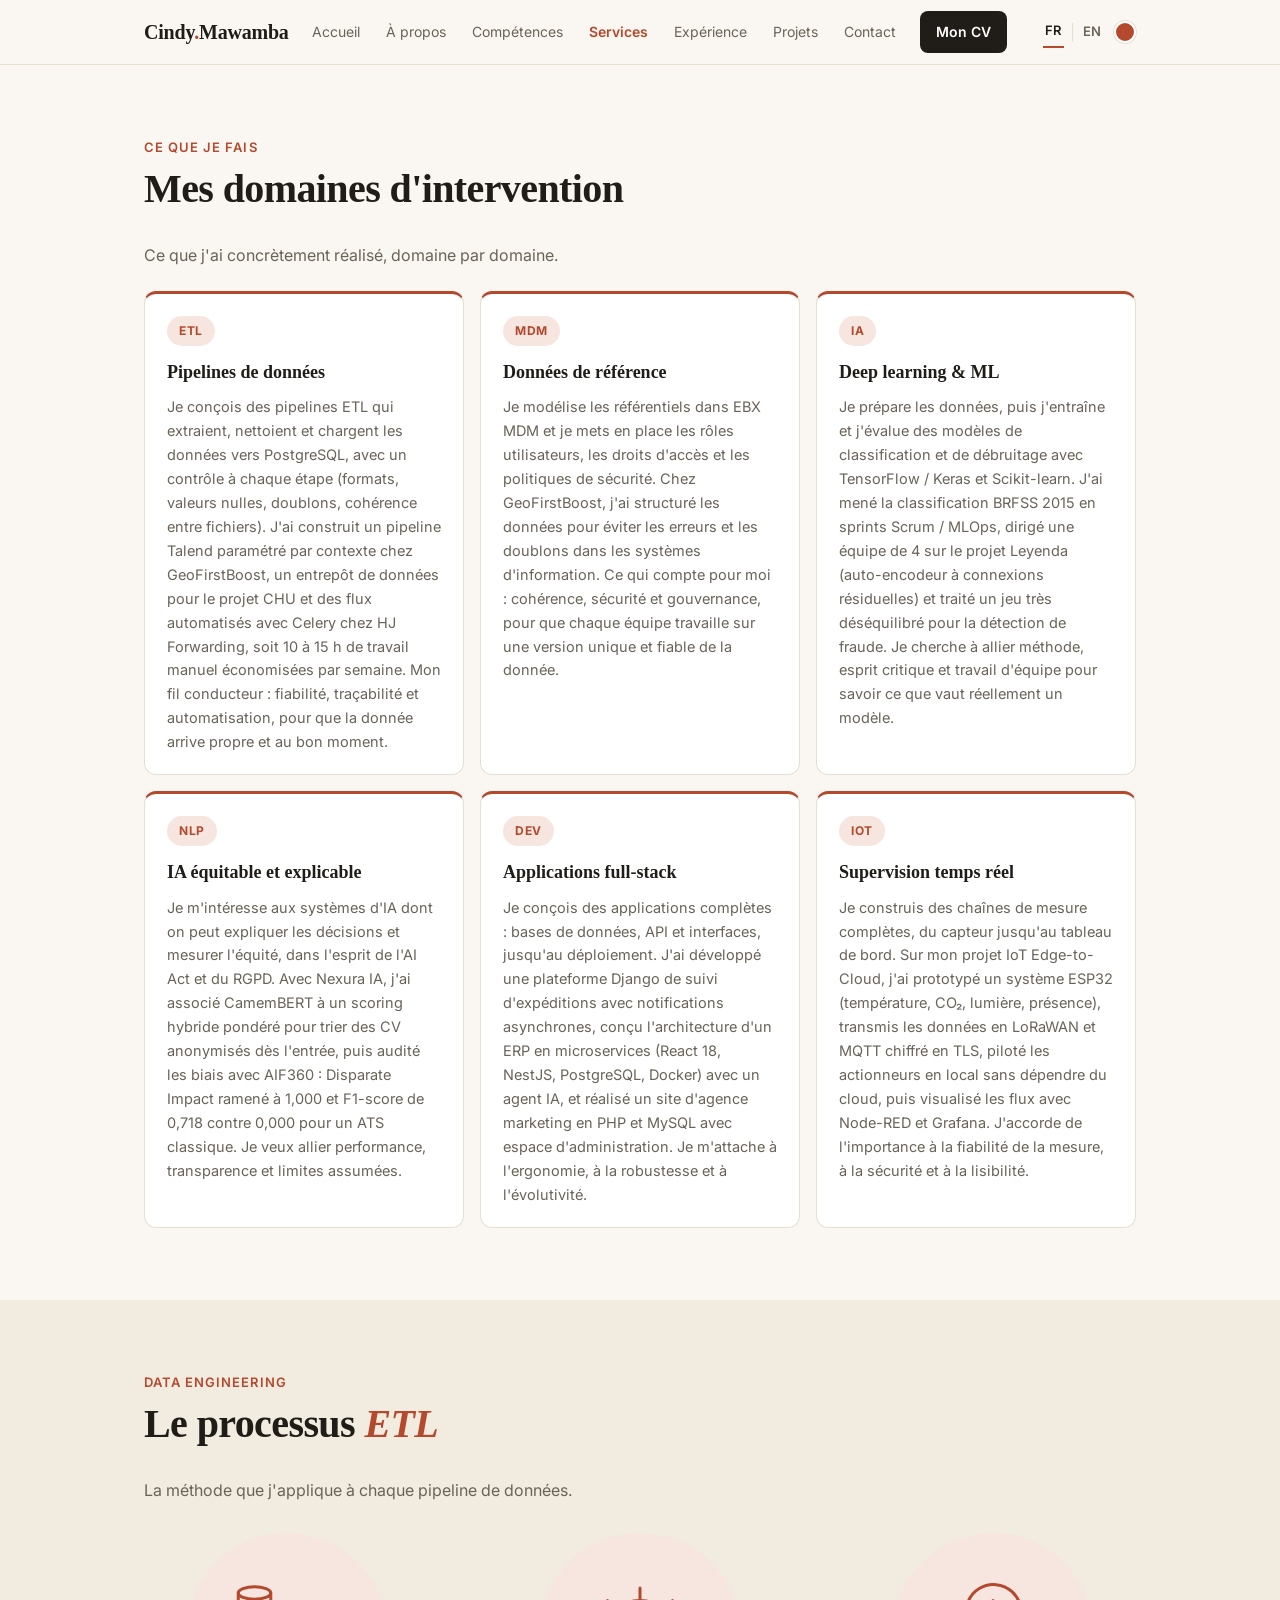
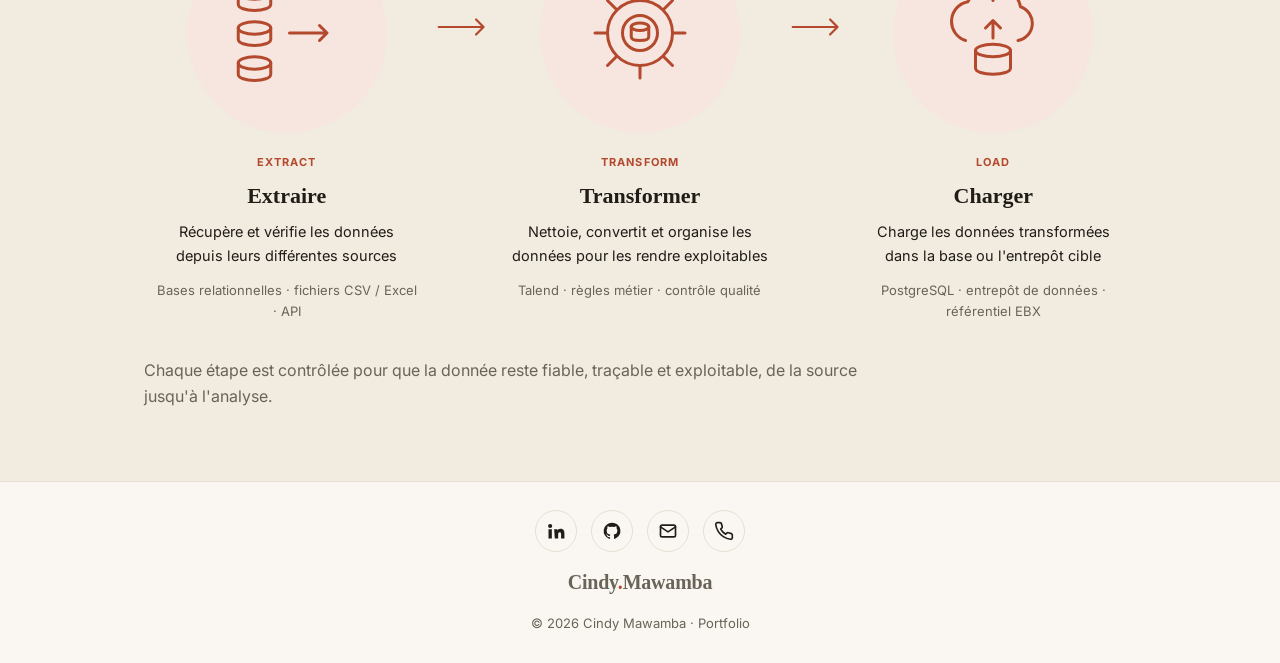
<file: services.html>
<!DOCTYPE html>
<html lang="fr">
<head>
<meta charset="utf-8">
<meta name="viewport" content="width=device-width, initial-scale=1">
<title>Services | Cindy Mawamba</title>
<meta name="description" content="Portfolio de Cindy Mawamba, élève ingénieure en Data Science & IA (CESI) : pipelines ETL, MDM, deep learning, IA responsable et développement full-stack.">
<link rel="preconnect" href="https://fonts.googleapis.com">
<link rel="preconnect" href="https://fonts.gstatic.com" crossorigin>
<link href="https://fonts.googleapis.com/css2?family=Inter:wght@400;500;600;700&family=Poppins:wght@600;700;800&family=JetBrains+Mono:wght@400;500&display=swap" rel="stylesheet">
<style>
:root{
  --bg:#faf7f2; --bg2:#f1ebe0; --card:#ffffff; --line:#e6dfd2;
  --text:#201c17; --muted:#6a6358; --accent:#b4492d; --accent-soft:#f6e6df; --accent-dark:#98391f; --accent-deep:#7d2f19;
  --radius:12px;
}
*{box-sizing:border-box;margin:0;padding:0}
html{scroll-behavior:smooth}
body{font-family:'Inter',system-ui,sans-serif;background:var(--bg);color:var(--text);line-height:1.65;-webkit-font-smoothing:antialiased}
a{color:inherit;text-decoration:none}
.wrap{max-width:1040px;margin:0 auto;padding:0 24px}
nav{position:sticky;top:0;z-index:20;background:rgba(250,247,242,.92);backdrop-filter:blur(8px);border-bottom:1px solid var(--line)}
nav .wrap{display:flex;align-items:center;justify-content:space-between;height:64px}
.logo{font-family:'Times New Roman',Times,serif;font-weight:600;font-size:20px;letter-spacing:-.01em}
.logo span{color:var(--accent)}
nav ul{display:flex;gap:26px;list-style:none;font-size:14px;color:var(--muted)}
nav ul a:hover{color:var(--accent)}
.navcta{padding:9px 16px;font-size:14px;border-radius:8px;background:var(--text);color:#fff;font-weight:600;white-space:nowrap}
.navcta:hover{background:var(--accent)}
.hero{padding:96px 0 72px}
.hero-grid{display:grid;grid-template-columns:1fr 300px;gap:48px;align-items:center}
.hero-photo img{display:block;width:100%;height:auto;border-radius:20px;border:1px solid var(--line);box-shadow:0 18px 40px rgba(60,40,20,.15);object-fit:cover;aspect-ratio:3/4}
@media(max-width:820px){.hero-grid{grid-template-columns:1fr;gap:28px}.hero-photo{order:-1}.hero-photo img{width:190px;border-radius:50%;aspect-ratio:1/1;object-position:50% 20%}}

.tag{display:inline-block;font-size:13px;font-weight:600;letter-spacing:.08em;text-transform:uppercase;color:var(--accent);margin-bottom:22px}
h1{font-family:'Times New Roman',Times,serif;font-size:clamp(38px,7vw,66px);line-height:1.08;letter-spacing:-.02em;font-weight:600}
h1 em{font-style:italic;color:var(--accent)}
.lead{max-width:620px;margin-top:24px;font-size:19px;color:var(--muted)}
.cta{display:flex;flex-wrap:wrap;gap:12px;margin-top:36px}
.btn{display:inline-flex;align-items:center;gap:8px;padding:13px 22px;border-radius:8px;font-weight:600;font-size:15px;transition:.2s}
.btn.primary{background:var(--accent);color:#fff}
.btn.primary:hover{background:var(--accent-dark)}
.btn.ghost{border:1px solid var(--text);color:var(--text)}
.btn.ghost:hover{background:var(--text);color:#fff}
.stats{display:grid;grid-template-columns:repeat(3,1fr);gap:0;margin-top:64px;border-top:1px solid var(--line);border-bottom:1px solid var(--line)}
.stat{padding:22px 20px;border-right:1px solid var(--line)}
.stat:last-child{border-right:0}
.stats-exp{margin-top:0;margin-bottom:44px}
.stat b{display:block;font-family:'Times New Roman',Times,serif;font-size:32px;font-weight:600;color:var(--text)}
.stat span{font-size:14px;color:var(--muted)}
section{padding:72px 0}
section.alt{background:var(--bg2)}
.eyebrow{font-size:13px;font-weight:600;letter-spacing:.08em;text-transform:uppercase;color:var(--accent);margin-bottom:8px}
h2{font-family:'Times New Roman',Times,serif;font-size:clamp(28px,4vw,40px);letter-spacing:-.015em;line-height:1.15;font-weight:600;margin-bottom:36px}
.about{display:grid;grid-template-columns:1.5fr 1fr;gap:48px;align-items:center}
.about h2 em{font-style:italic;color:var(--accent)}
.about-lead{font-size:18px;color:var(--text)!important}
.about-quote{margin-top:24px;padding:4px 0 4px 20px;border-left:3px solid var(--accent);font-family:'Times New Roman',Times,serif;font-size:19px;line-height:1.5;color:var(--text)}
.about-tiles{display:grid;grid-template-columns:1fr 1fr;gap:14px}
.atile{background:var(--card);border:1px solid var(--line);border-radius:var(--radius);padding:22px 18px;display:flex;flex-direction:column;gap:6px}
.atile b{font-family:'Times New Roman',Times,serif;font-size:26px;line-height:1.1;color:var(--accent);font-weight:600}
.atile:nth-child(n+3) b{font-size:19px;color:var(--text)}
.atile span{font-size:13.5px;color:var(--muted)}
@media(max-width:800px){.about{grid-template-columns:1fr;gap:28px}}
.about p{color:var(--muted);margin-bottom:16px}
.about p strong{color:var(--text)}
.facts{list-style:none;background:var(--card);border:1px solid var(--line);border-radius:var(--radius);padding:24px;align-self:start}
.facts li{padding:10px 0;border-bottom:1px solid var(--line);font-size:15px;display:flex;justify-content:space-between;gap:16px}
.facts li:last-child{border:0}
.facts li span:first-child{color:var(--muted)}
.facts li span:last-child{text-align:right;font-weight:500}
.services{display:grid;grid-template-columns:repeat(auto-fit,minmax(290px,1fr));gap:16px}
.service{background:var(--card);border:1px solid var(--line);border-radius:var(--radius);padding:26px}
.service .ico{display:inline-block;font-size:12px;font-weight:700;letter-spacing:.06em;text-transform:uppercase;color:var(--accent);background:var(--accent-soft);padding:4px 10px;border-radius:6px;margin-bottom:14px}
.service h3{font-family:'Times New Roman',Times,serif;font-size:19px;font-weight:600;margin-bottom:8px}
.service p{color:var(--muted);font-size:15px}
.skills{display:grid;grid-template-columns:repeat(auto-fit,minmax(240px,1fr));gap:16px}
.skill{background:var(--card);border:1px solid var(--line);border-radius:var(--radius);padding:24px}
.skill h3{font-family:'Times New Roman',Times,serif;font-size:17px;font-weight:600;margin-bottom:14px}
.chips{display:flex;flex-wrap:wrap;gap:8px}
.chip{font-size:12.5px;font-weight:500;padding:4px 10px;border-radius:6px;background:var(--bg2);border:1px solid var(--line);color:#4a443b}
.timeline{border-left:2px solid var(--line);padding-left:28px;display:grid;gap:40px}
.item{position:relative}
.item::before{content:"";position:absolute;left:-36px;top:8px;width:12px;height:12px;border-radius:50%;background:var(--accent);box-shadow:0 0 0 5px var(--bg)}
section.alt .item::before{box-shadow:0 0 0 5px var(--bg2)}
.item h3{font-family:'Times New Roman',Times,serif;font-size:21px;font-weight:600}
.item .meta{font-size:14px;font-weight:500;color:var(--accent);margin:4px 0 14px}
.item .ctx{color:var(--muted);margin-bottom:16px;font-size:15px}
.item ul{padding-left:18px;color:var(--muted);font-size:15px}
.item li{margin-bottom:7px}
.item li strong{color:var(--text);font-weight:600}
.item .chips{margin-top:16px}
.mission-grid{display:grid;grid-template-columns:1.6fr 1fr;gap:28px}
.mission-grid h4,.proj h4{font-size:12px;font-weight:700;text-transform:uppercase;letter-spacing:.08em;color:var(--text);margin-bottom:8px}
.impact{background:var(--accent-soft);border-radius:10px;padding:16px 18px;align-self:start}
.impact ul{list-style:none;padding:0}
.impact li{color:var(--text);margin-bottom:8px}
.impact li b{color:var(--accent);font-family:'Times New Roman',Times,serif;font-size:19px}
.sub-title{font-family:'Times New Roman',Times,serif;font-size:1.5rem;margin:40px 0 20px;color:var(--text)}
.sub-title span{font-family:"Inter",sans-serif;font-size:.7rem;font-weight:600;letter-spacing:.08em;text-transform:uppercase;color:var(--accent);margin-left:10px;border:1px solid var(--accent);border-radius:99px;padding:3px 10px;vertical-align:middle}
.projects{display:grid;grid-template-columns:repeat(auto-fit,minmax(310px,1fr));gap:20px}
.proj{background:var(--card);border:1px solid var(--line);border-radius:var(--radius);padding:28px;display:flex;flex-direction:column;transition:.2s}
.proj:hover{border-color:var(--accent);box-shadow:0 8px 24px rgba(32,28,23,.07)}
.proj .kind{font-size:12px;font-weight:600;color:var(--accent);text-transform:uppercase;letter-spacing:.07em}
.proj h3{font-family:'Times New Roman',Times,serif;font-size:22px;font-weight:600;margin:8px 0 10px;line-height:1.2}
.proj p{color:var(--muted);font-size:15px;margin-bottom:14px}
.proj ul{padding-left:18px;color:var(--muted);font-size:14.5px;margin-bottom:16px;flex:1}
.proj li{margin-bottom:6px}
.proj li strong{color:var(--text);font-weight:600}
.proj .result{font-size:14px;font-weight:500;margin-bottom:16px;padding:10px 12px;background:var(--accent-soft);border-radius:8px;color:var(--accent-deep)}
.proj.featured{grid-column:1/-1;padding:32px}
.projects{display:block;column-width:310px;column-gap:20px}
.projects .proj{break-inside:avoid;-webkit-column-break-inside:avoid;margin-bottom:20px;display:flex}
.projects .proj.featured{column-span:all}
.proj.featured h3{font-size:26px}
.metrics{display:grid;grid-template-columns:repeat(auto-fit,minmax(190px,1fr));gap:12px;margin:6px 0 22px}
.metrics div{background:var(--accent-soft);border-radius:10px;padding:14px 16px}
.metrics b{display:block;font-family:'Times New Roman',Times,serif;font-size:26px;font-weight:600;color:var(--accent);line-height:1.25}
.metrics span{font-size:13px;color:#5b4036;line-height:1.4;display:block;margin-top:2px}
.proj .note{font-size:13.5px;color:var(--muted);border-left:3px solid var(--line);padding-left:12px;margin-bottom:16px}
.shots-title{margin-top:20px}
.shots{display:grid;grid-template-columns:repeat(auto-fill,minmax(210px,1fr));gap:12px;margin:8px 0 8px}
.shot{background:var(--card);border:1px solid var(--line);border-radius:10px;padding:0;overflow:hidden;cursor:zoom-in;text-align:left;font:inherit;color:inherit;transition:.2s}
.shot:hover,.shot:focus-visible{border-color:var(--accent);box-shadow:0 6px 18px rgba(32,28,23,.08);outline:none}
.shot img{display:block;width:100%;aspect-ratio:16/10;object-fit:cover;object-position:top;background:#fff;border-bottom:1px solid var(--line)}
.shot.contain img{object-fit:contain;object-position:center}
.shot span{display:block;padding:8px 10px;font-size:12.5px;line-height:1.4;color:var(--muted)}
.item .note,.proj .note{font-size:13px;color:var(--muted);border-left:3px solid var(--line);padding-left:12px;margin:10px 0 16px}
#lb{position:fixed;inset:0;background:rgba(20,16,12,.9);display:none;align-items:center;justify-content:center;flex-direction:column;z-index:50;padding:24px;cursor:zoom-out}
#lb.open{display:flex}
#lb img{max-width:100%;max-height:80vh;border-radius:8px;background:#fff}
#lb p{color:#fff;margin-top:14px;font-size:14px;text-align:center;max-width:720px}
.poster-sec{padding:72px 0 88px}
.poster{--pn:#06112a;--cy:#4cc9f0;--mint:#7ee8c1;--gold:#f6b94a;max-width:980px;margin:0 auto;border-radius:22px;padding:34px 34px 30px;color:#fff;position:relative;overflow:hidden;
  background:linear-gradient(rgba(76,201,240,.05) 1px,transparent 1px) 0 0/36px 36px,linear-gradient(90deg,rgba(76,201,240,.05) 1px,transparent 1px) 0 0/36px 36px,radial-gradient(ellipse at 50% 0%,#12306b 0%,#08142f 55%,#050d22 100%);
  box-shadow:0 24px 60px rgba(5,13,34,.35)}
.p-term{display:flex;align-items:center;gap:8px;background:rgba(6,17,42,.8);border:1px solid rgba(76,201,240,.25);border-radius:12px;padding:12px 16px;font-family:'JetBrains Mono',monospace;font-size:14px;color:#cfe6ff}
.p-term i{width:11px;height:11px;border-radius:50%;display:inline-block}
.p-term i:nth-child(1){background:#ff5f57}.p-term i:nth-child(2){background:#febc2e}.p-term i:nth-child(3){background:#28c840}
.p-term span{margin-left:8px;overflow:hidden;text-overflow:ellipsis;white-space:nowrap}
.p-alert{text-align:center;font-family:'JetBrains Mono',monospace;font-size:13px;letter-spacing:.18em;color:var(--gold);margin:26px 0 4px}
.poster .p-title{font-family:'Poppins',sans-serif;font-weight:800;font-size:clamp(44px,10vw,104px);line-height:1.05;letter-spacing:.01em;text-align:center;color:#fff;margin:0;text-shadow:0 0 28px rgba(76,201,240,.55),0 0 60px rgba(76,201,240,.25)}
.p-sub{text-align:center;font-family:'Poppins',sans-serif;font-weight:700;letter-spacing:.2em;font-size:clamp(13px,2.4vw,22px);color:var(--cy);margin:6px 0 30px}
.p-sub b{color:var(--gold);margin:0 .35em}
.p-grid{display:grid;grid-template-columns:1fr minmax(220px,300px) 1fr;gap:26px;align-items:start}
.p-col h3{font-family:'JetBrains Mono',monospace;font-size:13px;letter-spacing:.22em;color:var(--mint);margin:0 0 12px;padding-bottom:8px;border-bottom:1px solid rgba(126,232,193,.25);font-weight:500}
.p-col.right h3{text-align:right}
.p-col ul{list-style:none;display:grid;gap:10px}
.p-col li{background:rgba(20,48,96,.55);border:1px solid rgba(76,201,240,.28);border-radius:10px;padding:12px 14px;font-weight:700;font-size:14.5px;letter-spacing:.02em;text-transform:uppercase}
.p-col.right li{background:rgba(70,52,18,.5);border-color:rgba(246,185,74,.4);color:#ffe3a8}
.p-photo{position:relative;aspect-ratio:3/4;border:2px solid #2f7bd8;border-radius:6px;background:linear-gradient(160deg,#0f2a58,#07142e);display:grid;place-items:center;box-shadow:0 0 30px rgba(47,123,216,.35)}
.p-photo::before,.p-photo::after{content:"";position:absolute;width:34px;height:34px;border:3px solid var(--mint)}
.p-photo::before{top:-10px;left:-10px;border-right:0;border-bottom:0}
.p-photo::after{bottom:-10px;right:-10px;border-left:0;border-top:0}
.p-photo img{width:100%;height:100%;object-fit:cover;display:block}
.p-photo .mono{font-family:'Poppins',sans-serif;font-weight:800;font-size:72px;color:rgba(76,201,240,.85);text-shadow:0 0 24px rgba(76,201,240,.5)}
.p-photo .scan{position:absolute;top:12px;left:12px;font-family:'JetBrains Mono',monospace;font-size:12px;background:rgba(6,17,42,.8);border:1px solid rgba(126,232,193,.4);color:var(--mint);padding:4px 10px;border-radius:6px}
.p-name{width:min(100%,360px);margin:26px auto 0;text-align:center;font-family:'Poppins',sans-serif;font-weight:700;letter-spacing:.08em;font-size:22px;padding:12px 0;border-radius:10px;background:linear-gradient(90deg,#2f6fe0,#4cb8f5)}
.p-reward{margin-top:26px;display:flex;align-items:center;gap:14px;background:linear-gradient(90deg,#f6b94a,#f3a533);color:#1b1305;border-radius:12px;padding:12px 16px;font-family:'Poppins',sans-serif;font-weight:800;font-size:clamp(14px,2.6vw,24px);letter-spacing:.03em;text-transform:uppercase}
.p-reward span{background:#101a33;color:var(--gold);font-family:'JetBrains Mono',monospace;font-size:12px;letter-spacing:.2em;padding:8px 12px;border-radius:8px;white-space:nowrap}
.p-icons{display:grid;grid-template-columns:repeat(4,1fr);gap:12px;margin:26px 0 24px;text-align:center}
.p-icons div{font-family:'Poppins',sans-serif;font-weight:700;letter-spacing:.14em;font-size:13px}
.p-icons svg{display:block;margin:0 auto 10px;width:46px;height:46px;stroke:var(--cy);fill:none;stroke-width:1.8;stroke-linecap:round;stroke-linejoin:round}
.p-cta{display:flex;flex-wrap:wrap;align-items:center;justify-content:center;gap:10px 18px;border:2px solid rgba(126,232,193,.55);border-radius:12px;padding:14px 18px;background:rgba(18,60,56,.35)}
.p-cta b{font-family:'Poppins',sans-serif;font-weight:700;letter-spacing:.12em;color:var(--mint);font-size:20px}
.p-cta span{font-weight:600;font-size:15px}
.p-cta a{background:var(--mint);color:#052018;font-weight:700;font-size:14px;padding:9px 16px;border-radius:8px}
.p-cta a:hover{background:#fff}
@media (max-width:820px){
  .poster{padding:22px 18px}
  .p-grid{grid-template-columns:1fr}
  .p-photo{width:min(260px,70%);margin:0 auto;order:-1}
  .p-col.right h3{text-align:left}
  .p-icons{grid-template-columns:1fr 1fr}
}
.steps{display:grid;grid-template-columns:repeat(auto-fit,minmax(220px,1fr));gap:16px;counter-reset:s}
.step{background:var(--card);border:1px solid var(--line);border-radius:var(--radius);padding:26px;counter-increment:s}
.step::before{content:"0" counter(s);font-family:'Times New Roman',Times,serif;font-size:28px;color:var(--accent)}
.step h3{font-family:'Times New Roman',Times,serif;font-size:18px;font-weight:600;margin:8px 0}
.step p{color:var(--muted);font-size:15px}

.short-board{background:#fff;border:1px solid var(--line);border-radius:var(--radius);padding:34px 28px 30px;margin-bottom:28px}
.sb-title{font-family:'Times New Roman',Times,serif;font-size:clamp(24px,3.4vw,34px);font-weight:700;text-align:center;margin-bottom:30px}
.sb-title em{font-style:normal;color:#2d8fd5}
.short-grid{display:grid;grid-template-columns:repeat(4,1fr);gap:0}
.sh{display:flex;flex-direction:column;align-items:center;text-align:center;padding:22px 14px;gap:8px}
.sh:nth-child(n+5){border-top:2px solid var(--text)}
.sh-ic{height:86px;display:flex;align-items:center;justify-content:center}
.sh-ic img,.sh-ic svg{max-height:86px;max-width:110px;width:auto;height:86px;object-fit:contain}
.sh-lab{font-size:13px;font-weight:800;letter-spacing:.06em;text-transform:uppercase;color:var(--accent)}
.sh b{font-family:'Times New Roman',Times,serif;font-size:17px;line-height:1.25}
.sh span{font-size:13.5px;color:var(--muted)}
@media(max-width:900px){.short-grid{grid-template-columns:repeat(2,1fr)}.sh:nth-child(n+3){border-top:1px solid var(--line)}.sh:nth-child(n+5){border-top:1px solid var(--line)}}
.foot{display:flex;flex-direction:column;align-items:center;gap:14px}
.foot-social{display:flex;gap:14px}
.foot-social a{width:42px;height:42px;border-radius:50%;border:1px solid var(--line);display:flex;align-items:center;justify-content:center;color:var(--text);transition:.2s}
.foot-social a:hover{background:var(--accent);color:#fff;border-color:var(--accent)}
.foot-social svg{width:20px;height:20px}
.ia-band{position:relative;height:420px;overflow:hidden;background:#0e1628;display:flex;align-items:center}
.ia-band video{position:absolute;inset:0;width:100%;height:100%;object-fit:cover;opacity:.9}
.ia-over{position:relative;z-index:1;max-width:1100px;margin:0 auto;padding:0 24px;width:100%;text-shadow:0 2px 18px rgba(0,0,0,.6)}
.ia-over h2{color:#fff;margin-bottom:0;font-size:clamp(28px,4.4vw,48px)}
.ia-over .eyebrow{color:#ff9a78}
@media(max-width:700px){.ia-band{height:320px}}
.tech-groups{margin-top:34px}
.chip.tech{background:#fff;border:1px solid var(--line);font-weight:600}
.tg{margin-bottom:18px}
.tg h4{font-size:12px;font-weight:700;letter-spacing:.1em;text-transform:uppercase;color:var(--accent);margin-bottom:10px}
.tp-row{display:flex;flex-wrap:wrap;gap:10px}
.tp{display:flex;align-items:center;background:var(--card);border:1px solid var(--line);border-radius:999px;padding:8px 16px}
.tp-m{width:30px;height:30px;border-radius:8px;color:#fff;font-size:12px;font-weight:700;display:flex;align-items:center;justify-content:center;font-family:Inter,sans-serif}
.tp b{font-size:14px;font-weight:600}
.etl-flow{display:grid;grid-template-columns:1fr auto 1fr auto 1fr auto 1fr;gap:10px;align-items:stretch}
.etl-step{background:var(--card);border:1px solid var(--line);border-radius:var(--radius);padding:24px 20px;position:relative;display:flex;flex-direction:column;gap:6px}
.etl-n{position:absolute;top:14px;right:16px;font-family:'Times New Roman',Times,serif;font-size:30px;color:var(--line);font-weight:700}
.etl-ic svg{width:44px;height:44px}
.etl-en{font-size:11px;font-weight:700;letter-spacing:.1em;text-transform:uppercase;color:var(--accent);margin-top:8px}
.etl-step b{font-family:'Times New Roman',Times,serif;font-size:22px}
.etl-step p{font-size:14.5px;color:var(--text)}
.etl-step span{font-size:13px;color:var(--muted);margin-top:auto;padding-top:8px;border-top:1px dashed var(--line)}
.etl-arrow{display:flex;align-items:center;font-size:26px;color:var(--accent)}
.etl-note{margin-top:26px;color:var(--muted);max-width:760px}
.etl-flow{display:grid!important;grid-template-columns:1fr auto 1fr auto 1fr!important;gap:6px!important;align-items:start!important}
.etl-step{background:none!important;border:0!important;padding:8px 10px!important;align-items:center;text-align:center}
.etl-circle{width:200px;height:200px;border-radius:50%;background:var(--accent-soft);display:flex;align-items:center;justify-content:center;margin:0 auto 14px}
.etl-circle svg{width:150px;height:150px}
.etl-en{margin-top:0!important}
.etl-step p{max-width:270px}
.etl-step span{border-top:0!important;margin-top:6px!important;padding-top:0!important}
.etl-arrow{padding-top:90px!important}
.etl-arrow svg{width:56px;height:24px}
@media(max-width:900px){.etl-flow{grid-template-columns:1fr!important}.etl-arrow{padding-top:0!important;justify-content:center;transform:rotate(90deg);height:30px}}
#etl h2 em{font-style:italic;color:var(--accent)}
@media(max-width:900px){.etl-flow{grid-template-columns:1fr}.etl-arrow{justify-content:center;transform:rotate(90deg);height:20px}}
.hero-role{font-family:'Times New Roman',Times,serif;font-size:clamp(20px,2.6vw,28px);color:var(--accent);font-style:italic;margin:-4px 0 18px}
@media(min-width:0px){.services{grid-template-columns:repeat(3,1fr)!important;gap:16px!important;max-width:none}}
.service{display:flex;flex-direction:column;gap:12px;padding:22px 22px 20px;border-top:3px solid var(--accent);position:relative;transition:.2s}
.service:hover{transform:translateY(-3px);box-shadow:0 10px 26px rgba(32,28,23,.08)}
.service .ico{align-self:flex-start;min-width:0;margin:0;font-size:12px;padding:5px 12px;border-radius:999px}
.svc-body h3{margin-bottom:8px;font-size:18px}
.svc-body ul{list-style:none;display:grid;gap:5px}
.svc-body li{color:var(--muted);font-size:14px;line-height:1.45;padding-left:16px;position:relative}
.svc-body li:before{content:"";position:absolute;left:0;top:.6em;width:6px;height:6px;border-radius:50%;background:var(--accent)}
@media(max-width:900px){.services{grid-template-columns:repeat(2,1fr)!important}}
@media(max-width:600px){.services{grid-template-columns:1fr!important}}
.exp-intro{max-width:820px;color:var(--muted);margin:-14px 0 30px;font-size:17px}
.tool-board{margin-top:8px}
.tool-title{font-family:'Times New Roman',Times,serif;font-size:24px;font-weight:700;margin-bottom:20px}
.tool-grid{display:grid;grid-template-columns:repeat(4,1fr);gap:16px}
.tl{background:var(--card);border:1px solid var(--line);border-radius:var(--radius);padding:22px 20px;display:flex;flex-direction:column;gap:6px}
.tl-ic{height:64px;display:flex;align-items:center;margin-bottom:8px}
.tl-ic img,.tl-ic svg{max-height:64px;max-width:110px;width:auto;object-fit:contain}
.tl-ic svg{height:56px}
.tl-lab{font-size:11px;font-weight:700;letter-spacing:.1em;text-transform:uppercase;color:var(--accent)}
.tl b{font-family:'Times New Roman',Times,serif;font-size:19px;line-height:1.25}
.tl span{font-size:14px;color:var(--muted)}
@media(max-width:900px){.tool-grid{grid-template-columns:repeat(2,1fr)}}
.logo-board{background:#fff;border:1px solid var(--line);border-radius:var(--radius);padding:32px 28px;margin-bottom:28px}
.lb-title{font-family:'Times New Roman',Times,serif;font-size:clamp(22px,3vw,30px);font-weight:700;text-align:center;margin-bottom:26px;letter-spacing:.01em}
.lb-title em{font-style:normal;color:var(--accent)}
.logo-grid{display:flex;flex-wrap:wrap;justify-content:center;gap:26px 10px}
.lg{width:calc(25% - 10px)}
.lb-title2{font-family:'Times New Roman',Times,serif;font-size:22px;font-weight:700;text-align:center;margin-bottom:22px}
.lg{display:flex;flex-direction:column;align-items:center;gap:10px;text-align:center}
.lg-img{height:84px;width:100%;display:flex;align-items:center;justify-content:center}
.lg-img svg{height:70px;width:auto;max-width:120px}
.lg-img img{max-height:84px;max-width:120px;width:auto;height:auto;object-fit:contain}
.lg span{font-size:12.5px;font-weight:700;letter-spacing:.06em;text-transform:uppercase;color:var(--text)}
@media(max-width:700px){.lg{width:calc(50% - 10px)}.logo-board{padding:24px 16px}}
.brief{display:grid;grid-template-columns:repeat(4,1fr);gap:16px;margin-top:8px}
.brief .tile{background:var(--card);border:1px solid var(--line);border-radius:var(--radius);padding:22px 20px}
.brief .tile small{display:block;font-size:11px;font-weight:700;letter-spacing:.1em;text-transform:uppercase;color:var(--accent);margin-bottom:6px}
.brief .tile b{display:block;font-family:'Times New Roman',Times,serif;font-size:20px;line-height:1.25;margin-bottom:8px}
.brief .tile span{font-size:14px;color:var(--muted)}
@media(max-width:900px){.brief{grid-template-columns:repeat(2,1fr)}}
.contact-cards{display:grid;grid-template-columns:repeat(3,1fr);gap:16px;margin:36px auto 28px;max-width:900px;text-align:center}
.contact-cards .cc{background:var(--card);border:1px solid var(--line);border-radius:var(--radius);padding:22px 16px}
.contact-cards .cc small{display:block;font-size:11px;font-weight:700;letter-spacing:.1em;text-transform:uppercase;color:var(--accent);margin-bottom:6px}
.contact-cards .cc b{display:block;font-family:'Times New Roman',Times,serif;font-size:18px;word-break:break-word}
.contact-cards .cc span{display:block;font-size:14px;color:var(--muted);margin-top:6px}
.contact-cards a{color:inherit}
.cform{max-width:900px;margin:0 auto 28px;background:var(--card);border:1px solid var(--line);border-radius:var(--radius);padding:30px;text-align:left}
.cform h3{font-family:'Times New Roman',Times,serif;font-size:22px;margin-bottom:16px}
.cform input,.cform textarea{width:100%;font:inherit;padding:13px 14px;margin-bottom:12px;border:1px solid var(--line);border-radius:8px;background:var(--bg);color:var(--text)}
.cform input:focus,.cform textarea:focus{outline:2px solid var(--accent);outline-offset:1px}
.cform textarea{min-height:130px;resize:vertical}
.cform .count{font-size:13px;color:var(--muted);margin:-4px 0 14px}
.cform button{cursor:pointer;border:0;font:inherit;font-weight:600}
.cmap{max-width:900px;margin:0 auto;border-radius:var(--radius);overflow:hidden;border:1px solid var(--line)}
.cmap iframe{display:block;width:100%;height:300px;border:0}
@media(max-width:700px){.contact-cards{grid-template-columns:1fr}.cform{padding:22px}}
.contact{text-align:center}
.contact p{color:var(--muted);max-width:520px;margin:0 auto 32px}
.contact .cta{justify-content:center}
footer{padding:28px 0;border-top:1px solid var(--line);text-align:center;font-size:13px;color:var(--muted)}
.reveal{opacity:0;transform:translateY(14px);transition:opacity .5s ease,transform .5s ease}
.reveal.in{opacity:1;transform:none}
@media (prefers-reduced-motion:reduce){.reveal{opacity:1;transform:none;transition:none}html{scroll-behavior:auto}}
@media (max-width:760px){
  nav ul{display:none}
  .mission-grid{grid-template-columns:1fr}
  .stats{grid-template-columns:1fr 1fr}
  .stat:nth-child(2){border-right:0}
  .stat:nth-child(-n+2){border-bottom:1px solid var(--line)}
  .stat:nth-child(3){grid-column:1/-1}
  .hero{padding:64px 0 48px}
}
nav ul a.active{color:var(--accent);font-weight:600}
@media(max-width:900px){nav .wrap{height:auto;flex-wrap:wrap;padding-top:10px;padding-bottom:4px;row-gap:4px}nav ul{display:flex!important;order:3;width:100%;overflow-x:auto;gap:20px;padding:8px 0 10px;white-space:nowrap}.navcta{padding:7px 12px}}

.svc-body p{color:var(--muted);font-size:14.5px;line-height:1.65}
.sec-sub{color:var(--muted);font-size:16px;margin:-6px 0 22px;max-width:640px}
</style>
<link rel="stylesheet" href="responsive.css">
<script src="i18n.js"></script>
</head>
<body>
<nav>
  <div class="wrap">
    <a href="index.html" class="logo">Cindy<span>.</span>Mawamba</a>
    <ul><li><a href="index.html">Accueil</a></li><li><a href="a-propos.html">À propos</a></li><li><a href="competences.html">Compétences</a></li><li><a href="services.html" class="active">Services</a></li><li><a href="experience.html">Expérience</a></li><li><a href="projets.html">Projets</a></li><li><a href="contact.html">Contact</a></li></ul>
    <a class="navcta" href="CV_Cindy_Mawamba.pdf">Mon CV</a>
  </div>
</nav>

<section id="services">
  <div class="wrap reveal">
    <div class="eyebrow">ce que je fais</div>
    <h2>Mes domaines d'intervention</h2>
    <p class="sec-sub">Ce que j'ai concrètement réalisé, domaine par domaine.</p>
    <div class="services">
      <div class="service"><div class="ico">ETL</div><div class="svc-body"><h3>Pipelines de données</h3><p>Je conçois des pipelines ETL qui extraient, nettoient et chargent les données vers PostgreSQL, avec un contrôle à chaque étape (formats, valeurs nulles, doublons, cohérence entre fichiers). J'ai construit un pipeline Talend paramétré par contexte chez GeoFirstBoost, un entrepôt de données pour le projet CHU et des flux automatisés avec Celery chez HJ Forwarding, soit 10 à 15 h de travail manuel économisées par semaine. Mon fil conducteur : fiabilité, traçabilité et automatisation, pour que la donnée arrive propre et au bon moment.</p></div></div>
      <div class="service"><div class="ico">MDM</div><div class="svc-body"><h3>Données de référence</h3><p>Je modélise les référentiels dans EBX MDM et je mets en place les rôles utilisateurs, les droits d'accès et les politiques de sécurité. Chez GeoFirstBoost, j'ai structuré les données pour éviter les erreurs et les doublons dans les systèmes d'information. Ce qui compte pour moi : cohérence, sécurité et gouvernance, pour que chaque équipe travaille sur une version unique et fiable de la donnée.</p></div></div>
      <div class="service"><div class="ico">IA</div><div class="svc-body"><h3>Deep learning &amp; ML</h3><p>Je prépare les données, puis j'entraîne et j'évalue des modèles de classification et de débruitage avec TensorFlow / Keras et Scikit-learn. J'ai mené la classification BRFSS 2015 en sprints Scrum / MLOps, dirigé une équipe de 4 sur le projet Leyenda (auto-encodeur à connexions résiduelles) et traité un jeu très déséquilibré pour la détection de fraude. Je cherche à allier méthode, esprit critique et travail d'équipe pour savoir ce que vaut réellement un modèle.</p></div></div>
      <div class="service"><div class="ico">NLP</div><div class="svc-body"><h3>IA équitable et explicable</h3><p>Je m'intéresse aux systèmes d'IA dont on peut expliquer les décisions et mesurer l'équité, dans l'esprit de l'AI Act et du RGPD. Avec Nexura IA, j'ai associé CamemBERT à un scoring hybride pondéré pour trier des CV anonymisés dès l'entrée, puis audité les biais avec AIF360 : Disparate Impact ramené à 1,000 et F1-score de 0,718 contre 0,000 pour un ATS classique. Je veux allier performance, transparence et limites assumées.</p></div></div>
      <div class="service"><div class="ico">Dev</div><div class="svc-body"><h3>Applications full-stack</h3><p>Je conçois des applications complètes : bases de données, API et interfaces, jusqu'au déploiement. J'ai développé une plateforme Django de suivi d'expéditions avec notifications asynchrones, conçu l'architecture d'un ERP en microservices (React 18, NestJS, PostgreSQL, Docker) avec un agent IA, et réalisé un site d'agence marketing en PHP et MySQL avec espace d'administration. Je m'attache à l'ergonomie, à la robustesse et à l'évolutivité.</p></div></div>
      <div class="service"><div class="ico">IoT</div><div class="svc-body"><h3>Supervision temps réel</h3><p>Je construis des chaînes de mesure complètes, du capteur jusqu'au tableau de bord. Sur mon projet IoT Edge-to-Cloud, j'ai prototypé un système ESP32 (température, CO₂, lumière, présence), transmis les données en LoRaWAN et MQTT chiffré en TLS, piloté les actionneurs en local sans dépendre du cloud, puis visualisé les flux avec Node-RED et Grafana. J'accorde de l'importance à la fiabilité de la mesure, à la sécurité et à la lisibilité.</p></div></div>
    </div>
  </div>
</section>

<section id="etl" class="alt">
  <div class="wrap reveal">
    <div class="eyebrow">data engineering</div>
    <h2 id="etl-h">Le processus <em>ETL</em></h2>
    <p class="sec-sub">La méthode que j'applique à chaque pipeline de données.</p>
    <div class="etl-flow"><div class="etl-step"><div class="etl-circle"><svg viewBox="0 0 120 120" fill="none" stroke="var(--accent)" stroke-width="2.4" stroke-linecap="round" stroke-linejoin="round"><g><ellipse cx="34" cy="28" rx="13" ry="5"/><path d="M21 28v9c0 3 6 5 13 5s13-2 13-5v-9"/><ellipse cx="34" cy="56" rx="13" ry="5"/><path d="M21 56v9c0 3 6 5 13 5s13-2 13-5v-9"/><ellipse cx="34" cy="84" rx="13" ry="5"/><path d="M21 84v9c0 3 6 5 13 5s13-2 13-5v-9"/></g><path d="M62 60h30m-6-6l6 6-6 6"/></svg></div><div class="etl-en">Extract</div><b>Extraire</b><p>Récupère et vérifie les données depuis leurs différentes sources</p><span>Bases relationnelles · fichiers CSV / Excel · API</span></div><div class="etl-arrow" aria-hidden="true"><svg viewBox="0 0 60 24" fill="none" stroke="var(--accent)" stroke-width="2.4" stroke-linecap="round" stroke-linejoin="round"><path d="M4 12h48m-8-8l8 8-8 8"/></svg></div><div class="etl-step"><div class="etl-circle"><svg viewBox="0 0 120 120" fill="none" stroke="var(--accent)" stroke-width="2.4" stroke-linecap="round" stroke-linejoin="round"><circle cx="60" cy="60" r="14"/><path d="M60 24v10M60 86v10M24 60h10M86 60h10M34 34l7 7M79 79l7 7M86 34l-7 7M41 79l-7 7"/><circle cx="60" cy="60" r="26"/><ellipse cx="60" cy="55" rx="7" ry="3"/><path d="M53 55v8c0 2 3 3 7 3s7-1 7-3v-8"/></svg></div><div class="etl-en">Transform</div><b>Transformer</b><p>Nettoie, convertit et organise les données pour les rendre exploitables</p><span>Talend · règles métier · contrôle qualité</span></div><div class="etl-arrow" aria-hidden="true"><svg viewBox="0 0 60 24" fill="none" stroke="var(--accent)" stroke-width="2.4" stroke-linecap="round" stroke-linejoin="round"><path d="M4 12h48m-8-8l8 8-8 8"/></svg></div><div class="etl-step"><div class="etl-circle"><svg viewBox="0 0 120 120" fill="none" stroke="var(--accent)" stroke-width="2.4" stroke-linecap="round" stroke-linejoin="round"><path d="M38 66a16 16 0 0 1 2-31 22 22 0 0 1 42 4 14 14 0 0 1-2 27"/><path d="M60 34v0"/><path d="M60 64V50m-6 6l6-6 6 6"/><ellipse cx="60" cy="74" rx="14" ry="5"/><path d="M46 74v14c0 3 6 5 14 5s14-2 14-5V74"/></svg></div><div class="etl-en">Load</div><b>Charger</b><p>Charge les données transformées dans la base ou l'entrepôt cible</p><span>PostgreSQL · entrepôt de données · référentiel EBX</span></div></div>
    <p class="etl-note">Chaque étape est contrôlée pour que la donnée reste fiable, traçable et exploitable, de la source jusqu'à l'analyse.</p>
  </div>
</section>

<footer>
  <div class="wrap foot">
    <div class="foot-social">
      <a href="https://www.linkedin.com/in/cindy-mawamba" target="_blank" rel="noopener" aria-label="LinkedIn"><svg viewBox="0 0 24 24" fill="currentColor"><path d="M4.98 3.5a2.5 2.5 0 1 1 0 5 2.5 2.5 0 0 1 0-5zM3 9.75h4V21H3zM9.75 9.75h3.8v1.6h.06c.53-1 1.82-2.05 3.75-2.05 4 0 4.74 2.64 4.74 6.07V21h-4v-4.9c0-1.17-.02-2.67-1.63-2.67-1.63 0-1.88 1.27-1.88 2.59V21h-4z"/></svg></a>
      <a href="https://github.com/cindyelfrid" target="_blank" rel="noopener" aria-label="GitHub"><svg viewBox="0 0 24 24" fill="currentColor"><path d="M12 2a10 10 0 0 0-3.16 19.49c.5.09.68-.22.68-.48v-1.7c-2.78.6-3.37-1.34-3.37-1.34-.45-1.15-1.11-1.46-1.11-1.46-.9-.62.07-.6.07-.6 1 .07 1.53 1.03 1.53 1.03.89 1.52 2.34 1.08 2.9.83.09-.65.35-1.08.63-1.33-2.22-.25-4.55-1.11-4.55-4.94 0-1.09.39-1.98 1.03-2.68-.1-.25-.45-1.27.1-2.64 0 0 .84-.27 2.75 1.02a9.5 9.5 0 0 1 5 0c1.91-1.29 2.75-1.02 2.75-1.02.55 1.37.2 2.39.1 2.64.64.7 1.03 1.59 1.03 2.68 0 3.84-2.34 4.69-4.57 4.94.36.31.68.92.68 1.85v2.75c0 .27.18.58.69.48A10 10 0 0 0 12 2z"/></svg></a>
      <a href="mailto:cindyelfrid.mawambamadage@viacesi.fr" aria-label="E-mail"><svg viewBox="0 0 24 24" fill="none" stroke="currentColor" stroke-width="2" stroke-linecap="round" stroke-linejoin="round"><rect x="3" y="5" width="18" height="14" rx="2"/><path d="M3 7l9 6 9-6"/></svg></a>
      <a href="tel:+33752075528" aria-label="Téléphone"><svg viewBox="0 0 24 24" fill="none" stroke="currentColor" stroke-width="2" stroke-linecap="round" stroke-linejoin="round"><path d="M22 16.9v3a2 2 0 0 1-2.2 2 19.8 19.8 0 0 1-8.6-3.1 19.5 19.5 0 0 1-6-6A19.8 19.8 0 0 1 2.1 4.2 2 2 0 0 1 4.1 2h3a2 2 0 0 1 2 1.7c.1.9.4 1.8.7 2.7a2 2 0 0 1-.5 2.1L8 9.800a16 16 0 0 0 6 6l1.300-1.300a2 2 0 0 1 2.100-.4c.9.3 1.800.6 2.700.7a2 2 0 0 1 1.700 2z"/></svg></a>
    </div>
    <a href="index.html" class="logo">Cindy<span>.</span>Mawamba</a>
    <div>© <span id="year"></span> Cindy Mawamba · Portfolio</div>
  </div>
</footer>

<script>
document.getElementById('year').textContent = new Date().getFullYear();
var els = document.querySelectorAll('.reveal');
if ('IntersectionObserver' in window) {
  var io = new IntersectionObserver(function(entries){
    entries.forEach(function(e){ if (e.isIntersecting) { e.target.classList.add('in'); io.unobserve(e.target); } });
  }, {threshold: 0.05});
  els.forEach(function(el){ io.observe(el); });
} else {
  els.forEach(function(el){ el.classList.add('in'); });
}
</script>
</body>
</html>
</file>
<file: responsive.css>
/* Ajustements d'affichage : téléphone, tablette, Mac / Windows */
html{-webkit-text-size-adjust:100%;text-size-adjust:100%}
img,svg,video,canvas,iframe{max-width:100%}
img,video{height:auto}
body{overflow-x:hidden}
h1,h2,h3,p,li,a,b,span{overflow-wrap:break-word}
.hero-text,.hero-grid>*{min-width:0}
@media(min-width:821px){.hero-grid{grid-template-columns:minmax(0,1fr) minmax(0,540px)!important}}
@media(min-width:821px) and (max-width:1120px){.hero .hero-text .cta{flex-wrap:wrap!important}}
@media(max-width:400px){.hero .hero-text .cta{flex-wrap:wrap!important}.hero .hero-text .cta .btn{font-size:13px!important;padding:10px 12px!important}}
@media(max-width:480px){.short-grid{grid-template-columns:1fr!important}.tool-grid{grid-template-columns:1fr!important}.stats{grid-template-columns:1fr!important}}
.btn{max-width:100%;white-space:normal;text-align:center}
.cta{flex-wrap:wrap}
@media(max-width:600px){.btn,.navcta,button,input,textarea,select{min-height:44px}nav ul a{display:inline-block;padding:6px 2px}}
input,textarea,select{font-size:16px;max-width:100%}
@media(min-width:1500px){.wrap{max-width:1200px}}
@media(min-width:2000px){.wrap{max-width:1360px}}
@media(max-width:480px){.sh{border-top:1px solid var(--line)}.sh:first-child{border-top:0}}
@media(max-width:900px){nav ul{flex-wrap:wrap!important;overflow:visible!important;white-space:normal!important;gap:2px 18px!important;padding:6px 0 8px!important}}
@media(max-width:600px){nav .wrap{gap:8px;column-gap:8px}nav .logo{font-size:19px;white-space:nowrap;flex:0 1 auto}nav .navcta{padding:7px 11px;font-size:13px;min-height:0;margin-left:auto}.ctl{margin-left:0!important}}
.ctl button{min-height:0!important}
.pal-b,.pal-m button{min-width:0}
@media(max-width:600px){
 .cc b,.cc b a{font-size:14.5px!important;overflow-wrap:anywhere;word-break:normal}
 .cta .btn.primary,.btn.primary{font-size:13.5px;overflow-wrap:anywhere;width:auto;max-width:100%;padding-left:14px;padding-right:14px}
}
</file>
